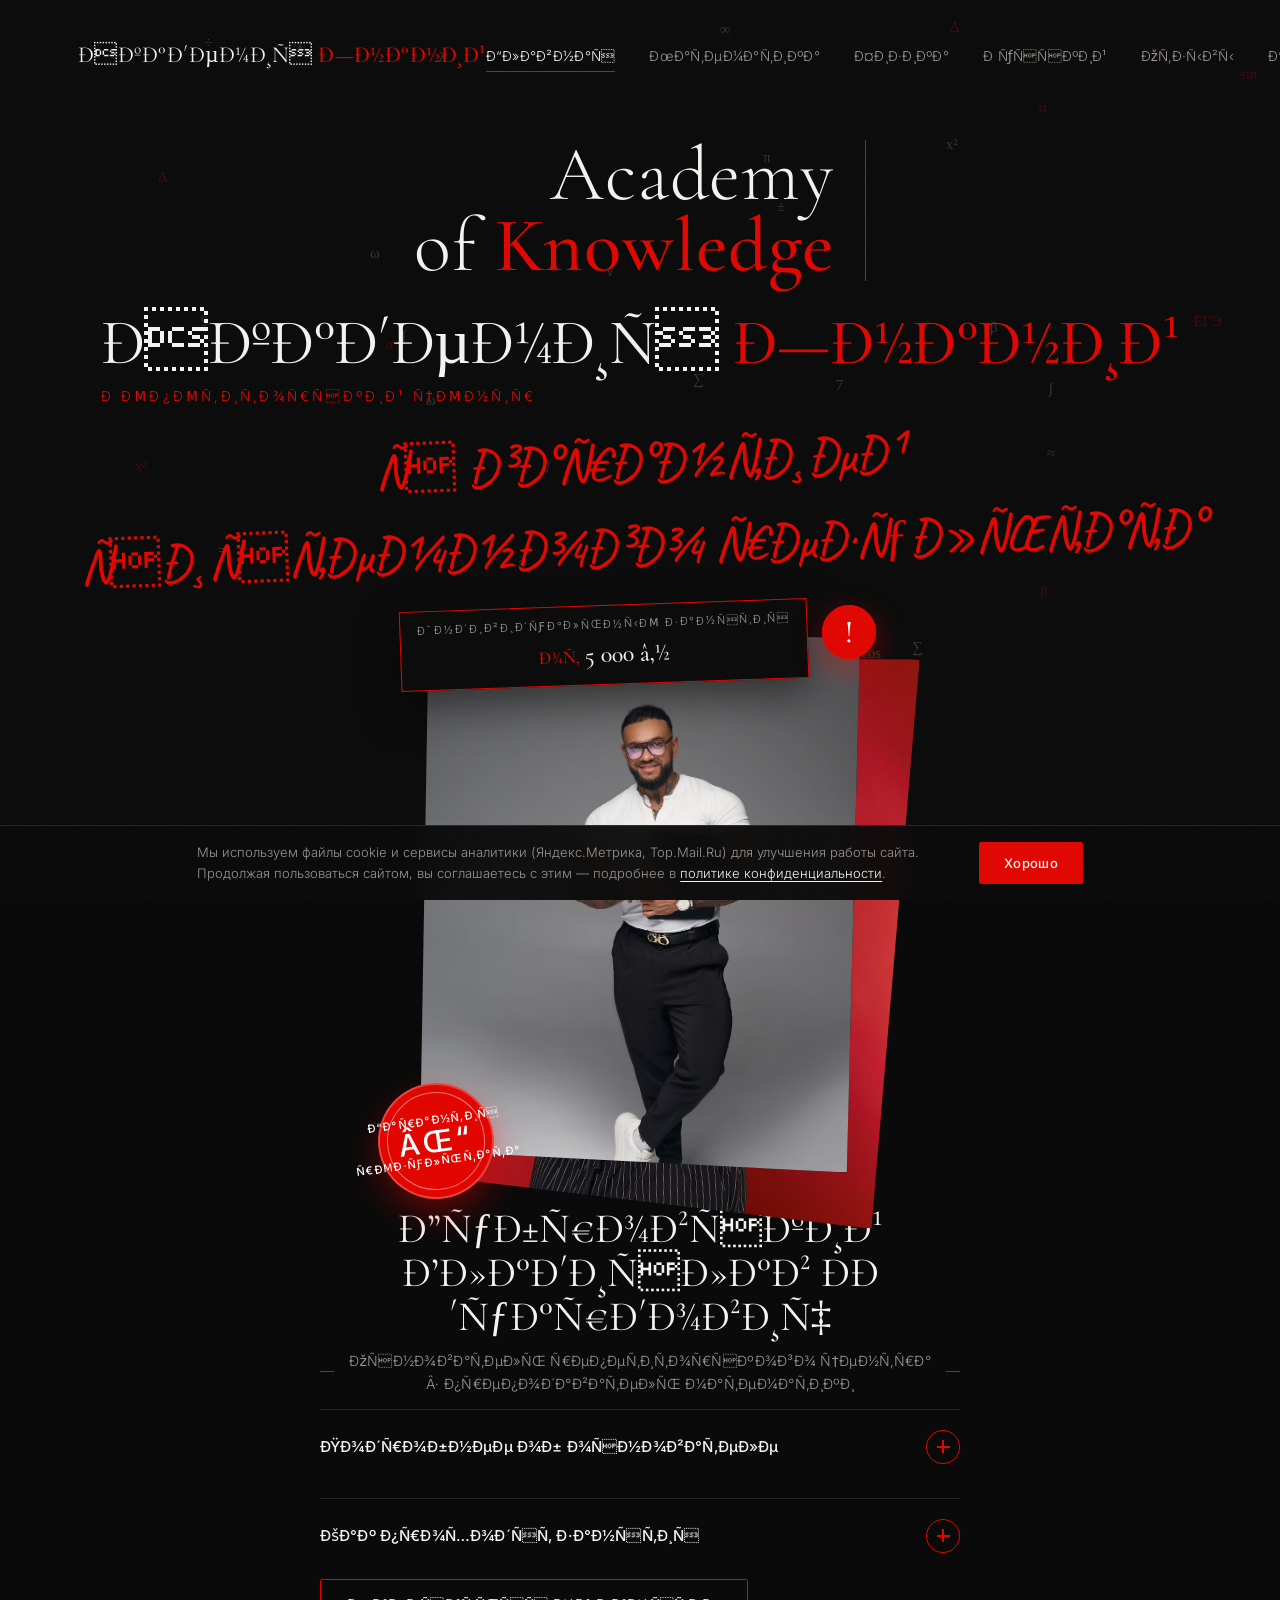
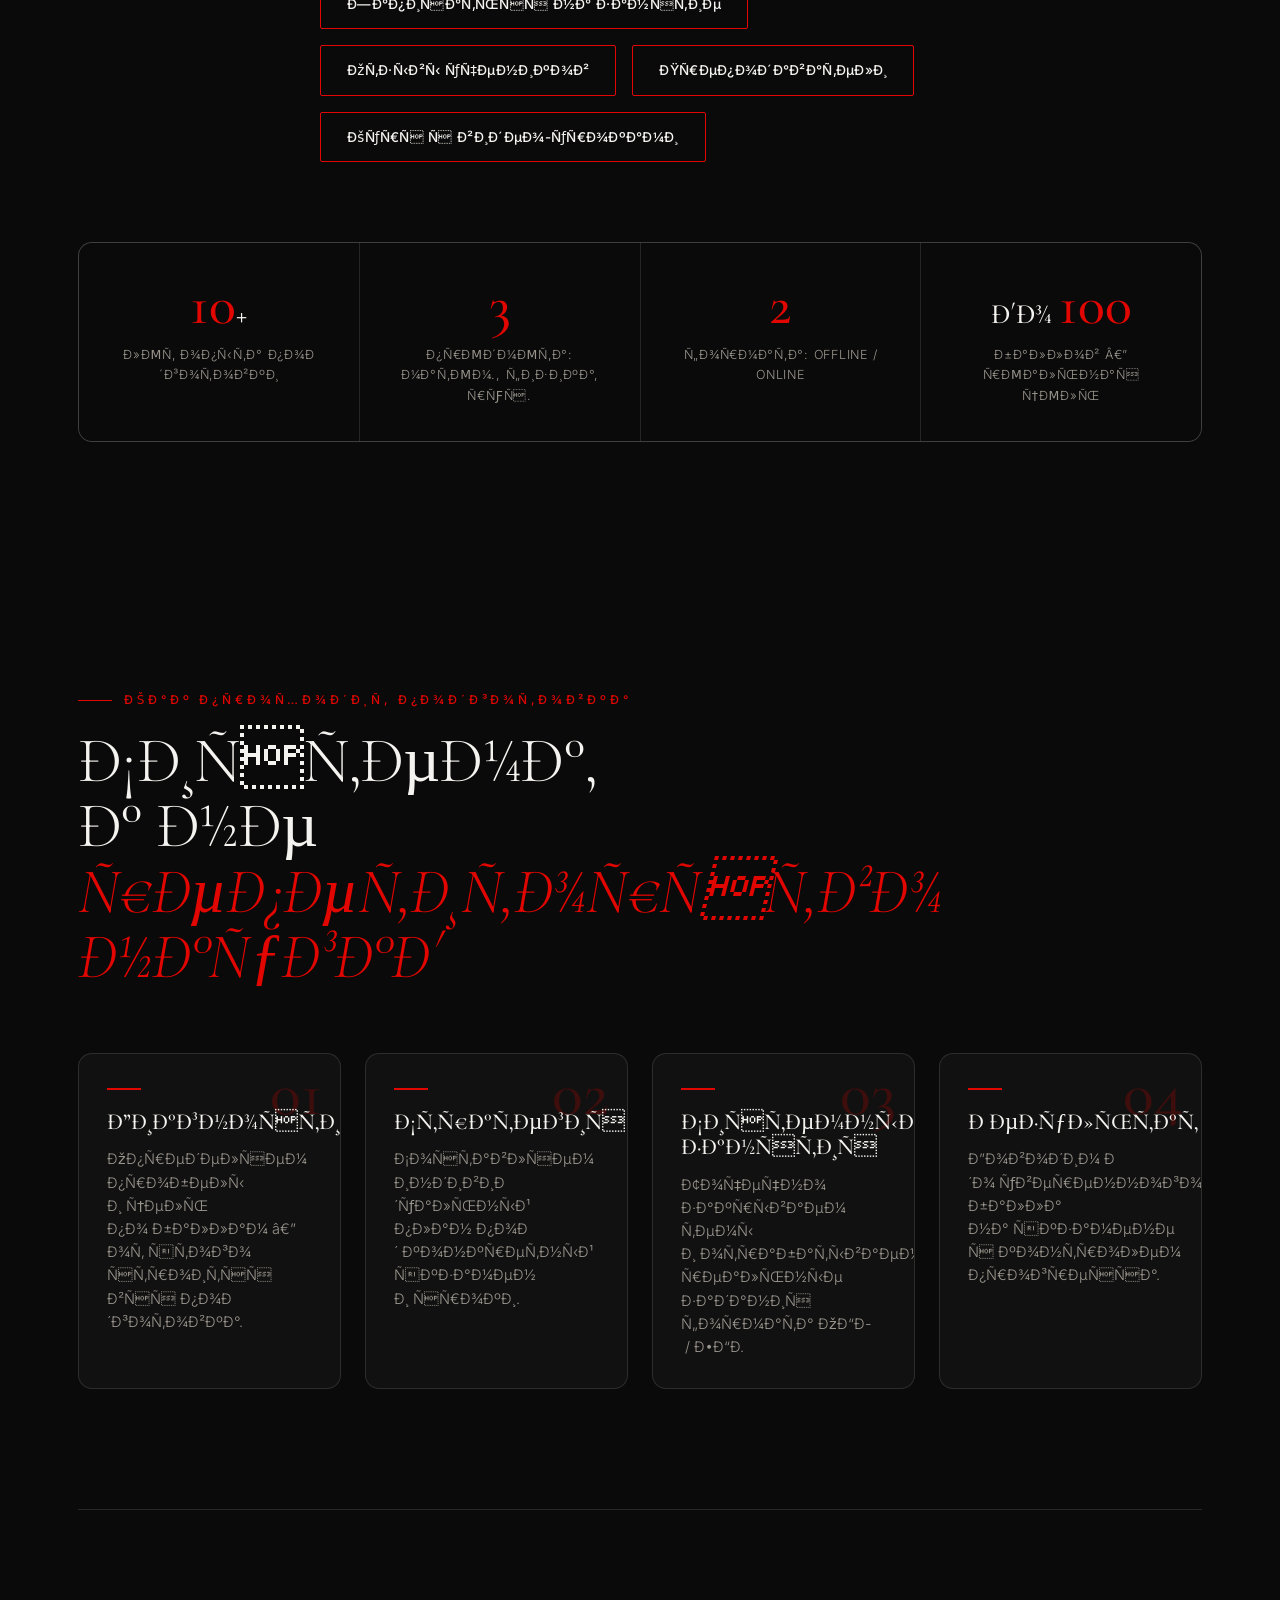
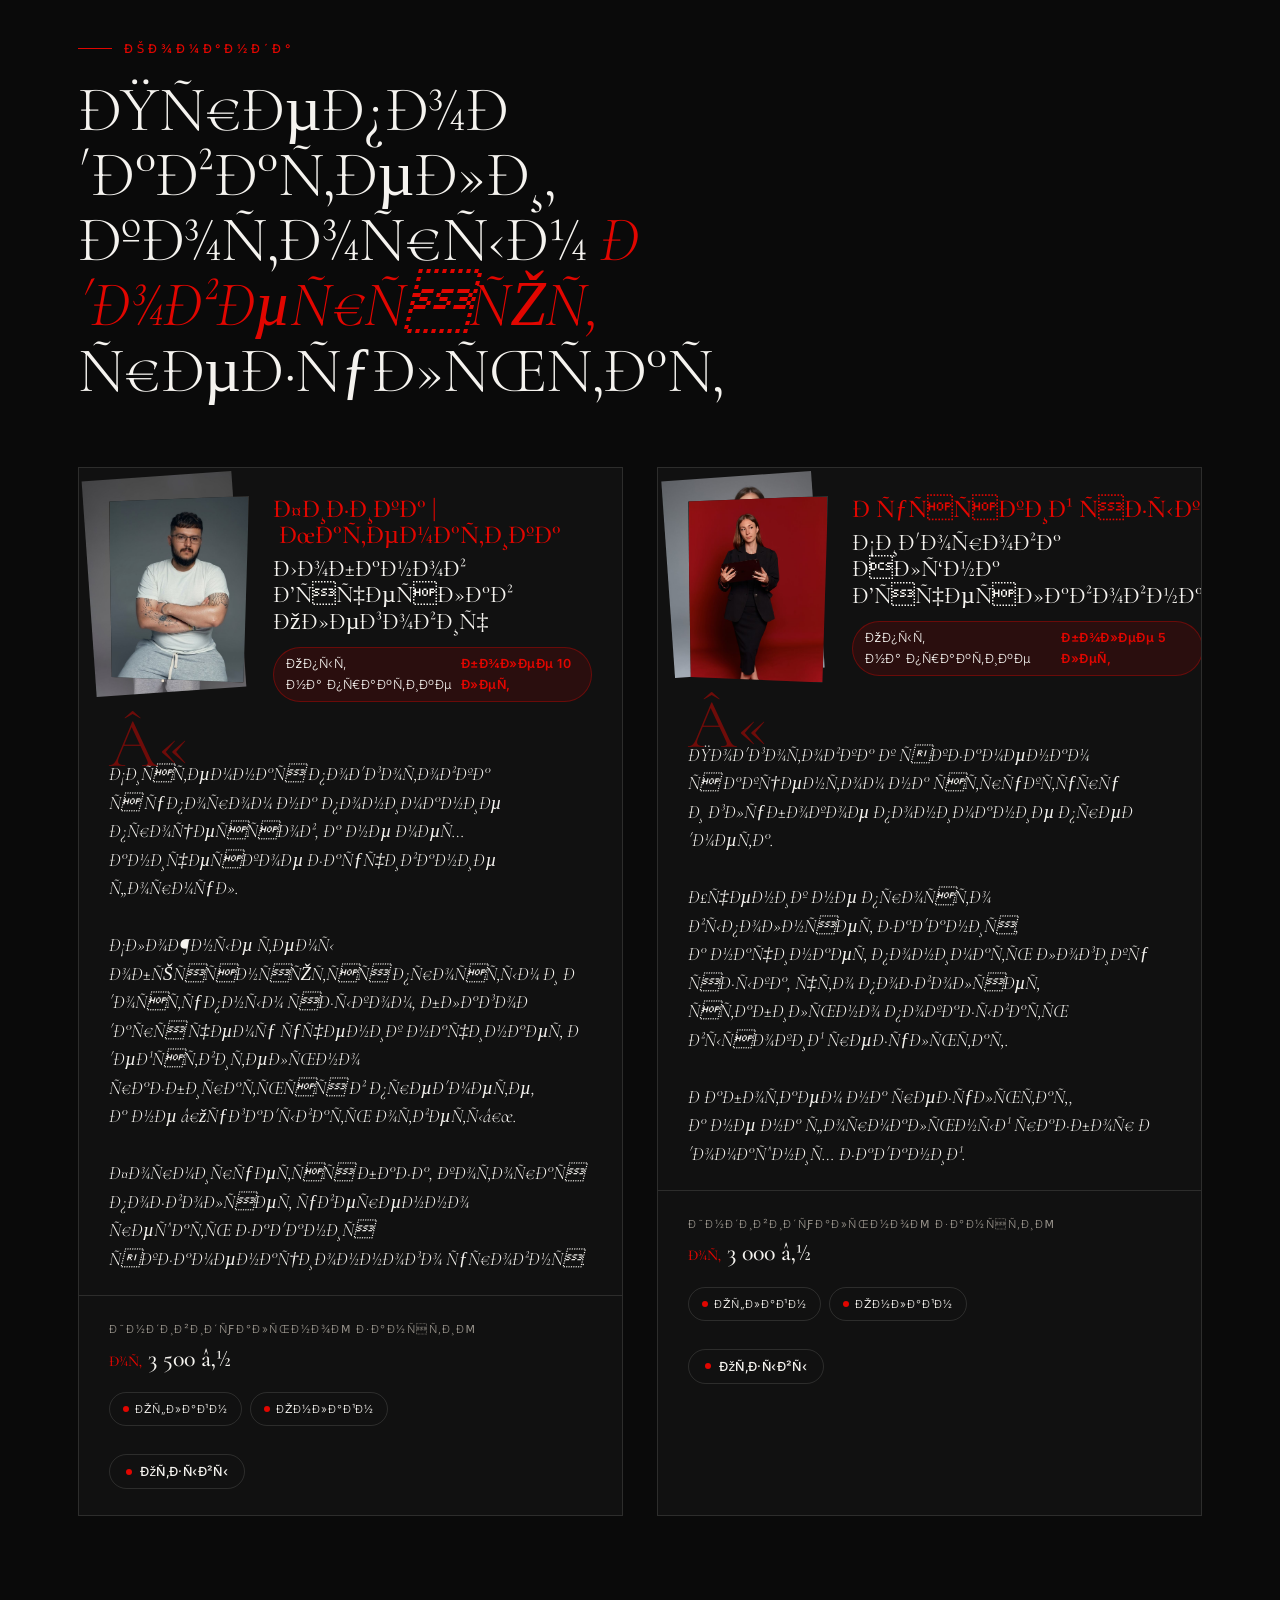
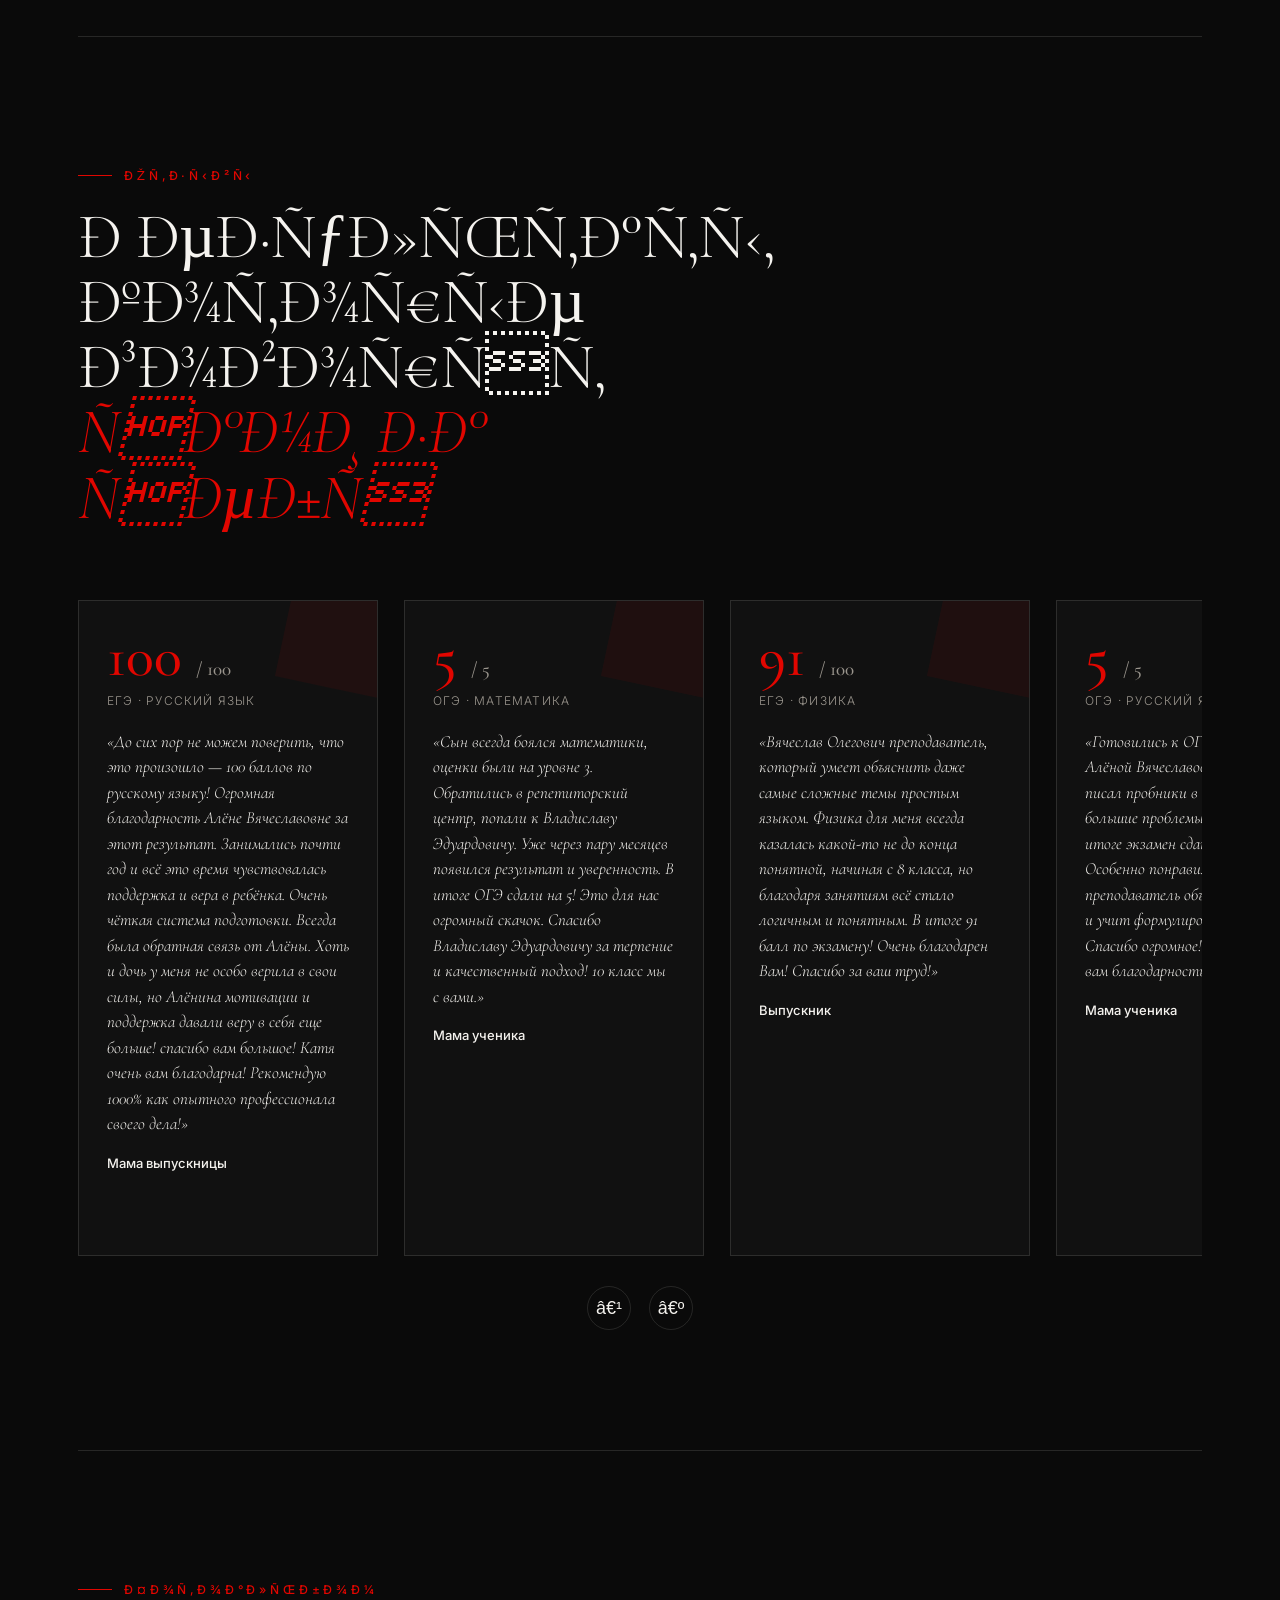
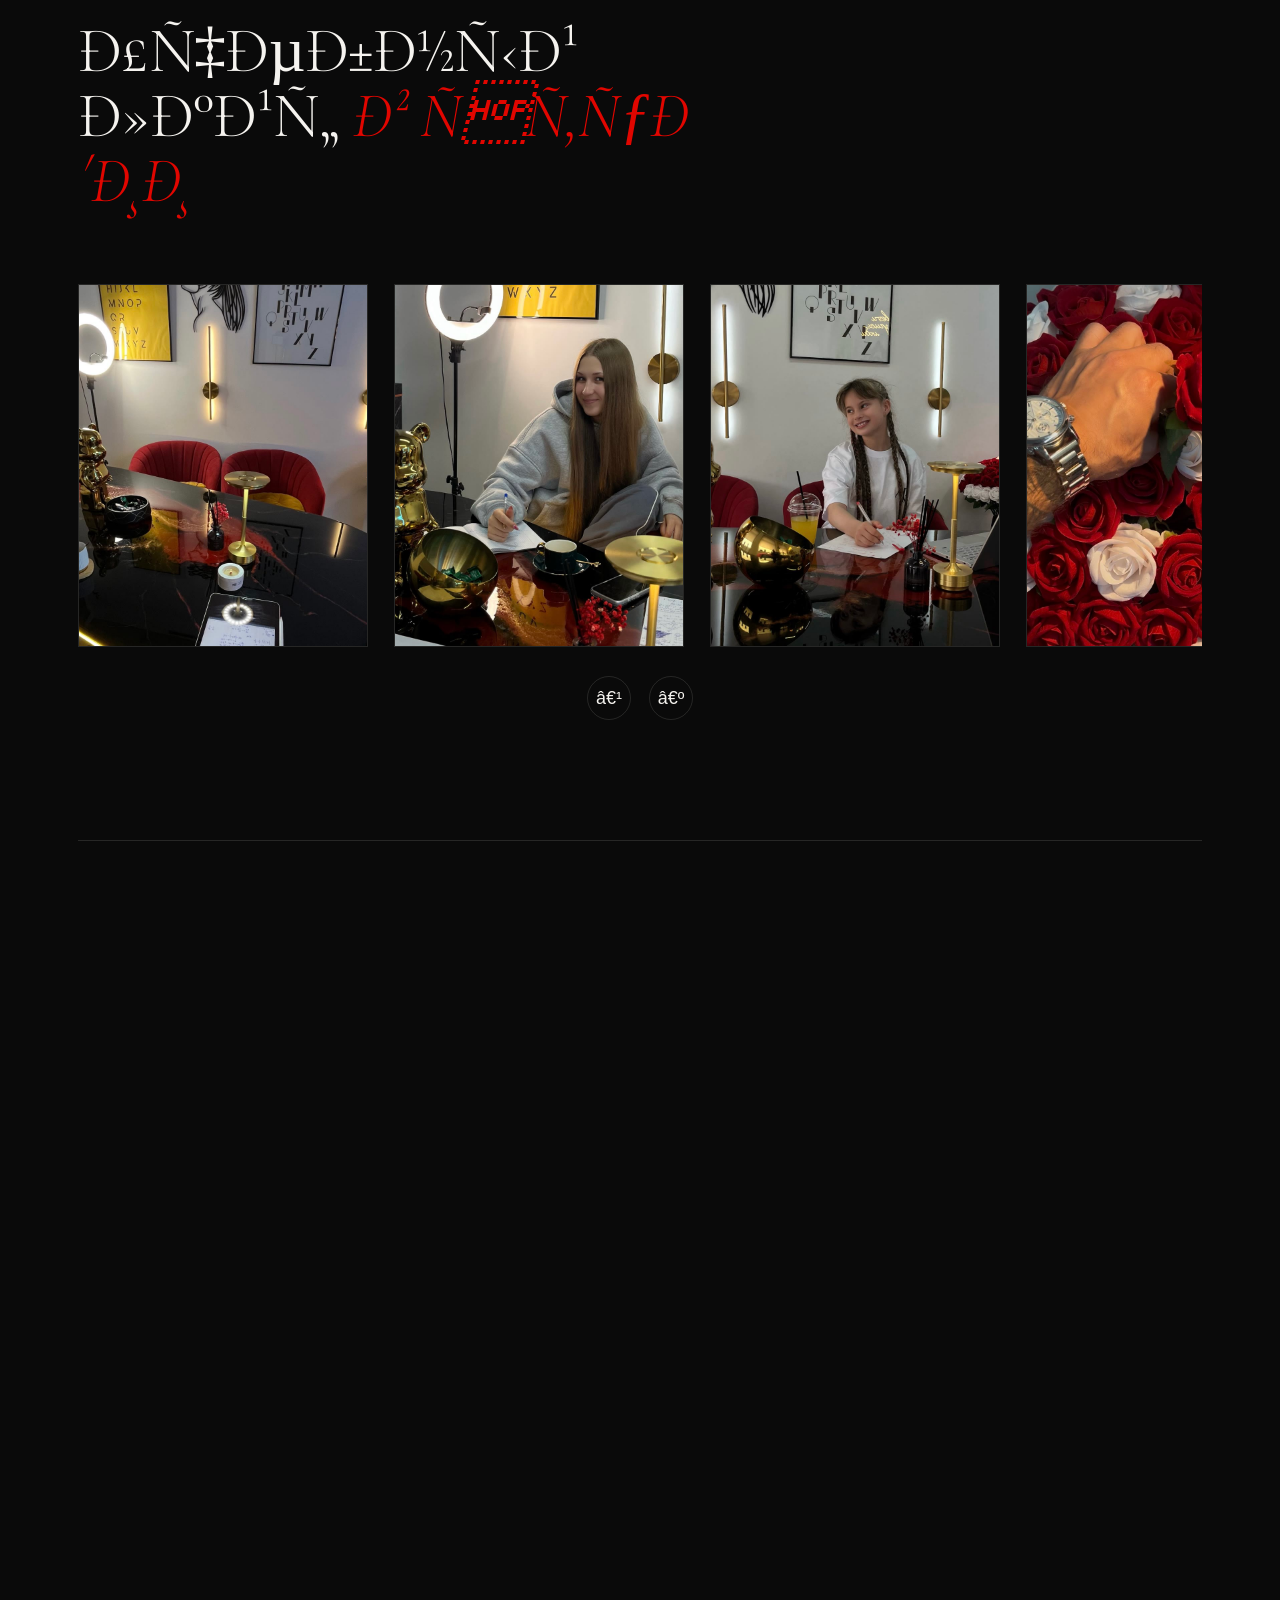
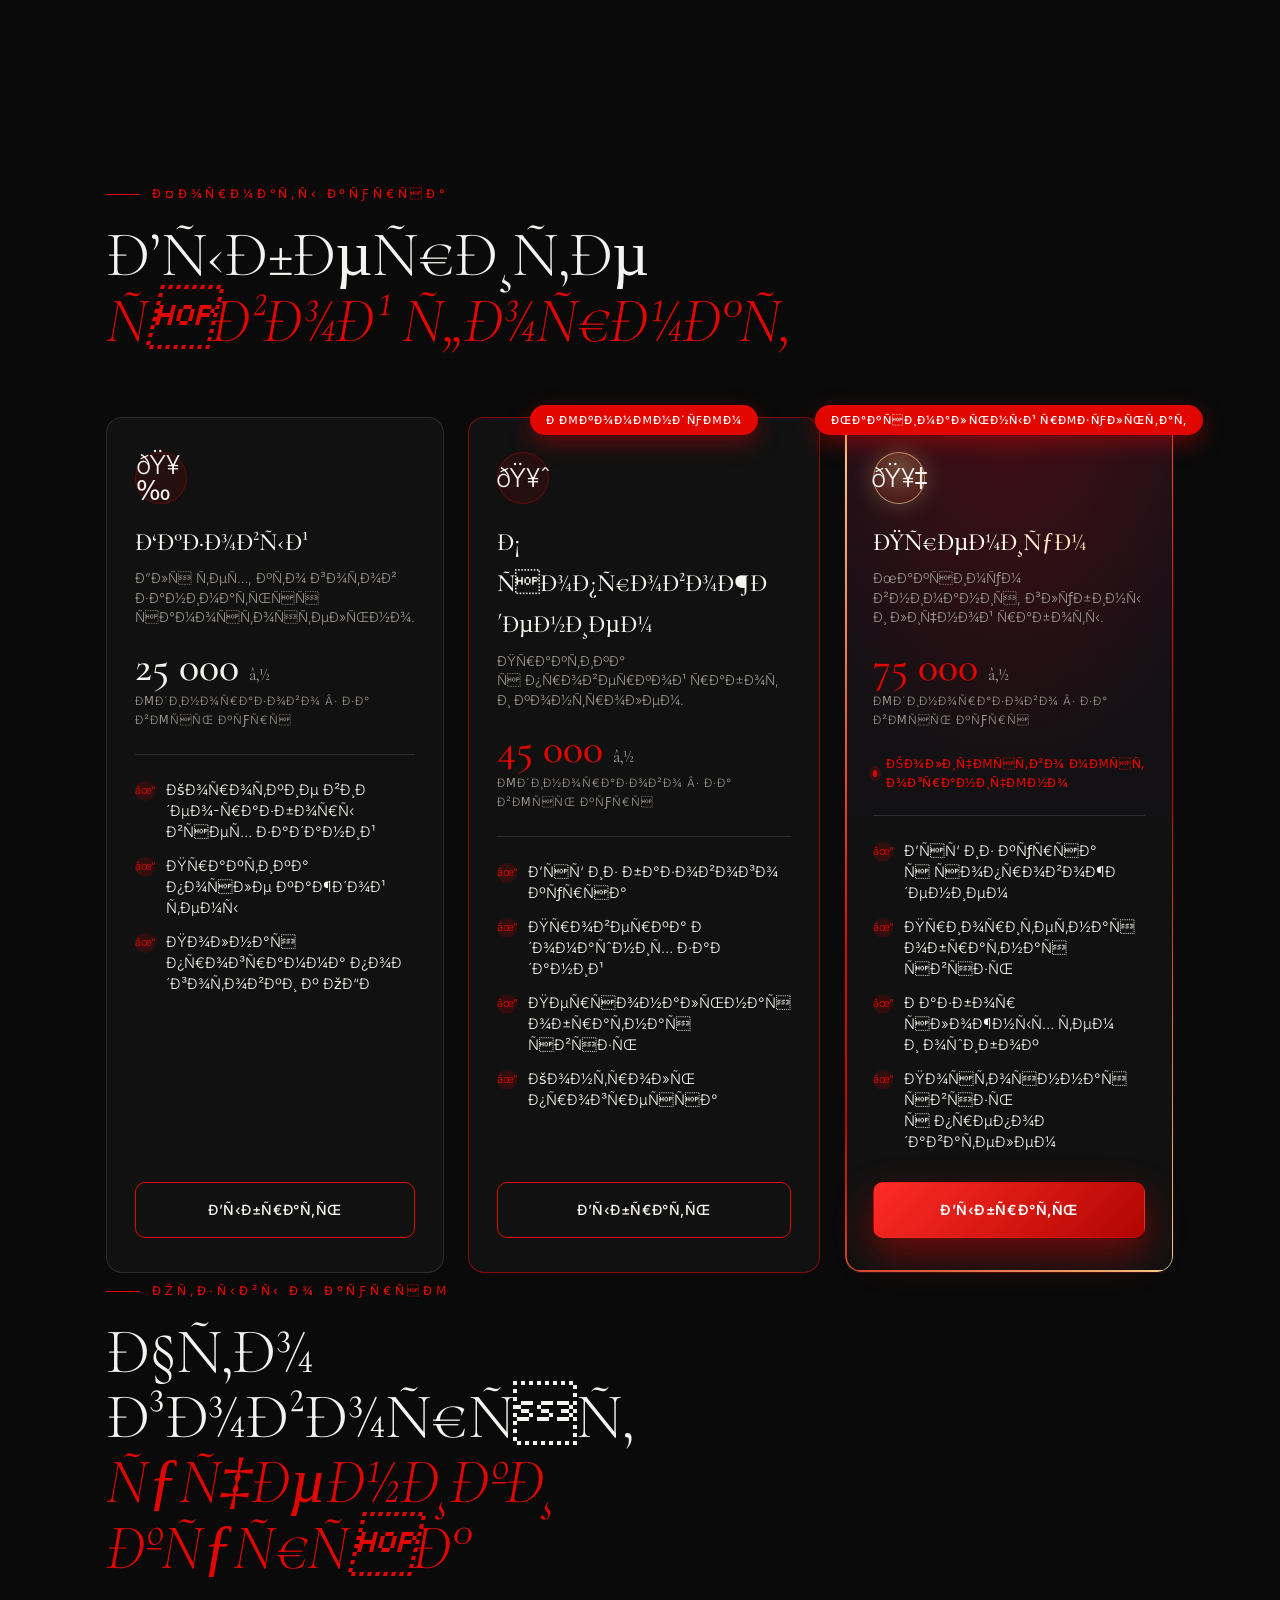
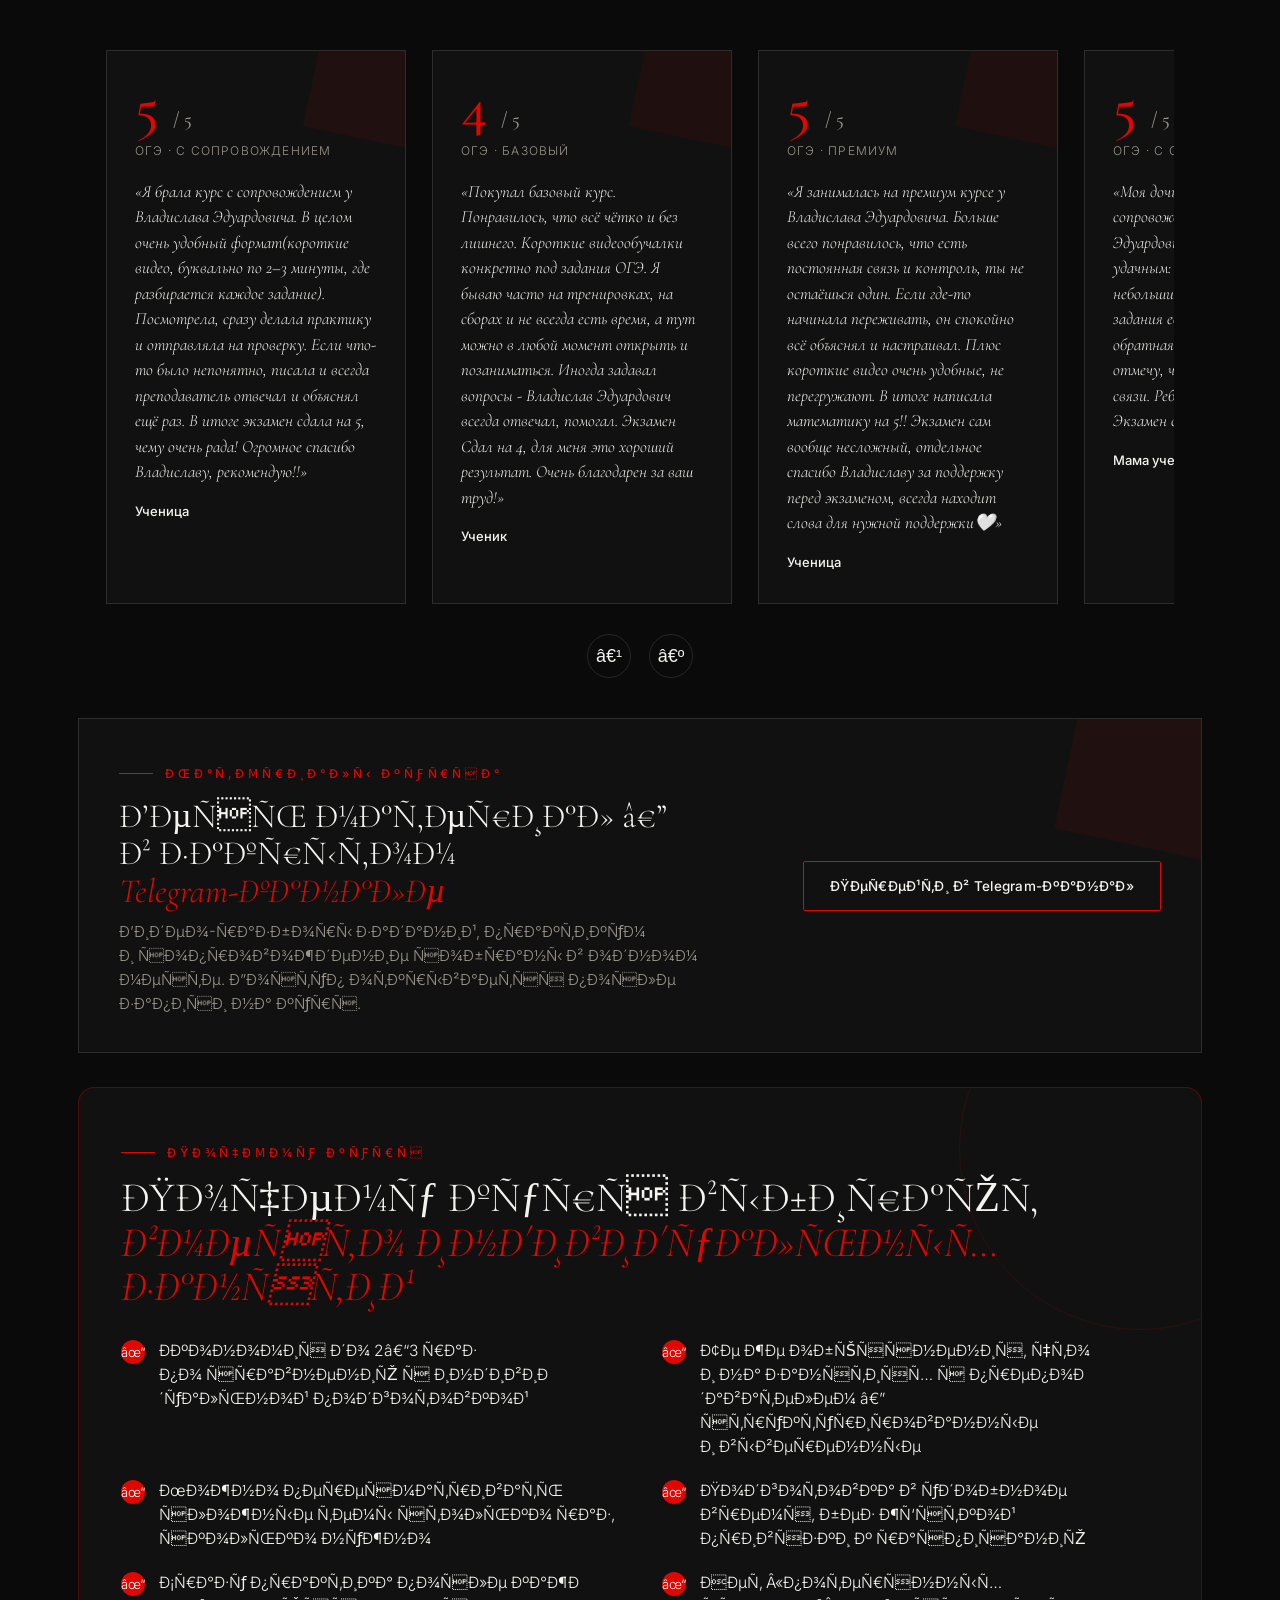
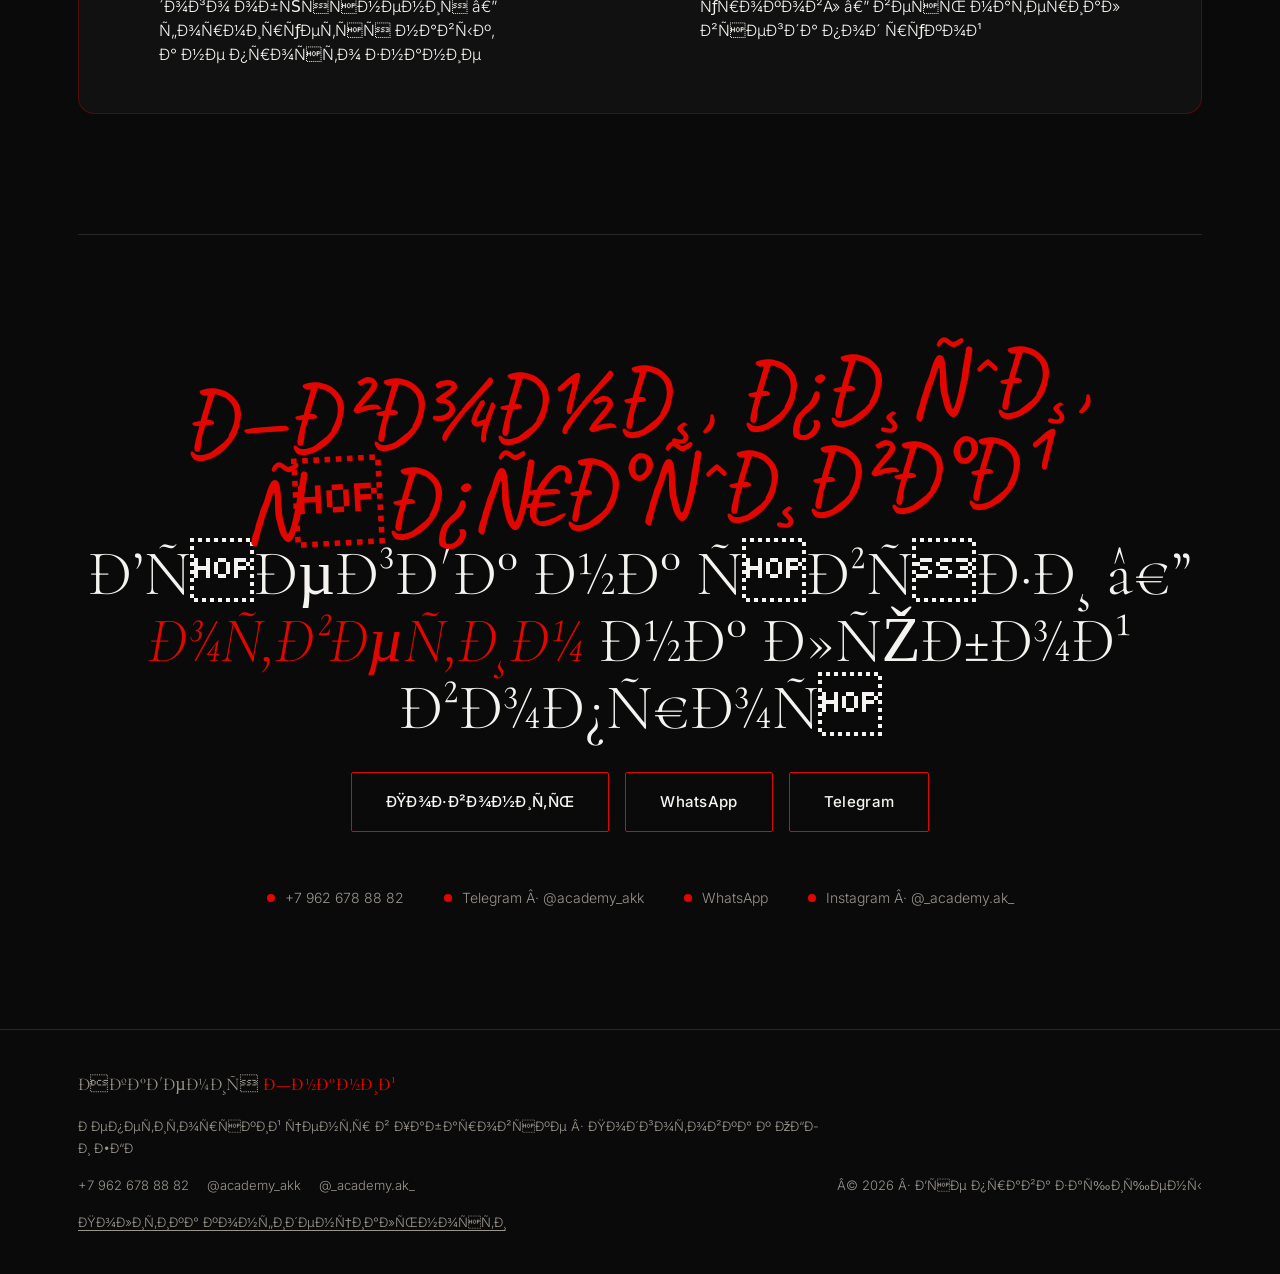
<file: index.html>
<!DOCTYPE html>
<html lang="ru">
<head>
<!-- Yandex.Metrika counter -->
<script type="text/javascript">
    (function(m,e,t,r,i,k,a){
        m[i]=m[i]||function(){(m[i].a=m[i].a||[]).push(arguments)};
        m[i].l=1*new Date();
        for (var j = 0; j < document.scripts.length; j++) {if (document.scripts[j].src === r) { return; }}
        k=e.createElement(t),a=e.getElementsByTagName(t)[0],k.async=1,k.src=r,a.parentNode.insertBefore(k,a)
    })(window, document,'script','https://mc.yandex.ru/metrika/tag.js?id=111243476', 'ym');

    ym(111243476, 'init', {ssr:true, webvisor:true, clickmap:true, ecommerce:"dataLayer", referrer: document.referrer, url: location.href, accurateTrackBounce:true, trackLinks:true});
</script>
<noscript><div><img src="https://mc.yandex.ru/watch/111243476" style="position:absolute; left:-9999px;" alt="" /></div></noscript>
<!-- /Yandex.Metrika counter -->

<!-- Top.Mail.Ru counter -->
<script type="text/javascript">
var _tmr = window._tmr || (window._tmr = []);
_tmr.push({id: "3786898", type: "pageView", start: (new Date()).getTime()});
(function (d, w, id) {
if (d.getElementById(id)) return;
var ts = d.createElement("script"); ts.type = "text/javascript"; ts.async = true; ts.id = id;
ts.src = "https://top-fwz1.mail.ru/js/code.js";
var f = function () {var s = d.getElementsByTagName("script")[0]; s.parentNode.insertBefore(ts, s);};
if (w.opera == "[object Opera]") { d.addEventListener("DOMContentLoaded", f, false); } else { f(); }
})(document, window, "tmr-code");
</script>
<noscript><div><img src="https://top-fwz1.mail.ru/counter?id=3786898;js=na" style="position:absolute;left:-9999px;" alt="Top.Mail.Ru" /></div></noscript>
<!-- /Top.Mail.Ru counter -->
<meta charset="UTF-8">
<meta name="viewport" content="width=device-width, initial-scale=1.0">
<title>Подготовка к ОГЭ и ЕГЭ в Хабаровске — репетиторский центр «Академия Знаний»</title>
<meta name="description" content="Репетиторский центр «Академия Знаний» в Хабаровске: подготовка к ОГЭ и ЕГЭ по математике, физике и русскому языку с гарантией системного результата. Индивидуальные занятия от 3 000 ₽ или курс с видео-уроками. Записывайтесь.">
<meta name="keywords" content="репетитор Хабаровск, подготовка к ОГЭ Хабаровск, подготовка к ЕГЭ Хабаровск, репетитор по математике Хабаровск, репетитор по физике Хабаровск, репетитор по русскому языку Хабаровск, репетиторский центр Хабаровск, подготовка к экзаменам, ОГЭ, ЕГЭ, онлайн репетитор">
<meta name="robots" content="index, follow, max-image-preview:large">
<meta name="theme-color" content="#0a0a0a">
<meta name="geo.region" content="RU-KHA">
<meta name="geo.placename" content="Хабаровск">
<meta name="geo.position" content="48.4802;135.0719">
<meta name="ICBM" content="48.4802, 135.0719">
<link rel="canonical" href="https://www.academyschool.pro/">
<link rel="icon" type="image/svg+xml" href="/favicon.svg">
<link rel="icon" type="image/png" sizes="32x32" href="/favicon-32.png">
<link rel="icon" type="image/png" sizes="192x192" href="/favicon-192.png">
<link rel="apple-touch-icon" href="/apple-touch-icon.png">
<link rel="shortcut icon" href="/favicon.ico">
<meta property="og:type" content="website">
<meta property="og:site_name" content="Академия Знаний">
<meta property="og:title" content="Академия Знаний — подготовка к ОГЭ и ЕГЭ в Хабаровске">
<meta property="og:description" content="Репетиторский центр в Хабаровске с гарантией системного результата. Офлайн и онлайн. Записывайтесь на занятия.">
<meta property="og:url" content="https://www.academyschool.pro/">
<meta property="og:image" content="https://www.academyschool.pro/og-image.png">
<meta property="og:image:width" content="1200">
<meta property="og:image:height" content="630">
<meta property="og:locale" content="ru_RU">
<meta name="twitter:card" content="summary_large_image">
<meta name="twitter:title" content="Академия Знаний — подготовка к ОГЭ и ЕГЭ в Хабаровске">
<meta name="twitter:description" content="Репетиторский центр в Хабаровске с гарантией системного результата. Офлайн и онлайн. Записывайтесь на занятия.">
<meta name="twitter:image" content="https://www.academyschool.pro/og-image.png">
<link rel="preload" href="/fonts/co3bmX5slCNuHLi8bLeY9MK7whWMhyjYrXtKgS4.woff2" as="font" type="font/woff2" crossorigin>
<link rel="preload" href="/fonts/UcC73FwrK3iLTeHuS_nVMrMxCp50SjIa0ZL7SUc.woff2" as="font" type="font/woff2" crossorigin>
<link rel="stylesheet" href="/assets/styles.css">
<script type="application/ld+json">
{
  "@context": "https://schema.org",
  "@type": ["EducationalOrganization", "LocalBusiness"],
  "@id": "https://www.academyschool.pro/#org",
  "name": "Академия Знаний",
  "description": "Репетиторский центр. Подготовка к ОГЭ и ЕГЭ по математике, физике и русскому языку с гарантией системного результата. Офлайн и онлайн.",
  "url": "https://www.academyschool.pro/",
  "image": "https://www.academyschool.pro/og-image.png",
  "logo": "https://www.academyschool.pro/favicon-192.png",
  "priceRange": "от 3 000 ₽ до 75 000 ₽",
  "telephone": "+79626788882",
  "sameAs": [
    "https://www.instagram.com/_academy.ak_",
    "https://t.me/academy_akk"
  ],
  "founder": {
    "@type": "Person",
    "name": "Дубровский Владислав Эдуардович",
    "jobTitle": "Основатель, преподаватель математики"
  },
  "contactPoint": {
    "@type": "ContactPoint",
    "telephone": "+79626788882",
    "contactType": "customer service",
    "availableLanguage": "Russian"
  },
  "address": {
    "@type": "PostalAddress",
    "streetAddress": "ул. Льва Толстого, 12",
    "addressLocality": "Хабаровск",
    "addressRegion": "Хабаровский край",
    "addressCountry": "RU"
  },
  "geo": { "@type": "GeoCoordinates", "latitude": 48.4802, "longitude": 135.0719 },
  "areaServed": [
    { "@type": "City", "name": "Хабаровск" },
    { "@type": "Country", "name": "Россия (онлайн)" }
  ],
  "knowsAbout": ["Подготовка к ОГЭ", "Подготовка к ЕГЭ", "Математика", "Физика", "Русский язык"],
  "hasOfferCatalog": {
    "@type": "OfferCatalog",
    "name": "Услуги подготовки к экзаменам",
    "itemListElement": [
      { "@type": "Offer", "itemOffered": { "@type": "Service", "name": "Индивидуальные занятия по математике (ОГЭ/ЕГЭ)" }, "priceCurrency": "RUB", "price": "5000" },
      { "@type": "Offer", "itemOffered": { "@type": "Service", "name": "Индивидуальные занятия по физике (ОГЭ/ЕГЭ)" }, "priceCurrency": "RUB", "price": "3500" },
      { "@type": "Offer", "itemOffered": { "@type": "Service", "name": "Индивидуальные занятия по русскому языку (ОГЭ/ЕГЭ)" }, "priceCurrency": "RUB", "price": "3000" },
      { "@type": "Offer", "itemOffered": { "@type": "Course", "name": "Видеокурс подготовки к ОГЭ по математике" }, "priceCurrency": "RUB", "price": "25000" }
    ]
  }
}
</script>
<script type="application/ld+json">
{
  "@context": "https://schema.org",
  "@graph": [
    { "@type": "Person", "name": "Дубровский Владислав Эдуардович", "jobTitle": "Основатель, преподаватель математики", "image": "https://www.academyschool.pro/team/founder2.jpg", "worksFor": { "@id": "https://www.academyschool.pro/#org" }, "knowsAbout": ["Подготовка к ОГЭ по математике", "Подготовка к ЕГЭ по математике", "Математика"] },
    { "@type": "Person", "name": "Лобанов Вячеслав Олегович", "jobTitle": "Преподаватель физики и математики", "image": "https://www.academyschool.pro/team/lobanov.jpg", "worksFor": { "@id": "https://www.academyschool.pro/#org" }, "knowsAbout": ["Физика", "Математика", "Подготовка к ОГЭ и ЕГЭ по физике"] },
    { "@type": "Person", "name": "Сидорова Алёна Вячеславовна", "jobTitle": "Преподаватель русского языка", "image": "https://www.academyschool.pro/team/alena.jpg", "worksFor": { "@id": "https://www.academyschool.pro/#org" }, "knowsAbout": ["Русский язык", "Подготовка к ОГЭ и ЕГЭ по русскому языку"] },
    {
      "@type": "Course",
      "name": "Курс подготовки к ОГЭ по математике",
      "description": "Премиальная система подготовки к ОГЭ по математике: короткие видео-разборы заданий, практика, персональная обратная связь и контроль результата. Форматы: базовый, с сопровождением, премиум.",
      "image": "https://www.academyschool.pro/team/course.jpg",
      "provider": { "@id": "https://www.academyschool.pro/#org" },
      "inLanguage": "ru",
      "hasCourseInstance": { "@type": "CourseInstance", "courseMode": ["online", "onsite"], "location": { "@type": "Place", "name": "Хабаровск" } },
      "offers": [
        { "@type": "Offer", "name": "Базовый", "price": "25000", "priceCurrency": "RUB" },
        { "@type": "Offer", "name": "С сопровождением", "price": "45000", "priceCurrency": "RUB" },
        { "@type": "Offer", "name": "Премиум", "price": "75000", "priceCurrency": "RUB" }
      ]
    }
  ]
}
</script>
</head>
<body>
<canvas id="bg-formulas" aria-hidden="true"></canvas>
<div id="progress" class="progress" aria-hidden="true"></div>
<p class="sr-only">Академия Знаний — репетиторский центр в Хабаровске: подготовка к ОГЭ и ЕГЭ по математике, физике и русскому языку. Занятия офлайн в Хабаровске и онлайн с гарантией результата.</p>
<header id="head">
  <div class="wrap nav">
    <a class="brand" href="/">Академия <b>Знаний</b></a>
    <nav class="nav-links" aria-label="Основная навигация">
      <a href="/" class="active">Главная</a>
      <a href="/podgotovka-oge-matematika/">Математика</a>
      <a href="/repetitor-fizika-habarovsk/">Физика</a>
      <a href="/repetitor-russkiy-habarovsk/">Русский</a>
      <a href="/otzyvy/">Отзывы</a>
      <a href="/blog/">Блог</a>
      <a href="/kontakty/">Контакты</a>
    </nav>
    <button class="burger" id="burger" type="button" aria-label="Меню" aria-expanded="false"><span></span><span></span><span></span></button>
    <a href="/kontakty/" class="btn nav-cta">Записаться <span aria-hidden="true">&rarr;</span></a>
  </div>
</header>
<section class="hero" id="top">
  <div class="wrap hero-center">
      <div class="namemark">
        <div class="en">Academy<br>of <b>Knowledge</b></div>
        <div class="vline" aria-hidden="true"></div>
        <div class="ru">
          <h1 class="ru-name">Академия <b>Знаний</b><span class="sr-only">&nbsp;— репетиторский центр в&nbsp;Хабаровске: подготовка к&nbsp;ОГЭ и&nbsp;ЕГЭ по&nbsp;математике, физике и&nbsp;русскому языку. Занятия офлайн в&nbsp;Хабаровске и&nbsp;онлайн с&nbsp;гарантией результата.</span></h1>
          <div class="ru-sub">Репетиторский центр</div>
        </div>
      </div>
      <div class="lead-script">с гарантией системного результата</div>

      <div class="founder-hero">
        <div class="cutout" style="display:block">
          <div class="plate hero-plate" style="background-image:url(/team/founder.jpg)"></div>
          <div class="price-badge"><span>Индивидуальные занятия</span><b><em>от</em>&nbsp;5&nbsp;000&nbsp;₽</b></div>
          <div class="seal" role="img" aria-label="Гарантия системного результата"><span>Гарантия</span><span class="seal-big" aria-hidden="true">✓</span><span>результата</span></div>
          <button class="excl" data-opens="founder-text1" aria-label="Подробнее — текст 1">!</button>
          <figure class="photo hero-photo" data-shots="founder" aria-label="Открыть фото основателя на весь экран">
            <img src="/team/founder2.jpg" width="1000" height="1431" alt="Дубровский Владислав Эдуардович — основатель репетиторского центра «Академия Знаний»" style="object-position:top">
          </figure>
        </div>
      </div>

      <div class="founder-name2">
        <div class="nm">Дубровский Владислав Эдуардович</div>
        <div class="role">Основатель репетиторского центра · преподаватель математики</div>

        <div class="reveal-block" data-reveal>
          <button class="reveal-trigger" aria-expanded="false">Подробнее об&nbsp;основателе <span class="ic" aria-hidden="true"></span></button>
          <div class="reveal-body"><div class="reveal-inner">
            Более 10&nbsp;лет я&nbsp;готовлю учеников к&nbsp;экзаменам и&nbsp;выстраиваю системную подготовку, которая даёт результат даже тем, кто начинал с&nbsp;нуля.<br><br>
            Моя задача&nbsp;— не&nbsp;просто объяснить тему, а&nbsp;довести ученика до&nbsp;уверенного результата на&nbsp;экзамене.<br><br>
            Сегодня вокруг меня сформирована команда преподавателей по&nbsp;ключевым предметам, что позволяет закрывать основные запросы учеников в&nbsp;рамках одной системы подготовки.
          </div></div>
        </div>

        <div class="reveal-block" id="founder-text1" data-reveal>
          <button class="reveal-trigger" aria-expanded="false">Как проходят занятия <span class="ic" aria-hidden="true"></span></button>
          <div class="reveal-body"><div class="reveal-inner">
            Индивидуальная работа с&nbsp;полным погружением в&nbsp;результат ученика.<br><br>
            Мы&nbsp;не&nbsp;просто «проходим темы»&nbsp;— выстраиваем стратегию подготовки под конкретную цель: закрываем пробелы, систематизируем знания и&nbsp;доводим до&nbsp;уверенного результата на&nbsp;экзамене.<br><br>
            Каждое занятие&nbsp;— это точечная работа над слабыми местами и&nbsp;контроль прогресса.<br><br>
            Формат подойдёт тем, кто хочет максимальный результат в&nbsp;кратчайшие сроки и&nbsp;готов работать на&nbsp;высокий балл.
          </div></div>
        </div>

        <div class="hero-cta founder-actions">
          <a href="/kontakty/" class="btn">Записаться на&nbsp;занятие</a>
          <button class="btn" type="button" data-shots="math">Отзывы учеников</button>
          <a href="#teachers" class="btn">Преподаватели</a>
          <a href="#course" class="btn">Курс с&nbsp;видео-уроками</a>
        </div>
      </div>
  </div>
</section><section id="stats" style="padding-top:0">
  <div class="wrap">
    <div class="stats ro">
      <div class="stat"><div class="num" data-count="10"><span class="cv">0</span><em>+</em></div><div class="lab">лет опыта подготовки</div></div>
      <div class="stat"><div class="num" data-count="3"><span class="cv">0</span></div><div class="lab">предмета: матем., физика, рус.</div></div>
      <div class="stat"><div class="num" data-count="2"><span class="cv">0</span></div><div class="lab">формата: offline / online</div></div>
      <div class="stat"><div class="num" data-count="100"><em>до </em><span class="cv">0</span></div><div class="lab">баллов — реальная цель</div></div>
    </div>
  </div>
</section><section id="process">
  <div class="wrap">
    <div class="sec-head ro">
      <div class="eyebrow">Как проходит подготовка</div>
      <h2>Система, а&nbsp;не <em>репетиторство наугад</em></h2>
    </div>
    <div class="steps">
      <div class="step ro">
        <span class="n">01</span>
        <div class="bar"></div>
        <h3>Диагностика</h3>
        <p>Определяем пробелы и&nbsp;цель по&nbsp;баллам&nbsp;— от&nbsp;этого строится вся подготовка.</p>
      </div>
      <div class="step ro d1">
        <span class="n">02</span>
        <div class="bar"></div>
        <h3>Стратегия</h3>
        <p>Составляем индивидуальный план под&nbsp;конкретный экзамен и&nbsp;сроки.</p>
      </div>
      <div class="step ro d2">
        <span class="n">03</span>
        <div class="bar"></div>
        <h3>Системные занятия</h3>
        <p>Точечно закрываем темы и&nbsp;отрабатываем реальные задания формата ОГЭ&nbsp;/&nbsp;ЕГЭ.</p>
      </div>
      <div class="step ro d3">
        <span class="n">04</span>
        <div class="bar"></div>
        <h3>Результат</h3>
        <p>Доводим до&nbsp;уверенного балла на&nbsp;экзамене с&nbsp;контролем прогресса.</p>
      </div>
    </div>
  </div>
</section>
<div class="wrap"><div class="divider"></div></div><section id="teachers">
  <div class="wrap">
    <div class="sec-head ro">
      <div class="eyebrow">Команда</div>
      <h2>Преподаватели, которым <em>доверяют</em> результат</h2>
    </div>
    <div class="teachers">
      <article class="t-card ro">
        <div class="t-card-top">
          <div class="cutout" style="display:block">
            <div class="plate t-plate" style="background-image:url(/team/lobanov-2.jpg)"></div>
            <figure class="photo t-photo" data-shots="lobanov" aria-label="Открыть фото преподавателя на весь экран">
              <img src="/team/lobanov.jpg" width="800" height="1201" alt="Лобанов Вячеслав Олегович — преподаватель физики и математики" loading="lazy">
            </figure>
          </div>
          <div class="t-meta">
            <div class="subj">Физика&nbsp;|&nbsp;Математика</div>
            <h3>Лобанов<br>Вячеслав Олегович</h3>
            <span class="t-exp">Опыт на&nbsp;практике <b>более 10 лет</b></span>
          </div>
        </div>
        <div class="t-quote">
          <span class="mark" aria-hidden="true">«</span>
          <p>Системная подготовка с&nbsp;упором на&nbsp;понимание процессов, а&nbsp;не&nbsp;механическое заучивание формул.<br><br>
          Сложные темы объясняются простым и&nbsp;доступным языком, благодаря чему ученик начинает действительно разбираться в&nbsp;предмете, а&nbsp;не&nbsp;„угадывать ответы“.<br><br>
          Формируется база, которая позволяет уверенно решать задания экзаменационного уровня.</p>
        </div>
        <div class="t-foot">
          <div class="t-price"><span>Индивидуальное занятие</span><b><em>от</em>&nbsp;3&nbsp;500&nbsp;₽</b></div>
          <div class="fmt"><span><i aria-hidden="true"></i>Офлайн</span><span><i aria-hidden="true"></i>Онлайн</span></div>
        </div>
        <div class="t-revrow" style="padding:0 30px 26px"><button class="btn-rev" data-shots="physics" type="button"><i aria-hidden="true"></i>Отзывы</button></div>
      </article>
      <article class="t-card ro d1">
        <div class="t-card-top">
          <div class="cutout" style="display:block">
            <div class="plate t-plate" style="background-image:url(/team/alena-2.jpg)"></div>
            <figure class="photo t-photo" data-shots="alena" aria-label="Открыть фото преподавателя на весь экран">
              <img src="/team/alena.jpg" width="800" height="1200" alt="Сидорова Алёна Вячеславовна — преподаватель русского языка" loading="lazy">
            </figure>
          </div>
          <div class="t-meta">
            <div class="subj">Русский язык</div>
            <h3>Сидорова<br>Алёна Вячеславовна</h3>
            <span class="t-exp">Опыт на&nbsp;практике <b>более 5 лет</b></span>
          </div>
        </div>
        <div class="t-quote">
          <span class="mark" aria-hidden="true">«</span>
          <p>Подготовка к&nbsp;экзаменам с&nbsp;акцентом на&nbsp;структуру и&nbsp;глубокое понимание предмета.<br><br>
          Ученик не&nbsp;просто выполняет задания, а&nbsp;начинает понимать логику языка, что позволяет стабильно показывать высокий результат.<br><br>
          Работаем на&nbsp;результат, а&nbsp;не&nbsp;на&nbsp;формальный разбор домашних заданий.</p>
        </div>
        <div class="t-foot">
          <div class="t-price"><span>Индивидуальное занятие</span><b><em>от</em>&nbsp;3&nbsp;000&nbsp;₽</b></div>
          <div class="fmt"><span><i aria-hidden="true"></i>Офлайн</span><span><i aria-hidden="true"></i>Онлайн</span></div>
        </div>
        <div class="t-revrow" style="padding:0 30px 26px"><button class="btn-rev" data-shots="russian" type="button"><i aria-hidden="true"></i>Отзывы</button></div>
      </article>
    </div>
  </div>
</section>
<div class="wrap"><div class="divider"></div></div><section id="reviews">
  <div class="wrap">
    <div class="sec-head ro">
      <div class="eyebrow">Отзывы</div>
      <h2>Результаты, которые говорят <em>сами за себя</em></h2>
    </div>
    <div class="rev-carousel ro">
      <div class="rev-viewport"><div class="rev-row" id="revRow"></div></div>
      <div class="rev-rowctrl">
        <button class="rev-arrow" id="rowPrev" type="button" aria-label="Предыдущий">‹</button>
        <button class="rev-arrow" id="rowNext" type="button" aria-label="Следующий">›</button>
      </div>
    </div>
  </div>
</section>
<div class="wrap"><div class="divider"></div></div>
<section id="gallery">
  <div class="wrap">
    <div class="sec-head ro">
      <div class="eyebrow">Фотоальбом</div>
      <h2>Учебный лайф <em>в&nbsp;студии</em></h2>
    </div>
    <div class="rev-carousel ro">
      <div class="rev-viewport"><div class="rev-row g-row" id="galleryRow"></div></div>
      <div class="rev-rowctrl">
        <button class="rev-arrow" id="galPrev" type="button" aria-label="Предыдущее фото">‹</button>
        <button class="rev-arrow" id="galNext" type="button" aria-label="Следующее фото">›</button>
      </div>
    </div>
  </div>
</section>
<div class="wrap"><div class="divider"></div></div><section id="course">
  <div class="wrap">
    <div class="course ro">
      <div class="course-grid">
        <div class="cutout" style="display:block">
          <div class="plate course-plate" style="background-image:url(/team/course-2.jpg)"></div>
          <figure class="photo course-photo" data-shots="course" aria-label="Открыть фото на весь экран">
            <img src="/team/course.jpg" width="1000" height="1500" alt="Дубровский Владислав Эдуардович — курс подготовки к ОГЭ по математике" loading="lazy">
          </figure>
        </div>
        <div class="course-copy">
          <div class="eyebrow">Отдельный формат · не&nbsp;занятия 1:1</div>
          <h3>Курс по&nbsp;подготовке к&nbsp;<em>ОГЭ по&nbsp;математике</em></h3>

          <div class="reveal-block" data-reveal style="border-top:1px solid var(--line)">
            <button class="reveal-trigger" aria-expanded="false">Подробнее о&nbsp;курсе <span class="ic" aria-hidden="true"></span></button>
            <div class="reveal-body"><div class="reveal-inner">
              Формат системной подготовки для&nbsp;тех, кто нацелен на&nbsp;результат и&nbsp;готов работать самостоятельно.<br><br>
              Это не&nbsp;просто набор занятий&nbsp;— это выстроенная программа, которая шаг за&nbsp;шагом приводит ученика к&nbsp;уверенному результату на&nbsp;экзамене. Основа курса&nbsp;— понимание, а&nbsp;не&nbsp;заучивание.<br><br>
              Каждое задание разбирается в&nbsp;формате коротких видео: без лишней теории, только чёткое объяснение логики решения и&nbsp;принципа выполнения. Ученик изучает материал в&nbsp;удобное время, отрабатывает задания и&nbsp;закрепляет навык через практикум.
            </div></div>
          </div>

          <div class="reveal-block" data-reveal>
            <button class="reveal-trigger" aria-expanded="false">Как проходит подготовка <span class="ic" aria-hidden="true"></span></button>
            <div class="reveal-body"><div class="reveal-inner">
              — структурированные видеоразборы по&nbsp;каждому типу заданий<br>
              — практические задания в&nbsp;формате ОГЭ<br>
              — регулярная самостоятельная отработка<br>
              — отправка фотоотчётов по&nbsp;выполненной работе<br>
              — фиксация прогресса и&nbsp;контроль результатов<br><br>
              Проверяю выполненные задания, даю обратную связь и&nbsp;при&nbsp;необходимости повторно объясняю материал до&nbsp;полного понимания.<br><br>
              Связь с&nbsp;преподавателем&nbsp;— ежедневно. Любой вопрос разбирается до&nbsp;результата.
            </div></div>
          </div>

          <div class="reveal-block" data-reveal>
            <button class="reveal-trigger" aria-expanded="false">Преимущества формата <span class="ic" aria-hidden="true"></span></button>
            <div class="reveal-body"><div class="reveal-inner">
              — заниматься в&nbsp;удобное время без привязки к&nbsp;расписанию<br>
              — подходит при плотном графике (спорт, поездки, пропуски)<br>
              — сохранение качества подготовки без потери темпа<br>
              — развитие самостоятельности и&nbsp;ответственности за&nbsp;результат<br><br>
              Формат особенно эффективен для&nbsp;учеников с&nbsp;внутренней мотивацией, которые действительно хотят сдать экзамен на&nbsp;высокий балл.
            </div></div>
          </div>

          <div class="reveal-block" data-reveal>
            <button class="reveal-trigger" aria-expanded="false">Результаты <span class="ic" aria-hidden="true"></span></button>
            <div class="reveal-body"><div class="reveal-inner">
              Ученики, проходящие курс, стабильно показывают высокий результат на&nbsp;экзамене&nbsp;— включая оценки 4 и&nbsp;5 даже при&nbsp;изначально слабом уровне.
            </div></div>
          </div>

          <div class="page-cta" style="margin-top:20px">
            <a href="/podgotovka-oge-matematika/" class="btn">Вся программа и&nbsp;частые вопросы</a>
          </div>
        </div>
      </div>
    </div>

<section class="wrap ro" id="tarify">
    <div class="sec-head"><div class="eyebrow">Форматы курса</div><h2>Выберите <em>свой формат</em></h2></div>
    <div class="tiers">
      <div class="tier ro">
        <span class="medal" aria-hidden="true">🥉</span>
        <div class="tname">Базовый</div>
        <div class="tdesc">Для тех, кто готов заниматься самостоятельно.</div>
        <div class="tprice">25&nbsp;000&nbsp;<em>₽</em></div>
        <div class="tnote">единоразово · за весь курс</div>
        <ul><li><span class="ck">✓</span>Короткие видео-разборы всех заданий</li><li><span class="ck">✓</span>Практика после каждой темы</li><li><span class="ck">✓</span>Полная программа подготовки к&nbsp;ОГЭ</li></ul>
        <a href="/kontakty/" class="btn">Выбрать</a>
      </div>
      <div class="tier rec ro">
        <span class="badge">Рекомендуем</span><span class="medal" aria-hidden="true">🥈</span>
        <div class="tname">С сопровождением</div>
        <div class="tdesc">Практика с&nbsp;проверкой работ и&nbsp;контролем.</div>
        <div class="tprice">45&nbsp;000&nbsp;<em>₽</em></div>
        <div class="tnote">единоразово · за весь курс</div>
        <ul><li><span class="ck">✓</span>Всё из&nbsp;базового курса</li><li><span class="ck">✓</span>Проверка домашних заданий</li><li><span class="ck">✓</span>Персональная обратная связь</li><li><span class="ck">✓</span>Контроль прогресса</li></ul>
        <a href="/kontakty/" class="btn">Выбрать</a>
      </div>
      <div class="tier prem ro">
        <span class="badge badge-prem">Максимальный результат</span><span class="medal" aria-hidden="true">🥇</span>
        <div class="tname">Премиум</div>
        <div class="tdesc">Максимум внимания, глубины и&nbsp;личной работы.</div>
        <div class="tprice">75&nbsp;000&nbsp;<em>₽</em></div>
        <div class="tnote">единоразово · за весь курс</div>
        <div class="limit">Количество мест ограничено</div>
        <ul><li><span class="ck">✓</span>Всё из&nbsp;курса с&nbsp;сопровождением</li><li><span class="ck">✓</span>Приоритетная обратная связь</li><li><span class="ck">✓</span>Разбор сложных тем и&nbsp;ошибок</li><li><span class="ck">✓</span>Постоянная связь с&nbsp;преподавателем</li></ul>
        <a href="/kontakty/" class="btn">Выбрать</a>
      </div>
    </div>
</section><section class="wrap ro">
  <div class="sec-head"><div class="eyebrow">Отзывы о курсе</div><h2>Что говорят <em>ученики курса</em></h2></div>
  <div class="rev-carousel"><div class="rev-viewport"><div class="rev-row" id="courseRow"></div></div>
    <div class="rev-rowctrl"><button class="rev-arrow" id="coursePrev" type="button" aria-label="Предыдущий">‹</button><button class="rev-arrow" id="courseNext" type="button" aria-label="Следующий">›</button></div>
  </div>
</section>
    <div class="tg-course ro">
      <div class="tg-course-txt">
        <div class="eyebrow">Материалы курса</div>
        <h3>Весь материал&nbsp;— в&nbsp;закрытом <em>Telegram-канале</em></h3>
        <p>Видео-разборы заданий, практикум и&nbsp;сопровождение собраны в&nbsp;одном месте. Доступ открывается после записи на&nbsp;курс.</p>
      </div>
      <a href="https://t.me/+QlPl8_TxE2thZWIy" target="_blank" rel="noopener" class="btn tg-btn">Перейти в&nbsp;Telegram-канал</a>
    </div>

    <div class="why-course ro">
      <div class="eyebrow">Почему курс</div>
      <h3>Почему курс выбирают <em>вместо индивидуальных занятий</em></h3>
      <div class="why-grid">
        <div class="why-item"><span class="ck" aria-hidden="true">✓</span><span>Экономия до&nbsp;2–3&nbsp;раз по&nbsp;сравнению с&nbsp;индивидуальной подготовкой</span></div>
        <div class="why-item"><span class="ck" aria-hidden="true">✓</span><span>Те&nbsp;же объяснения, что и&nbsp;на&nbsp;занятиях с&nbsp;преподавателем&nbsp;— структурированные и&nbsp;выверенные</span></div>
        <div class="why-item"><span class="ck" aria-hidden="true">✓</span><span>Можно пересматривать сложные темы столько раз, сколько нужно</span></div>
        <div class="why-item"><span class="ck" aria-hidden="true">✓</span><span>Подготовка в&nbsp;удобное время, без жёсткой привязки к&nbsp;расписанию</span></div>
        <div class="why-item"><span class="ck" aria-hidden="true">✓</span><span>Сразу практика после каждого объяснения&nbsp;— формируется навык, а&nbsp;не&nbsp;просто знание</span></div>
        <div class="why-item"><span class="ck" aria-hidden="true">✓</span><span>Нет «потерянных уроков»&nbsp;— весь материал всегда под&nbsp;рукой</span></div>
      </div>
    </div>
  </div>
</section>
<div class="wrap"><div class="divider"></div></div><section id="contact" class="contact">
  <div class="wrap">
    <div class="ro">
      <div class="script">Звони, пиши, спрашивай</div>
      <h2>Всегда на&nbsp;связи&nbsp;— <em>ответим</em> на&nbsp;любой вопрос</h2>
      <div class="contact-actions">
        <a href="tel:+79626788882" class="btn">Позвонить</a>
        <a href="https://wa.me/79626788882" target="_blank" rel="noopener" class="btn">WhatsApp</a>
        <a href="https://t.me/academy_akk" target="_blank" rel="noopener" class="btn">Telegram</a>
      </div>
      <div class="channels">
        <a href="tel:+79626788882"><span class="d" aria-hidden="true"></span>+7&nbsp;962&nbsp;678&nbsp;88&nbsp;82</a>
        <a href="https://t.me/academy_akk" target="_blank" rel="noopener"><span class="d" aria-hidden="true"></span>Telegram&nbsp;· @academy_akk</a>
        <a href="https://wa.me/79626788882" target="_blank" rel="noopener"><span class="d" aria-hidden="true"></span>WhatsApp</a>
        <a href="https://www.instagram.com/_academy.ak_" target="_blank" rel="noopener"><span class="d" aria-hidden="true"></span>Instagram&nbsp;· @_academy.ak_</a>
      </div>
    </div>
  </div>
</section><div class="rev-modal" id="revModal" role="dialog" aria-modal="true" aria-label="Отзывы">
  <div class="rev-stage">
    <div class="rev-head"><div class="rt">Отзывы <em>учеников</em></div><button class="rev-close" id="revClose" type="button" aria-label="Закрыть">✕</button></div>
    <div class="rev-track" id="revTrack"></div>
    <div class="rev-ctrl"><button class="rev-arrow" id="revPrev" type="button" aria-label="Назад">‹</button><div class="rev-dots" id="revDots"></div><button class="rev-arrow" id="revNext" type="button" aria-label="Вперёд">›</button></div>
  </div>
</div>
<footer>
  <div class="wrap foot-row">
    <span class="brand">Академия <b>Знаний</b></span>
    <span>Репетиторский центр в&nbsp;Хабаровске · Подготовка к&nbsp;ОГЭ и&nbsp;ЕГЭ</span>
    <span class="foot-contacts">
      <a href="tel:+79626788882">+7&nbsp;962&nbsp;678&nbsp;88&nbsp;82</a>
      <a href="https://t.me/academy_akk" target="_blank" rel="noopener">@academy_akk</a>
      <a href="https://www.instagram.com/_academy.ak_" target="_blank" rel="noopener">@_academy.ak_</a>
    </span>
    <span>© 2026 · Все права защищены</span>
    <span class="foot-legal"><a href="/politika-konfidencialnosti/">Политика конфиденциальности</a></span>
  </div>
</footer>
<div class="mcta" aria-label="Быстрые действия">
  <a href="tel:+79626788882" class="btn">Позвонить</a>
  <a href="/kontakty/" class="btn">Записаться</a>
</div>
<script>window.__BASE__="";</script>
<script src="/assets/app.js" defer></script>
<script src="/assets/reviews.js" defer></script>
</body>
</html>
</file>
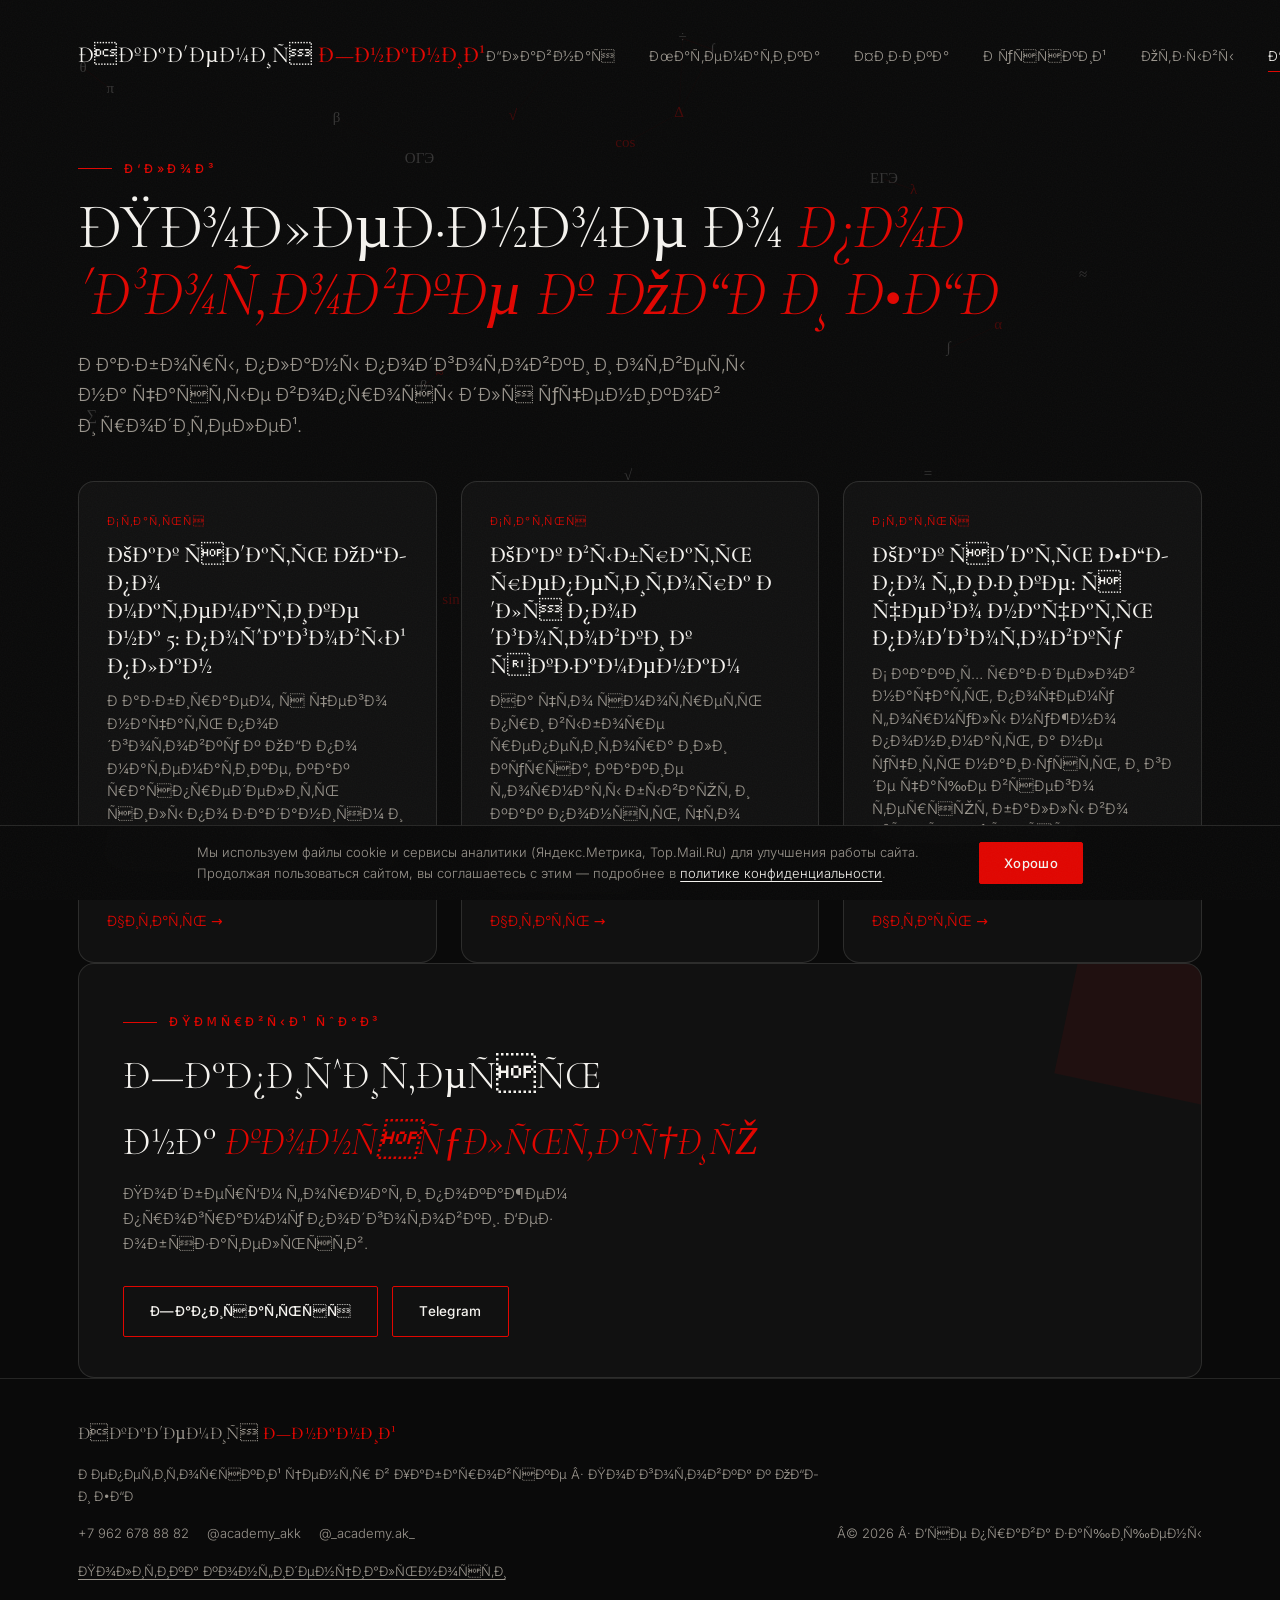
<file: blog/index.html>
<!DOCTYPE html>
<html lang="ru">
<head>
<!-- Yandex.Metrika counter -->
<script type="text/javascript">
    (function(m,e,t,r,i,k,a){
        m[i]=m[i]||function(){(m[i].a=m[i].a||[]).push(arguments)};
        m[i].l=1*new Date();
        for (var j = 0; j < document.scripts.length; j++) {if (document.scripts[j].src === r) { return; }}
        k=e.createElement(t),a=e.getElementsByTagName(t)[0],k.async=1,k.src=r,a.parentNode.insertBefore(k,a)
    })(window, document,'script','https://mc.yandex.ru/metrika/tag.js?id=111243476', 'ym');

    ym(111243476, 'init', {ssr:true, webvisor:true, clickmap:true, ecommerce:"dataLayer", referrer: document.referrer, url: location.href, accurateTrackBounce:true, trackLinks:true});
</script>
<noscript><div><img src="https://mc.yandex.ru/watch/111243476" style="position:absolute; left:-9999px;" alt="" /></div></noscript>
<!-- /Yandex.Metrika counter -->

<!-- Top.Mail.Ru counter -->
<script type="text/javascript">
var _tmr = window._tmr || (window._tmr = []);
_tmr.push({id: "3786898", type: "pageView", start: (new Date()).getTime()});
(function (d, w, id) {
if (d.getElementById(id)) return;
var ts = d.createElement("script"); ts.type = "text/javascript"; ts.async = true; ts.id = id;
ts.src = "https://top-fwz1.mail.ru/js/code.js";
var f = function () {var s = d.getElementsByTagName("script")[0]; s.parentNode.insertBefore(ts, s);};
if (w.opera == "[object Opera]") { d.addEventListener("DOMContentLoaded", f, false); } else { f(); }
})(document, window, "tmr-code");
</script>
<noscript><div><img src="https://top-fwz1.mail.ru/counter?id=3786898;js=na" style="position:absolute;left:-9999px;" alt="Top.Mail.Ru" /></div></noscript>
<!-- /Top.Mail.Ru counter -->
<meta charset="UTF-8">
<meta name="viewport" content="width=device-width, initial-scale=1.0">
<title>Блог о подготовке к ОГЭ и ЕГЭ — Академия Знаний, Хабаровск</title>
<meta name="description" content="Блог репетиторского центра «Академия Знаний»: как готовиться к ОГЭ и ЕГЭ по математике, физике и русскому, как выбрать репетитора и не терять баллы. Хабаровск.">
<meta name="keywords" content="как сдать огэ по математике, подготовка к огэ егэ, как выбрать репетитора, блог репетитор хабаровск">
<meta name="robots" content="index, follow, max-image-preview:large">
<meta name="theme-color" content="#0a0a0a">
<meta name="geo.region" content="RU-KHA">
<meta name="geo.placename" content="Хабаровск">
<meta name="geo.position" content="48.4802;135.0719">
<meta name="ICBM" content="48.4802, 135.0719">
<link rel="canonical" href="https://www.academyschool.pro/blog/">
<link rel="icon" type="image/svg+xml" href="/favicon.svg">
<link rel="icon" type="image/png" sizes="32x32" href="/favicon-32.png">
<link rel="icon" type="image/png" sizes="192x192" href="/favicon-192.png">
<link rel="apple-touch-icon" href="/apple-touch-icon.png">
<link rel="shortcut icon" href="/favicon.ico">
<meta property="og:type" content="website">
<meta property="og:site_name" content="Академия Знаний">
<meta property="og:title" content="Блог о подготовке к ОГЭ и ЕГЭ — Академия Знаний, Хабаровск">
<meta property="og:description" content="Блог репетиторского центра «Академия Знаний»: как готовиться к ОГЭ и ЕГЭ по математике, физике и русскому, как выбрать репетитора и не терять баллы. Хабаровск.">
<meta property="og:url" content="https://www.academyschool.pro/blog/">
<meta property="og:image" content="https://www.academyschool.pro/og-image.png">
<meta property="og:image:width" content="1200">
<meta property="og:image:height" content="630">
<meta property="og:locale" content="ru_RU">
<meta name="twitter:card" content="summary_large_image">
<meta name="twitter:title" content="Блог о подготовке к ОГЭ и ЕГЭ — Академия Знаний, Хабаровск">
<meta name="twitter:description" content="Блог репетиторского центра «Академия Знаний»: как готовиться к ОГЭ и ЕГЭ по математике, физике и русскому, как выбрать репетитора и не терять баллы. Хабаровск.">
<meta name="twitter:image" content="https://www.academyschool.pro/og-image.png">
<link rel="preload" href="/fonts/co3bmX5slCNuHLi8bLeY9MK7whWMhyjYrXtKgS4.woff2" as="font" type="font/woff2" crossorigin>
<link rel="preload" href="/fonts/UcC73FwrK3iLTeHuS_nVMrMxCp50SjIa0ZL7SUc.woff2" as="font" type="font/woff2" crossorigin>
<link rel="stylesheet" href="/assets/styles.css">
</head>
<body>
<canvas id="bg-formulas" aria-hidden="true"></canvas>
<div id="progress" class="progress" aria-hidden="true"></div>
<p class="sr-only">Блог о подготовке к ОГЭ и ЕГЭ — планы, разборы, советы. Академия Знаний, Хабаровск.</p>
<header id="head">
  <div class="wrap nav">
    <a class="brand" href="/">Академия <b>Знаний</b></a>
    <nav class="nav-links" aria-label="Основная навигация">
      <a href="/">Главная</a>
      <a href="/podgotovka-oge-matematika/">Математика</a>
      <a href="/repetitor-fizika-habarovsk/">Физика</a>
      <a href="/repetitor-russkiy-habarovsk/">Русский</a>
      <a href="/otzyvy/">Отзывы</a>
      <a href="/blog/" class="active">Блог</a>
      <a href="/kontakty/">Контакты</a>
    </nav>
    <button class="burger" id="burger" type="button" aria-label="Меню" aria-expanded="false"><span></span><span></span><span></span></button>
    <a href="/kontakty/" class="btn nav-cta">Записаться <span aria-hidden="true">&rarr;</span></a>
  </div>
</header>
<section class="page-hero"><div class="wrap ro">
    <div class="eyebrow">Блог</div>
    <h1 class="page-h1">Полезное о&nbsp;<em>подготовке к&nbsp;ОГЭ и&nbsp;ЕГЭ</em></h1>
    <p class="page-lead">Разборы, планы подготовки и&nbsp;ответы на&nbsp;частые вопросы для&nbsp;учеников и&nbsp;родителей.</p>
</div></section>
<section class="wrap ro"><div class="blog-grid">
      <a class="blog-card" href="/blog/kak-sdat-oge-matematika-na-5/">
        <div class="bc-tag">Статья</div><h3>Как сдать ОГЭ по математике на 5: пошаговый план</h3><p>Разбираем, с чего начать подготовку к ОГЭ по математике, как распределить силы по заданиям и на чём теряют баллы чаще всего.</p><span class="bc-more">Читать &rarr;</span>
      </a>
      <a class="blog-card" href="/blog/kak-vybrat-repetitora/">
        <div class="bc-tag">Статья</div><h3>Как выбрать репетитора для подготовки к экзаменам</h3><p>На что смотреть при выборе репетитора или курса, какие форматы бывают и как понять, что подготовка действительно работает.</p><span class="bc-more">Читать &rarr;</span>
      </a>
      <a class="blog-card" href="/blog/kak-sdat-ege-po-fizike/">
        <div class="bc-tag">Статья</div><h3>Как сдать ЕГЭ по физике: с чего начать подготовку</h3><p>С каких разделов начать, почему формулы нужно понимать, а не учить наизусть, и где чаще всего теряют баллы во второй части.</p><span class="bc-more">Читать &rarr;</span>
      </a>
</div></section><section class="wrap ro"><div class="cta-band">
    <div><div class="eyebrow">Первый шаг</div><h2>Запишитесь на&nbsp;<em>консультацию</em></h2><p>Подберём формат и&nbsp;покажем программу подготовки. Без обязательств.</p></div>
    <div class="cta-band-btns"><a href="/kontakty/" class="btn">Записаться</a><a href="https://t.me/academy_akk" target="_blank" rel="noopener" class="btn">Telegram</a></div>
  </div></section>
<footer>
  <div class="wrap foot-row">
    <span class="brand">Академия <b>Знаний</b></span>
    <span>Репетиторский центр в&nbsp;Хабаровске · Подготовка к&nbsp;ОГЭ и&nbsp;ЕГЭ</span>
    <span class="foot-contacts">
      <a href="tel:+79626788882">+7&nbsp;962&nbsp;678&nbsp;88&nbsp;82</a>
      <a href="https://t.me/academy_akk" target="_blank" rel="noopener">@academy_akk</a>
      <a href="https://www.instagram.com/_academy.ak_" target="_blank" rel="noopener">@_academy.ak_</a>
    </span>
    <span>© 2026 · Все права защищены</span>
    <span class="foot-legal"><a href="/politika-konfidencialnosti/">Политика конфиденциальности</a></span>
  </div>
</footer>
<div class="mcta" aria-label="Быстрые действия">
  <a href="tel:+79626788882" class="btn">Позвонить</a>
  <a href="/kontakty/" class="btn">Записаться</a>
</div>
<script>window.__BASE__="";</script>
<script src="/assets/app.js" defer></script>
</body>
</html>
</file>
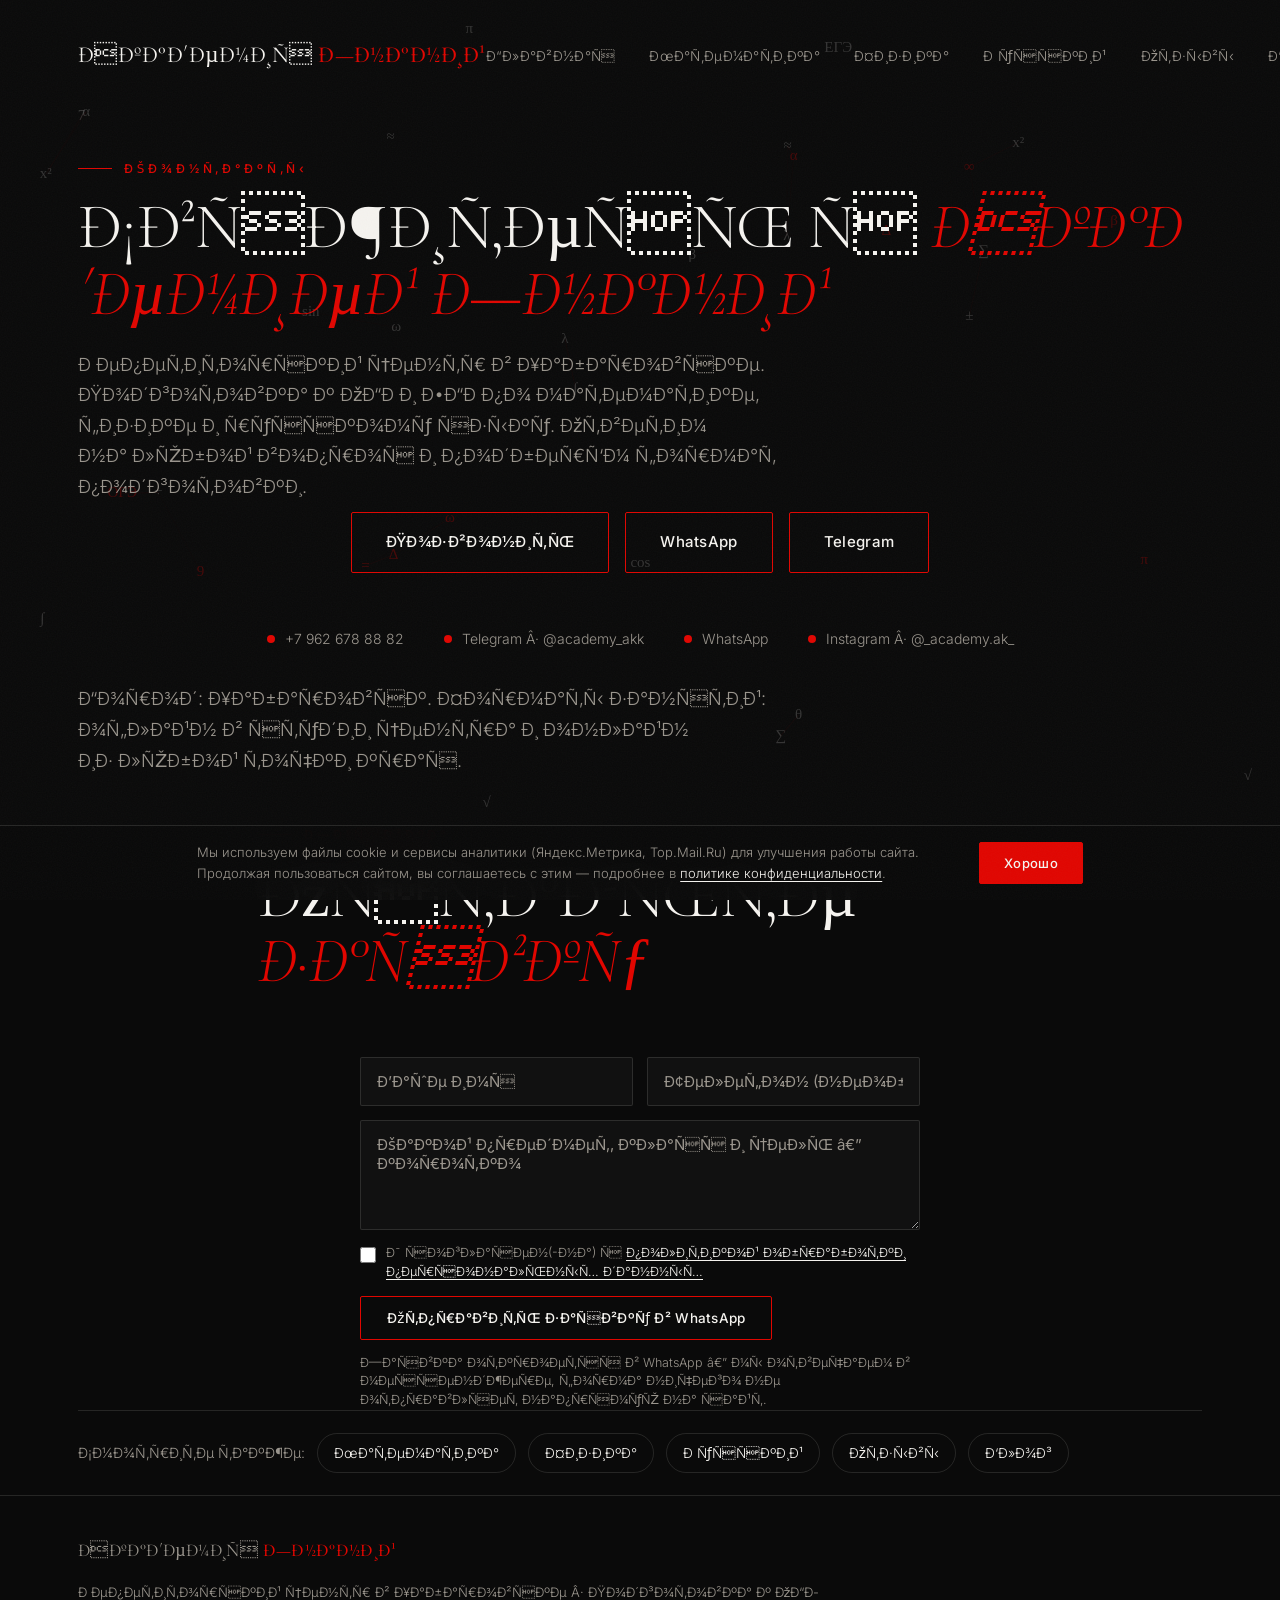
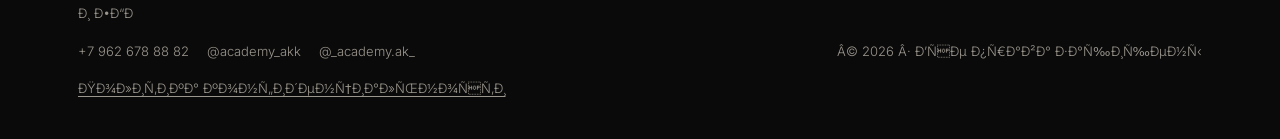
<file: kontakty/index.html>
<!DOCTYPE html>
<html lang="ru">
<head>
<!-- Yandex.Metrika counter -->
<script type="text/javascript">
    (function(m,e,t,r,i,k,a){
        m[i]=m[i]||function(){(m[i].a=m[i].a||[]).push(arguments)};
        m[i].l=1*new Date();
        for (var j = 0; j < document.scripts.length; j++) {if (document.scripts[j].src === r) { return; }}
        k=e.createElement(t),a=e.getElementsByTagName(t)[0],k.async=1,k.src=r,a.parentNode.insertBefore(k,a)
    })(window, document,'script','https://mc.yandex.ru/metrika/tag.js?id=111243476', 'ym');

    ym(111243476, 'init', {ssr:true, webvisor:true, clickmap:true, ecommerce:"dataLayer", referrer: document.referrer, url: location.href, accurateTrackBounce:true, trackLinks:true});
</script>
<noscript><div><img src="https://mc.yandex.ru/watch/111243476" style="position:absolute; left:-9999px;" alt="" /></div></noscript>
<!-- /Yandex.Metrika counter -->

<!-- Top.Mail.Ru counter -->
<script type="text/javascript">
var _tmr = window._tmr || (window._tmr = []);
_tmr.push({id: "3786898", type: "pageView", start: (new Date()).getTime()});
(function (d, w, id) {
if (d.getElementById(id)) return;
var ts = d.createElement("script"); ts.type = "text/javascript"; ts.async = true; ts.id = id;
ts.src = "https://top-fwz1.mail.ru/js/code.js";
var f = function () {var s = d.getElementsByTagName("script")[0]; s.parentNode.insertBefore(ts, s);};
if (w.opera == "[object Opera]") { d.addEventListener("DOMContentLoaded", f, false); } else { f(); }
})(document, window, "tmr-code");
</script>
<noscript><div><img src="https://top-fwz1.mail.ru/counter?id=3786898;js=na" style="position:absolute;left:-9999px;" alt="Top.Mail.Ru" /></div></noscript>
<!-- /Top.Mail.Ru counter -->
<meta charset="UTF-8">
<meta name="viewport" content="width=device-width, initial-scale=1.0">
<title>Контакты — Академия Знаний, репетиторский центр в Хабаровске</title>
<meta name="description" content="Контакты репетиторского центра «Академия Знаний» в Хабаровске: телефон +7 962 678 88 82, Telegram, WhatsApp, Instagram. Подготовка к ОГЭ и ЕГЭ, онлайн и офлайн.">
<meta name="keywords" content="академия знаний хабаровск контакты, репетиторский центр хабаровск телефон, записаться репетитор хабаровск">
<meta name="robots" content="index, follow, max-image-preview:large">
<meta name="theme-color" content="#0a0a0a">
<meta name="geo.region" content="RU-KHA">
<meta name="geo.placename" content="Хабаровск">
<meta name="geo.position" content="48.4802;135.0719">
<meta name="ICBM" content="48.4802, 135.0719">
<link rel="canonical" href="https://www.academyschool.pro/kontakty/">
<link rel="icon" type="image/svg+xml" href="/favicon.svg">
<link rel="icon" type="image/png" sizes="32x32" href="/favicon-32.png">
<link rel="icon" type="image/png" sizes="192x192" href="/favicon-192.png">
<link rel="apple-touch-icon" href="/apple-touch-icon.png">
<link rel="shortcut icon" href="/favicon.ico">
<meta property="og:type" content="website">
<meta property="og:site_name" content="Академия Знаний">
<meta property="og:title" content="Контакты — Академия Знаний, репетиторский центр в Хабаровске">
<meta property="og:description" content="Контакты репетиторского центра «Академия Знаний» в Хабаровске: телефон +7 962 678 88 82, Telegram, WhatsApp, Instagram. Подготовка к ОГЭ и ЕГЭ, онлайн и офлайн.">
<meta property="og:url" content="https://www.academyschool.pro/kontakty/">
<meta property="og:image" content="https://www.academyschool.pro/og-image.png">
<meta property="og:image:width" content="1200">
<meta property="og:image:height" content="630">
<meta property="og:locale" content="ru_RU">
<meta name="twitter:card" content="summary_large_image">
<meta name="twitter:title" content="Контакты — Академия Знаний, репетиторский центр в Хабаровске">
<meta name="twitter:description" content="Контакты репетиторского центра «Академия Знаний» в Хабаровске: телефон +7 962 678 88 82, Telegram, WhatsApp, Instagram. Подготовка к ОГЭ и ЕГЭ, онлайн и офлайн.">
<meta name="twitter:image" content="https://www.academyschool.pro/og-image.png">
<link rel="preload" href="/fonts/co3bmX5slCNuHLi8bLeY9MK7whWMhyjYrXtKgS4.woff2" as="font" type="font/woff2" crossorigin>
<link rel="preload" href="/fonts/UcC73FwrK3iLTeHuS_nVMrMxCp50SjIa0ZL7SUc.woff2" as="font" type="font/woff2" crossorigin>
<link rel="stylesheet" href="/assets/styles.css">
</head>
<body>
<canvas id="bg-formulas" aria-hidden="true"></canvas>
<div id="progress" class="progress" aria-hidden="true"></div>
<p class="sr-only">Контакты Академии Знаний в Хабаровске — телефон, Telegram, WhatsApp, Instagram.</p>
<header id="head">
  <div class="wrap nav">
    <a class="brand" href="/">Академия <b>Знаний</b></a>
    <nav class="nav-links" aria-label="Основная навигация">
      <a href="/">Главная</a>
      <a href="/podgotovka-oge-matematika/">Математика</a>
      <a href="/repetitor-fizika-habarovsk/">Физика</a>
      <a href="/repetitor-russkiy-habarovsk/">Русский</a>
      <a href="/otzyvy/">Отзывы</a>
      <a href="/blog/">Блог</a>
      <a href="/kontakty/" class="active">Контакты</a>
    </nav>
    <button class="burger" id="burger" type="button" aria-label="Меню" aria-expanded="false"><span></span><span></span><span></span></button>
    <a href="/kontakty/" class="btn nav-cta">Записаться <span aria-hidden="true">&rarr;</span></a>
  </div>
</header>
<section class="page-hero"><div class="wrap ro">
    <div class="eyebrow">Контакты</div>
    <h1 class="page-h1">Свяжитесь с&nbsp;<em>Академией Знаний</em></h1>
    <p class="page-lead">Репетиторский центр в&nbsp;Хабаровске. Подготовка к&nbsp;ОГЭ и&nbsp;ЕГЭ по&nbsp;математике, физике и&nbsp;русскому языку. Ответим на&nbsp;любой вопрос и&nbsp;подберём формат подготовки.</p>
    <div class="contact-actions">
      <a href="tel:+79626788882" class="btn">Позвонить</a>
      <a href="https://wa.me/79626788882" target="_blank" rel="noopener" class="btn">WhatsApp</a>
      <a href="https://t.me/academy_akk" target="_blank" rel="noopener" class="btn">Telegram</a>
    </div>
    <div class="channels">
      <a href="tel:+79626788882"><span class="d" aria-hidden="true"></span>+7&nbsp;962&nbsp;678&nbsp;88&nbsp;82</a>
      <a href="https://t.me/academy_akk" target="_blank" rel="noopener"><span class="d" aria-hidden="true"></span>Telegram&nbsp;· @academy_akk</a>
      <a href="https://wa.me/79626788882" target="_blank" rel="noopener"><span class="d" aria-hidden="true"></span>WhatsApp</a>
      <a href="https://www.instagram.com/_academy.ak_" target="_blank" rel="noopener"><span class="d" aria-hidden="true"></span>Instagram&nbsp;· @_academy.ak_</a>
    </div>
    <p class="page-lead" style="margin-top:34px">Город: Хабаровск. Форматы занятий: офлайн в&nbsp;студии центра и&nbsp;онлайн из&nbsp;любой точки края.</p>
</div></section><section class="wrap ro narrow" id="zayavka">
  <div class="sec-head"><div class="eyebrow">Заявка</div><h2>Оставьте <em>заявку</em></h2></div>
  <form class="lead-form" id="leadForm">
    <div class="lf-row">
      <input type="text" name="name" placeholder="Ваше имя" autocomplete="name" required>
      <input type="tel" name="phone" placeholder="Телефон (необязательно)" autocomplete="tel">
    </div>
    <textarea name="msg" placeholder="Какой предмет, класс и цель — коротко" required></textarea>
    <label class="lf-consent">
      <input type="checkbox" name="consent" required>
      <span>Я согласен(-на) с <a href="/politika-konfidencialnosti/" target="_blank" rel="noopener">политикой обработки персональных данных</a></span>
    </label>
    <button type="submit" class="btn">Отправить заявку в WhatsApp</button>
    <p class="lf-note">Заявка откроется в WhatsApp — мы отвечаем в мессенджере, форма ничего не отправляет напрямую на сайт.</p>
  </form>
</section><section class="wrap ro"><div class="crosslinks"><span>Смотрите также:</span> <a href="/podgotovka-oge-matematika/" class="chip">Математика</a> <a href="/repetitor-fizika-habarovsk/" class="chip">Физика</a> <a href="/repetitor-russkiy-habarovsk/" class="chip">Русский</a> <a href="/otzyvy/" class="chip">Отзывы</a> <a href="/blog/" class="chip">Блог</a></div></section>
<footer>
  <div class="wrap foot-row">
    <span class="brand">Академия <b>Знаний</b></span>
    <span>Репетиторский центр в&nbsp;Хабаровске · Подготовка к&nbsp;ОГЭ и&nbsp;ЕГЭ</span>
    <span class="foot-contacts">
      <a href="tel:+79626788882">+7&nbsp;962&nbsp;678&nbsp;88&nbsp;82</a>
      <a href="https://t.me/academy_akk" target="_blank" rel="noopener">@academy_akk</a>
      <a href="https://www.instagram.com/_academy.ak_" target="_blank" rel="noopener">@_academy.ak_</a>
    </span>
    <span>© 2026 · Все права защищены</span>
    <span class="foot-legal"><a href="/politika-konfidencialnosti/">Политика конфиденциальности</a></span>
  </div>
</footer>
<div class="mcta" aria-label="Быстрые действия">
  <a href="tel:+79626788882" class="btn">Позвонить</a>
  <a href="/kontakty/" class="btn">Записаться</a>
</div>
<script>window.__BASE__="";</script>
<script src="/assets/app.js" defer></script>
</body>
</html>
</file>
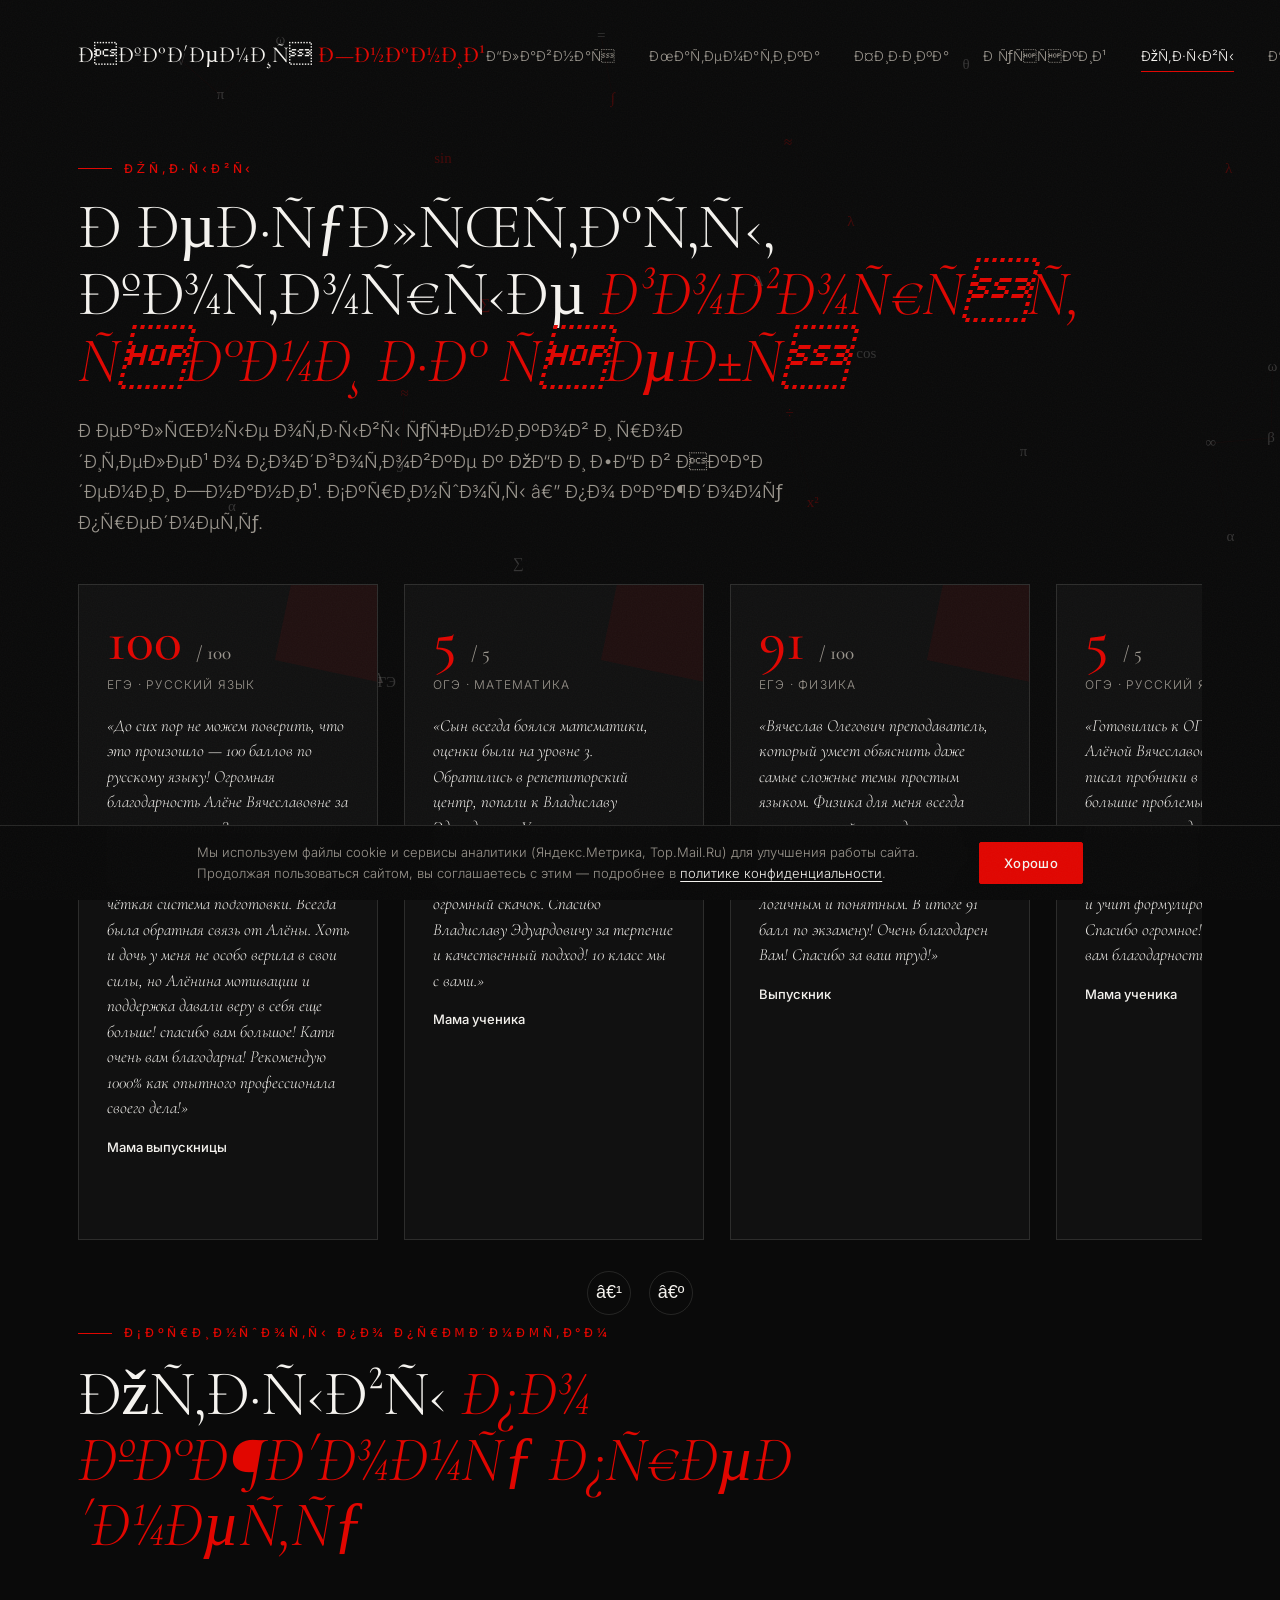
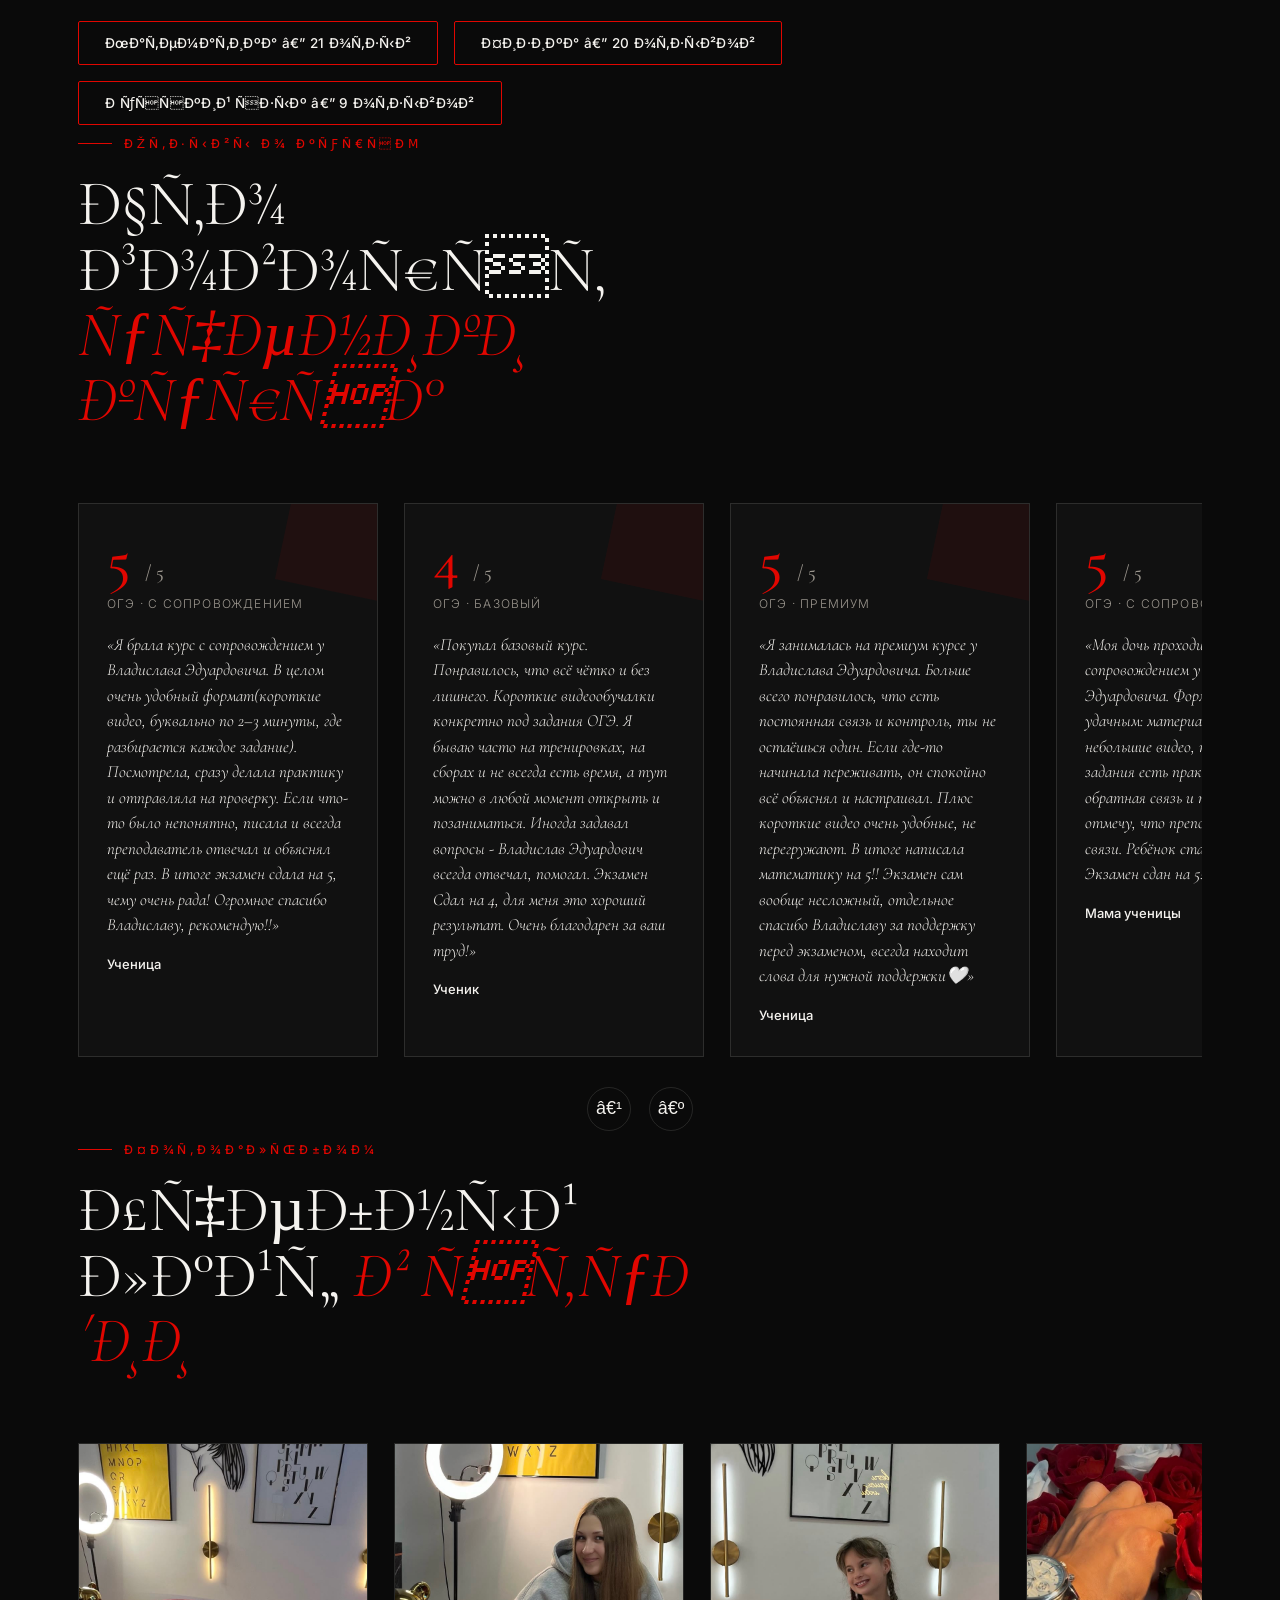
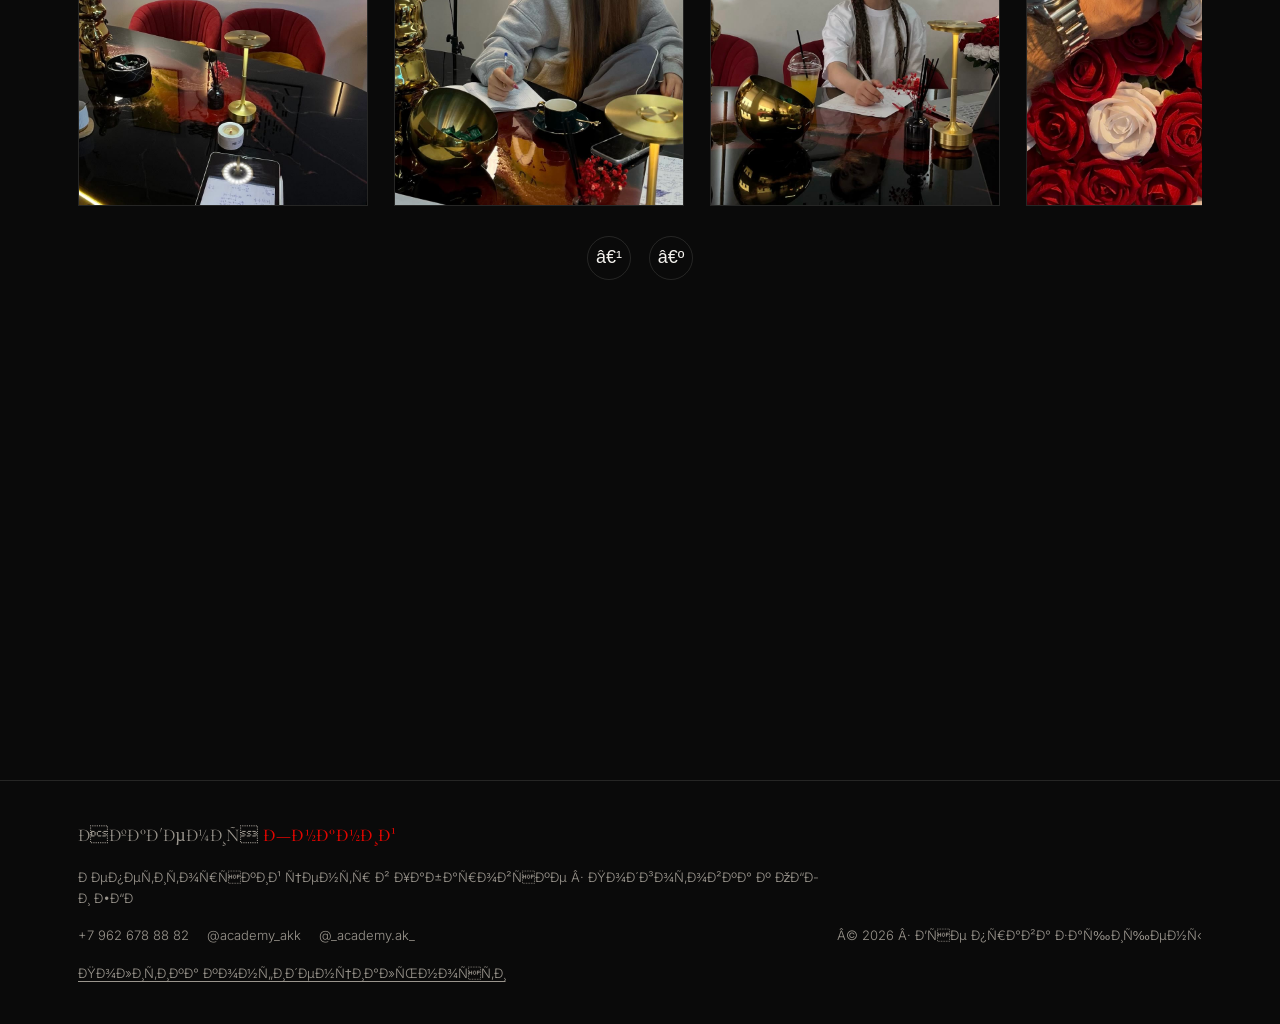
<file: otzyvy/index.html>
<!DOCTYPE html>
<html lang="ru">
<head>
<!-- Yandex.Metrika counter -->
<script type="text/javascript">
    (function(m,e,t,r,i,k,a){
        m[i]=m[i]||function(){(m[i].a=m[i].a||[]).push(arguments)};
        m[i].l=1*new Date();
        for (var j = 0; j < document.scripts.length; j++) {if (document.scripts[j].src === r) { return; }}
        k=e.createElement(t),a=e.getElementsByTagName(t)[0],k.async=1,k.src=r,a.parentNode.insertBefore(k,a)
    })(window, document,'script','https://mc.yandex.ru/metrika/tag.js?id=111243476', 'ym');

    ym(111243476, 'init', {ssr:true, webvisor:true, clickmap:true, ecommerce:"dataLayer", referrer: document.referrer, url: location.href, accurateTrackBounce:true, trackLinks:true});
</script>
<noscript><div><img src="https://mc.yandex.ru/watch/111243476" style="position:absolute; left:-9999px;" alt="" /></div></noscript>
<!-- /Yandex.Metrika counter -->

<!-- Top.Mail.Ru counter -->
<script type="text/javascript">
var _tmr = window._tmr || (window._tmr = []);
_tmr.push({id: "3786898", type: "pageView", start: (new Date()).getTime()});
(function (d, w, id) {
if (d.getElementById(id)) return;
var ts = d.createElement("script"); ts.type = "text/javascript"; ts.async = true; ts.id = id;
ts.src = "https://top-fwz1.mail.ru/js/code.js";
var f = function () {var s = d.getElementsByTagName("script")[0]; s.parentNode.insertBefore(ts, s);};
if (w.opera == "[object Opera]") { d.addEventListener("DOMContentLoaded", f, false); } else { f(); }
})(document, window, "tmr-code");
</script>
<noscript><div><img src="https://top-fwz1.mail.ru/counter?id=3786898;js=na" style="position:absolute;left:-9999px;" alt="Top.Mail.Ru" /></div></noscript>
<!-- /Top.Mail.Ru counter -->
<meta charset="UTF-8">
<meta name="viewport" content="width=device-width, initial-scale=1.0">
<title>Отзывы об Академии Знаний — репетиторский центр в Хабаровске</title>
<meta name="description" content="Реальные отзывы учеников и родителей о подготовке к ОГЭ и ЕГЭ в репетиторском центре «Академия Знаний» в Хабаровске: математика, физика, русский язык. Скриншоты и результаты.">
<meta name="keywords" content="отзывы академия знаний хабаровск, отзывы репетитор хабаровск, отзывы подготовка огэ егэ">
<meta name="robots" content="index, follow, max-image-preview:large">
<meta name="theme-color" content="#0a0a0a">
<meta name="geo.region" content="RU-KHA">
<meta name="geo.placename" content="Хабаровск">
<meta name="geo.position" content="48.4802;135.0719">
<meta name="ICBM" content="48.4802, 135.0719">
<link rel="canonical" href="https://www.academyschool.pro/otzyvy/">
<link rel="icon" type="image/svg+xml" href="/favicon.svg">
<link rel="icon" type="image/png" sizes="32x32" href="/favicon-32.png">
<link rel="icon" type="image/png" sizes="192x192" href="/favicon-192.png">
<link rel="apple-touch-icon" href="/apple-touch-icon.png">
<link rel="shortcut icon" href="/favicon.ico">
<meta property="og:type" content="website">
<meta property="og:site_name" content="Академия Знаний">
<meta property="og:title" content="Отзывы об Академии Знаний — репетиторский центр в Хабаровске">
<meta property="og:description" content="Реальные отзывы учеников и родителей о подготовке к ОГЭ и ЕГЭ в репетиторском центре «Академия Знаний» в Хабаровске: математика, физика, русский язык. Скриншоты и результаты.">
<meta property="og:url" content="https://www.academyschool.pro/otzyvy/">
<meta property="og:image" content="https://www.academyschool.pro/og-image.png">
<meta property="og:image:width" content="1200">
<meta property="og:image:height" content="630">
<meta property="og:locale" content="ru_RU">
<meta name="twitter:card" content="summary_large_image">
<meta name="twitter:title" content="Отзывы об Академии Знаний — репетиторский центр в Хабаровске">
<meta name="twitter:description" content="Реальные отзывы учеников и родителей о подготовке к ОГЭ и ЕГЭ в репетиторском центре «Академия Знаний» в Хабаровске: математика, физика, русский язык. Скриншоты и результаты.">
<meta name="twitter:image" content="https://www.academyschool.pro/og-image.png">
<link rel="preload" href="/fonts/co3bmX5slCNuHLi8bLeY9MK7whWMhyjYrXtKgS4.woff2" as="font" type="font/woff2" crossorigin>
<link rel="preload" href="/fonts/UcC73FwrK3iLTeHuS_nVMrMxCp50SjIa0ZL7SUc.woff2" as="font" type="font/woff2" crossorigin>
<link rel="stylesheet" href="/assets/styles.css">
</head>
<body>
<canvas id="bg-formulas" aria-hidden="true"></canvas>
<div id="progress" class="progress" aria-hidden="true"></div>
<p class="sr-only">Отзывы об Академии Знаний в Хабаровске — реальные результаты по математике, физике, русскому.</p>
<header id="head">
  <div class="wrap nav">
    <a class="brand" href="/">Академия <b>Знаний</b></a>
    <nav class="nav-links" aria-label="Основная навигация">
      <a href="/">Главная</a>
      <a href="/podgotovka-oge-matematika/">Математика</a>
      <a href="/repetitor-fizika-habarovsk/">Физика</a>
      <a href="/repetitor-russkiy-habarovsk/">Русский</a>
      <a href="/otzyvy/" class="active">Отзывы</a>
      <a href="/blog/">Блог</a>
      <a href="/kontakty/">Контакты</a>
    </nav>
    <button class="burger" id="burger" type="button" aria-label="Меню" aria-expanded="false"><span></span><span></span><span></span></button>
    <a href="/kontakty/" class="btn nav-cta">Записаться <span aria-hidden="true">&rarr;</span></a>
  </div>
</header>
<section class="page-hero"><div class="wrap ro">
    <div class="eyebrow">Отзывы</div>
    <h1 class="page-h1">Результаты, которые <em>говорят сами за&nbsp;себя</em></h1>
    <p class="page-lead">Реальные отзывы учеников и&nbsp;родителей о&nbsp;подготовке к&nbsp;ОГЭ и&nbsp;ЕГЭ в&nbsp;Академии Знаний. Скриншоты — по&nbsp;каждому предмету.</p>
</div></section>
<section class="wrap ro">
  <div class="rev-carousel"><div class="rev-viewport"><div class="rev-row" id="revRow"></div></div>
    <div class="rev-rowctrl"><button class="rev-arrow" id="rowPrev" type="button" aria-label="Предыдущий">‹</button><button class="rev-arrow" id="rowNext" type="button" aria-label="Следующий">›</button></div>
  </div>
</section>
<section class="wrap ro">
  <div class="sec-head"><div class="eyebrow">Скриншоты по предметам</div><h2>Отзывы <em>по каждому предмету</em></h2></div>
  <div class="shots-grid">
    <button class="btn" data-shots="math" type="button">Математика — 21 отзыв</button>
    <button class="btn" data-shots="physics" type="button">Физика — 20 отзывов</button>
    <button class="btn" data-shots="russian" type="button">Русский язык — 9 отзывов</button>
  </div>
</section>
<section class="wrap ro">
  <div class="sec-head"><div class="eyebrow">Отзывы о курсе</div><h2>Что говорят <em>ученики курса</em></h2></div>
  <div class="rev-carousel"><div class="rev-viewport"><div class="rev-row" id="courseRow"></div></div>
    <div class="rev-rowctrl"><button class="rev-arrow" id="coursePrev" type="button" aria-label="Предыдущий">‹</button><button class="rev-arrow" id="courseNext" type="button" aria-label="Следующий">›</button></div>
  </div>
</section>
<section class="wrap ro">
  <div class="sec-head"><div class="eyebrow">Фотоальбом</div><h2>Учебный лайф <em>в&nbsp;студии</em></h2></div>
  <div class="rev-carousel"><div class="rev-viewport"><div class="rev-row g-row" id="galleryRow"></div></div>
    <div class="rev-rowctrl"><button class="rev-arrow" id="galPrev" type="button" aria-label="Предыдущее фото">‹</button><button class="rev-arrow" id="galNext" type="button" aria-label="Следующее фото">›</button></div>
  </div>
</section><section class="wrap ro"><div class="cta-band">
    <div><div class="eyebrow">Первый шаг</div><h2>Запишитесь на&nbsp;<em>консультацию</em></h2><p>Подберём формат и&nbsp;покажем программу подготовки. Без обязательств.</p></div>
    <div class="cta-band-btns"><a href="/kontakty/" class="btn">Записаться</a><a href="https://t.me/academy_akk" target="_blank" rel="noopener" class="btn">Telegram</a></div>
  </div></section><section class="wrap ro"><div class="crosslinks"><span>Смотрите также:</span> <a href="/podgotovka-oge-matematika/" class="chip">Математика</a> <a href="/repetitor-fizika-habarovsk/" class="chip">Физика</a> <a href="/repetitor-russkiy-habarovsk/" class="chip">Русский</a> <a href="/blog/" class="chip">Блог</a></div></section><div class="rev-modal" id="revModal" role="dialog" aria-modal="true" aria-label="Отзывы">
  <div class="rev-stage">
    <div class="rev-head"><div class="rt">Отзывы <em>учеников</em></div><button class="rev-close" id="revClose" type="button" aria-label="Закрыть">✕</button></div>
    <div class="rev-track" id="revTrack"></div>
    <div class="rev-ctrl"><button class="rev-arrow" id="revPrev" type="button" aria-label="Назад">‹</button><div class="rev-dots" id="revDots"></div><button class="rev-arrow" id="revNext" type="button" aria-label="Вперёд">›</button></div>
  </div>
</div>
<footer>
  <div class="wrap foot-row">
    <span class="brand">Академия <b>Знаний</b></span>
    <span>Репетиторский центр в&nbsp;Хабаровске · Подготовка к&nbsp;ОГЭ и&nbsp;ЕГЭ</span>
    <span class="foot-contacts">
      <a href="tel:+79626788882">+7&nbsp;962&nbsp;678&nbsp;88&nbsp;82</a>
      <a href="https://t.me/academy_akk" target="_blank" rel="noopener">@academy_akk</a>
      <a href="https://www.instagram.com/_academy.ak_" target="_blank" rel="noopener">@_academy.ak_</a>
    </span>
    <span>© 2026 · Все права защищены</span>
    <span class="foot-legal"><a href="/politika-konfidencialnosti/">Политика конфиденциальности</a></span>
  </div>
</footer>
<div class="mcta" aria-label="Быстрые действия">
  <a href="tel:+79626788882" class="btn">Позвонить</a>
  <a href="/kontakty/" class="btn">Записаться</a>
</div>
<script>window.__BASE__="";</script>
<script src="/assets/app.js" defer></script>
<script src="/assets/reviews.js" defer></script>
</body>
</html>
</file>
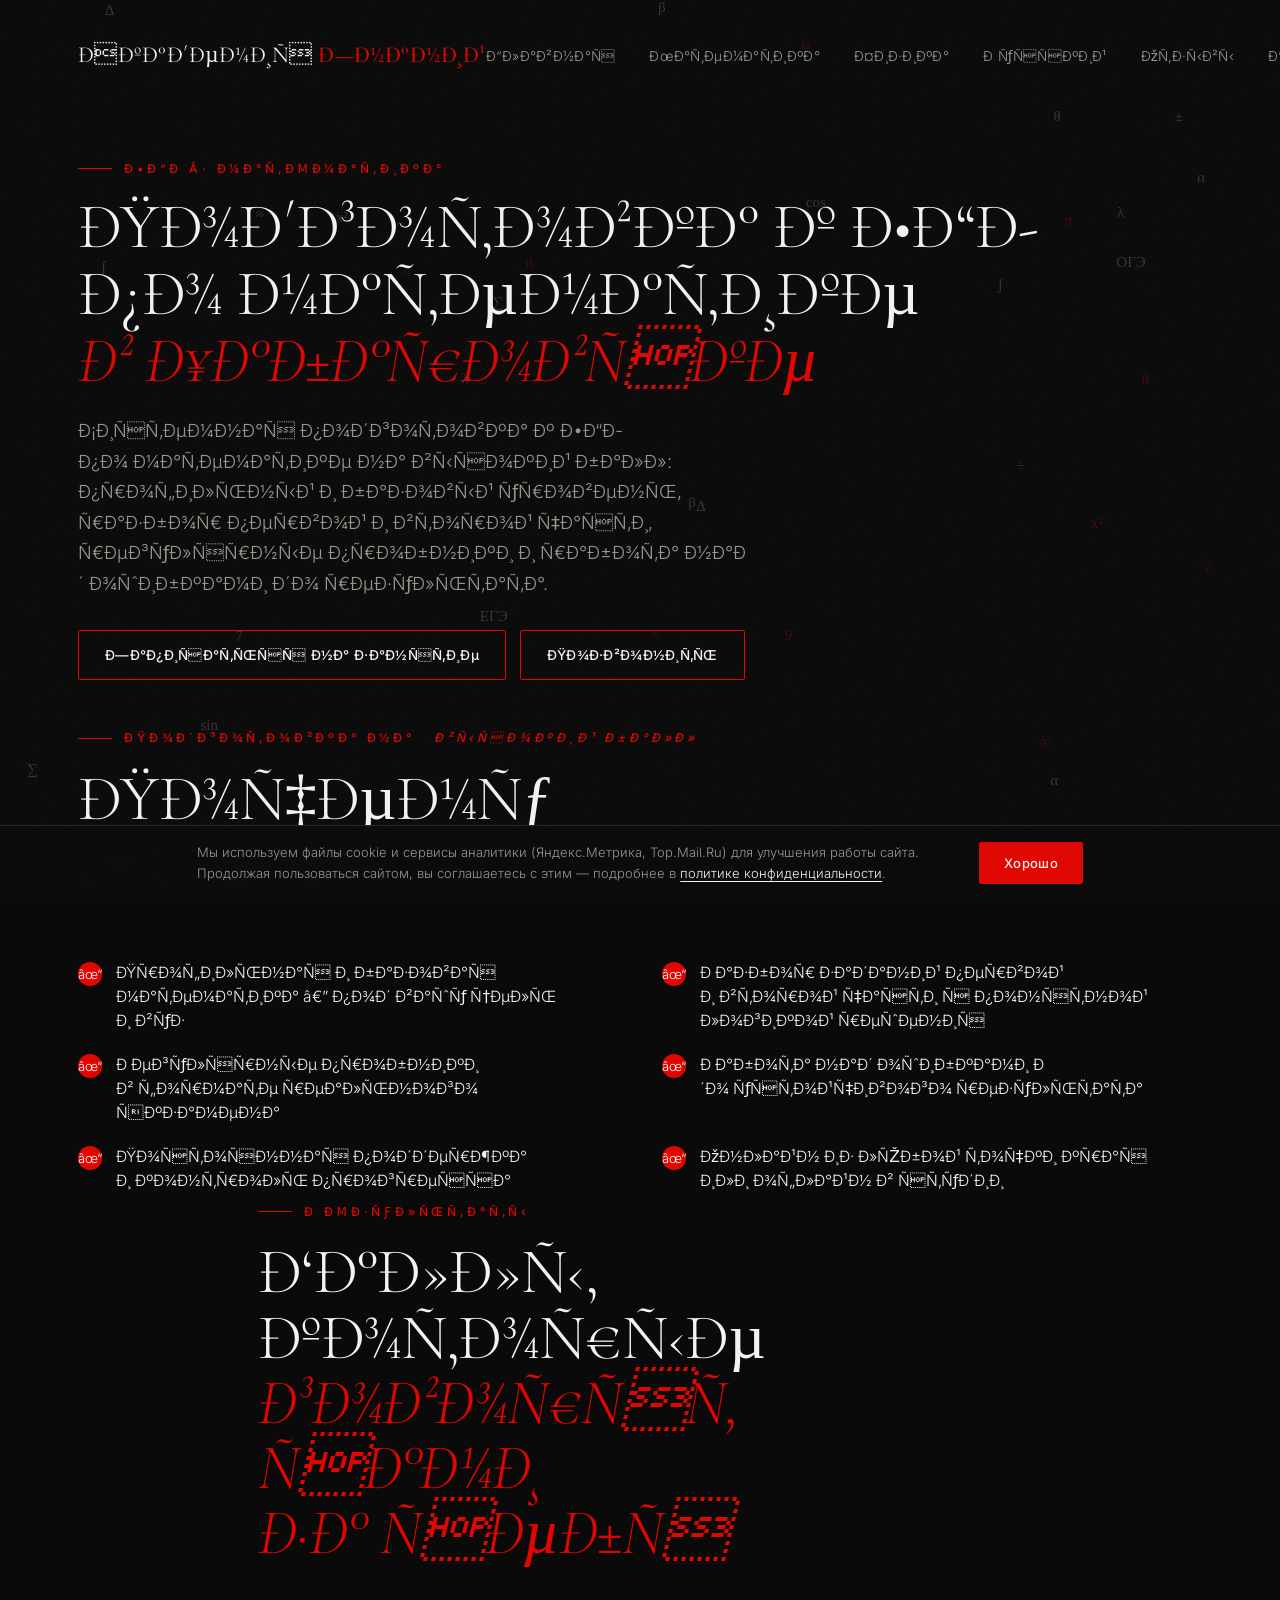
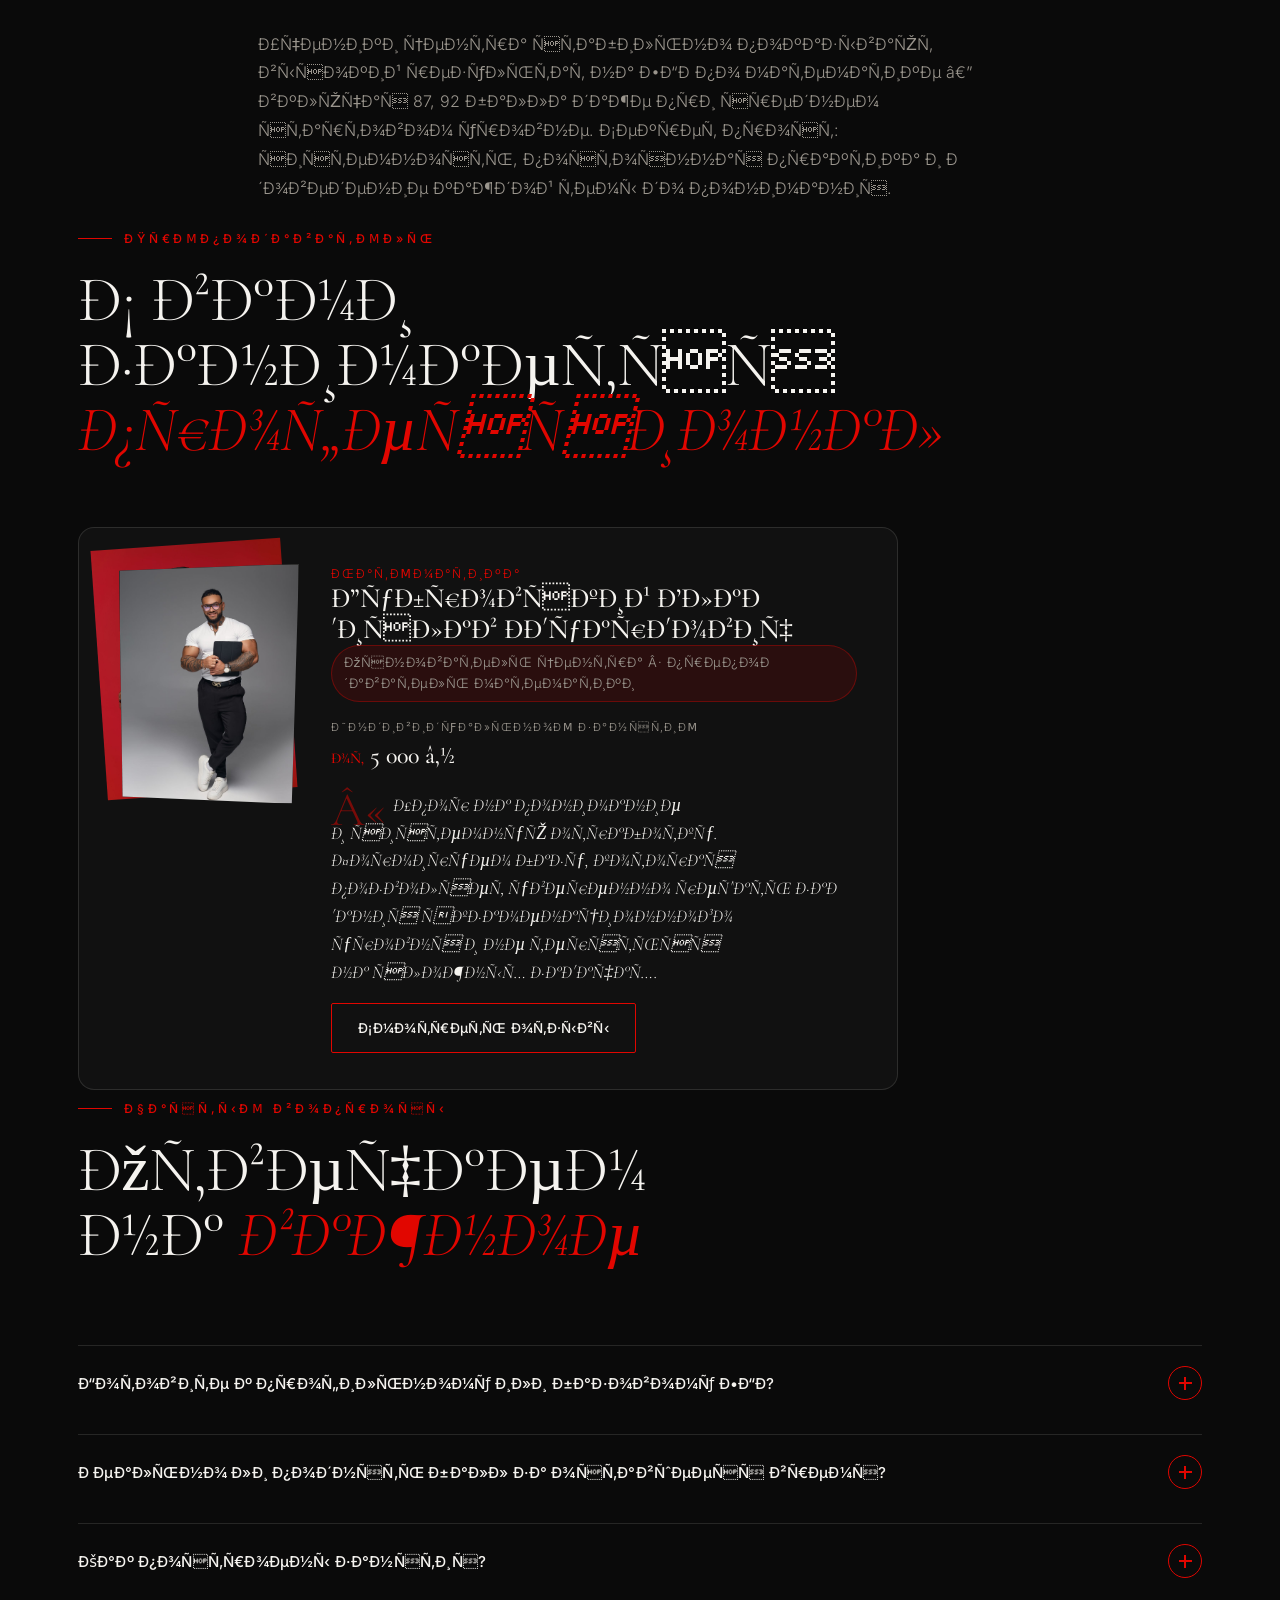
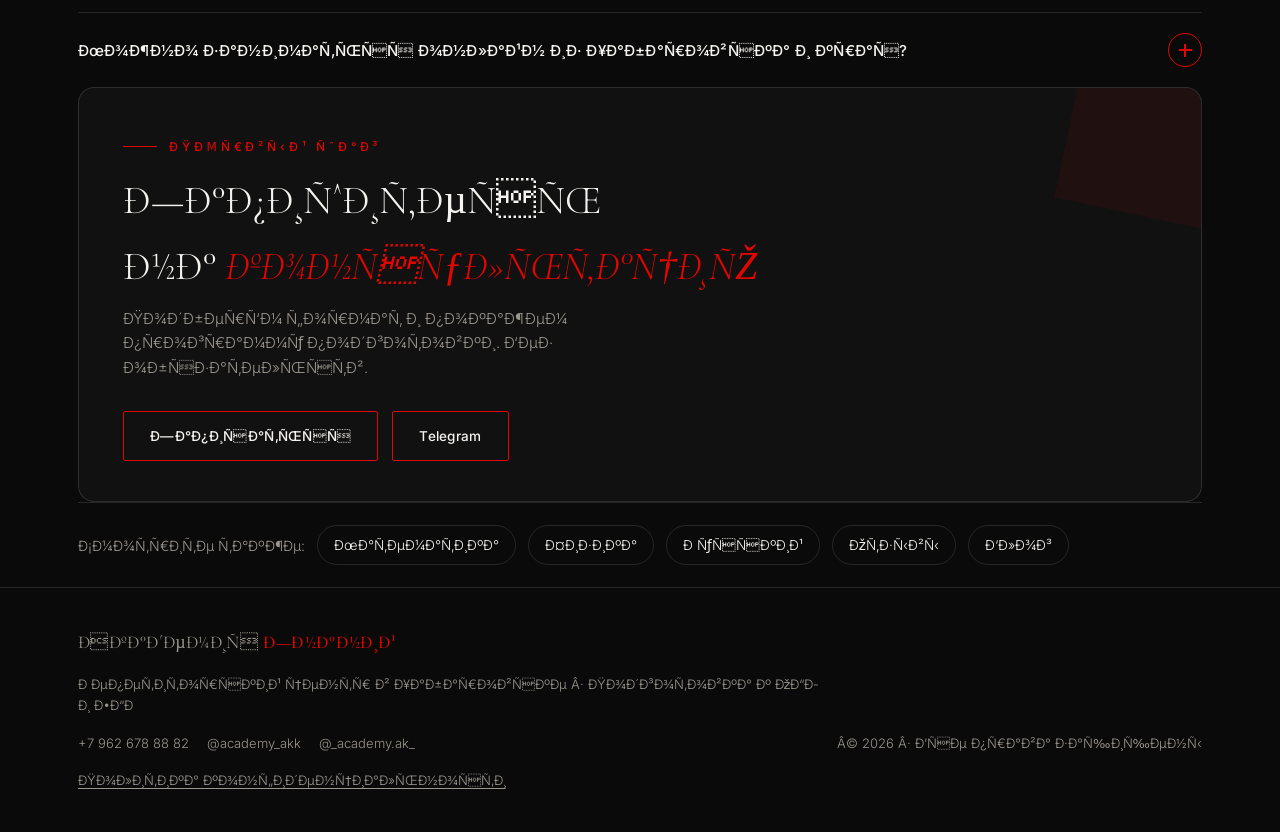
<file: podgotovka-ege-matematika/index.html>
<!DOCTYPE html>
<html lang="ru">
<head>
<!-- Yandex.Metrika counter -->
<script type="text/javascript">
    (function(m,e,t,r,i,k,a){
        m[i]=m[i]||function(){(m[i].a=m[i].a||[]).push(arguments)};
        m[i].l=1*new Date();
        for (var j = 0; j < document.scripts.length; j++) {if (document.scripts[j].src === r) { return; }}
        k=e.createElement(t),a=e.getElementsByTagName(t)[0],k.async=1,k.src=r,a.parentNode.insertBefore(k,a)
    })(window, document,'script','https://mc.yandex.ru/metrika/tag.js?id=111243476', 'ym');

    ym(111243476, 'init', {ssr:true, webvisor:true, clickmap:true, ecommerce:"dataLayer", referrer: document.referrer, url: location.href, accurateTrackBounce:true, trackLinks:true});
</script>
<noscript><div><img src="https://mc.yandex.ru/watch/111243476" style="position:absolute; left:-9999px;" alt="" /></div></noscript>
<!-- /Yandex.Metrika counter -->

<!-- Top.Mail.Ru counter -->
<script type="text/javascript">
var _tmr = window._tmr || (window._tmr = []);
_tmr.push({id: "3786898", type: "pageView", start: (new Date()).getTime()});
(function (d, w, id) {
if (d.getElementById(id)) return;
var ts = d.createElement("script"); ts.type = "text/javascript"; ts.async = true; ts.id = id;
ts.src = "https://top-fwz1.mail.ru/js/code.js";
var f = function () {var s = d.getElementsByTagName("script")[0]; s.parentNode.insertBefore(ts, s);};
if (w.opera == "[object Opera]") { d.addEventListener("DOMContentLoaded", f, false); } else { f(); }
})(document, window, "tmr-code");
</script>
<noscript><div><img src="https://top-fwz1.mail.ru/counter?id=3786898;js=na" style="position:absolute;left:-9999px;" alt="Top.Mail.Ru" /></div></noscript>
<!-- /Top.Mail.Ru counter -->
<meta charset="UTF-8">
<meta name="viewport" content="width=device-width, initial-scale=1.0">
<title>Подготовка к ЕГЭ по математике в Хабаровске — репетитор | Академия Знаний</title>
<meta name="description" content="Подготовка к ЕГЭ по математике в Хабаровске: профильный и базовый уровень, разбор первой и второй части, пробники и работа над ошибками. Онлайн и офлайн, высокий балл. Записывайтесь.">
<meta name="keywords" content="подготовка к егэ по математике хабаровск, егэ математика хабаровск, репетитор егэ математика, профильная математика егэ, репетитор по математике хабаровск">
<meta name="robots" content="index, follow, max-image-preview:large">
<meta name="theme-color" content="#0a0a0a">
<meta name="geo.region" content="RU-KHA">
<meta name="geo.placename" content="Хабаровск">
<meta name="geo.position" content="48.4802;135.0719">
<meta name="ICBM" content="48.4802, 135.0719">
<link rel="canonical" href="https://www.academyschool.pro/podgotovka-ege-matematika/">
<link rel="icon" type="image/svg+xml" href="/favicon.svg">
<link rel="icon" type="image/png" sizes="32x32" href="/favicon-32.png">
<link rel="icon" type="image/png" sizes="192x192" href="/favicon-192.png">
<link rel="apple-touch-icon" href="/apple-touch-icon.png">
<link rel="shortcut icon" href="/favicon.ico">
<meta property="og:type" content="website">
<meta property="og:site_name" content="Академия Знаний">
<meta property="og:title" content="Подготовка к ЕГЭ по математике в Хабаровске — репетитор | Академия Знаний">
<meta property="og:description" content="Подготовка к ЕГЭ по математике в Хабаровске: профильный и базовый уровень, разбор первой и второй части, пробники и работа над ошибками. Онлайн и офлайн, высокий балл. Записывайтесь.">
<meta property="og:url" content="https://www.academyschool.pro/podgotovka-ege-matematika/">
<meta property="og:image" content="https://www.academyschool.pro/og-image.png">
<meta property="og:image:width" content="1200">
<meta property="og:image:height" content="630">
<meta property="og:locale" content="ru_RU">
<meta name="twitter:card" content="summary_large_image">
<meta name="twitter:title" content="Подготовка к ЕГЭ по математике в Хабаровске — репетитор | Академия Знаний">
<meta name="twitter:description" content="Подготовка к ЕГЭ по математике в Хабаровске: профильный и базовый уровень, разбор первой и второй части, пробники и работа над ошибками. Онлайн и офлайн, высокий балл. Записывайтесь.">
<meta name="twitter:image" content="https://www.academyschool.pro/og-image.png">
<link rel="preload" href="/fonts/co3bmX5slCNuHLi8bLeY9MK7whWMhyjYrXtKgS4.woff2" as="font" type="font/woff2" crossorigin>
<link rel="preload" href="/fonts/UcC73FwrK3iLTeHuS_nVMrMxCp50SjIa0ZL7SUc.woff2" as="font" type="font/woff2" crossorigin>
<link rel="stylesheet" href="/assets/styles.css">
<script type="application/ld+json">
{
 "@context": "https://schema.org",
 "@type": "FAQPage",
 "mainEntity": [
  {
   "@type": "Question",
   "name": "Готовите к профильному или базовому ЕГЭ?",
   "acceptedAnswer": {
    "@type": "Answer",
    "text": "Работаем с обоими вариантами. На старте определяем цель — нужный балл и вуз — и под неё выстраиваем программу по профильной или базовой математике."
   }
  },
  {
   "@type": "Question",
   "name": "Реально ли поднять балл за оставшееся время?",
   "acceptedAnswer": {
    "@type": "Answer",
    "text": "Да. Даже при среднем стартовом уровне системная работа и постоянная практика дают ощутимый прирост. Ученики центра сдавали ЕГЭ по математике на 87–92 балла."
   }
  },
  {
   "@type": "Question",
   "name": "Как построены занятия?",
   "acceptedAnswer": {
    "@type": "Answer",
    "text": "Разбор заданий первой и второй части, отработка типовых и сложных задач, регулярные пробники и работа над ошибками до устойчивого результата."
   }
  },
  {
   "@type": "Question",
   "name": "Можно заниматься онлайн из Хабаровска и края?",
   "acceptedAnswer": {
    "@type": "Answer",
    "text": "Да, онлайн-формат доступен из любой точки. Есть и офлайн-занятия в студии центра в Хабаровске."
   }
  }
 ]
}
</script>
</head>
<body>
<canvas id="bg-formulas" aria-hidden="true"></canvas>
<div id="progress" class="progress" aria-hidden="true"></div>
<p class="sr-only">Подготовка к ЕГЭ по математике в Хабаровске — профиль и база, разбор второй части, пробники. Онлайн и офлайн.</p>
<header id="head">
  <div class="wrap nav">
    <a class="brand" href="/">Академия <b>Знаний</b></a>
    <nav class="nav-links" aria-label="Основная навигация">
      <a href="/">Главная</a>
      <a href="/podgotovka-oge-matematika/">Математика</a>
      <a href="/repetitor-fizika-habarovsk/">Физика</a>
      <a href="/repetitor-russkiy-habarovsk/">Русский</a>
      <a href="/otzyvy/">Отзывы</a>
      <a href="/blog/">Блог</a>
      <a href="/kontakty/">Контакты</a>
    </nav>
    <button class="burger" id="burger" type="button" aria-label="Меню" aria-expanded="false"><span></span><span></span><span></span></button>
    <a href="/kontakty/" class="btn nav-cta">Записаться <span aria-hidden="true">&rarr;</span></a>
  </div>
</header>
<section class="page-hero">
  <div class="wrap ro">
    <div class="eyebrow">ЕГЭ · математика</div>
    <h1 class="page-h1">Подготовка к&nbsp;ЕГЭ по&nbsp;математике <em>в&nbsp;Хабаровске</em></h1>
    <p class="page-lead">Системная подготовка к&nbsp;ЕГЭ по&nbsp;математике на&nbsp;высокий балл: профильный и&nbsp;базовый уровень, разбор первой и&nbsp;второй части, регулярные пробники и&nbsp;работа над&nbsp;ошибками до&nbsp;результата.</p>
    <div class="page-cta"><a href="/kontakty/" class="btn">Записаться на занятие</a><a href="tel:+79626788882" class="btn">Позвонить</a></div>
  </div>
</section><section class="wrap ro">
    <div class="sec-head"><div class="eyebrow">Подготовка на&nbsp;<em>высокий балл</em></div><h2>Почему к&nbsp;нам</h2></div>
    <div class="why-grid">
      <div class="why-item"><span class="ck" aria-hidden="true">✓</span><span>Профильная и&nbsp;базовая математика — под&nbsp;вашу цель и&nbsp;вуз</span></div>
      <div class="why-item"><span class="ck" aria-hidden="true">✓</span><span>Разбор заданий первой и&nbsp;второй части с&nbsp;понятной логикой решения</span></div>
      <div class="why-item"><span class="ck" aria-hidden="true">✓</span><span>Регулярные пробники в&nbsp;формате реального экзамена</span></div>
      <div class="why-item"><span class="ck" aria-hidden="true">✓</span><span>Работа над&nbsp;ошибками до&nbsp;устойчивого результата</span></div>
      <div class="why-item"><span class="ck" aria-hidden="true">✓</span><span>Постоянная поддержка и&nbsp;контроль прогресса</span></div>
      <div class="why-item"><span class="ck" aria-hidden="true">✓</span><span>Онлайн из&nbsp;любой точки края или&nbsp;офлайн в&nbsp;студии</span></div>
    </div>
</section><section class="wrap ro narrow">
    <div class="sec-head"><div class="eyebrow">Результаты</div><h2>Баллы, которые <em>говорят сами за&nbsp;себя</em></h2></div>
    <div class="prose">
      <p>Ученики центра стабильно показывают высокий результат на&nbsp;ЕГЭ по&nbsp;математике — включая 87, 92&nbsp;балла даже при&nbsp;среднем стартовом уровне. Секрет прост: системность, постоянная практика и&nbsp;доведение каждой темы до&nbsp;понимания.</p>
    </div>
</section><section class="wrap ro">
    <div class="sec-head"><div class="eyebrow">Преподаватель</div><h2>С вами занимается <em>профессионал</em></h2></div>
    <div class="teacher-solo">
      <div class="cutout" style="display:block">
        <div class="plate t-plate" style="background-image:url(/team/founder.jpg)"></div>
        <figure class="photo t-photo" data-shots="founder" aria-label="Открыть фото преподавателя на весь экран">
          <img src="/team/founder2.jpg" width="1000" height="1431" alt="Дубровский Владислав Эдуардович — Математика" loading="lazy">
        </figure>
      </div>
      <div class="ts-body">
        <div class="ts-meta"><div class="subj">Математика</div><h3>Дубровский Владислав Эдуардович</h3><span class="t-exp">Основатель центра · преподаватель математики</span></div>
        <div class="t-price"><span>Индивидуальное занятие</span><b><em>от</em>&nbsp;5&nbsp;000&nbsp;₽</b></div>
        <div class="ts-quote"><span class="mark" aria-hidden="true">«</span><p>Упор на&nbsp;понимание и&nbsp;системную отработку. Формируем базу, которая позволяет уверенно решать задания экзаменационного уровня и&nbsp;не&nbsp;теряться на&nbsp;сложных задачах.</p></div>
        <a href="/otzyvy/" class="btn">Смотреть отзывы</a>
      </div>
    </div>
</section><section class="wrap ro">
    <div class="sec-head"><div class="eyebrow">Частые вопросы</div><h2>Отвечаем на&nbsp;<em>важное</em></h2></div>
    <div class="faq">
      <div class="reveal-block" data-reveal>
        <button class="reveal-trigger" aria-expanded="false">Готовите к профильному или базовому ЕГЭ? <span class="ic" aria-hidden="true"></span></button>
        <div class="reveal-body"><div class="reveal-inner">Работаем с обоими вариантами. На старте определяем цель — нужный балл и вуз — и под неё выстраиваем программу по профильной или базовой математике.</div></div>
      </div>
      <div class="reveal-block" data-reveal>
        <button class="reveal-trigger" aria-expanded="false">Реально ли поднять балл за оставшееся время? <span class="ic" aria-hidden="true"></span></button>
        <div class="reveal-body"><div class="reveal-inner">Да. Даже при среднем стартовом уровне системная работа и постоянная практика дают ощутимый прирост. Ученики центра сдавали ЕГЭ по математике на 87–92 балла.</div></div>
      </div>
      <div class="reveal-block" data-reveal>
        <button class="reveal-trigger" aria-expanded="false">Как построены занятия? <span class="ic" aria-hidden="true"></span></button>
        <div class="reveal-body"><div class="reveal-inner">Разбор заданий первой и второй части, отработка типовых и сложных задач, регулярные пробники и работа над ошибками до устойчивого результата.</div></div>
      </div>
      <div class="reveal-block" data-reveal>
        <button class="reveal-trigger" aria-expanded="false">Можно заниматься онлайн из Хабаровска и края? <span class="ic" aria-hidden="true"></span></button>
        <div class="reveal-body"><div class="reveal-inner">Да, онлайн-формат доступен из любой точки. Есть и офлайн-занятия в студии центра в Хабаровске.</div></div>
      </div>
    </div>
</section><section class="wrap ro"><div class="cta-band">
    <div><div class="eyebrow">Первый шаг</div><h2>Запишитесь на&nbsp;<em>консультацию</em></h2><p>Подберём формат и&nbsp;покажем программу подготовки. Без обязательств.</p></div>
    <div class="cta-band-btns"><a href="/kontakty/" class="btn">Записаться</a><a href="https://t.me/academy_akk" target="_blank" rel="noopener" class="btn">Telegram</a></div>
  </div></section><section class="wrap ro"><div class="crosslinks"><span>Смотрите также:</span> <a href="/podgotovka-oge-matematika/" class="chip">Математика</a> <a href="/repetitor-fizika-habarovsk/" class="chip">Физика</a> <a href="/repetitor-russkiy-habarovsk/" class="chip">Русский</a> <a href="/otzyvy/" class="chip">Отзывы</a> <a href="/blog/" class="chip">Блог</a></div></section><div class="rev-modal" id="revModal" role="dialog" aria-modal="true" aria-label="Отзывы">
  <div class="rev-stage">
    <div class="rev-head"><div class="rt">Отзывы <em>учеников</em></div><button class="rev-close" id="revClose" type="button" aria-label="Закрыть">✕</button></div>
    <div class="rev-track" id="revTrack"></div>
    <div class="rev-ctrl"><button class="rev-arrow" id="revPrev" type="button" aria-label="Назад">‹</button><div class="rev-dots" id="revDots"></div><button class="rev-arrow" id="revNext" type="button" aria-label="Вперёд">›</button></div>
  </div>
</div>
<footer>
  <div class="wrap foot-row">
    <span class="brand">Академия <b>Знаний</b></span>
    <span>Репетиторский центр в&nbsp;Хабаровске · Подготовка к&nbsp;ОГЭ и&nbsp;ЕГЭ</span>
    <span class="foot-contacts">
      <a href="tel:+79626788882">+7&nbsp;962&nbsp;678&nbsp;88&nbsp;82</a>
      <a href="https://t.me/academy_akk" target="_blank" rel="noopener">@academy_akk</a>
      <a href="https://www.instagram.com/_academy.ak_" target="_blank" rel="noopener">@_academy.ak_</a>
    </span>
    <span>© 2026 · Все права защищены</span>
    <span class="foot-legal"><a href="/politika-konfidencialnosti/">Политика конфиденциальности</a></span>
  </div>
</footer>
<div class="mcta" aria-label="Быстрые действия">
  <a href="tel:+79626788882" class="btn">Позвонить</a>
  <a href="/kontakty/" class="btn">Записаться</a>
</div>
<script>window.__BASE__="";</script>
<script src="/assets/app.js" defer></script>
<script src="/assets/reviews.js" defer></script>
</body>
</html>
</file>
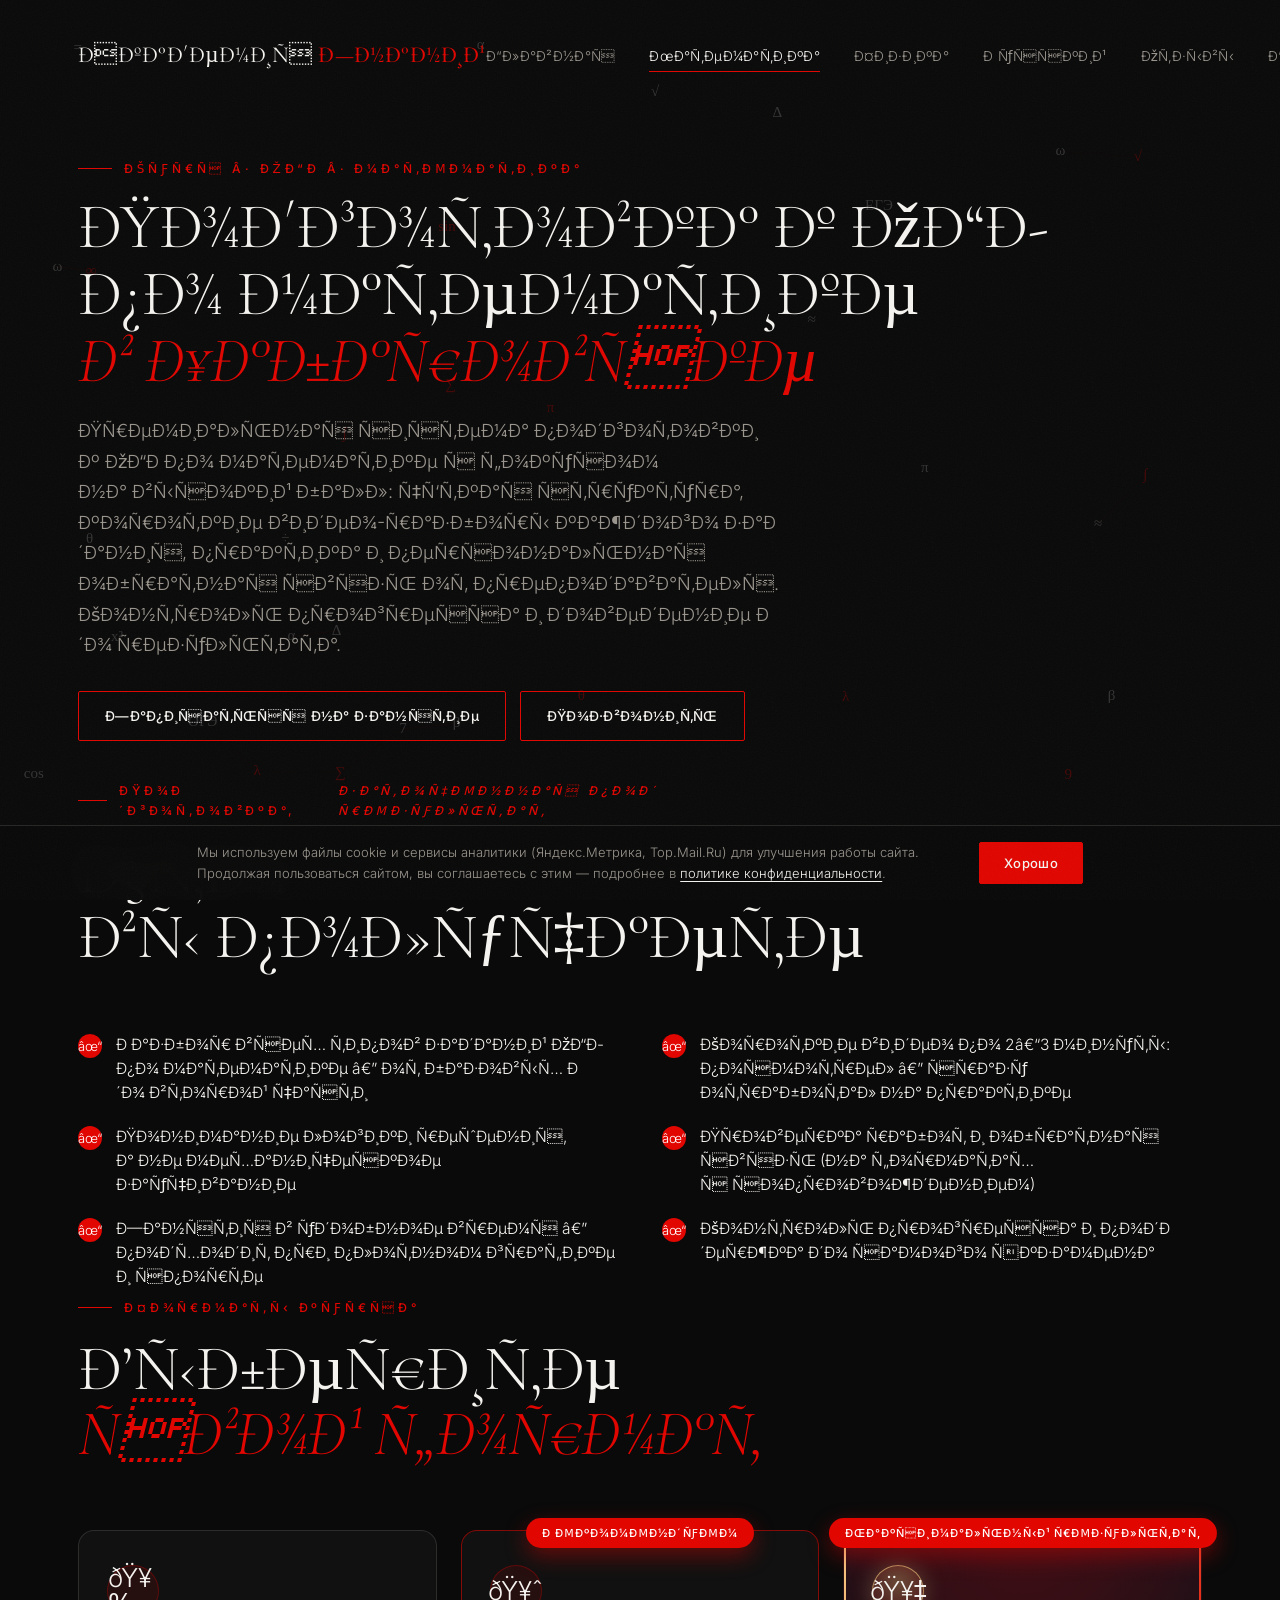
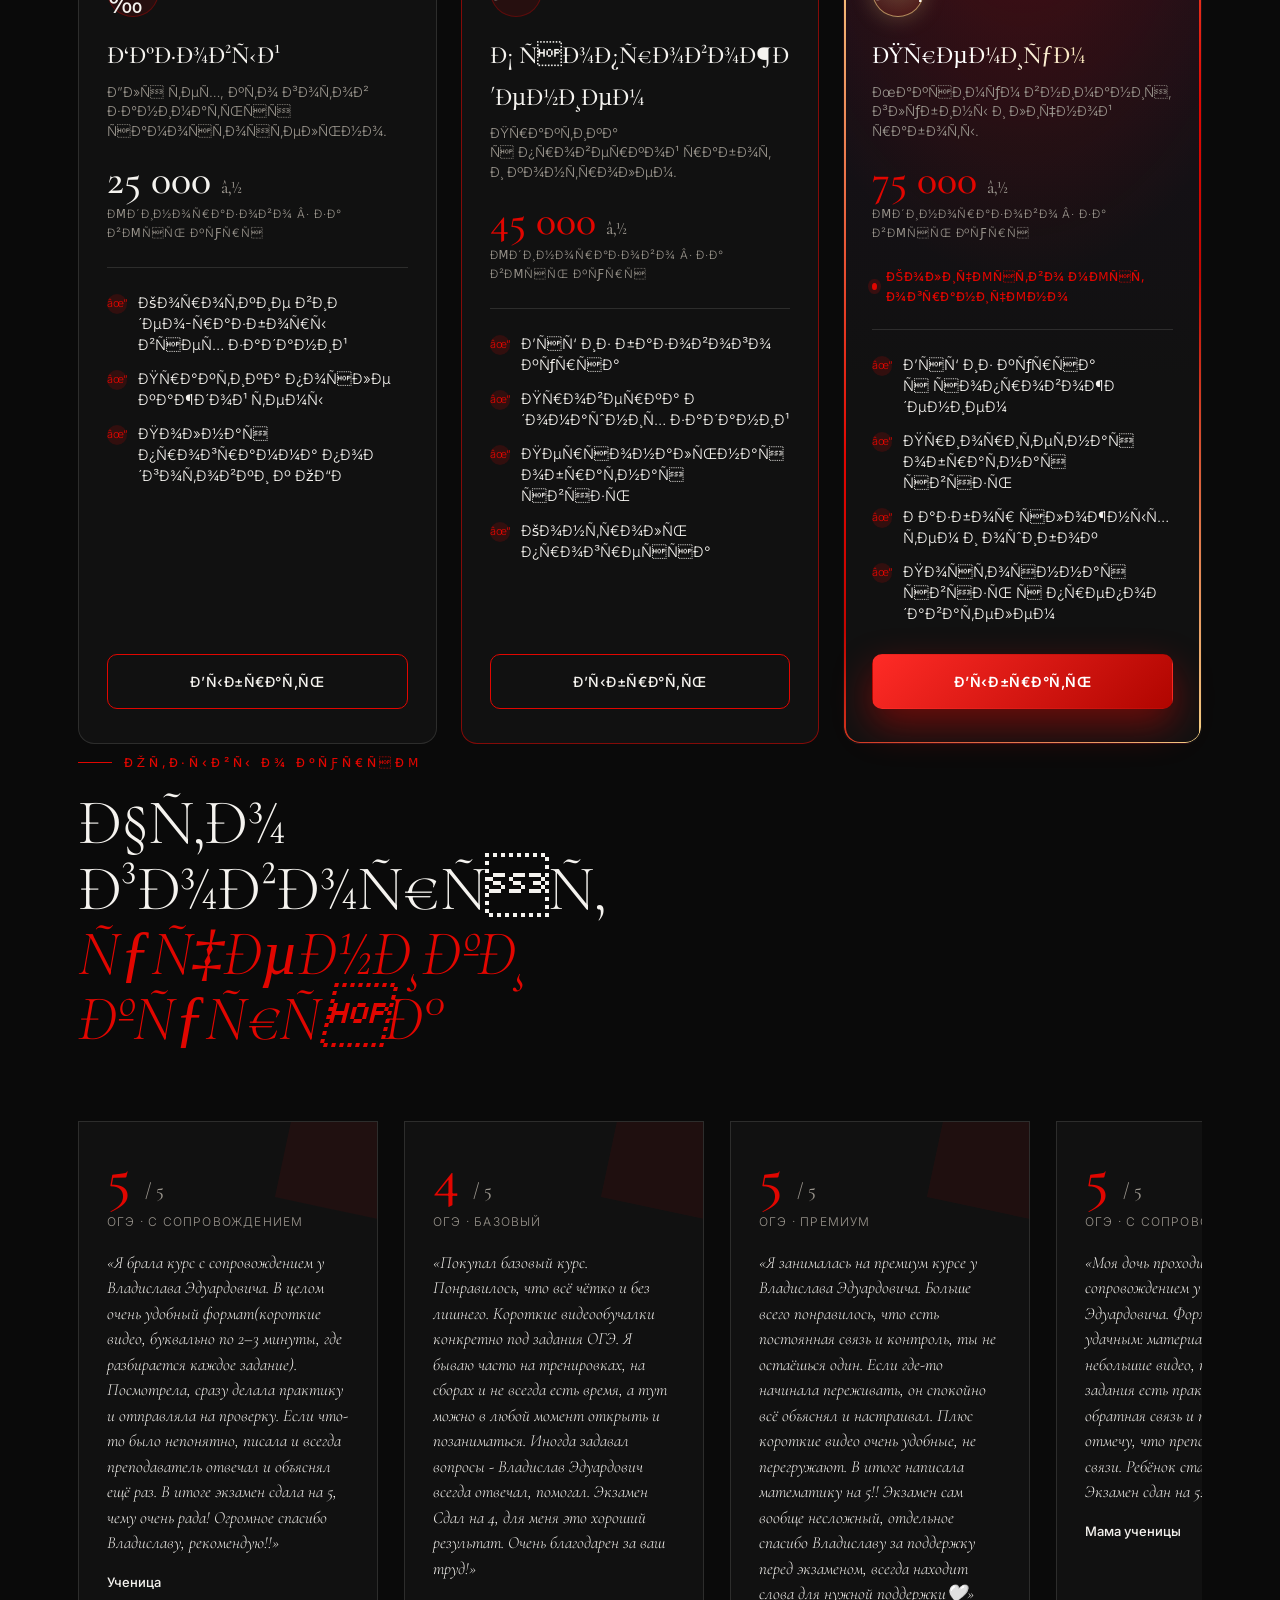
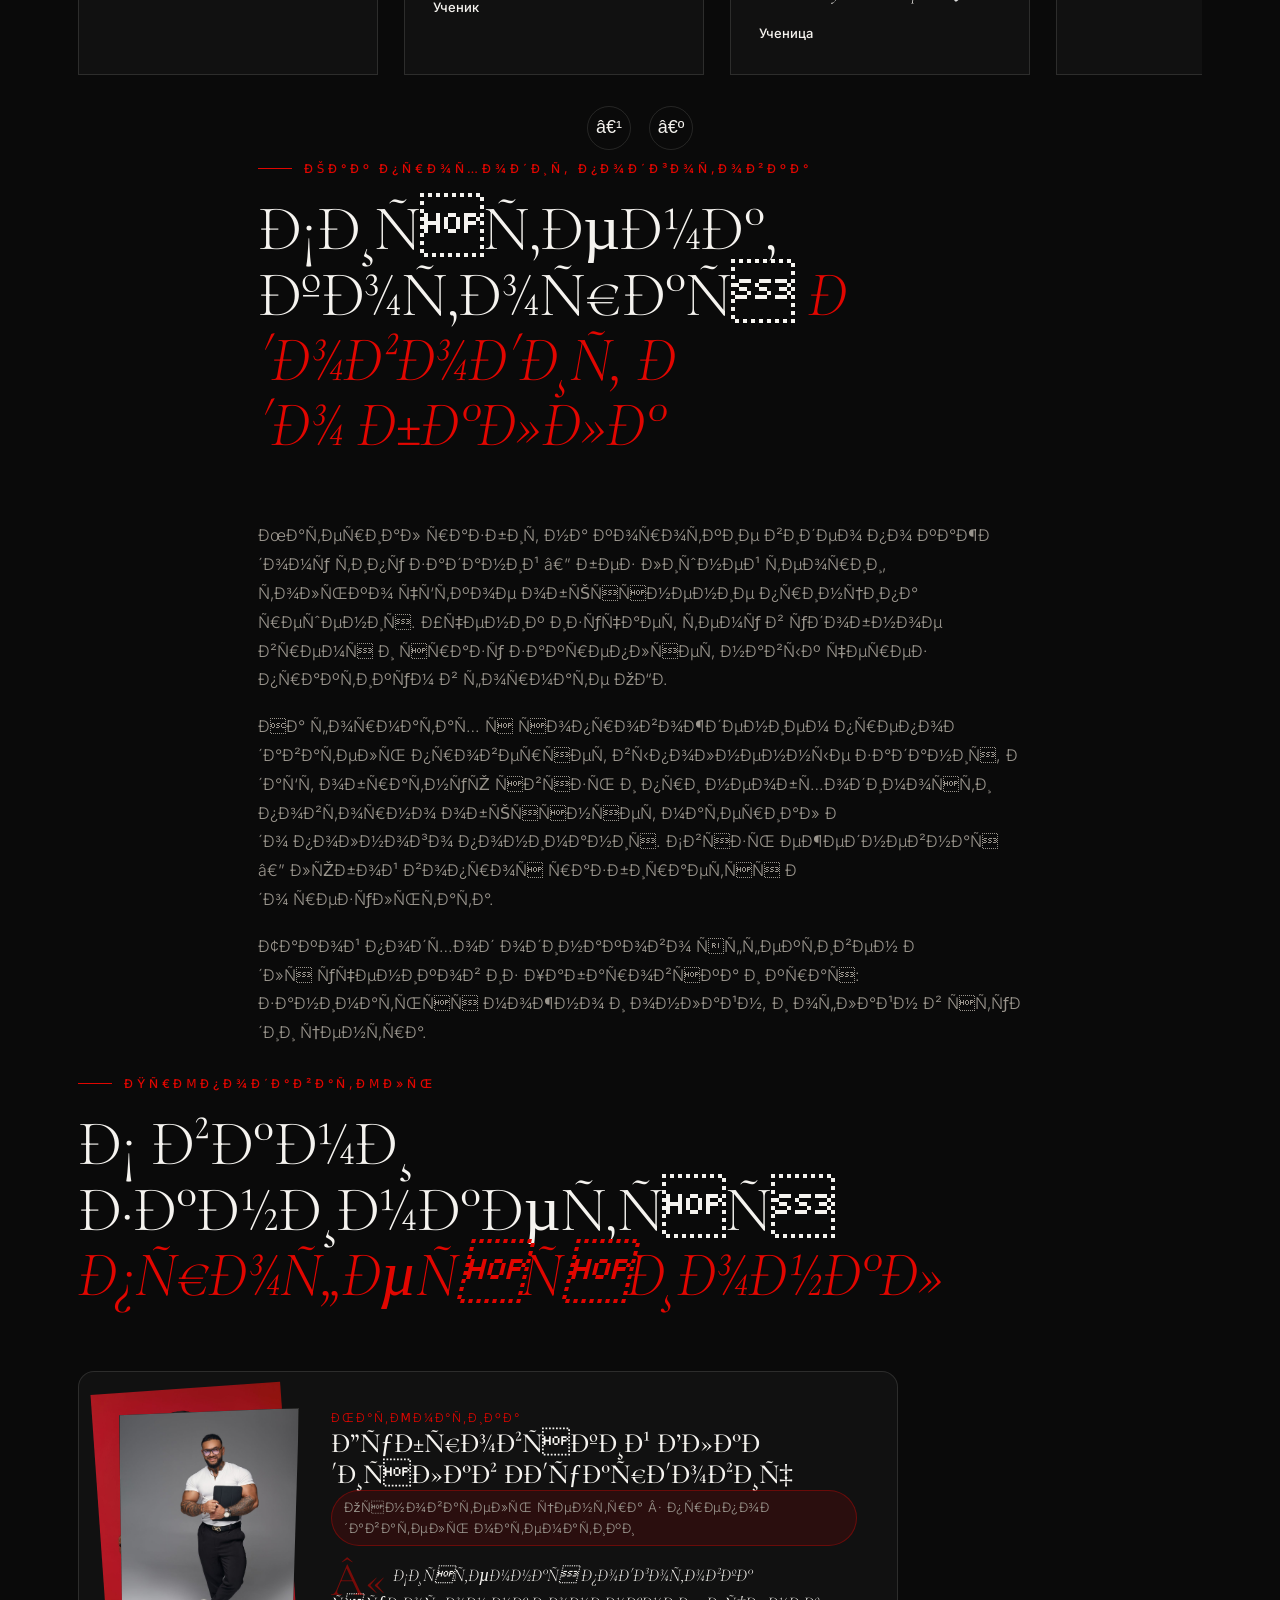
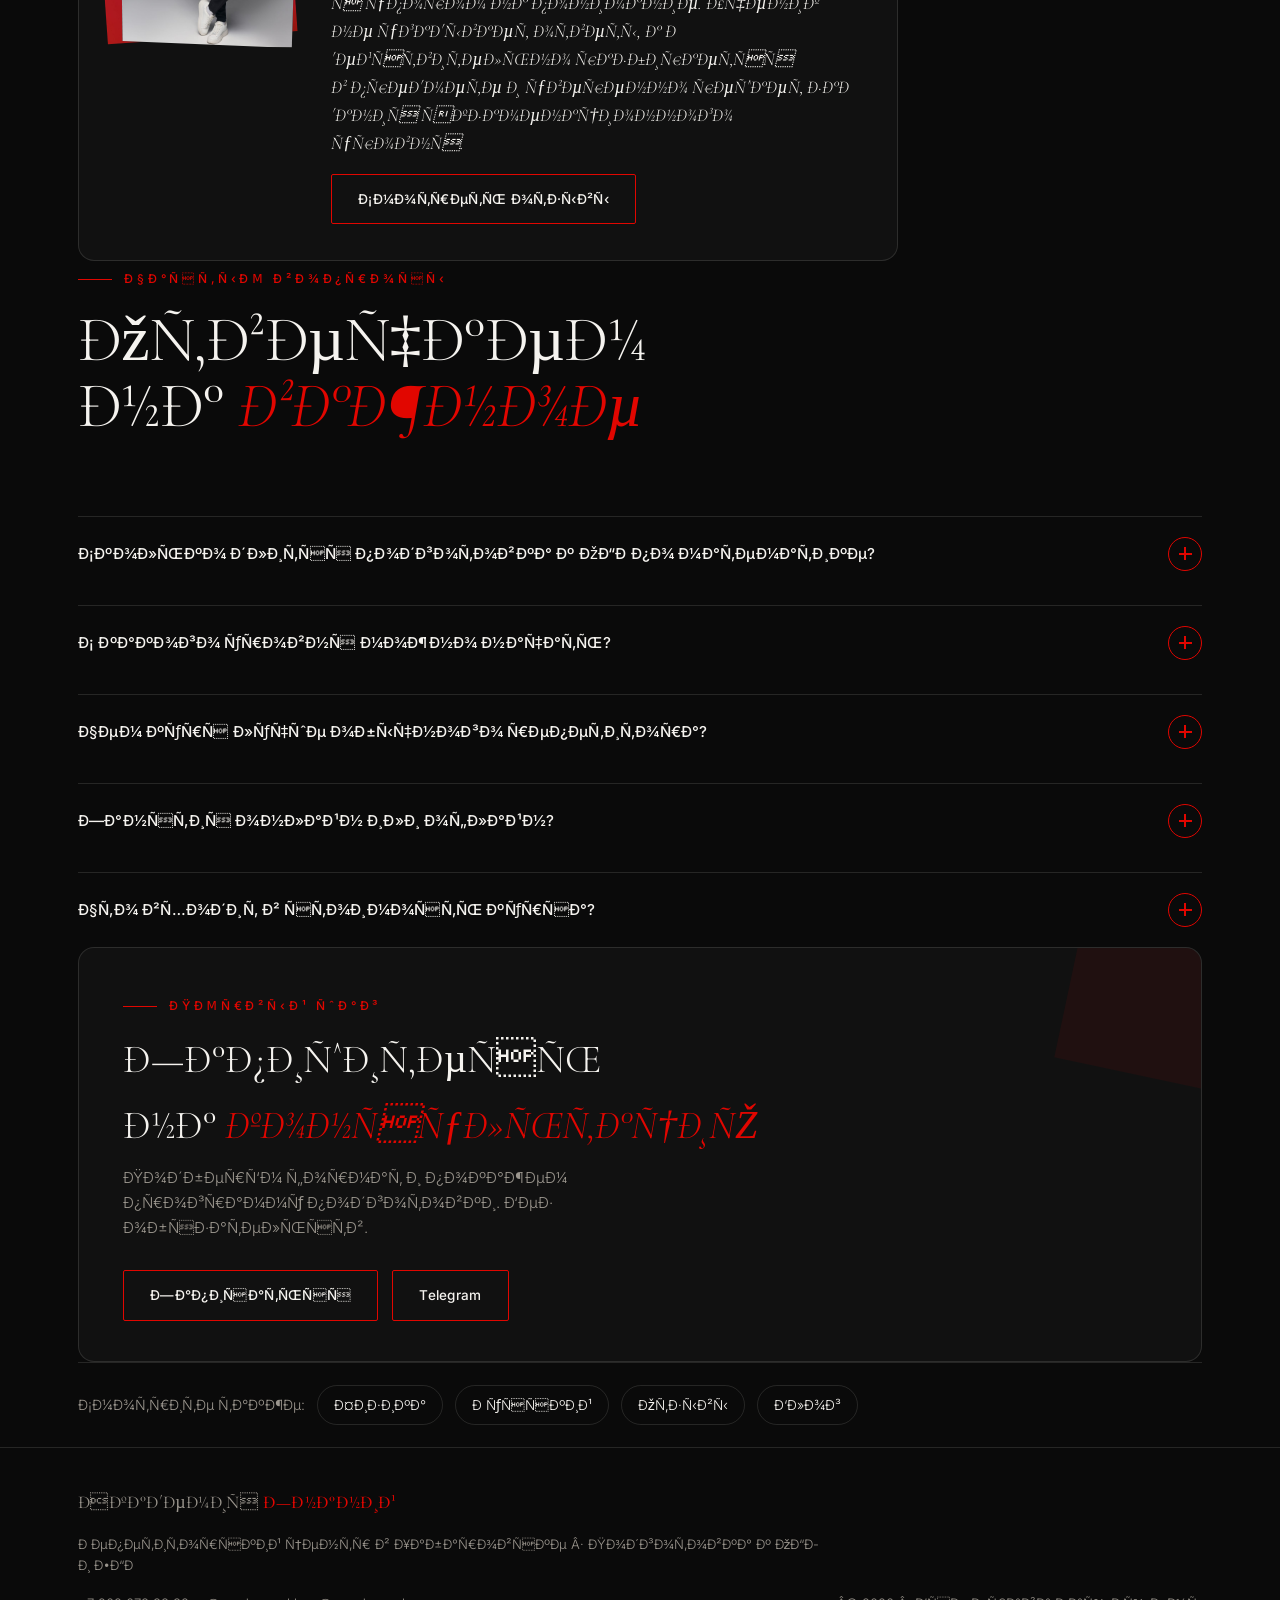
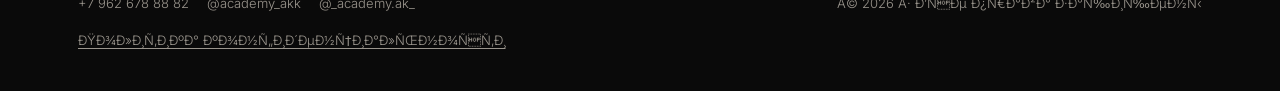
<file: podgotovka-oge-matematika/index.html>
<!DOCTYPE html>
<html lang="ru">
<head>
<!-- Yandex.Metrika counter -->
<script type="text/javascript">
    (function(m,e,t,r,i,k,a){
        m[i]=m[i]||function(){(m[i].a=m[i].a||[]).push(arguments)};
        m[i].l=1*new Date();
        for (var j = 0; j < document.scripts.length; j++) {if (document.scripts[j].src === r) { return; }}
        k=e.createElement(t),a=e.getElementsByTagName(t)[0],k.async=1,k.src=r,a.parentNode.insertBefore(k,a)
    })(window, document,'script','https://mc.yandex.ru/metrika/tag.js?id=111243476', 'ym');

    ym(111243476, 'init', {ssr:true, webvisor:true, clickmap:true, ecommerce:"dataLayer", referrer: document.referrer, url: location.href, accurateTrackBounce:true, trackLinks:true});
</script>
<noscript><div><img src="https://mc.yandex.ru/watch/111243476" style="position:absolute; left:-9999px;" alt="" /></div></noscript>
<!-- /Yandex.Metrika counter -->

<!-- Top.Mail.Ru counter -->
<script type="text/javascript">
var _tmr = window._tmr || (window._tmr = []);
_tmr.push({id: "3786898", type: "pageView", start: (new Date()).getTime()});
(function (d, w, id) {
if (d.getElementById(id)) return;
var ts = d.createElement("script"); ts.type = "text/javascript"; ts.async = true; ts.id = id;
ts.src = "https://top-fwz1.mail.ru/js/code.js";
var f = function () {var s = d.getElementsByTagName("script")[0]; s.parentNode.insertBefore(ts, s);};
if (w.opera == "[object Opera]") { d.addEventListener("DOMContentLoaded", f, false); } else { f(); }
})(document, window, "tmr-code");
</script>
<noscript><div><img src="https://top-fwz1.mail.ru/counter?id=3786898;js=na" style="position:absolute;left:-9999px;" alt="Top.Mail.Ru" /></div></noscript>
<!-- /Top.Mail.Ru counter -->
<meta charset="UTF-8">
<meta name="viewport" content="width=device-width, initial-scale=1.0">
<title>Подготовка к ОГЭ по математике в Хабаровске — курс и репетитор | Академия Знаний</title>
<meta name="description" content="Подготовка к ОГЭ по математике в Хабаровске: премиальный курс с короткими видео-разборами заданий, практикой и персональной обратной связью. Форматы от 25 000 ₽, онлайн и офлайн. Гарантия системного результата.">
<meta name="keywords" content="подготовка к огэ по математике хабаровск, огэ математика хабаровск, курс огэ математика, репетитор математика огэ хабаровск, подготовка к огэ математика">
<meta name="robots" content="index, follow, max-image-preview:large">
<meta name="theme-color" content="#0a0a0a">
<meta name="geo.region" content="RU-KHA">
<meta name="geo.placename" content="Хабаровск">
<meta name="geo.position" content="48.4802;135.0719">
<meta name="ICBM" content="48.4802, 135.0719">
<link rel="canonical" href="https://www.academyschool.pro/podgotovka-oge-matematika/">
<link rel="icon" type="image/svg+xml" href="/favicon.svg">
<link rel="icon" type="image/png" sizes="32x32" href="/favicon-32.png">
<link rel="icon" type="image/png" sizes="192x192" href="/favicon-192.png">
<link rel="apple-touch-icon" href="/apple-touch-icon.png">
<link rel="shortcut icon" href="/favicon.ico">
<meta property="og:type" content="website">
<meta property="og:site_name" content="Академия Знаний">
<meta property="og:title" content="Подготовка к ОГЭ по математике в Хабаровске — курс и репетитор | Академия Знаний">
<meta property="og:description" content="Подготовка к ОГЭ по математике в Хабаровске: премиальный курс с короткими видео-разборами заданий, практикой и персональной обратной связью. Форматы от 25 000 ₽, онлайн и офлайн. Гарантия системного результата.">
<meta property="og:url" content="https://www.academyschool.pro/podgotovka-oge-matematika/">
<meta property="og:image" content="https://www.academyschool.pro/og-image.png">
<meta property="og:image:width" content="1200">
<meta property="og:image:height" content="630">
<meta property="og:locale" content="ru_RU">
<meta name="twitter:card" content="summary_large_image">
<meta name="twitter:title" content="Подготовка к ОГЭ по математике в Хабаровске — курс и репетитор | Академия Знаний">
<meta name="twitter:description" content="Подготовка к ОГЭ по математике в Хабаровске: премиальный курс с короткими видео-разборами заданий, практикой и персональной обратной связью. Форматы от 25 000 ₽, онлайн и офлайн. Гарантия системного результата.">
<meta name="twitter:image" content="https://www.academyschool.pro/og-image.png">
<link rel="preload" href="/fonts/co3bmX5slCNuHLi8bLeY9MK7whWMhyjYrXtKgS4.woff2" as="font" type="font/woff2" crossorigin>
<link rel="preload" href="/fonts/UcC73FwrK3iLTeHuS_nVMrMxCp50SjIa0ZL7SUc.woff2" as="font" type="font/woff2" crossorigin>
<link rel="stylesheet" href="/assets/styles.css">
<script type="application/ld+json">
{"@context":"https://schema.org","@type":"Course","name":"Курс подготовки к ОГЭ по математике в Хабаровске","description":"Премиальная система подготовки к ОГЭ по математике: короткие видео-разборы заданий, практика, персональная обратная связь и контроль результата.","image":"https://www.academyschool.pro/team/course.jpg","provider":{"@type":"EducationalOrganization","name":"Академия Знаний","url":"https://www.academyschool.pro/"},"inLanguage":"ru","hasCourseInstance":{"@type":"CourseInstance","courseMode":["online","onsite"],"location":{"@type":"Place","name":"Хабаровск"}},"offers":[{"@type":"Offer","name":"Базовый","price":"25000","priceCurrency":"RUB"},{"@type":"Offer","name":"С сопровождением","price":"45000","priceCurrency":"RUB"},{"@type":"Offer","name":"Премиум","price":"75000","priceCurrency":"RUB"}]}
</script>
<script type="application/ld+json">
{
 "@context": "https://schema.org",
 "@type": "FAQPage",
 "mainEntity": [
  {
   "@type": "Question",
   "name": "Сколько длится подготовка к ОГЭ по математике?",
   "acceptedAnswer": {
    "@type": "Answer",
    "text": "Оптимально начинать за учебный год до экзамена. Но программа гибкая: если времени меньше, мы расставляем приоритеты по заданиям, которые дают максимум баллов при вашем текущем уровне."
   }
  },
  {
   "@type": "Question",
   "name": "С какого уровня можно начать?",
   "acceptedAnswer": {
    "@type": "Answer",
    "text": "С любого. Многие ученики приходят с оценкой 3 и страхом перед математикой. Программа выстроена от базовых заданий к сложным, поэтому подтягиваем даже с нуля до уверенного результата."
   }
  },
  {
   "@type": "Question",
   "name": "Чем курс лучше обычного репетитора?",
   "acceptedAnswer": {
    "@type": "Answer",
    "text": "Та же система объяснений, что и на индивидуальных занятиях, но в удобное время и заметно дешевле. Короткие видео можно пересматривать сколько нужно, а на форматах с сопровождением есть проверка работ и обратная связь."
   }
  },
  {
   "@type": "Question",
   "name": "Занятия онлайн или офлайн?",
   "acceptedAnswer": {
    "@type": "Answer",
    "text": "Доступны оба формата. Онлайн — из любой точки Хабаровска и края в удобное время; офлайн — занятия в студии центра."
   }
  },
  {
   "@type": "Question",
   "name": "Что входит в стоимость курса?",
   "acceptedAnswer": {
    "@type": "Answer",
    "text": "Полная программа подготовки к ОГЭ по математике: видео-разборы всех типов заданий, практикум, а на форматах с сопровождением — проверка домашних заданий и персональная обратная связь до результата."
   }
  }
 ]
}
</script>
</head>
<body>
<canvas id="bg-formulas" aria-hidden="true"></canvas>
<div id="progress" class="progress" aria-hidden="true"></div>
<p class="sr-only">Подготовка к ОГЭ по математике в Хабаровске — курс с видео-разборами, практикой и обратной связью. Форматы от 25 000 ₽, онлайн и офлайн.</p>
<header id="head">
  <div class="wrap nav">
    <a class="brand" href="/">Академия <b>Знаний</b></a>
    <nav class="nav-links" aria-label="Основная навигация">
      <a href="/">Главная</a>
      <a href="/podgotovka-oge-matematika/" class="active">Математика</a>
      <a href="/repetitor-fizika-habarovsk/">Физика</a>
      <a href="/repetitor-russkiy-habarovsk/">Русский</a>
      <a href="/otzyvy/">Отзывы</a>
      <a href="/blog/">Блог</a>
      <a href="/kontakty/">Контакты</a>
    </nav>
    <button class="burger" id="burger" type="button" aria-label="Меню" aria-expanded="false"><span></span><span></span><span></span></button>
    <a href="/kontakty/" class="btn nav-cta">Записаться <span aria-hidden="true">&rarr;</span></a>
  </div>
</header>
<section class="page-hero">
  <div class="wrap ro">
    <div class="eyebrow">Курс · ОГЭ · математика</div>
    <h1 class="page-h1">Подготовка к&nbsp;ОГЭ по&nbsp;математике <em>в&nbsp;Хабаровске</em></h1>
    <p class="page-lead">Премиальная система подготовки к&nbsp;ОГЭ по&nbsp;математике с&nbsp;фокусом на&nbsp;высокий балл: чёткая структура, короткие видео-разборы каждого задания, практика и&nbsp;персональная обратная связь от&nbsp;преподавателя. Контроль прогресса и&nbsp;доведение до&nbsp;результата.</p>
    <div class="page-cta"><a href="/kontakty/" class="btn">Записаться на занятие</a><a href="tel:+79626788882" class="btn">Позвонить</a></div>
  </div>
</section><section class="wrap ro">
    <div class="sec-head"><div class="eyebrow">Подготовка, <em>заточенная под результат</em></div><h2>Что вы&nbsp;получаете</h2></div>
    <div class="why-grid">
      <div class="why-item"><span class="ck" aria-hidden="true">✓</span><span>Разбор всех типов заданий ОГЭ по&nbsp;математике — от&nbsp;базовых до&nbsp;второй части</span></div>
      <div class="why-item"><span class="ck" aria-hidden="true">✓</span><span>Короткие видео по&nbsp;2–3 минуты: посмотрел — сразу отработал на&nbsp;практике</span></div>
      <div class="why-item"><span class="ck" aria-hidden="true">✓</span><span>Понимание логики решения, а&nbsp;не&nbsp;механическое заучивание</span></div>
      <div class="why-item"><span class="ck" aria-hidden="true">✓</span><span>Проверка работ и&nbsp;обратная связь (на&nbsp;форматах с&nbsp;сопровождением)</span></div>
      <div class="why-item"><span class="ck" aria-hidden="true">✓</span><span>Занятия в&nbsp;удобное время — подходит при&nbsp;плотном графике и&nbsp;спорте</span></div>
      <div class="why-item"><span class="ck" aria-hidden="true">✓</span><span>Контроль прогресса и&nbsp;поддержка до&nbsp;самого экзамена</span></div>
    </div>
</section><section class="wrap ro" id="tarify">
    <div class="sec-head"><div class="eyebrow">Форматы курса</div><h2>Выберите <em>свой формат</em></h2></div>
    <div class="tiers">
      <div class="tier ro">
        <span class="medal" aria-hidden="true">🥉</span>
        <div class="tname">Базовый</div>
        <div class="tdesc">Для тех, кто готов заниматься самостоятельно.</div>
        <div class="tprice">25&nbsp;000&nbsp;<em>₽</em></div>
        <div class="tnote">единоразово · за весь курс</div>
        <ul><li><span class="ck">✓</span>Короткие видео-разборы всех заданий</li><li><span class="ck">✓</span>Практика после каждой темы</li><li><span class="ck">✓</span>Полная программа подготовки к&nbsp;ОГЭ</li></ul>
        <a href="/kontakty/" class="btn">Выбрать</a>
      </div>
      <div class="tier rec ro">
        <span class="badge">Рекомендуем</span><span class="medal" aria-hidden="true">🥈</span>
        <div class="tname">С сопровождением</div>
        <div class="tdesc">Практика с&nbsp;проверкой работ и&nbsp;контролем.</div>
        <div class="tprice">45&nbsp;000&nbsp;<em>₽</em></div>
        <div class="tnote">единоразово · за весь курс</div>
        <ul><li><span class="ck">✓</span>Всё из&nbsp;базового курса</li><li><span class="ck">✓</span>Проверка домашних заданий</li><li><span class="ck">✓</span>Персональная обратная связь</li><li><span class="ck">✓</span>Контроль прогресса</li></ul>
        <a href="/kontakty/" class="btn">Выбрать</a>
      </div>
      <div class="tier prem ro">
        <span class="badge badge-prem">Максимальный результат</span><span class="medal" aria-hidden="true">🥇</span>
        <div class="tname">Премиум</div>
        <div class="tdesc">Максимум внимания, глубины и&nbsp;личной работы.</div>
        <div class="tprice">75&nbsp;000&nbsp;<em>₽</em></div>
        <div class="tnote">единоразово · за весь курс</div>
        <div class="limit">Количество мест ограничено</div>
        <ul><li><span class="ck">✓</span>Всё из&nbsp;курса с&nbsp;сопровождением</li><li><span class="ck">✓</span>Приоритетная обратная связь</li><li><span class="ck">✓</span>Разбор сложных тем и&nbsp;ошибок</li><li><span class="ck">✓</span>Постоянная связь с&nbsp;преподавателем</li></ul>
        <a href="/kontakty/" class="btn">Выбрать</a>
      </div>
    </div>
</section><section class="wrap ro">
  <div class="sec-head"><div class="eyebrow">Отзывы о курсе</div><h2>Что говорят <em>ученики курса</em></h2></div>
  <div class="rev-carousel"><div class="rev-viewport"><div class="rev-row" id="courseRow"></div></div>
    <div class="rev-rowctrl"><button class="rev-arrow" id="coursePrev" type="button" aria-label="Предыдущий">‹</button><button class="rev-arrow" id="courseNext" type="button" aria-label="Следующий">›</button></div>
  </div>
</section><section class="wrap ro narrow">
    <div class="sec-head"><div class="eyebrow">Как проходит подготовка</div><h2>Система, которая <em>доводит до&nbsp;балла</em></h2></div>
    <div class="prose">
      <p>Материал разбит на&nbsp;короткие видео по&nbsp;каждому типу заданий — без лишней теории, только чёткое объяснение принципа решения. Ученик изучает тему в&nbsp;удобное время и&nbsp;сразу закрепляет навык через практикум в&nbsp;формате ОГЭ.</p>
      <p>На&nbsp;форматах с&nbsp;сопровождением преподаватель проверяет выполненные задания, даёт обратную связь и&nbsp;при&nbsp;необходимости повторно объясняет материал до&nbsp;полного понимания. Связь ежедневная — любой вопрос разбирается до&nbsp;результата.</p>
      <p>Такой подход одинаково эффективен для&nbsp;учеников из&nbsp;Хабаровска и&nbsp;края: заниматься можно и&nbsp;онлайн, и&nbsp;офлайн в&nbsp;студии центра.</p>
    </div>
</section><section class="wrap ro">
    <div class="sec-head"><div class="eyebrow">Преподаватель</div><h2>С вами занимается <em>профессионал</em></h2></div>
    <div class="teacher-solo">
      <div class="cutout" style="display:block">
        <div class="plate t-plate" style="background-image:url(/team/founder.jpg)"></div>
        <figure class="photo t-photo" data-shots="founder" aria-label="Открыть фото преподавателя на весь экран">
          <img src="/team/founder2.jpg" width="1000" height="1431" alt="Дубровский Владислав Эдуардович — Математика" loading="lazy">
        </figure>
      </div>
      <div class="ts-body">
        <div class="ts-meta"><div class="subj">Математика</div><h3>Дубровский Владислав Эдуардович</h3><span class="t-exp">Основатель центра · преподаватель математики</span></div>
        <div class="ts-quote"><span class="mark" aria-hidden="true">«</span><p>Системная подготовка с&nbsp;упором на&nbsp;понимание. Ученик не&nbsp;угадывает ответы, а&nbsp;действительно разбирается в&nbsp;предмете и&nbsp;уверенно решает задания экзаменационного уровня.</p></div>
        <a href="/otzyvy/" class="btn">Смотреть отзывы</a>
      </div>
    </div>
</section><section class="wrap ro">
    <div class="sec-head"><div class="eyebrow">Частые вопросы</div><h2>Отвечаем на&nbsp;<em>важное</em></h2></div>
    <div class="faq">
      <div class="reveal-block" data-reveal>
        <button class="reveal-trigger" aria-expanded="false">Сколько длится подготовка к ОГЭ по математике? <span class="ic" aria-hidden="true"></span></button>
        <div class="reveal-body"><div class="reveal-inner">Оптимально начинать за учебный год до экзамена. Но программа гибкая: если времени меньше, мы расставляем приоритеты по заданиям, которые дают максимум баллов при вашем текущем уровне.</div></div>
      </div>
      <div class="reveal-block" data-reveal>
        <button class="reveal-trigger" aria-expanded="false">С какого уровня можно начать? <span class="ic" aria-hidden="true"></span></button>
        <div class="reveal-body"><div class="reveal-inner">С любого. Многие ученики приходят с оценкой 3 и страхом перед математикой. Программа выстроена от базовых заданий к сложным, поэтому подтягиваем даже с нуля до уверенного результата.</div></div>
      </div>
      <div class="reveal-block" data-reveal>
        <button class="reveal-trigger" aria-expanded="false">Чем курс лучше обычного репетитора? <span class="ic" aria-hidden="true"></span></button>
        <div class="reveal-body"><div class="reveal-inner">Та же система объяснений, что и на индивидуальных занятиях, но в удобное время и заметно дешевле. Короткие видео можно пересматривать сколько нужно, а на форматах с сопровождением есть проверка работ и обратная связь.</div></div>
      </div>
      <div class="reveal-block" data-reveal>
        <button class="reveal-trigger" aria-expanded="false">Занятия онлайн или офлайн? <span class="ic" aria-hidden="true"></span></button>
        <div class="reveal-body"><div class="reveal-inner">Доступны оба формата. Онлайн — из любой точки Хабаровска и края в удобное время; офлайн — занятия в студии центра.</div></div>
      </div>
      <div class="reveal-block" data-reveal>
        <button class="reveal-trigger" aria-expanded="false">Что входит в стоимость курса? <span class="ic" aria-hidden="true"></span></button>
        <div class="reveal-body"><div class="reveal-inner">Полная программа подготовки к ОГЭ по математике: видео-разборы всех типов заданий, практикум, а на форматах с сопровождением — проверка домашних заданий и персональная обратная связь до результата.</div></div>
      </div>
    </div>
</section><section class="wrap ro"><div class="cta-band">
    <div><div class="eyebrow">Первый шаг</div><h2>Запишитесь на&nbsp;<em>консультацию</em></h2><p>Подберём формат и&nbsp;покажем программу подготовки. Без обязательств.</p></div>
    <div class="cta-band-btns"><a href="/kontakty/" class="btn">Записаться</a><a href="https://t.me/academy_akk" target="_blank" rel="noopener" class="btn">Telegram</a></div>
  </div></section><section class="wrap ro"><div class="crosslinks"><span>Смотрите также:</span> <a href="/repetitor-fizika-habarovsk/" class="chip">Физика</a> <a href="/repetitor-russkiy-habarovsk/" class="chip">Русский</a> <a href="/otzyvy/" class="chip">Отзывы</a> <a href="/blog/" class="chip">Блог</a></div></section><div class="rev-modal" id="revModal" role="dialog" aria-modal="true" aria-label="Отзывы">
  <div class="rev-stage">
    <div class="rev-head"><div class="rt">Отзывы <em>учеников</em></div><button class="rev-close" id="revClose" type="button" aria-label="Закрыть">✕</button></div>
    <div class="rev-track" id="revTrack"></div>
    <div class="rev-ctrl"><button class="rev-arrow" id="revPrev" type="button" aria-label="Назад">‹</button><div class="rev-dots" id="revDots"></div><button class="rev-arrow" id="revNext" type="button" aria-label="Вперёд">›</button></div>
  </div>
</div>
<footer>
  <div class="wrap foot-row">
    <span class="brand">Академия <b>Знаний</b></span>
    <span>Репетиторский центр в&nbsp;Хабаровске · Подготовка к&nbsp;ОГЭ и&nbsp;ЕГЭ</span>
    <span class="foot-contacts">
      <a href="tel:+79626788882">+7&nbsp;962&nbsp;678&nbsp;88&nbsp;82</a>
      <a href="https://t.me/academy_akk" target="_blank" rel="noopener">@academy_akk</a>
      <a href="https://www.instagram.com/_academy.ak_" target="_blank" rel="noopener">@_academy.ak_</a>
    </span>
    <span>© 2026 · Все права защищены</span>
    <span class="foot-legal"><a href="/politika-konfidencialnosti/">Политика конфиденциальности</a></span>
  </div>
</footer>
<div class="mcta" aria-label="Быстрые действия">
  <a href="tel:+79626788882" class="btn">Позвонить</a>
  <a href="/kontakty/" class="btn">Записаться</a>
</div>
<script>window.__BASE__="";</script>
<script src="/assets/app.js" defer></script>
<script src="/assets/reviews.js" defer></script>
</body>
</html>
</file>
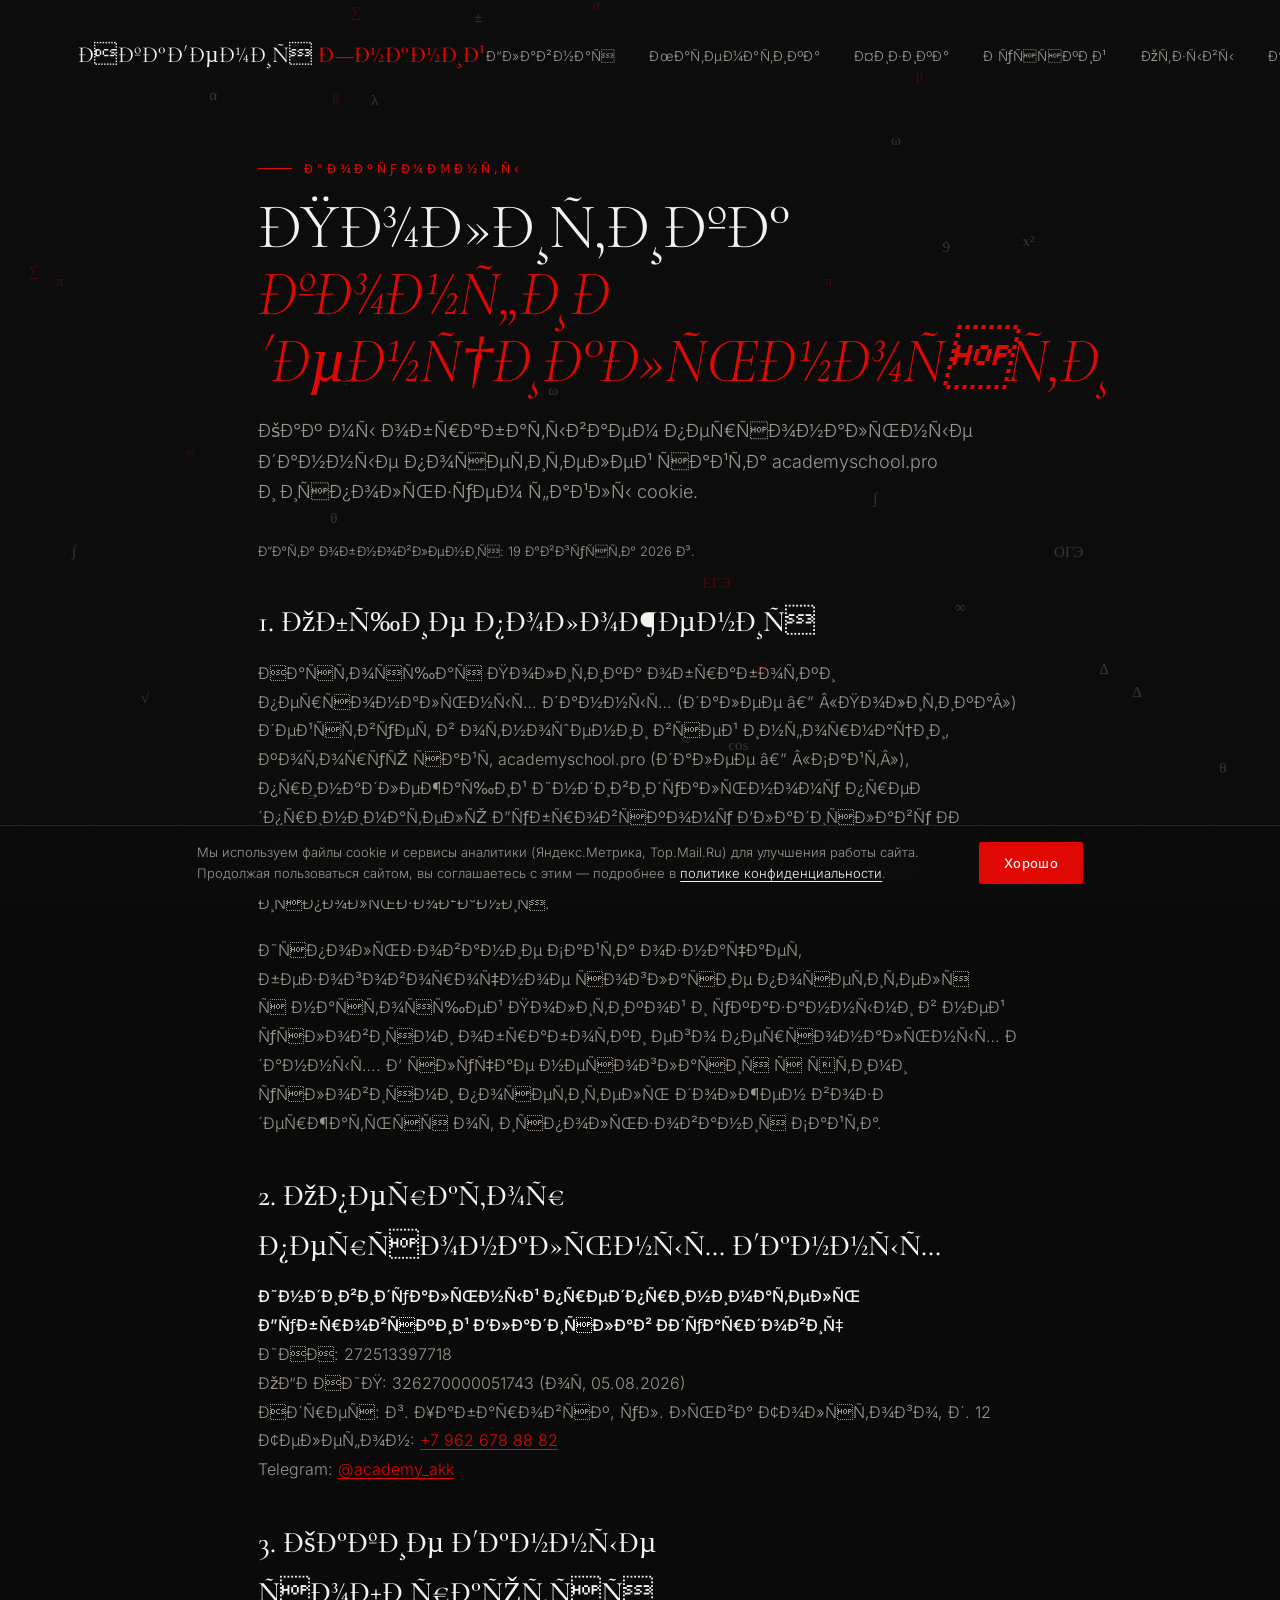
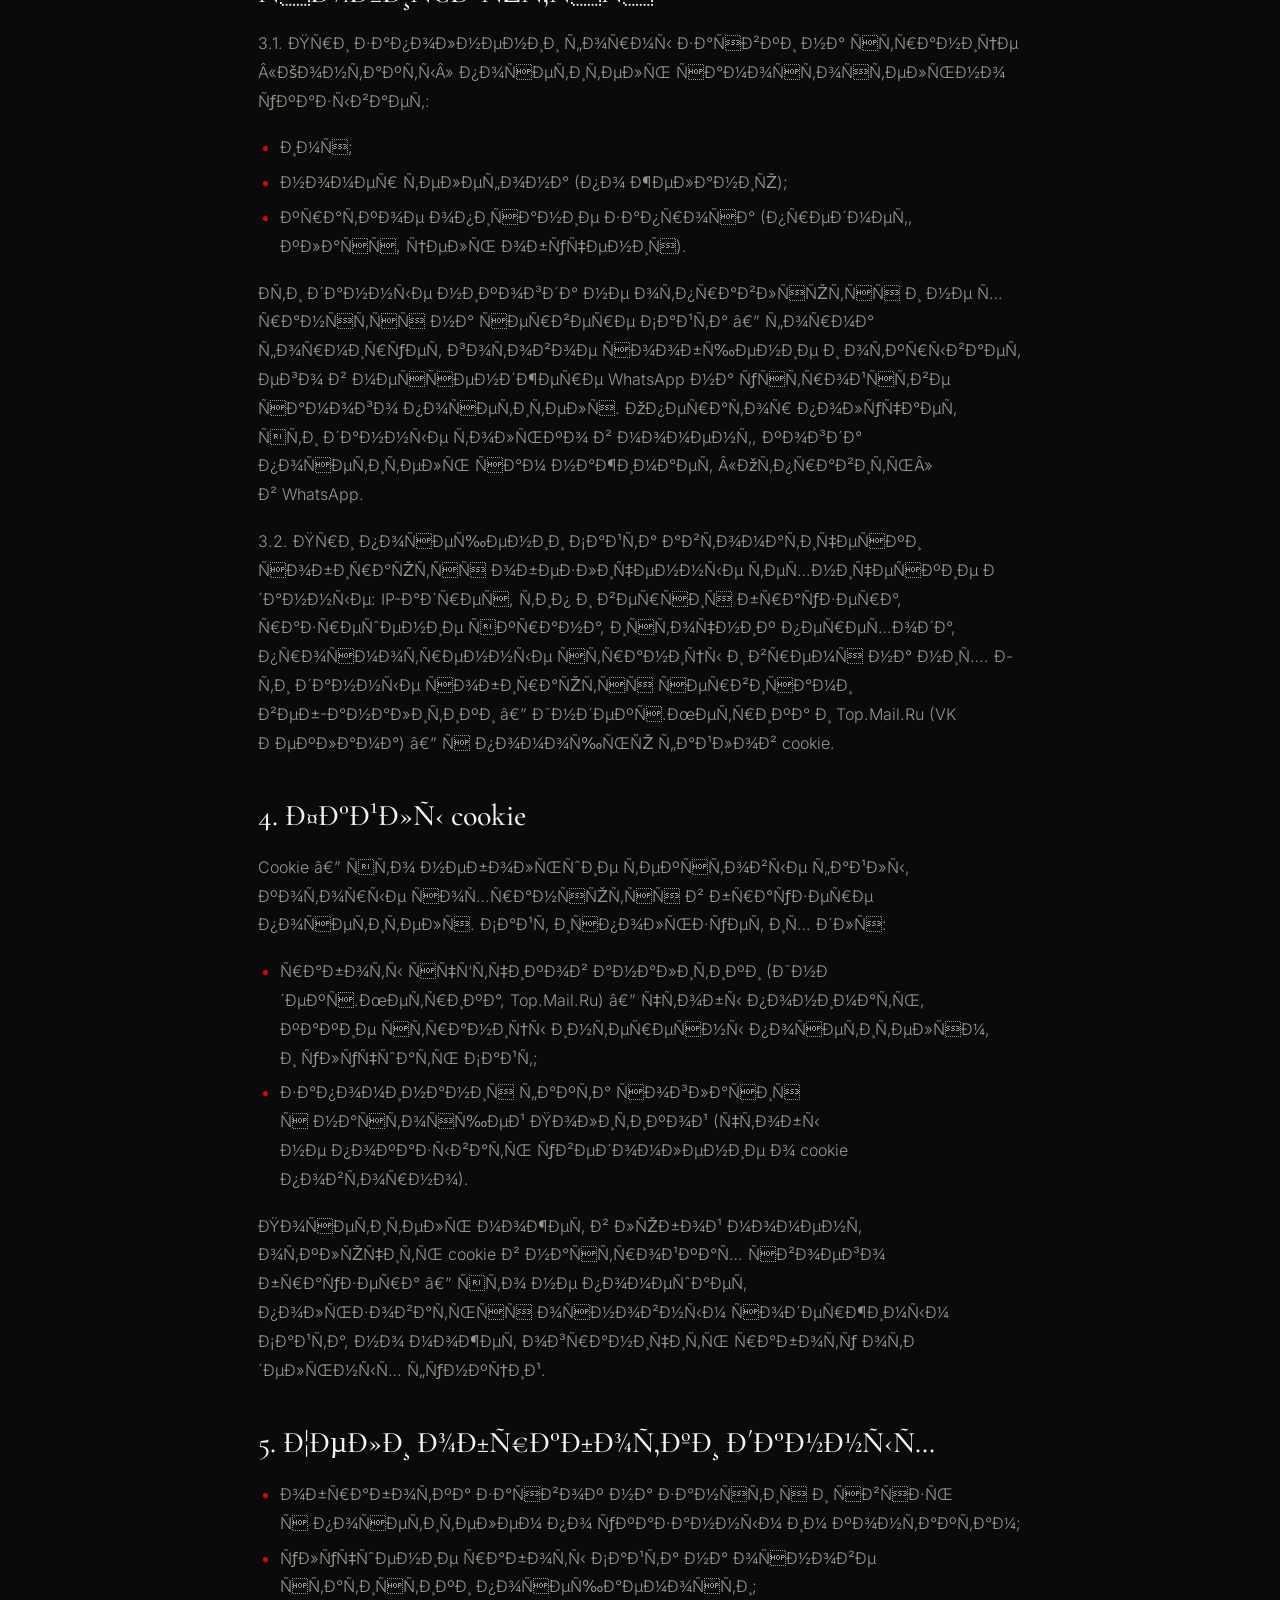
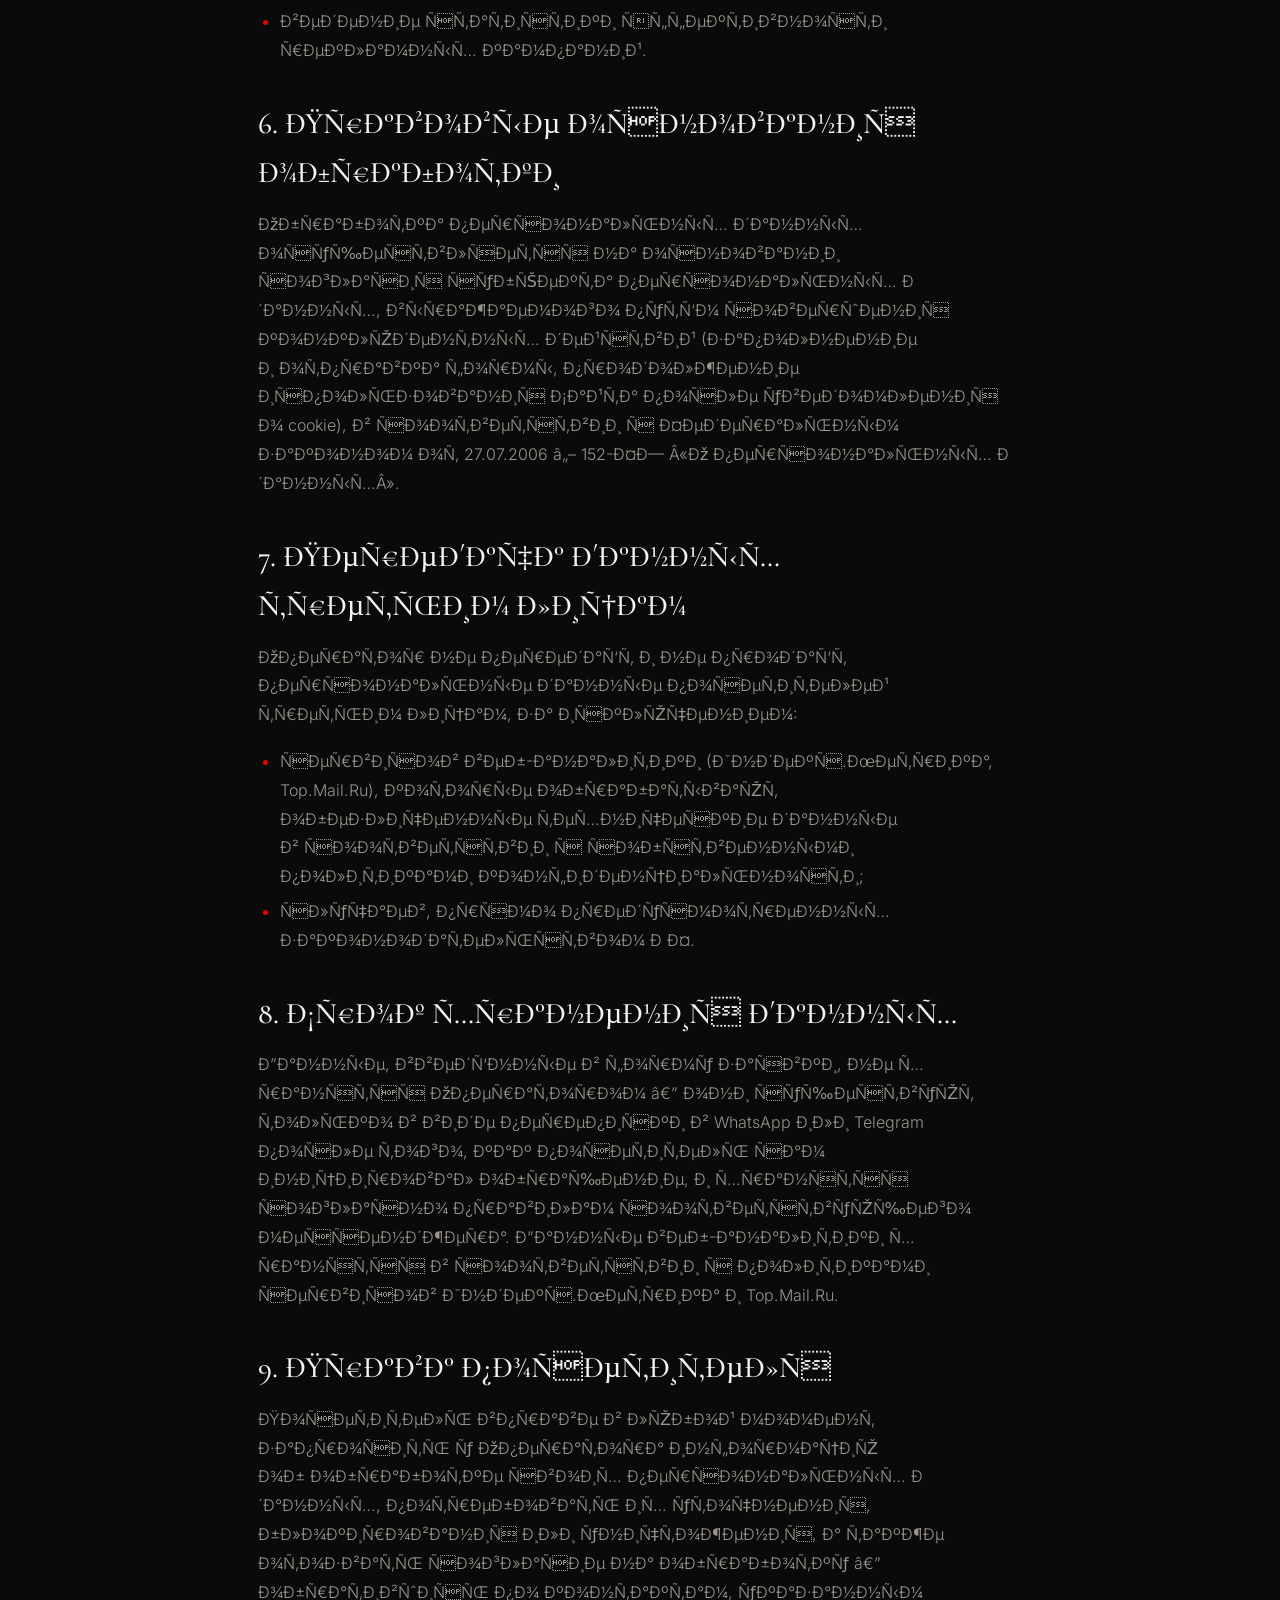
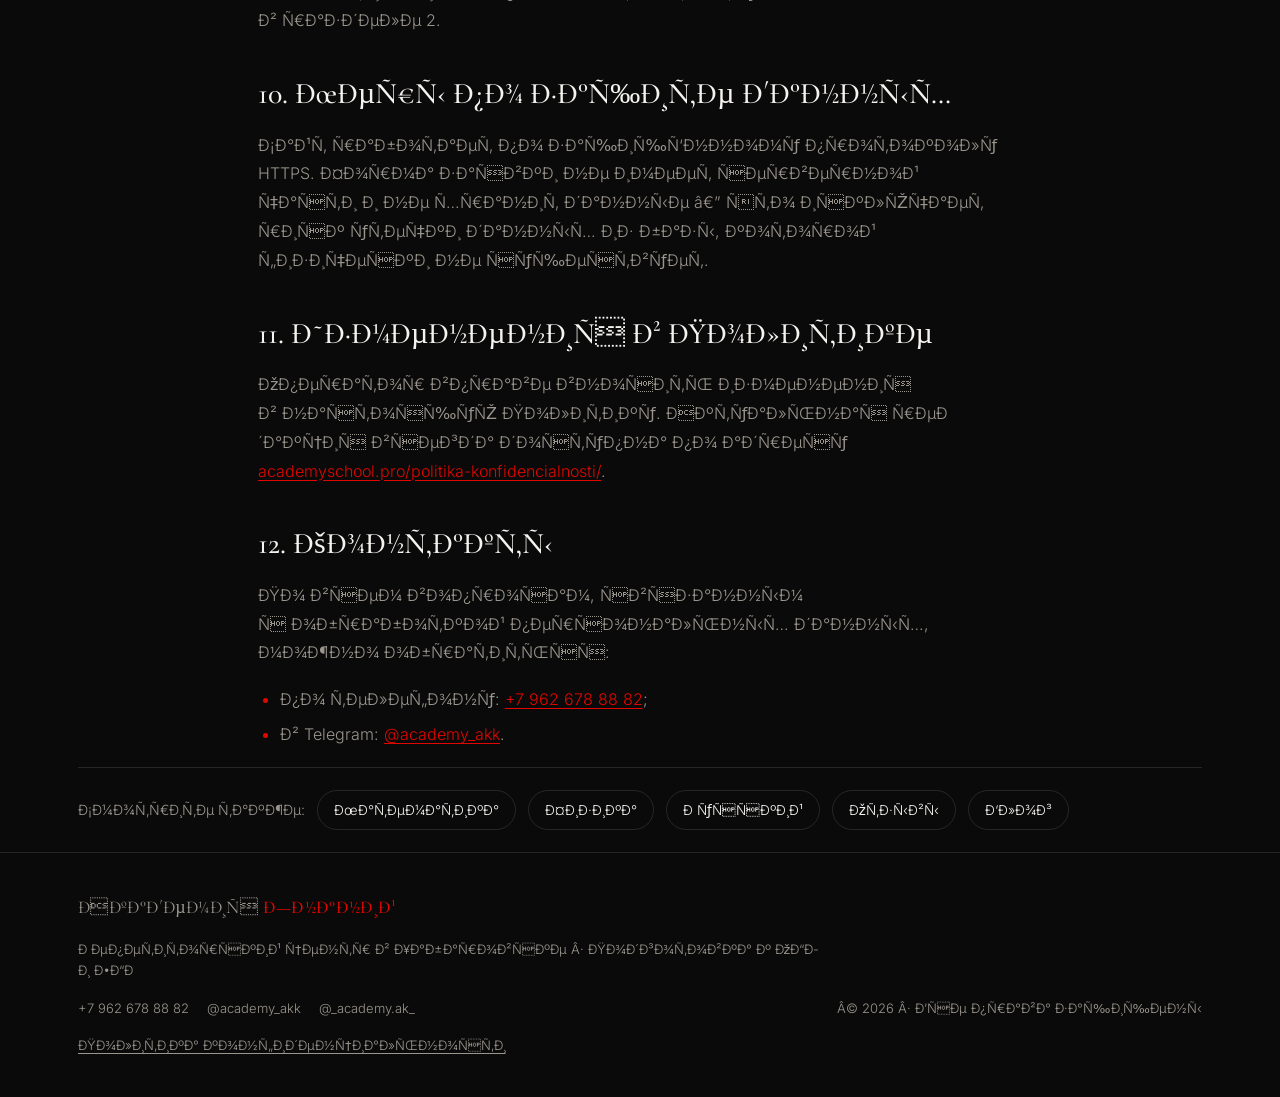
<file: politika-konfidencialnosti/index.html>
<!DOCTYPE html>
<html lang="ru">
<head>
<!-- Yandex.Metrika counter -->
<script type="text/javascript">
    (function(m,e,t,r,i,k,a){
        m[i]=m[i]||function(){(m[i].a=m[i].a||[]).push(arguments)};
        m[i].l=1*new Date();
        for (var j = 0; j < document.scripts.length; j++) {if (document.scripts[j].src === r) { return; }}
        k=e.createElement(t),a=e.getElementsByTagName(t)[0],k.async=1,k.src=r,a.parentNode.insertBefore(k,a)
    })(window, document,'script','https://mc.yandex.ru/metrika/tag.js?id=111243476', 'ym');

    ym(111243476, 'init', {ssr:true, webvisor:true, clickmap:true, ecommerce:"dataLayer", referrer: document.referrer, url: location.href, accurateTrackBounce:true, trackLinks:true});
</script>
<noscript><div><img src="https://mc.yandex.ru/watch/111243476" style="position:absolute; left:-9999px;" alt="" /></div></noscript>
<!-- /Yandex.Metrika counter -->

<!-- Top.Mail.Ru counter -->
<script type="text/javascript">
var _tmr = window._tmr || (window._tmr = []);
_tmr.push({id: "3786898", type: "pageView", start: (new Date()).getTime()});
(function (d, w, id) {
if (d.getElementById(id)) return;
var ts = d.createElement("script"); ts.type = "text/javascript"; ts.async = true; ts.id = id;
ts.src = "https://top-fwz1.mail.ru/js/code.js";
var f = function () {var s = d.getElementsByTagName("script")[0]; s.parentNode.insertBefore(ts, s);};
if (w.opera == "[object Opera]") { d.addEventListener("DOMContentLoaded", f, false); } else { f(); }
})(document, window, "tmr-code");
</script>
<noscript><div><img src="https://top-fwz1.mail.ru/counter?id=3786898;js=na" style="position:absolute;left:-9999px;" alt="Top.Mail.Ru" /></div></noscript>
<!-- /Top.Mail.Ru counter -->
<meta charset="UTF-8">
<meta name="viewport" content="width=device-width, initial-scale=1.0">
<title>Политика конфиденциальности — Академия Знаний, Хабаровск</title>
<meta name="description" content="Политика обработки персональных данных сайта academyschool.pro: какие данные собираются, как используются файлы cookie (Яндекс.Метрика, Top.Mail.Ru) и как связаться по вопросам персональных данных.">
<meta name="keywords" content="политика конфиденциальности академия знаний, обработка персональных данных, cookie сайт">
<meta name="robots" content="index, follow, max-image-preview:large">
<meta name="theme-color" content="#0a0a0a">
<meta name="geo.region" content="RU-KHA">
<meta name="geo.placename" content="Хабаровск">
<meta name="geo.position" content="48.4802;135.0719">
<meta name="ICBM" content="48.4802, 135.0719">
<link rel="canonical" href="https://www.academyschool.pro/politika-konfidencialnosti/">
<link rel="icon" type="image/svg+xml" href="/favicon.svg">
<link rel="icon" type="image/png" sizes="32x32" href="/favicon-32.png">
<link rel="icon" type="image/png" sizes="192x192" href="/favicon-192.png">
<link rel="apple-touch-icon" href="/apple-touch-icon.png">
<link rel="shortcut icon" href="/favicon.ico">
<meta property="og:type" content="website">
<meta property="og:site_name" content="Академия Знаний">
<meta property="og:title" content="Политика конфиденциальности — Академия Знаний, Хабаровск">
<meta property="og:description" content="Политика обработки персональных данных сайта academyschool.pro: какие данные собираются, как используются файлы cookie (Яндекс.Метрика, Top.Mail.Ru) и как связаться по вопросам персональных данных.">
<meta property="og:url" content="https://www.academyschool.pro/politika-konfidencialnosti/">
<meta property="og:image" content="https://www.academyschool.pro/og-image.png">
<meta property="og:image:width" content="1200">
<meta property="og:image:height" content="630">
<meta property="og:locale" content="ru_RU">
<meta name="twitter:card" content="summary_large_image">
<meta name="twitter:title" content="Политика конфиденциальности — Академия Знаний, Хабаровск">
<meta name="twitter:description" content="Политика обработки персональных данных сайта academyschool.pro: какие данные собираются, как используются файлы cookie (Яндекс.Метрика, Top.Mail.Ru) и как связаться по вопросам персональных данных.">
<meta name="twitter:image" content="https://www.academyschool.pro/og-image.png">
<link rel="preload" href="/fonts/co3bmX5slCNuHLi8bLeY9MK7whWMhyjYrXtKgS4.woff2" as="font" type="font/woff2" crossorigin>
<link rel="preload" href="/fonts/UcC73FwrK3iLTeHuS_nVMrMxCp50SjIa0ZL7SUc.woff2" as="font" type="font/woff2" crossorigin>
<link rel="stylesheet" href="/assets/styles.css">
</head>
<body>
<canvas id="bg-formulas" aria-hidden="true"></canvas>
<div id="progress" class="progress" aria-hidden="true"></div>
<p class="sr-only">Политика обработки персональных данных и файлов cookie на сайте Академии Знаний, Хабаровск.</p>
<header id="head">
  <div class="wrap nav">
    <a class="brand" href="/">Академия <b>Знаний</b></a>
    <nav class="nav-links" aria-label="Основная навигация">
      <a href="/">Главная</a>
      <a href="/podgotovka-oge-matematika/">Математика</a>
      <a href="/repetitor-fizika-habarovsk/">Физика</a>
      <a href="/repetitor-russkiy-habarovsk/">Русский</a>
      <a href="/otzyvy/">Отзывы</a>
      <a href="/blog/">Блог</a>
      <a href="/kontakty/">Контакты</a>
    </nav>
    <button class="burger" id="burger" type="button" aria-label="Меню" aria-expanded="false"><span></span><span></span><span></span></button>
    <a href="/kontakty/" class="btn nav-cta">Записаться <span aria-hidden="true">&rarr;</span></a>
  </div>
</header>
<section class="page-hero"><div class="wrap ro narrow">
    <div class="eyebrow">Документы</div>
    <h1 class="page-h1">Политика <em>конфиденциальности</em></h1>
    <p class="page-lead">Как мы обрабатываем персональные данные посетителей сайта academyschool.pro и&nbsp;используем файлы cookie.</p>
</div></section>
<article class="wrap ro narrow"><div class="prose">
<p class="prose-meta">Дата обновления: 19&nbsp;августа 2026&nbsp;г.</p>

<h3>1. Общие положения</h3>
<p>Настоящая Политика обработки персональных данных (далее&nbsp;— «Политика») действует в&nbsp;отношении всей информации, которую сайт academyschool.pro (далее&nbsp;— «Сайт»), принадлежащий Индивидуальному предпринимателю Дубровскому Владиславу Эдуардовичу (далее&nbsp;— «Оператор»), может получить о&nbsp;посетителе Сайта во&nbsp;время его использования.</p>
<p>Использование Сайта означает безоговорочное согласие посетителя с&nbsp;настоящей Политикой и&nbsp;указанными в&nbsp;ней условиями обработки его персональных данных. В&nbsp;случае несогласия с&nbsp;этими условиями посетитель должен воздержаться от&nbsp;использования Сайта.</p>

<h3>2. Оператор персональных данных</h3>
<p><strong>Индивидуальный предприниматель Дубровский Владислав Эдуардович</strong><br>
ИНН: 272513397718<br>
ОГРНИП: 326270000051743 (от&nbsp;05.08.2026)<br>
Адрес: г.&nbsp;Хабаровск, ул.&nbsp;Льва Толстого, д.&nbsp;12<br>
Телефон: <a href="tel:+79626788882">+7&nbsp;962&nbsp;678&nbsp;88&nbsp;82</a><br>
Telegram: <a href="https://t.me/academy_akk" target="_blank" rel="noopener">@academy_akk</a></p>

<h3>3. Какие данные собираются</h3>
<p>3.1. При&nbsp;заполнении формы заявки на&nbsp;странице «Контакты» посетитель самостоятельно указывает:</p>
<ul>
  <li>имя;</li>
  <li>номер телефона (по&nbsp;желанию);</li>
  <li>краткое описание запроса (предмет, класс, цель обучения).</li>
</ul>
<p>Эти данные никогда не&nbsp;отправляются и&nbsp;не&nbsp;хранятся на&nbsp;сервере Сайта&nbsp;— форма формирует готовое сообщение и&nbsp;открывает его в&nbsp;мессенджере WhatsApp на&nbsp;устройстве самого посетителя. Оператор получает эти данные только в&nbsp;момент, когда посетитель сам нажимает «Отправить» в&nbsp;WhatsApp.</p>
<p>3.2. При&nbsp;посещении Сайта автоматически собираются обезличенные технические данные: IP-адрес, тип и&nbsp;версия браузера, разрешение экрана, источник перехода, просмотренные страницы и&nbsp;время на&nbsp;них. Эти данные собираются сервисами веб-аналитики&nbsp;— Яндекс.Метрика и&nbsp;Top.Mail.Ru (VK Реклама)&nbsp;— с&nbsp;помощью файлов cookie.</p>

<h3>4. Файлы cookie</h3>
<p>Cookie&nbsp;— это небольшие текстовые файлы, которые сохраняются в&nbsp;браузере посетителя. Сайт использует их&nbsp;для:</p>
<ul>
  <li>работы счётчиков аналитики (Яндекс.Метрика, Top.Mail.Ru)&nbsp;— чтобы понимать, какие страницы интересны посетителям, и&nbsp;улучшать Сайт;</li>
  <li>запоминания факта согласия с&nbsp;настоящей Политикой (чтобы не&nbsp;показывать уведомление о&nbsp;cookie повторно).</li>
</ul>
<p>Посетитель может в&nbsp;любой момент отключить cookie в&nbsp;настройках своего браузера&nbsp;— это не&nbsp;помешает пользоваться основным содержимым Сайта, но&nbsp;может ограничить работу отдельных функций.</p>

<h3>5. Цели обработки данных</h3>
<ul>
  <li>обработка заявок на&nbsp;занятия и&nbsp;связь с&nbsp;посетителем по&nbsp;указанным им&nbsp;контактам;</li>
  <li>улучшение работы Сайта на&nbsp;основе статистики посещаемости;</li>
  <li>ведение статистики эффективности рекламных кампаний.</li>
</ul>

<h3>6. Правовые основания обработки</h3>
<p>Обработка персональных данных осуществляется на&nbsp;основании согласия субъекта персональных данных, выражаемого путём совершения конклюдентных действий (заполнение и&nbsp;отправка формы, продолжение использования Сайта после уведомления о&nbsp;cookie), в&nbsp;соответствии с&nbsp;Федеральным законом от&nbsp;27.07.2006 №&nbsp;152-ФЗ «О&nbsp;персональных данных».</p>

<h3>7. Передача данных третьим лицам</h3>
<p>Оператор не&nbsp;передаёт и&nbsp;не&nbsp;продаёт персональные данные посетителей третьим лицам, за&nbsp;исключением:</p>
<ul>
  <li>сервисов веб-аналитики (Яндекс.Метрика, Top.Mail.Ru), которые обрабатывают обезличенные технические данные в&nbsp;соответствии с&nbsp;собственными политиками конфиденциальности;</li>
  <li>случаев, прямо предусмотренных законодательством РФ.</li>
</ul>

<h3>8. Срок хранения данных</h3>
<p>Данные, введённые в&nbsp;форму заявки, не&nbsp;хранятся Оператором&nbsp;— они существуют только в&nbsp;виде переписки в&nbsp;WhatsApp или Telegram после того, как посетитель сам инициировал обращение, и&nbsp;хранятся согласно правилам соответствующего мессенджера. Данные веб-аналитики хранятся в&nbsp;соответствии с&nbsp;политиками сервисов Яндекс.Метрика и&nbsp;Top.Mail.Ru.</p>

<h3>9. Права посетителя</h3>
<p>Посетитель вправе в&nbsp;любой момент запросить у&nbsp;Оператора информацию об&nbsp;обработке своих персональных данных, потребовать их&nbsp;уточнения, блокирования или уничтожения, а&nbsp;также отозвать согласие на&nbsp;обработку&nbsp;— обратившись по&nbsp;контактам, указанным в&nbsp;разделе&nbsp;2.</p>

<h3>10. Меры по защите данных</h3>
<p>Сайт работает по&nbsp;защищённому протоколу HTTPS. Форма заявки не&nbsp;имеет серверной части и&nbsp;не&nbsp;хранит данные&nbsp;— это исключает риск утечки данных из&nbsp;базы, которой физически не&nbsp;существует.</p>

<h3>11. Изменения в Политике</h3>
<p>Оператор вправе вносить изменения в&nbsp;настоящую Политику. Актуальная редакция всегда доступна по&nbsp;адресу <a href="/politika-konfidencialnosti/">academyschool.pro/politika-konfidencialnosti/</a>.</p>

<h3>12. Контакты</h3>
<p>По&nbsp;всем вопросам, связанным с&nbsp;обработкой персональных данных, можно обратиться:</p>
<ul>
  <li>по&nbsp;телефону: <a href="tel:+79626788882">+7&nbsp;962&nbsp;678&nbsp;88&nbsp;82</a>;</li>
  <li>в&nbsp;Telegram: <a href="https://t.me/academy_akk" target="_blank" rel="noopener">@academy_akk</a>.</li>
</ul>
</div></article><section class="wrap ro"><div class="crosslinks"><span>Смотрите также:</span> <a href="/podgotovka-oge-matematika/" class="chip">Математика</a> <a href="/repetitor-fizika-habarovsk/" class="chip">Физика</a> <a href="/repetitor-russkiy-habarovsk/" class="chip">Русский</a> <a href="/otzyvy/" class="chip">Отзывы</a> <a href="/blog/" class="chip">Блог</a></div></section>
<footer>
  <div class="wrap foot-row">
    <span class="brand">Академия <b>Знаний</b></span>
    <span>Репетиторский центр в&nbsp;Хабаровске · Подготовка к&nbsp;ОГЭ и&nbsp;ЕГЭ</span>
    <span class="foot-contacts">
      <a href="tel:+79626788882">+7&nbsp;962&nbsp;678&nbsp;88&nbsp;82</a>
      <a href="https://t.me/academy_akk" target="_blank" rel="noopener">@academy_akk</a>
      <a href="https://www.instagram.com/_academy.ak_" target="_blank" rel="noopener">@_academy.ak_</a>
    </span>
    <span>© 2026 · Все права защищены</span>
    <span class="foot-legal"><a href="/politika-konfidencialnosti/">Политика конфиденциальности</a></span>
  </div>
</footer>
<div class="mcta" aria-label="Быстрые действия">
  <a href="tel:+79626788882" class="btn">Позвонить</a>
  <a href="/kontakty/" class="btn">Записаться</a>
</div>
<script>window.__BASE__="";</script>
<script src="/assets/app.js" defer></script>
</body>
</html>
</file>
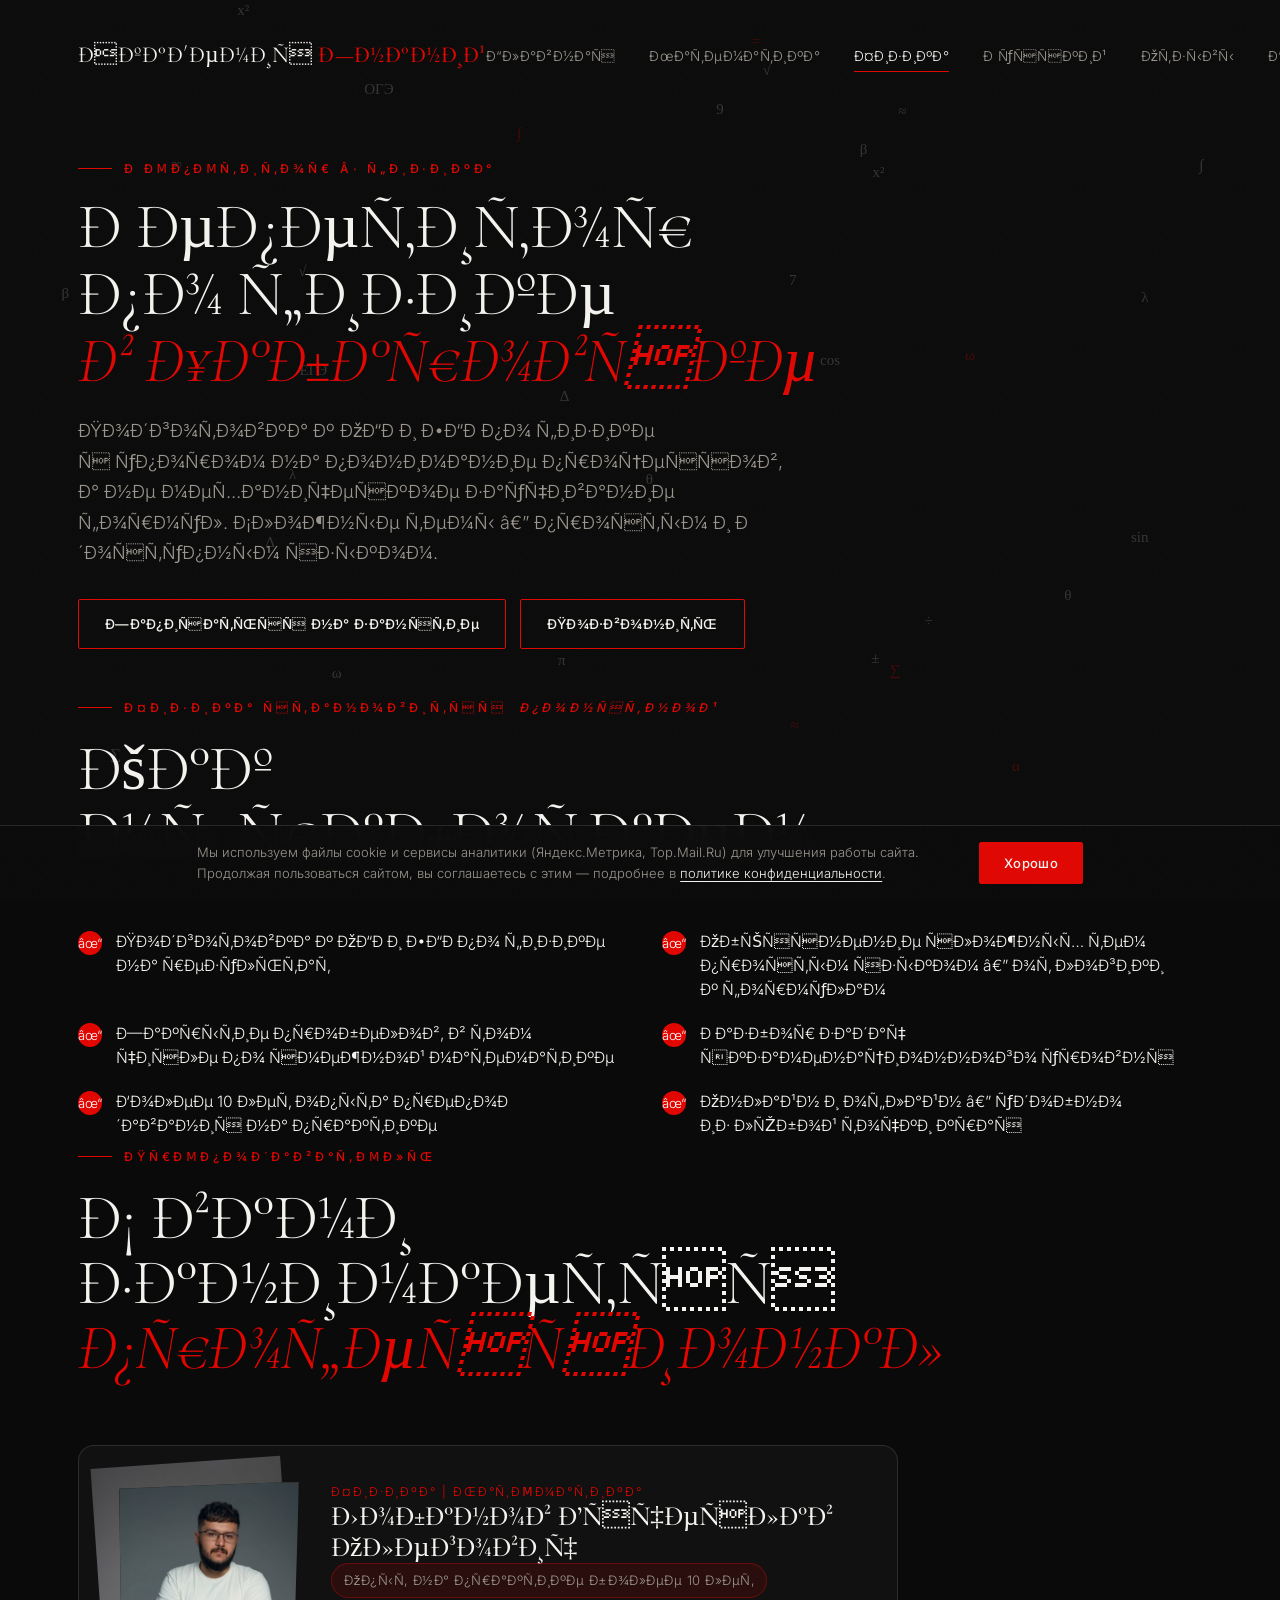
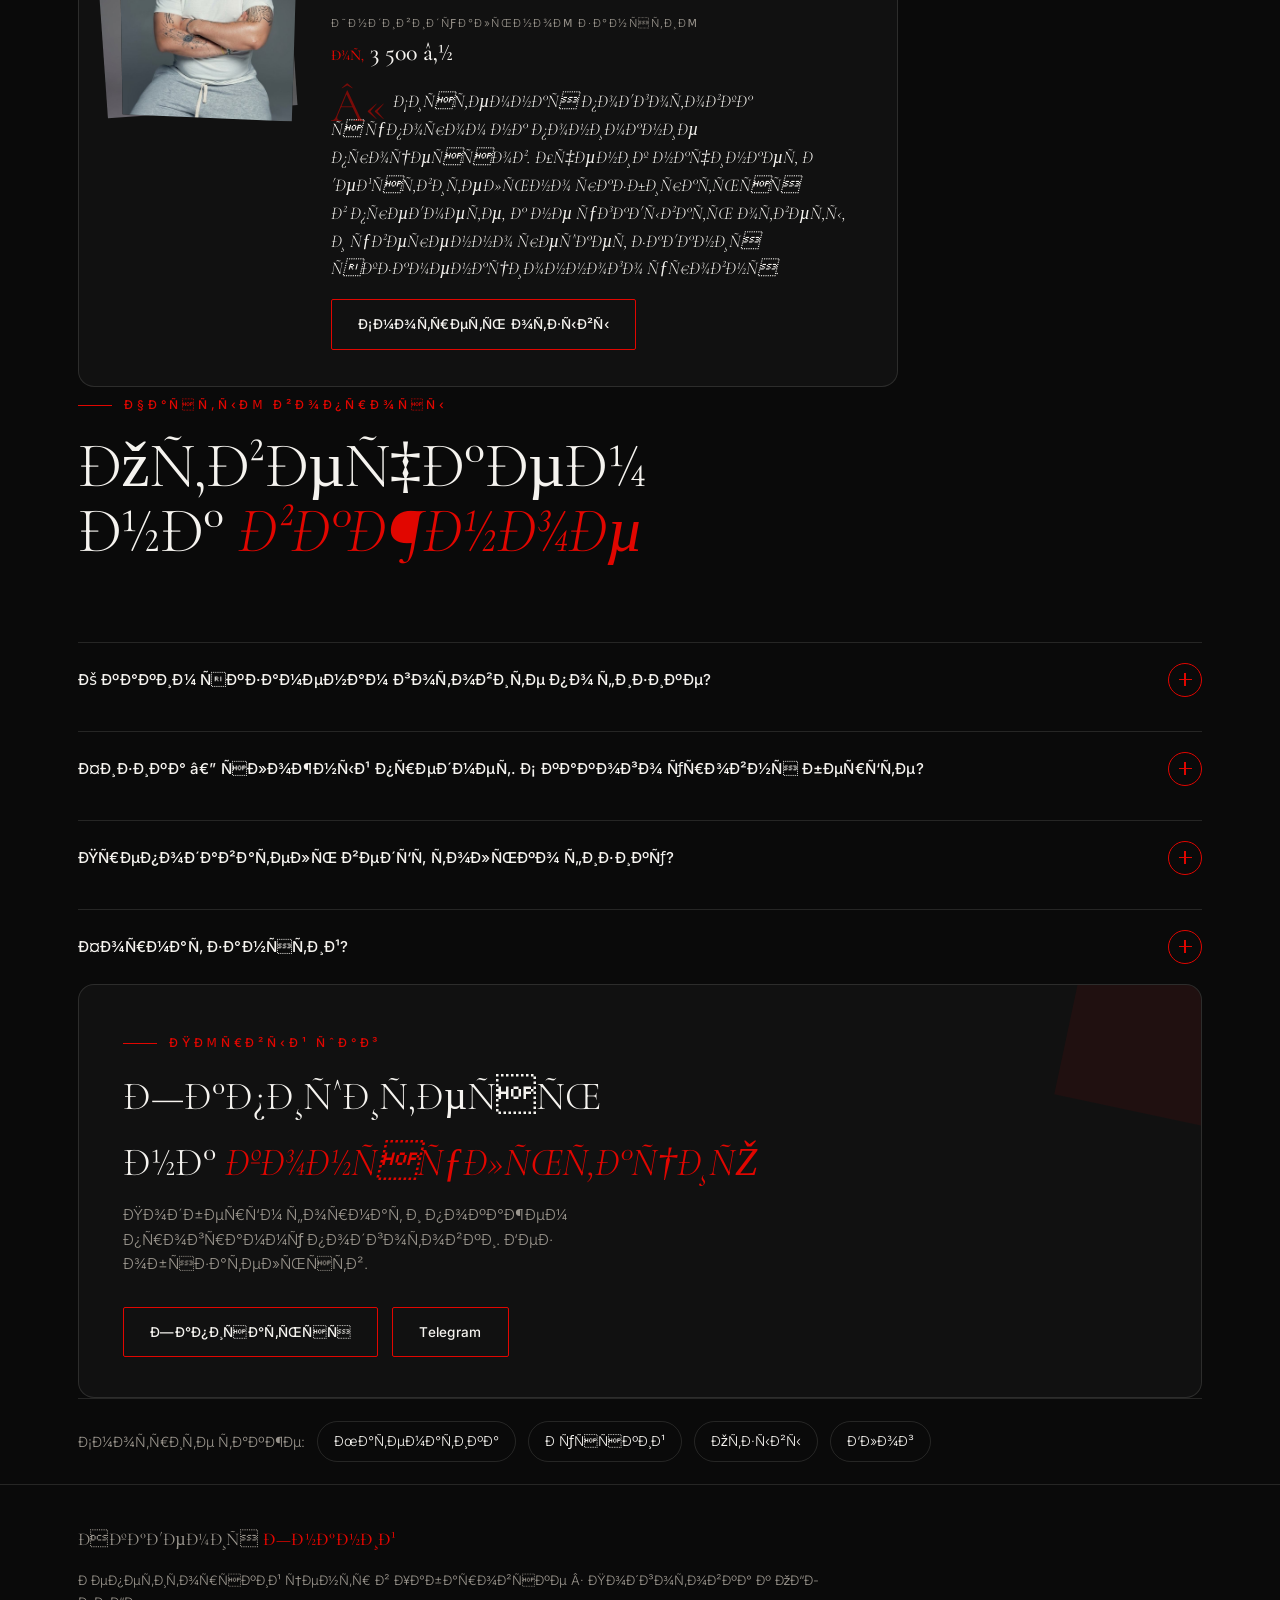
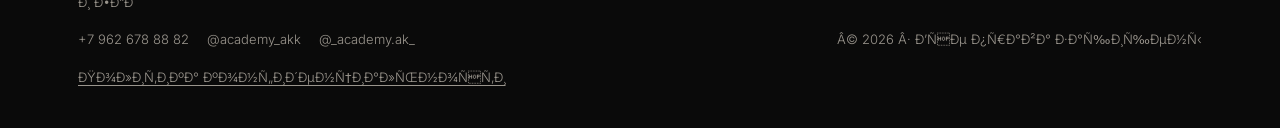
<file: repetitor-fizika-habarovsk/index.html>
<!DOCTYPE html>
<html lang="ru">
<head>
<!-- Yandex.Metrika counter -->
<script type="text/javascript">
    (function(m,e,t,r,i,k,a){
        m[i]=m[i]||function(){(m[i].a=m[i].a||[]).push(arguments)};
        m[i].l=1*new Date();
        for (var j = 0; j < document.scripts.length; j++) {if (document.scripts[j].src === r) { return; }}
        k=e.createElement(t),a=e.getElementsByTagName(t)[0],k.async=1,k.src=r,a.parentNode.insertBefore(k,a)
    })(window, document,'script','https://mc.yandex.ru/metrika/tag.js?id=111243476', 'ym');

    ym(111243476, 'init', {ssr:true, webvisor:true, clickmap:true, ecommerce:"dataLayer", referrer: document.referrer, url: location.href, accurateTrackBounce:true, trackLinks:true});
</script>
<noscript><div><img src="https://mc.yandex.ru/watch/111243476" style="position:absolute; left:-9999px;" alt="" /></div></noscript>
<!-- /Yandex.Metrika counter -->

<!-- Top.Mail.Ru counter -->
<script type="text/javascript">
var _tmr = window._tmr || (window._tmr = []);
_tmr.push({id: "3786898", type: "pageView", start: (new Date()).getTime()});
(function (d, w, id) {
if (d.getElementById(id)) return;
var ts = d.createElement("script"); ts.type = "text/javascript"; ts.async = true; ts.id = id;
ts.src = "https://top-fwz1.mail.ru/js/code.js";
var f = function () {var s = d.getElementsByTagName("script")[0]; s.parentNode.insertBefore(ts, s);};
if (w.opera == "[object Opera]") { d.addEventListener("DOMContentLoaded", f, false); } else { f(); }
})(document, window, "tmr-code");
</script>
<noscript><div><img src="https://top-fwz1.mail.ru/counter?id=3786898;js=na" style="position:absolute;left:-9999px;" alt="Top.Mail.Ru" /></div></noscript>
<!-- /Top.Mail.Ru counter -->
<meta charset="UTF-8">
<meta name="viewport" content="width=device-width, initial-scale=1.0">
<title>Репетитор по физике в Хабаровске — подготовка к ОГЭ и ЕГЭ | Академия Знаний</title>
<meta name="description" content="Репетитор по физике в Хабаровске: подготовка к ОГЭ и ЕГЭ с упором на понимание, а не зубрёжку. Опыт более 10 лет, онлайн и офлайн. Сложные темы простым языком. Записывайтесь.">
<meta name="keywords" content="репетитор по физике хабаровск, физика огэ хабаровск, физика егэ хабаровск, подготовка к егэ по физике, репетитор физика">
<meta name="robots" content="index, follow, max-image-preview:large">
<meta name="theme-color" content="#0a0a0a">
<meta name="geo.region" content="RU-KHA">
<meta name="geo.placename" content="Хабаровск">
<meta name="geo.position" content="48.4802;135.0719">
<meta name="ICBM" content="48.4802, 135.0719">
<link rel="canonical" href="https://www.academyschool.pro/repetitor-fizika-habarovsk/">
<link rel="icon" type="image/svg+xml" href="/favicon.svg">
<link rel="icon" type="image/png" sizes="32x32" href="/favicon-32.png">
<link rel="icon" type="image/png" sizes="192x192" href="/favicon-192.png">
<link rel="apple-touch-icon" href="/apple-touch-icon.png">
<link rel="shortcut icon" href="/favicon.ico">
<meta property="og:type" content="website">
<meta property="og:site_name" content="Академия Знаний">
<meta property="og:title" content="Репетитор по физике в Хабаровске — подготовка к ОГЭ и ЕГЭ | Академия Знаний">
<meta property="og:description" content="Репетитор по физике в Хабаровске: подготовка к ОГЭ и ЕГЭ с упором на понимание, а не зубрёжку. Опыт более 10 лет, онлайн и офлайн. Сложные темы простым языком. Записывайтесь.">
<meta property="og:url" content="https://www.academyschool.pro/repetitor-fizika-habarovsk/">
<meta property="og:image" content="https://www.academyschool.pro/og-image.png">
<meta property="og:image:width" content="1200">
<meta property="og:image:height" content="630">
<meta property="og:locale" content="ru_RU">
<meta name="twitter:card" content="summary_large_image">
<meta name="twitter:title" content="Репетитор по физике в Хабаровске — подготовка к ОГЭ и ЕГЭ | Академия Знаний">
<meta name="twitter:description" content="Репетитор по физике в Хабаровске: подготовка к ОГЭ и ЕГЭ с упором на понимание, а не зубрёжку. Опыт более 10 лет, онлайн и офлайн. Сложные темы простым языком. Записывайтесь.">
<meta name="twitter:image" content="https://www.academyschool.pro/og-image.png">
<link rel="preload" href="/fonts/co3bmX5slCNuHLi8bLeY9MK7whWMhyjYrXtKgS4.woff2" as="font" type="font/woff2" crossorigin>
<link rel="preload" href="/fonts/UcC73FwrK3iLTeHuS_nVMrMxCp50SjIa0ZL7SUc.woff2" as="font" type="font/woff2" crossorigin>
<link rel="stylesheet" href="/assets/styles.css">
<script type="application/ld+json">
{
 "@context": "https://schema.org",
 "@type": "FAQPage",
 "mainEntity": [
  {
   "@type": "Question",
   "name": "К каким экзаменам готовите по физике?",
   "acceptedAnswer": {
    "@type": "Answer",
    "text": "К ОГЭ и ЕГЭ по физике. Программа выстраивается под цель ученика — сдать на нужный балл или уверенную оценку."
   }
  },
  {
   "@type": "Question",
   "name": "Физика — сложный предмет. С какого уровня берёте?",
   "acceptedAnswer": {
    "@type": "Answer",
    "text": "С любого. Задача преподавателя — объяснить даже самые сложные темы простым языком, чтобы ученик начал понимать логику, а не заучивать формулы."
   }
  },
  {
   "@type": "Question",
   "name": "Преподаватель ведёт только физику?",
   "acceptedAnswer": {
    "@type": "Answer",
    "text": "Вячеслав Олегович преподаёт физику и математику, поэтому при необходимости помогает закрыть смежные пробелы по математике, без которых физика даётся тяжело."
   }
  },
  {
   "@type": "Question",
   "name": "Формат занятий?",
   "acceptedAnswer": {
    "@type": "Answer",
    "text": "Онлайн из любой точки Хабаровска и края или офлайн в студии центра. Системная подготовка с упором на понимание процессов."
   }
  }
 ]
}
</script>
</head>
<body>
<canvas id="bg-formulas" aria-hidden="true"></canvas>
<div id="progress" class="progress" aria-hidden="true"></div>
<p class="sr-only">Репетитор по физике в Хабаровске — ОГЭ и ЕГЭ, понимание вместо зубрёжки, опыт 10+ лет. Онлайн и офлайн.</p>
<header id="head">
  <div class="wrap nav">
    <a class="brand" href="/">Академия <b>Знаний</b></a>
    <nav class="nav-links" aria-label="Основная навигация">
      <a href="/">Главная</a>
      <a href="/podgotovka-oge-matematika/">Математика</a>
      <a href="/repetitor-fizika-habarovsk/" class="active">Физика</a>
      <a href="/repetitor-russkiy-habarovsk/">Русский</a>
      <a href="/otzyvy/">Отзывы</a>
      <a href="/blog/">Блог</a>
      <a href="/kontakty/">Контакты</a>
    </nav>
    <button class="burger" id="burger" type="button" aria-label="Меню" aria-expanded="false"><span></span><span></span><span></span></button>
    <a href="/kontakty/" class="btn nav-cta">Записаться <span aria-hidden="true">&rarr;</span></a>
  </div>
</header>
<section class="page-hero">
  <div class="wrap ro">
    <div class="eyebrow">Репетитор · физика</div>
    <h1 class="page-h1">Репетитор по&nbsp;физике <em>в&nbsp;Хабаровске</em></h1>
    <p class="page-lead">Подготовка к&nbsp;ОГЭ и&nbsp;ЕГЭ по&nbsp;физике с&nbsp;упором на&nbsp;понимание процессов, а&nbsp;не&nbsp;механическое заучивание формул. Сложные темы — простым и&nbsp;доступным языком.</p>
    <div class="page-cta"><a href="/kontakty/" class="btn">Записаться на занятие</a><a href="tel:+79626788882" class="btn">Позвонить</a></div>
  </div>
</section><section class="wrap ro">
    <div class="sec-head"><div class="eyebrow">Физика становится <em>понятной</em></div><h2>Как мы&nbsp;работаем</h2></div>
    <div class="why-grid">
      <div class="why-item"><span class="ck" aria-hidden="true">✓</span><span>Подготовка к&nbsp;ОГЭ и&nbsp;ЕГЭ по&nbsp;физике на&nbsp;результат</span></div>
      <div class="why-item"><span class="ck" aria-hidden="true">✓</span><span>Объяснение сложных тем простым языком — от&nbsp;логики к&nbsp;формулам</span></div>
      <div class="why-item"><span class="ck" aria-hidden="true">✓</span><span>Закрытие пробелов, в&nbsp;том числе по&nbsp;смежной математике</span></div>
      <div class="why-item"><span class="ck" aria-hidden="true">✓</span><span>Разбор задач экзаменационного уровня</span></div>
      <div class="why-item"><span class="ck" aria-hidden="true">✓</span><span>Более 10&nbsp;лет опыта преподавания на&nbsp;практике</span></div>
      <div class="why-item"><span class="ck" aria-hidden="true">✓</span><span>Онлайн и&nbsp;офлайн — удобно из&nbsp;любой точки края</span></div>
    </div>
</section><section class="wrap ro">
    <div class="sec-head"><div class="eyebrow">Преподаватель</div><h2>С вами занимается <em>профессионал</em></h2></div>
    <div class="teacher-solo">
      <div class="cutout" style="display:block">
        <div class="plate t-plate" style="background-image:url(/team/lobanov-2.jpg)"></div>
        <figure class="photo t-photo" data-shots="lobanov" aria-label="Открыть фото преподавателя на весь экран">
          <img src="/team/lobanov.jpg" width="800" height="1201" alt="Лобанов Вячеслав Олегович — Физика | Математика" loading="lazy">
        </figure>
      </div>
      <div class="ts-body">
        <div class="ts-meta"><div class="subj">Физика | Математика</div><h3>Лобанов Вячеслав Олегович</h3><span class="t-exp">Опыт на&nbsp;практике более 10 лет</span></div>
        <div class="t-price"><span>Индивидуальное занятие</span><b><em>от</em>&nbsp;3&nbsp;500&nbsp;₽</b></div>
        <div class="ts-quote"><span class="mark" aria-hidden="true">«</span><p>Системная подготовка с&nbsp;упором на&nbsp;понимание процессов. Ученик начинает действительно разбираться в&nbsp;предмете, а&nbsp;не&nbsp;угадывать ответы, и&nbsp;уверенно решает задания экзаменационного уровня.</p></div>
        <a href="/otzyvy/" class="btn">Смотреть отзывы</a>
      </div>
    </div>
</section><section class="wrap ro">
    <div class="sec-head"><div class="eyebrow">Частые вопросы</div><h2>Отвечаем на&nbsp;<em>важное</em></h2></div>
    <div class="faq">
      <div class="reveal-block" data-reveal>
        <button class="reveal-trigger" aria-expanded="false">К каким экзаменам готовите по физике? <span class="ic" aria-hidden="true"></span></button>
        <div class="reveal-body"><div class="reveal-inner">К ОГЭ и ЕГЭ по физике. Программа выстраивается под цель ученика — сдать на нужный балл или уверенную оценку.</div></div>
      </div>
      <div class="reveal-block" data-reveal>
        <button class="reveal-trigger" aria-expanded="false">Физика — сложный предмет. С какого уровня берёте? <span class="ic" aria-hidden="true"></span></button>
        <div class="reveal-body"><div class="reveal-inner">С любого. Задача преподавателя — объяснить даже самые сложные темы простым языком, чтобы ученик начал понимать логику, а не заучивать формулы.</div></div>
      </div>
      <div class="reveal-block" data-reveal>
        <button class="reveal-trigger" aria-expanded="false">Преподаватель ведёт только физику? <span class="ic" aria-hidden="true"></span></button>
        <div class="reveal-body"><div class="reveal-inner">Вячеслав Олегович преподаёт физику и математику, поэтому при необходимости помогает закрыть смежные пробелы по математике, без которых физика даётся тяжело.</div></div>
      </div>
      <div class="reveal-block" data-reveal>
        <button class="reveal-trigger" aria-expanded="false">Формат занятий? <span class="ic" aria-hidden="true"></span></button>
        <div class="reveal-body"><div class="reveal-inner">Онлайн из любой точки Хабаровска и края или офлайн в студии центра. Системная подготовка с упором на понимание процессов.</div></div>
      </div>
    </div>
</section><section class="wrap ro"><div class="cta-band">
    <div><div class="eyebrow">Первый шаг</div><h2>Запишитесь на&nbsp;<em>консультацию</em></h2><p>Подберём формат и&nbsp;покажем программу подготовки. Без обязательств.</p></div>
    <div class="cta-band-btns"><a href="/kontakty/" class="btn">Записаться</a><a href="https://t.me/academy_akk" target="_blank" rel="noopener" class="btn">Telegram</a></div>
  </div></section><section class="wrap ro"><div class="crosslinks"><span>Смотрите также:</span> <a href="/podgotovka-oge-matematika/" class="chip">Математика</a> <a href="/repetitor-russkiy-habarovsk/" class="chip">Русский</a> <a href="/otzyvy/" class="chip">Отзывы</a> <a href="/blog/" class="chip">Блог</a></div></section><div class="rev-modal" id="revModal" role="dialog" aria-modal="true" aria-label="Отзывы">
  <div class="rev-stage">
    <div class="rev-head"><div class="rt">Отзывы <em>учеников</em></div><button class="rev-close" id="revClose" type="button" aria-label="Закрыть">✕</button></div>
    <div class="rev-track" id="revTrack"></div>
    <div class="rev-ctrl"><button class="rev-arrow" id="revPrev" type="button" aria-label="Назад">‹</button><div class="rev-dots" id="revDots"></div><button class="rev-arrow" id="revNext" type="button" aria-label="Вперёд">›</button></div>
  </div>
</div>
<footer>
  <div class="wrap foot-row">
    <span class="brand">Академия <b>Знаний</b></span>
    <span>Репетиторский центр в&nbsp;Хабаровске · Подготовка к&nbsp;ОГЭ и&nbsp;ЕГЭ</span>
    <span class="foot-contacts">
      <a href="tel:+79626788882">+7&nbsp;962&nbsp;678&nbsp;88&nbsp;82</a>
      <a href="https://t.me/academy_akk" target="_blank" rel="noopener">@academy_akk</a>
      <a href="https://www.instagram.com/_academy.ak_" target="_blank" rel="noopener">@_academy.ak_</a>
    </span>
    <span>© 2026 · Все права защищены</span>
    <span class="foot-legal"><a href="/politika-konfidencialnosti/">Политика конфиденциальности</a></span>
  </div>
</footer>
<div class="mcta" aria-label="Быстрые действия">
  <a href="tel:+79626788882" class="btn">Позвонить</a>
  <a href="/kontakty/" class="btn">Записаться</a>
</div>
<script>window.__BASE__="";</script>
<script src="/assets/app.js" defer></script>
<script src="/assets/reviews.js" defer></script>
</body>
</html>
</file>
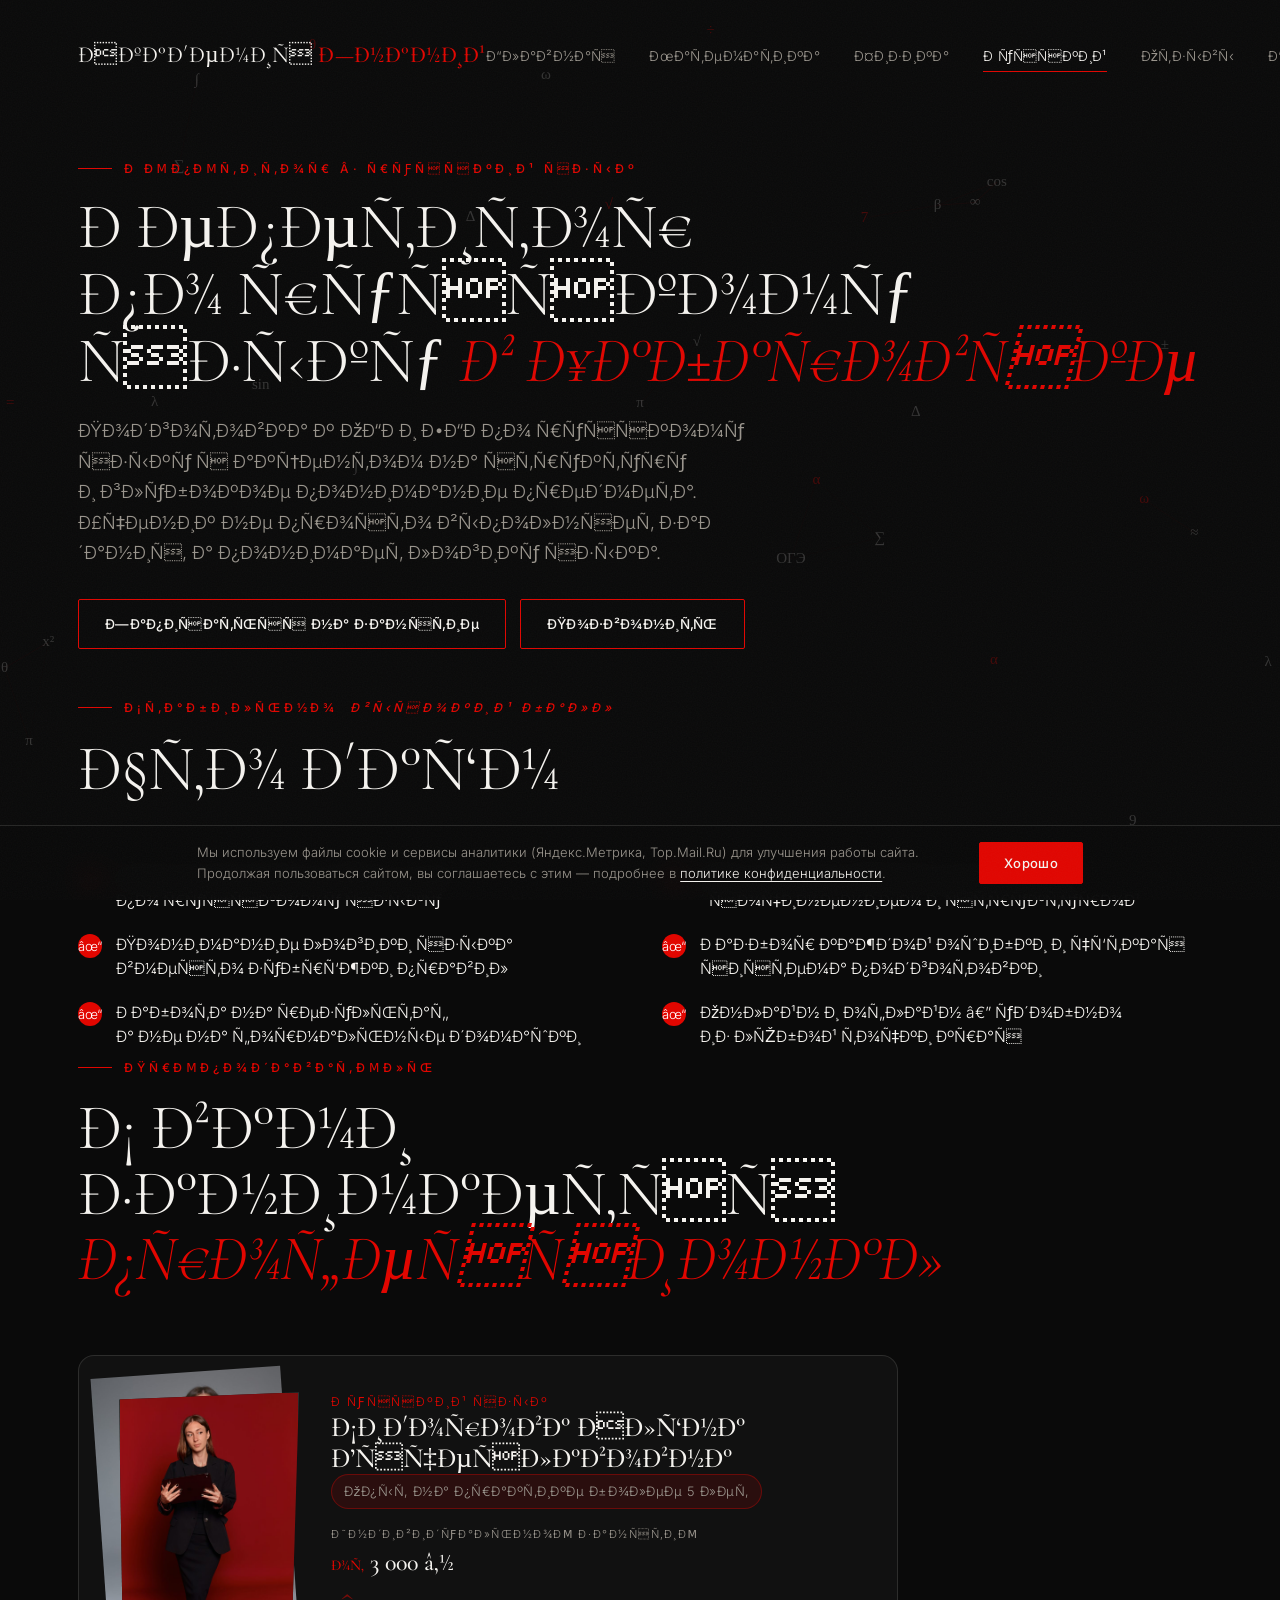
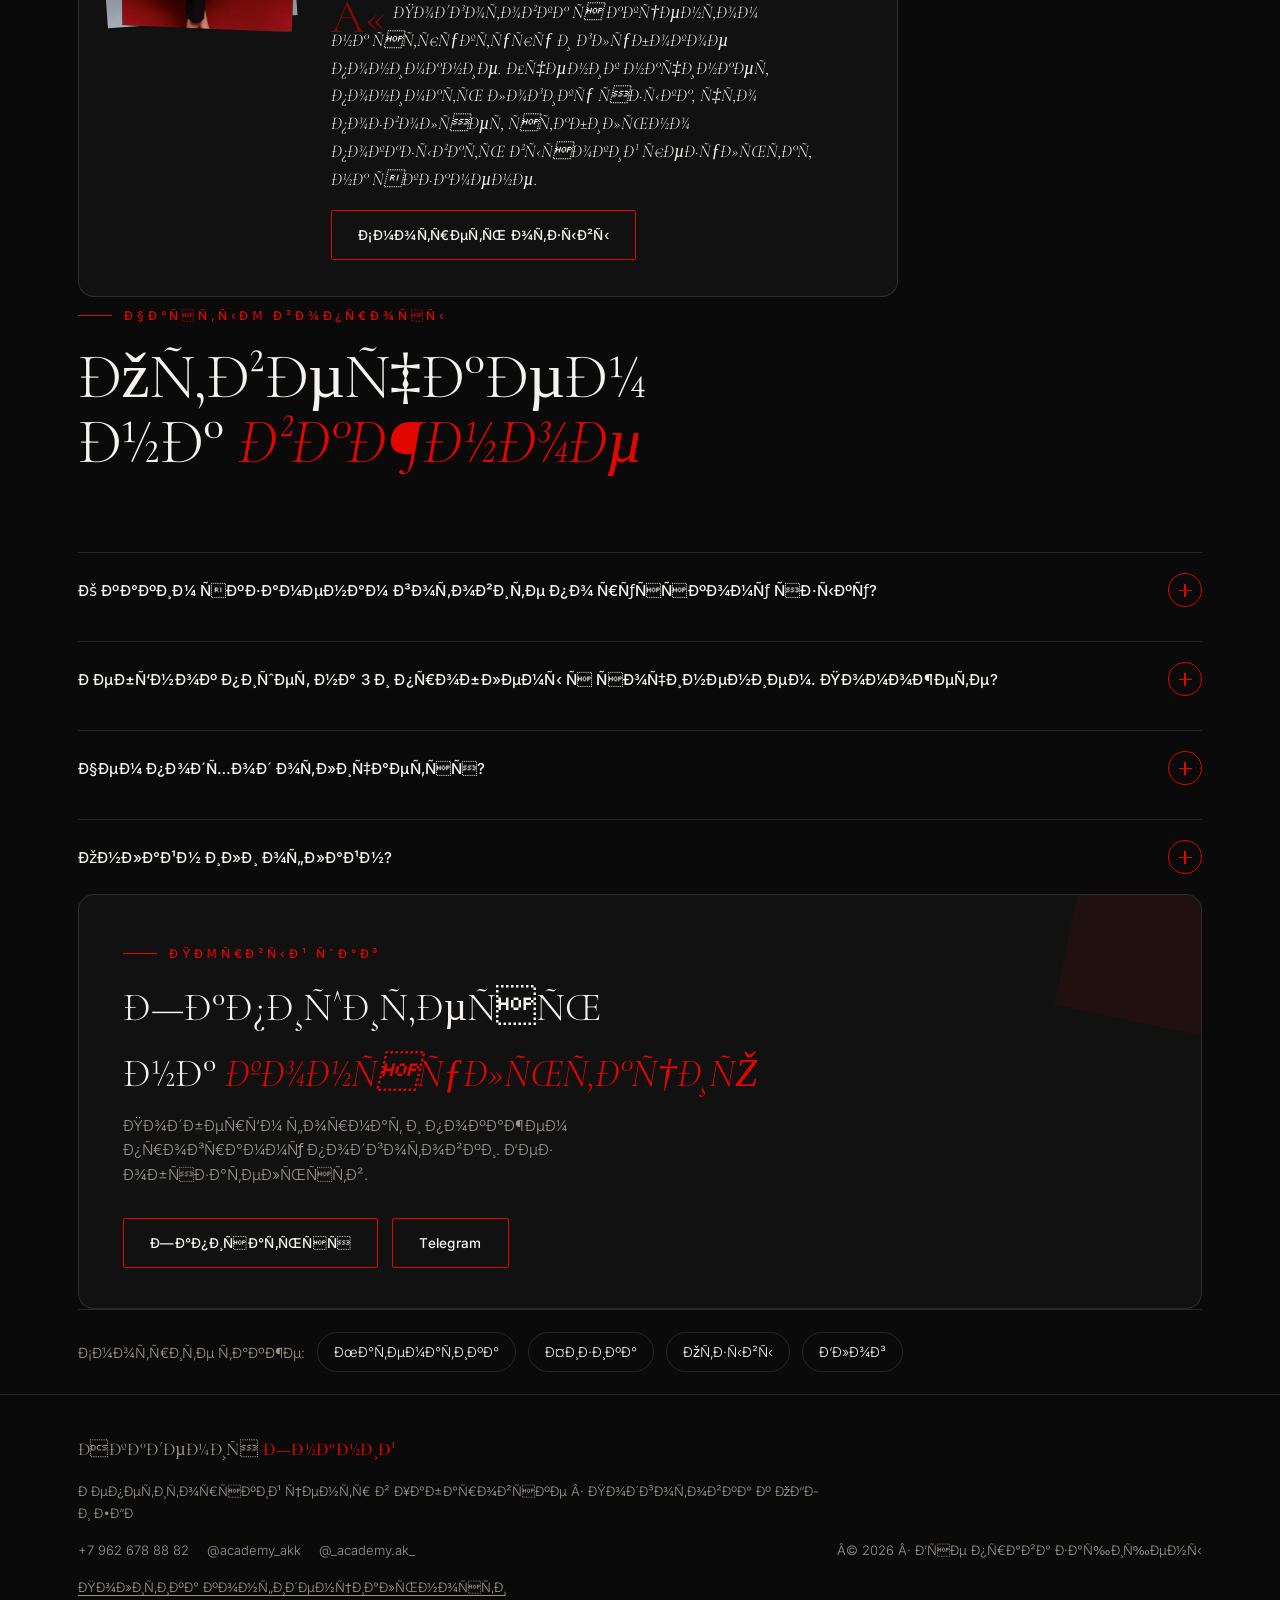
<file: repetitor-russkiy-habarovsk/index.html>
<!DOCTYPE html>
<html lang="ru">
<head>
<!-- Yandex.Metrika counter -->
<script type="text/javascript">
    (function(m,e,t,r,i,k,a){
        m[i]=m[i]||function(){(m[i].a=m[i].a||[]).push(arguments)};
        m[i].l=1*new Date();
        for (var j = 0; j < document.scripts.length; j++) {if (document.scripts[j].src === r) { return; }}
        k=e.createElement(t),a=e.getElementsByTagName(t)[0],k.async=1,k.src=r,a.parentNode.insertBefore(k,a)
    })(window, document,'script','https://mc.yandex.ru/metrika/tag.js?id=111243476', 'ym');

    ym(111243476, 'init', {ssr:true, webvisor:true, clickmap:true, ecommerce:"dataLayer", referrer: document.referrer, url: location.href, accurateTrackBounce:true, trackLinks:true});
</script>
<noscript><div><img src="https://mc.yandex.ru/watch/111243476" style="position:absolute; left:-9999px;" alt="" /></div></noscript>
<!-- /Yandex.Metrika counter -->

<!-- Top.Mail.Ru counter -->
<script type="text/javascript">
var _tmr = window._tmr || (window._tmr = []);
_tmr.push({id: "3786898", type: "pageView", start: (new Date()).getTime()});
(function (d, w, id) {
if (d.getElementById(id)) return;
var ts = d.createElement("script"); ts.type = "text/javascript"; ts.async = true; ts.id = id;
ts.src = "https://top-fwz1.mail.ru/js/code.js";
var f = function () {var s = d.getElementsByTagName("script")[0]; s.parentNode.insertBefore(ts, s);};
if (w.opera == "[object Opera]") { d.addEventListener("DOMContentLoaded", f, false); } else { f(); }
})(document, window, "tmr-code");
</script>
<noscript><div><img src="https://top-fwz1.mail.ru/counter?id=3786898;js=na" style="position:absolute;left:-9999px;" alt="Top.Mail.Ru" /></div></noscript>
<!-- /Top.Mail.Ru counter -->
<meta charset="UTF-8">
<meta name="viewport" content="width=device-width, initial-scale=1.0">
<title>Репетитор по русскому языку в Хабаровске — ОГЭ и ЕГЭ | Академия Знаний</title>
<meta name="description" content="Репетитор по русскому языку в Хабаровске: подготовка к ОГЭ и ЕГЭ, работа над сочинением и структурой, разбор каждой ошибки. Онлайн и офлайн, стабильно высокий балл. Записывайтесь.">
<meta name="keywords" content="репетитор по русскому языку хабаровск, русский язык огэ хабаровск, русский егэ хабаровск, подготовка к егэ по русскому, репетитор русский язык">
<meta name="robots" content="index, follow, max-image-preview:large">
<meta name="theme-color" content="#0a0a0a">
<meta name="geo.region" content="RU-KHA">
<meta name="geo.placename" content="Хабаровск">
<meta name="geo.position" content="48.4802;135.0719">
<meta name="ICBM" content="48.4802, 135.0719">
<link rel="canonical" href="https://www.academyschool.pro/repetitor-russkiy-habarovsk/">
<link rel="icon" type="image/svg+xml" href="/favicon.svg">
<link rel="icon" type="image/png" sizes="32x32" href="/favicon-32.png">
<link rel="icon" type="image/png" sizes="192x192" href="/favicon-192.png">
<link rel="apple-touch-icon" href="/apple-touch-icon.png">
<link rel="shortcut icon" href="/favicon.ico">
<meta property="og:type" content="website">
<meta property="og:site_name" content="Академия Знаний">
<meta property="og:title" content="Репетитор по русскому языку в Хабаровске — ОГЭ и ЕГЭ | Академия Знаний">
<meta property="og:description" content="Репетитор по русскому языку в Хабаровске: подготовка к ОГЭ и ЕГЭ, работа над сочинением и структурой, разбор каждой ошибки. Онлайн и офлайн, стабильно высокий балл. Записывайтесь.">
<meta property="og:url" content="https://www.academyschool.pro/repetitor-russkiy-habarovsk/">
<meta property="og:image" content="https://www.academyschool.pro/og-image.png">
<meta property="og:image:width" content="1200">
<meta property="og:image:height" content="630">
<meta property="og:locale" content="ru_RU">
<meta name="twitter:card" content="summary_large_image">
<meta name="twitter:title" content="Репетитор по русскому языку в Хабаровске — ОГЭ и ЕГЭ | Академия Знаний">
<meta name="twitter:description" content="Репетитор по русскому языку в Хабаровске: подготовка к ОГЭ и ЕГЭ, работа над сочинением и структурой, разбор каждой ошибки. Онлайн и офлайн, стабильно высокий балл. Записывайтесь.">
<meta name="twitter:image" content="https://www.academyschool.pro/og-image.png">
<link rel="preload" href="/fonts/co3bmX5slCNuHLi8bLeY9MK7whWMhyjYrXtKgS4.woff2" as="font" type="font/woff2" crossorigin>
<link rel="preload" href="/fonts/UcC73FwrK3iLTeHuS_nVMrMxCp50SjIa0ZL7SUc.woff2" as="font" type="font/woff2" crossorigin>
<link rel="stylesheet" href="/assets/styles.css">
<script type="application/ld+json">
{
 "@context": "https://schema.org",
 "@type": "FAQPage",
 "mainEntity": [
  {
   "@type": "Question",
   "name": "К каким экзаменам готовите по русскому языку?",
   "acceptedAnswer": {
    "@type": "Answer",
    "text": "К ОГЭ и ЕГЭ. Акцент на структуру, сочинение и глубокое понимание предмета — чтобы результат был стабильно высоким."
   }
  },
  {
   "@type": "Question",
   "name": "Ребёнок пишет на 3 и проблемы с сочинением. Поможете?",
   "acceptedAnswer": {
    "@type": "Answer",
    "text": "Да, это частый запрос. Преподаватель объясняет структуру и учит формулировать мысли — ученики выходят с тройки на пятёрку и высокие баллы."
   }
  },
  {
   "@type": "Question",
   "name": "Чем подход отличается?",
   "acceptedAnswer": {
    "@type": "Answer",
    "text": "Работаем на результат, а не на формальный разбор домашних заданий. Ученик начинает понимать логику языка, что и даёт стабильный балл."
   }
  },
  {
   "@type": "Question",
   "name": "Онлайн или офлайн?",
   "acceptedAnswer": {
    "@type": "Answer",
    "text": "Оба формата. Онлайн — из любой точки Хабаровска и края, офлайн — в студии центра."
   }
  }
 ]
}
</script>
</head>
<body>
<canvas id="bg-formulas" aria-hidden="true"></canvas>
<div id="progress" class="progress" aria-hidden="true"></div>
<p class="sr-only">Репетитор по русскому языку в Хабаровске — ОГЭ и ЕГЭ, сочинение и структура, разбор ошибок. Онлайн и офлайн.</p>
<header id="head">
  <div class="wrap nav">
    <a class="brand" href="/">Академия <b>Знаний</b></a>
    <nav class="nav-links" aria-label="Основная навигация">
      <a href="/">Главная</a>
      <a href="/podgotovka-oge-matematika/">Математика</a>
      <a href="/repetitor-fizika-habarovsk/">Физика</a>
      <a href="/repetitor-russkiy-habarovsk/" class="active">Русский</a>
      <a href="/otzyvy/">Отзывы</a>
      <a href="/blog/">Блог</a>
      <a href="/kontakty/">Контакты</a>
    </nav>
    <button class="burger" id="burger" type="button" aria-label="Меню" aria-expanded="false"><span></span><span></span><span></span></button>
    <a href="/kontakty/" class="btn nav-cta">Записаться <span aria-hidden="true">&rarr;</span></a>
  </div>
</header>
<section class="page-hero">
  <div class="wrap ro">
    <div class="eyebrow">Репетитор · русский язык</div>
    <h1 class="page-h1">Репетитор по&nbsp;русскому языку <em>в&nbsp;Хабаровске</em></h1>
    <p class="page-lead">Подготовка к&nbsp;ОГЭ и&nbsp;ЕГЭ по&nbsp;русскому языку с&nbsp;акцентом на&nbsp;структуру и&nbsp;глубокое понимание предмета. Ученик не&nbsp;просто выполняет задания, а&nbsp;понимает логику языка.</p>
    <div class="page-cta"><a href="/kontakty/" class="btn">Записаться на занятие</a><a href="tel:+79626788882" class="btn">Позвонить</a></div>
  </div>
</section><section class="wrap ro">
    <div class="sec-head"><div class="eyebrow">Стабильно <em>высокий балл</em></div><h2>Что даём</h2></div>
    <div class="why-grid">
      <div class="why-item"><span class="ck" aria-hidden="true">✓</span><span>Подготовка к&nbsp;ОГЭ и&nbsp;ЕГЭ по&nbsp;русскому языку</span></div>
      <div class="why-item"><span class="ck" aria-hidden="true">✓</span><span>Отдельная работа над&nbsp;сочинением и&nbsp;структурой</span></div>
      <div class="why-item"><span class="ck" aria-hidden="true">✓</span><span>Понимание логики языка вместо зубрёжки правил</span></div>
      <div class="why-item"><span class="ck" aria-hidden="true">✓</span><span>Разбор каждой ошибки и&nbsp;чёткая система подготовки</span></div>
      <div class="why-item"><span class="ck" aria-hidden="true">✓</span><span>Работа на&nbsp;результат, а&nbsp;не&nbsp;на&nbsp;формальные домашки</span></div>
      <div class="why-item"><span class="ck" aria-hidden="true">✓</span><span>Онлайн и&nbsp;офлайн — удобно из&nbsp;любой точки края</span></div>
    </div>
</section><section class="wrap ro">
    <div class="sec-head"><div class="eyebrow">Преподаватель</div><h2>С вами занимается <em>профессионал</em></h2></div>
    <div class="teacher-solo">
      <div class="cutout" style="display:block">
        <div class="plate t-plate" style="background-image:url(/team/alena-2.jpg)"></div>
        <figure class="photo t-photo" data-shots="alena" aria-label="Открыть фото преподавателя на весь экран">
          <img src="/team/alena.jpg" width="800" height="1200" alt="Сидорова Алёна Вячеславовна — Русский язык" loading="lazy">
        </figure>
      </div>
      <div class="ts-body">
        <div class="ts-meta"><div class="subj">Русский язык</div><h3>Сидорова Алёна Вячеславовна</h3><span class="t-exp">Опыт на&nbsp;практике более 5 лет</span></div>
        <div class="t-price"><span>Индивидуальное занятие</span><b><em>от</em>&nbsp;3&nbsp;000&nbsp;₽</b></div>
        <div class="ts-quote"><span class="mark" aria-hidden="true">«</span><p>Подготовка с&nbsp;акцентом на&nbsp;структуру и&nbsp;глубокое понимание. Ученик начинает понимать логику языка, что позволяет стабильно показывать высокий результат на&nbsp;экзамене.</p></div>
        <a href="/otzyvy/" class="btn">Смотреть отзывы</a>
      </div>
    </div>
</section><section class="wrap ro">
    <div class="sec-head"><div class="eyebrow">Частые вопросы</div><h2>Отвечаем на&nbsp;<em>важное</em></h2></div>
    <div class="faq">
      <div class="reveal-block" data-reveal>
        <button class="reveal-trigger" aria-expanded="false">К каким экзаменам готовите по русскому языку? <span class="ic" aria-hidden="true"></span></button>
        <div class="reveal-body"><div class="reveal-inner">К ОГЭ и ЕГЭ. Акцент на структуру, сочинение и глубокое понимание предмета — чтобы результат был стабильно высоким.</div></div>
      </div>
      <div class="reveal-block" data-reveal>
        <button class="reveal-trigger" aria-expanded="false">Ребёнок пишет на 3 и проблемы с сочинением. Поможете? <span class="ic" aria-hidden="true"></span></button>
        <div class="reveal-body"><div class="reveal-inner">Да, это частый запрос. Преподаватель объясняет структуру и учит формулировать мысли — ученики выходят с тройки на пятёрку и высокие баллы.</div></div>
      </div>
      <div class="reveal-block" data-reveal>
        <button class="reveal-trigger" aria-expanded="false">Чем подход отличается? <span class="ic" aria-hidden="true"></span></button>
        <div class="reveal-body"><div class="reveal-inner">Работаем на результат, а не на формальный разбор домашних заданий. Ученик начинает понимать логику языка, что и даёт стабильный балл.</div></div>
      </div>
      <div class="reveal-block" data-reveal>
        <button class="reveal-trigger" aria-expanded="false">Онлайн или офлайн? <span class="ic" aria-hidden="true"></span></button>
        <div class="reveal-body"><div class="reveal-inner">Оба формата. Онлайн — из любой точки Хабаровска и края, офлайн — в студии центра.</div></div>
      </div>
    </div>
</section><section class="wrap ro"><div class="cta-band">
    <div><div class="eyebrow">Первый шаг</div><h2>Запишитесь на&nbsp;<em>консультацию</em></h2><p>Подберём формат и&nbsp;покажем программу подготовки. Без обязательств.</p></div>
    <div class="cta-band-btns"><a href="/kontakty/" class="btn">Записаться</a><a href="https://t.me/academy_akk" target="_blank" rel="noopener" class="btn">Telegram</a></div>
  </div></section><section class="wrap ro"><div class="crosslinks"><span>Смотрите также:</span> <a href="/podgotovka-oge-matematika/" class="chip">Математика</a> <a href="/repetitor-fizika-habarovsk/" class="chip">Физика</a> <a href="/otzyvy/" class="chip">Отзывы</a> <a href="/blog/" class="chip">Блог</a></div></section><div class="rev-modal" id="revModal" role="dialog" aria-modal="true" aria-label="Отзывы">
  <div class="rev-stage">
    <div class="rev-head"><div class="rt">Отзывы <em>учеников</em></div><button class="rev-close" id="revClose" type="button" aria-label="Закрыть">✕</button></div>
    <div class="rev-track" id="revTrack"></div>
    <div class="rev-ctrl"><button class="rev-arrow" id="revPrev" type="button" aria-label="Назад">‹</button><div class="rev-dots" id="revDots"></div><button class="rev-arrow" id="revNext" type="button" aria-label="Вперёд">›</button></div>
  </div>
</div>
<footer>
  <div class="wrap foot-row">
    <span class="brand">Академия <b>Знаний</b></span>
    <span>Репетиторский центр в&nbsp;Хабаровске · Подготовка к&nbsp;ОГЭ и&nbsp;ЕГЭ</span>
    <span class="foot-contacts">
      <a href="tel:+79626788882">+7&nbsp;962&nbsp;678&nbsp;88&nbsp;82</a>
      <a href="https://t.me/academy_akk" target="_blank" rel="noopener">@academy_akk</a>
      <a href="https://www.instagram.com/_academy.ak_" target="_blank" rel="noopener">@_academy.ak_</a>
    </span>
    <span>© 2026 · Все права защищены</span>
    <span class="foot-legal"><a href="/politika-konfidencialnosti/">Политика конфиденциальности</a></span>
  </div>
</footer>
<div class="mcta" aria-label="Быстрые действия">
  <a href="tel:+79626788882" class="btn">Позвонить</a>
  <a href="/kontakty/" class="btn">Записаться</a>
</div>
<script>window.__BASE__="";</script>
<script src="/assets/app.js" defer></script>
<script src="/assets/reviews.js" defer></script>
</body>
</html>
</file>
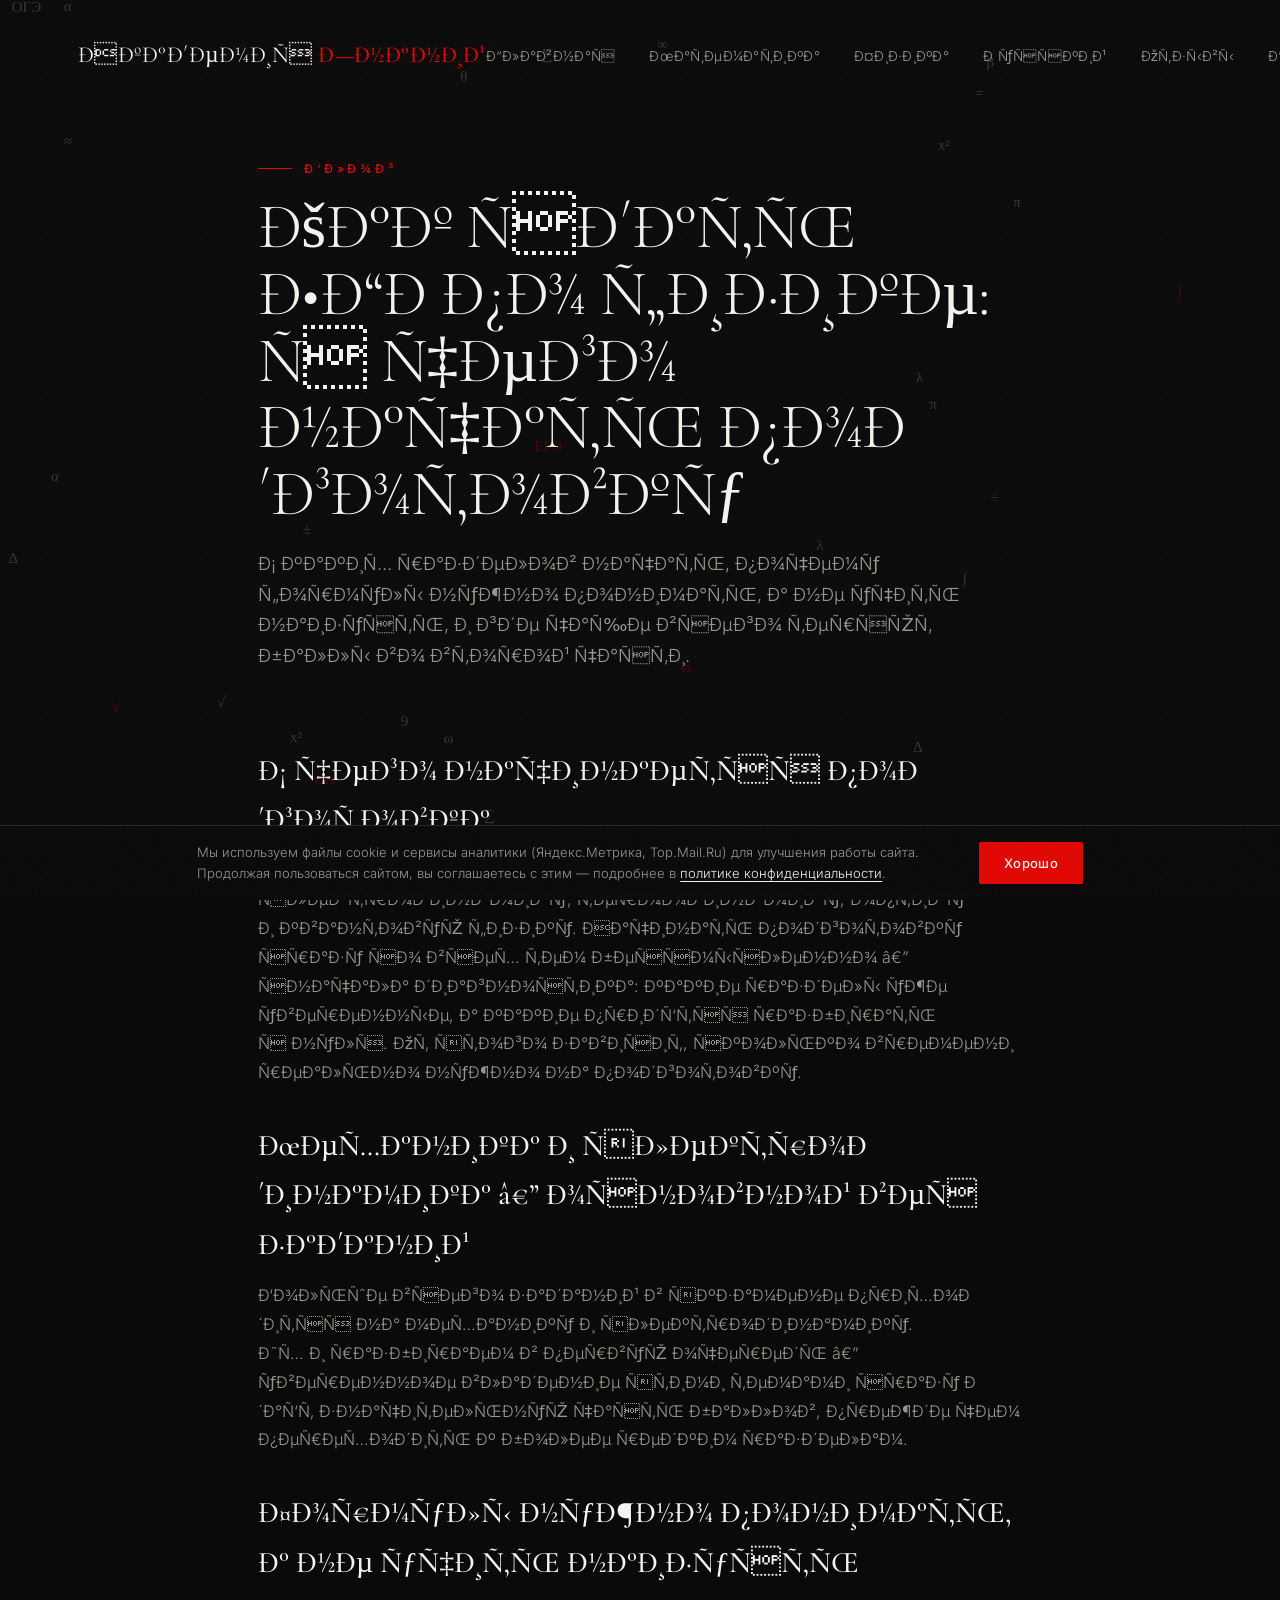
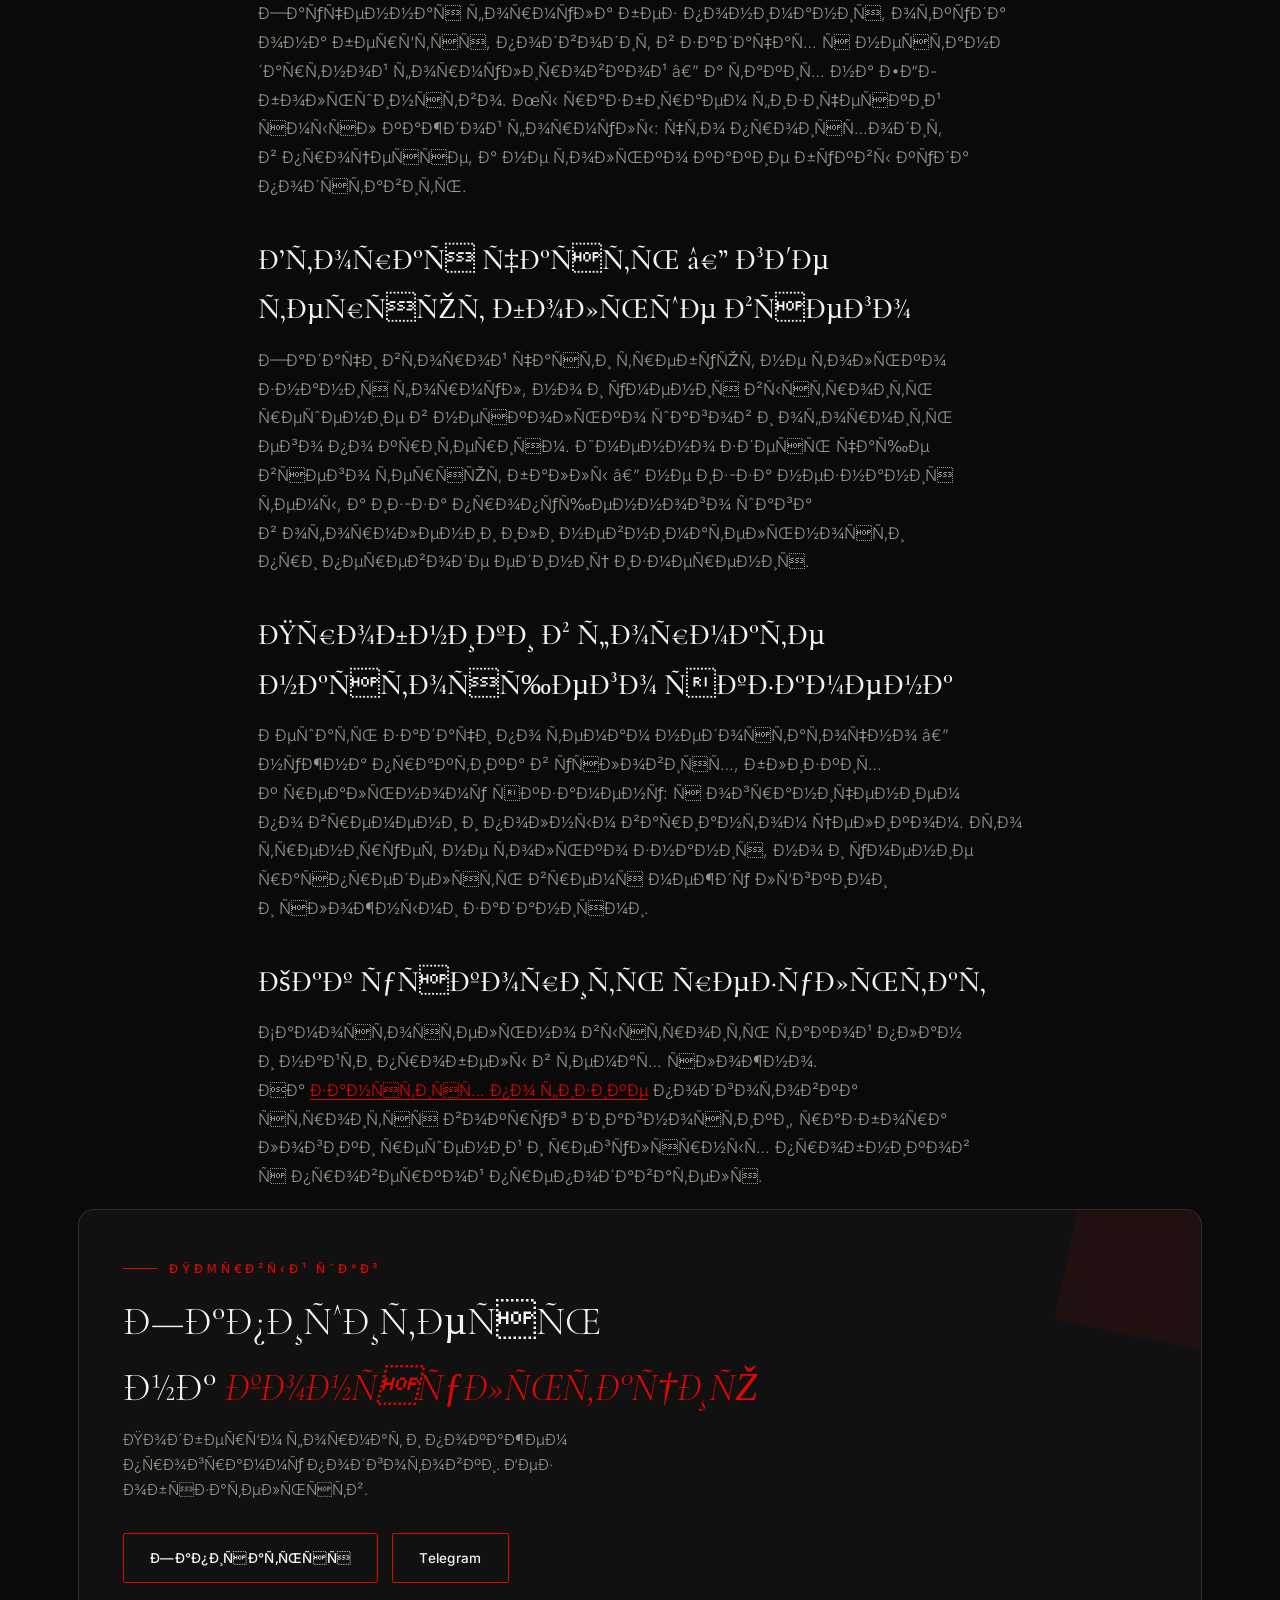
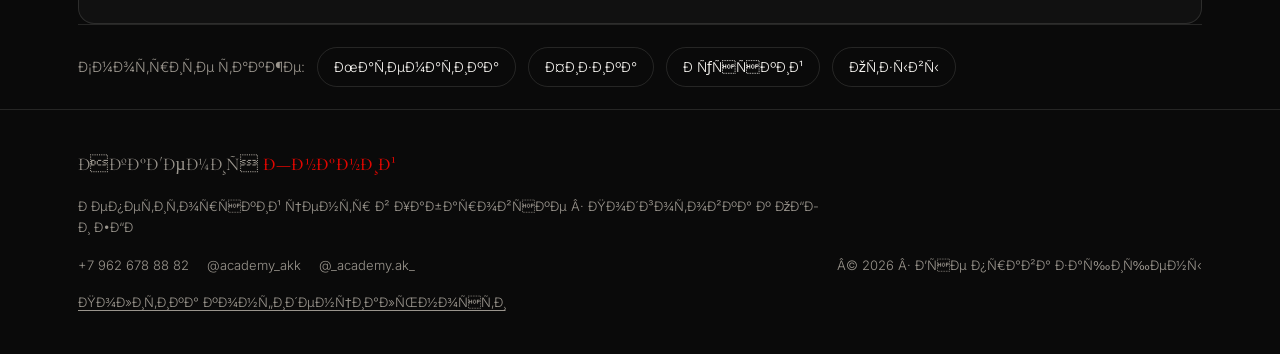
<file: blog/kak-sdat-ege-po-fizike/index.html>
<!DOCTYPE html>
<html lang="ru">
<head>
<!-- Yandex.Metrika counter -->
<script type="text/javascript">
    (function(m,e,t,r,i,k,a){
        m[i]=m[i]||function(){(m[i].a=m[i].a||[]).push(arguments)};
        m[i].l=1*new Date();
        for (var j = 0; j < document.scripts.length; j++) {if (document.scripts[j].src === r) { return; }}
        k=e.createElement(t),a=e.getElementsByTagName(t)[0],k.async=1,k.src=r,a.parentNode.insertBefore(k,a)
    })(window, document,'script','https://mc.yandex.ru/metrika/tag.js?id=111243476', 'ym');

    ym(111243476, 'init', {ssr:true, webvisor:true, clickmap:true, ecommerce:"dataLayer", referrer: document.referrer, url: location.href, accurateTrackBounce:true, trackLinks:true});
</script>
<noscript><div><img src="https://mc.yandex.ru/watch/111243476" style="position:absolute; left:-9999px;" alt="" /></div></noscript>
<!-- /Yandex.Metrika counter -->

<!-- Top.Mail.Ru counter -->
<script type="text/javascript">
var _tmr = window._tmr || (window._tmr = []);
_tmr.push({id: "3786898", type: "pageView", start: (new Date()).getTime()});
(function (d, w, id) {
if (d.getElementById(id)) return;
var ts = d.createElement("script"); ts.type = "text/javascript"; ts.async = true; ts.id = id;
ts.src = "https://top-fwz1.mail.ru/js/code.js";
var f = function () {var s = d.getElementsByTagName("script")[0]; s.parentNode.insertBefore(ts, s);};
if (w.opera == "[object Opera]") { d.addEventListener("DOMContentLoaded", f, false); } else { f(); }
})(document, window, "tmr-code");
</script>
<noscript><div><img src="https://top-fwz1.mail.ru/counter?id=3786898;js=na" style="position:absolute;left:-9999px;" alt="Top.Mail.Ru" /></div></noscript>
<!-- /Top.Mail.Ru counter -->
<meta charset="UTF-8">
<meta name="viewport" content="width=device-width, initial-scale=1.0">
<title>Как сдать ЕГЭ по физике: с чего начать подготовку | Академия Знаний, Хабаровск</title>
<meta name="description" content="Как сдать ЕГЭ по физике: с каких разделов начать, почему формулы нужно понимать, а не учить наизусть, и где теряют баллы во второй части. Советы Академии Знаний, Хабаровск.">
<meta name="keywords" content="как сдать егэ по физике, подготовка к егэ по физике, репетитор по физике хабаровск, егэ физика с чего начать">
<meta name="robots" content="index, follow, max-image-preview:large">
<meta name="theme-color" content="#0a0a0a">
<meta name="geo.region" content="RU-KHA">
<meta name="geo.placename" content="Хабаровск">
<meta name="geo.position" content="48.4802;135.0719">
<meta name="ICBM" content="48.4802, 135.0719">
<link rel="canonical" href="https://www.academyschool.pro/blog/kak-sdat-ege-po-fizike/">
<link rel="icon" type="image/svg+xml" href="/favicon.svg">
<link rel="icon" type="image/png" sizes="32x32" href="/favicon-32.png">
<link rel="icon" type="image/png" sizes="192x192" href="/favicon-192.png">
<link rel="apple-touch-icon" href="/apple-touch-icon.png">
<link rel="shortcut icon" href="/favicon.ico">
<meta property="og:type" content="website">
<meta property="og:site_name" content="Академия Знаний">
<meta property="og:title" content="Как сдать ЕГЭ по физике: с чего начать подготовку | Академия Знаний, Хабаровск">
<meta property="og:description" content="Как сдать ЕГЭ по физике: с каких разделов начать, почему формулы нужно понимать, а не учить наизусть, и где теряют баллы во второй части. Советы Академии Знаний, Хабаровск.">
<meta property="og:url" content="https://www.academyschool.pro/blog/kak-sdat-ege-po-fizike/">
<meta property="og:image" content="https://www.academyschool.pro/og-image.png">
<meta property="og:image:width" content="1200">
<meta property="og:image:height" content="630">
<meta property="og:locale" content="ru_RU">
<meta name="twitter:card" content="summary_large_image">
<meta name="twitter:title" content="Как сдать ЕГЭ по физике: с чего начать подготовку | Академия Знаний, Хабаровск">
<meta name="twitter:description" content="Как сдать ЕГЭ по физике: с каких разделов начать, почему формулы нужно понимать, а не учить наизусть, и где теряют баллы во второй части. Советы Академии Знаний, Хабаровск.">
<meta name="twitter:image" content="https://www.academyschool.pro/og-image.png">
<link rel="preload" href="/fonts/co3bmX5slCNuHLi8bLeY9MK7whWMhyjYrXtKgS4.woff2" as="font" type="font/woff2" crossorigin>
<link rel="preload" href="/fonts/UcC73FwrK3iLTeHuS_nVMrMxCp50SjIa0ZL7SUc.woff2" as="font" type="font/woff2" crossorigin>
<link rel="stylesheet" href="/assets/styles.css">
<script type="application/ld+json">
{
 "@context": "https://schema.org",
 "@type": "Article",
 "headline": "Как сдать ЕГЭ по физике: с чего начать подготовку",
 "image": ["https://www.academyschool.pro/og-image.png"],
 "datePublished": "2026-08-01",
 "dateModified": "2026-08-19",
 "author": {
  "@type": "Organization",
  "name": "Академия Знаний",
  "url": "https://www.academyschool.pro/"
 },
 "publisher": {
  "@type": "Organization",
  "name": "Академия Знаний",
  "logo": { "@type": "ImageObject", "url": "https://www.academyschool.pro/favicon-192.png" }
 },
 "inLanguage": "ru",
 "about": "Подготовка к ОГЭ и ЕГЭ"
}
</script>
</head>
<body>
<canvas id="bg-formulas" aria-hidden="true"></canvas>
<div id="progress" class="progress" aria-hidden="true"></div>
<p class="sr-only">Как сдать ЕГЭ по физике: с каких разделов начать, почему формулы нужно понимать, а не учить наизусть, и где теряют баллы во второй части. Советы Академии Знаний, Хабаровск.</p>
<header id="head">
  <div class="wrap nav">
    <a class="brand" href="/">Академия <b>Знаний</b></a>
    <nav class="nav-links" aria-label="Основная навигация">
      <a href="/">Главная</a>
      <a href="/podgotovka-oge-matematika/">Математика</a>
      <a href="/repetitor-fizika-habarovsk/">Физика</a>
      <a href="/repetitor-russkiy-habarovsk/">Русский</a>
      <a href="/otzyvy/">Отзывы</a>
      <a href="/blog/">Блог</a>
      <a href="/kontakty/">Контакты</a>
    </nav>
    <button class="burger" id="burger" type="button" aria-label="Меню" aria-expanded="false"><span></span><span></span><span></span></button>
    <a href="/kontakty/" class="btn nav-cta">Записаться <span aria-hidden="true">&rarr;</span></a>
  </div>
</header>
<section class="page-hero"><div class="wrap ro narrow">
    <div class="eyebrow"><a href="/blog/" style="color:var(--red)">Блог</a></div>
    <h1 class="page-h1">Как сдать ЕГЭ по физике: с чего начать подготовку</h1>
    <p class="page-lead">С&nbsp;каких разделов начать, почему формулы нужно понимать, а&nbsp;не&nbsp;учить наизусть, и&nbsp;где чаще всего теряют баллы во&nbsp;второй части.</p>
</div></section>
<article class="wrap ro narrow"><div class="prose">
<h3>С чего начинается подготовка</h3>
<p>ЕГЭ по&nbsp;физике охватывает механику, электродинамику, термодинамику, оптику и&nbsp;квантовую физику. Начинать подготовку сразу со&nbsp;всех тем бессмысленно&nbsp;— сначала диагностика: какие разделы уже уверенные, а&nbsp;какие придётся разбирать с&nbsp;нуля. От&nbsp;этого зависит, сколько времени реально нужно на&nbsp;подготовку.</p>
<h3>Механика и&nbsp;электродинамика&nbsp;— основной вес заданий</h3>
<p>Больше всего заданий в&nbsp;экзамене приходится на&nbsp;механику и&nbsp;электродинамику. Их&nbsp;и&nbsp;разбираем в&nbsp;первую очередь&nbsp;— уверенное владение этими темами сразу даёт значительную часть баллов, прежде чем переходить к&nbsp;более редким разделам.</p>
<h3>Формулы нужно понимать, а&nbsp;не&nbsp;учить наизусть</h3>
<p>Заученная формула без&nbsp;понимания, откуда она берётся, подводит в&nbsp;задачах с&nbsp;нестандартной формулировкой&nbsp;— а&nbsp;таких на&nbsp;ЕГЭ большинство. Мы&nbsp;разбираем физический смысл каждой формулы: что происходит в&nbsp;процессе, а&nbsp;не&nbsp;только какие буквы куда подставить.</p>
<h3>Вторая часть&nbsp;— где теряют больше всего</h3>
<p>Задачи второй части требуют не&nbsp;только знания формул, но&nbsp;и&nbsp;умения выстроить решение в&nbsp;несколько шагов и&nbsp;оформить его по&nbsp;критериям. Именно здесь чаще всего теряют баллы&nbsp;— не&nbsp;из-за незнания темы, а&nbsp;из-за пропущенного шага в&nbsp;оформлении или невнимательности при&nbsp;переводе единиц измерения.</p>
<h3>Пробники в&nbsp;формате настоящего экзамена</h3>
<p>Решать задачи по&nbsp;темам недостаточно&nbsp;— нужна практика в&nbsp;условиях, близких к&nbsp;реальному экзамену: с&nbsp;ограничением по&nbsp;времени и&nbsp;полным вариантом целиком. Это тренирует не&nbsp;только знания, но&nbsp;и&nbsp;умение распределять время между лёгкими и&nbsp;сложными заданиями.</p>
<h3>Как ускорить результат</h3>
<p>Самостоятельно выстроить такой план и&nbsp;найти пробелы в&nbsp;темах сложно. На&nbsp;<a href="/repetitor-fizika-habarovsk/">занятиях по&nbsp;физике</a> подготовка строится вокруг диагностики, разбора логики решений и&nbsp;регулярных пробников с&nbsp;проверкой преподавателя.</p>
</div></article><section class="wrap ro"><div class="cta-band">
    <div><div class="eyebrow">Первый шаг</div><h2>Запишитесь на&nbsp;<em>консультацию</em></h2><p>Подберём формат и&nbsp;покажем программу подготовки. Без обязательств.</p></div>
    <div class="cta-band-btns"><a href="/kontakty/" class="btn">Записаться</a><a href="https://t.me/academy_akk" target="_blank" rel="noopener" class="btn">Telegram</a></div>
  </div></section><section class="wrap ro"><div class="crosslinks"><span>Смотрите также:</span> <a href="/podgotovka-oge-matematika/" class="chip">Математика</a> <a href="/repetitor-fizika-habarovsk/" class="chip">Физика</a> <a href="/repetitor-russkiy-habarovsk/" class="chip">Русский</a> <a href="/otzyvy/" class="chip">Отзывы</a></div></section>
<footer>
  <div class="wrap foot-row">
    <span class="brand">Академия <b>Знаний</b></span>
    <span>Репетиторский центр в&nbsp;Хабаровске · Подготовка к&nbsp;ОГЭ и&nbsp;ЕГЭ</span>
    <span class="foot-contacts">
      <a href="tel:+79626788882">+7&nbsp;962&nbsp;678&nbsp;88&nbsp;82</a>
      <a href="https://t.me/academy_akk" target="_blank" rel="noopener">@academy_akk</a>
      <a href="https://www.instagram.com/_academy.ak_" target="_blank" rel="noopener">@_academy.ak_</a>
    </span>
    <span>© 2026 · Все права защищены</span>
    <span class="foot-legal"><a href="/politika-konfidencialnosti/">Политика конфиденциальности</a></span>
  </div>
</footer>
<div class="mcta" aria-label="Быстрые действия">
  <a href="tel:+79626788882" class="btn">Позвонить</a>
  <a href="/kontakty/" class="btn">Записаться</a>
</div>
<script>window.__BASE__="";</script>
<script src="/assets/app.js" defer></script>
</body>
</html>
</file>
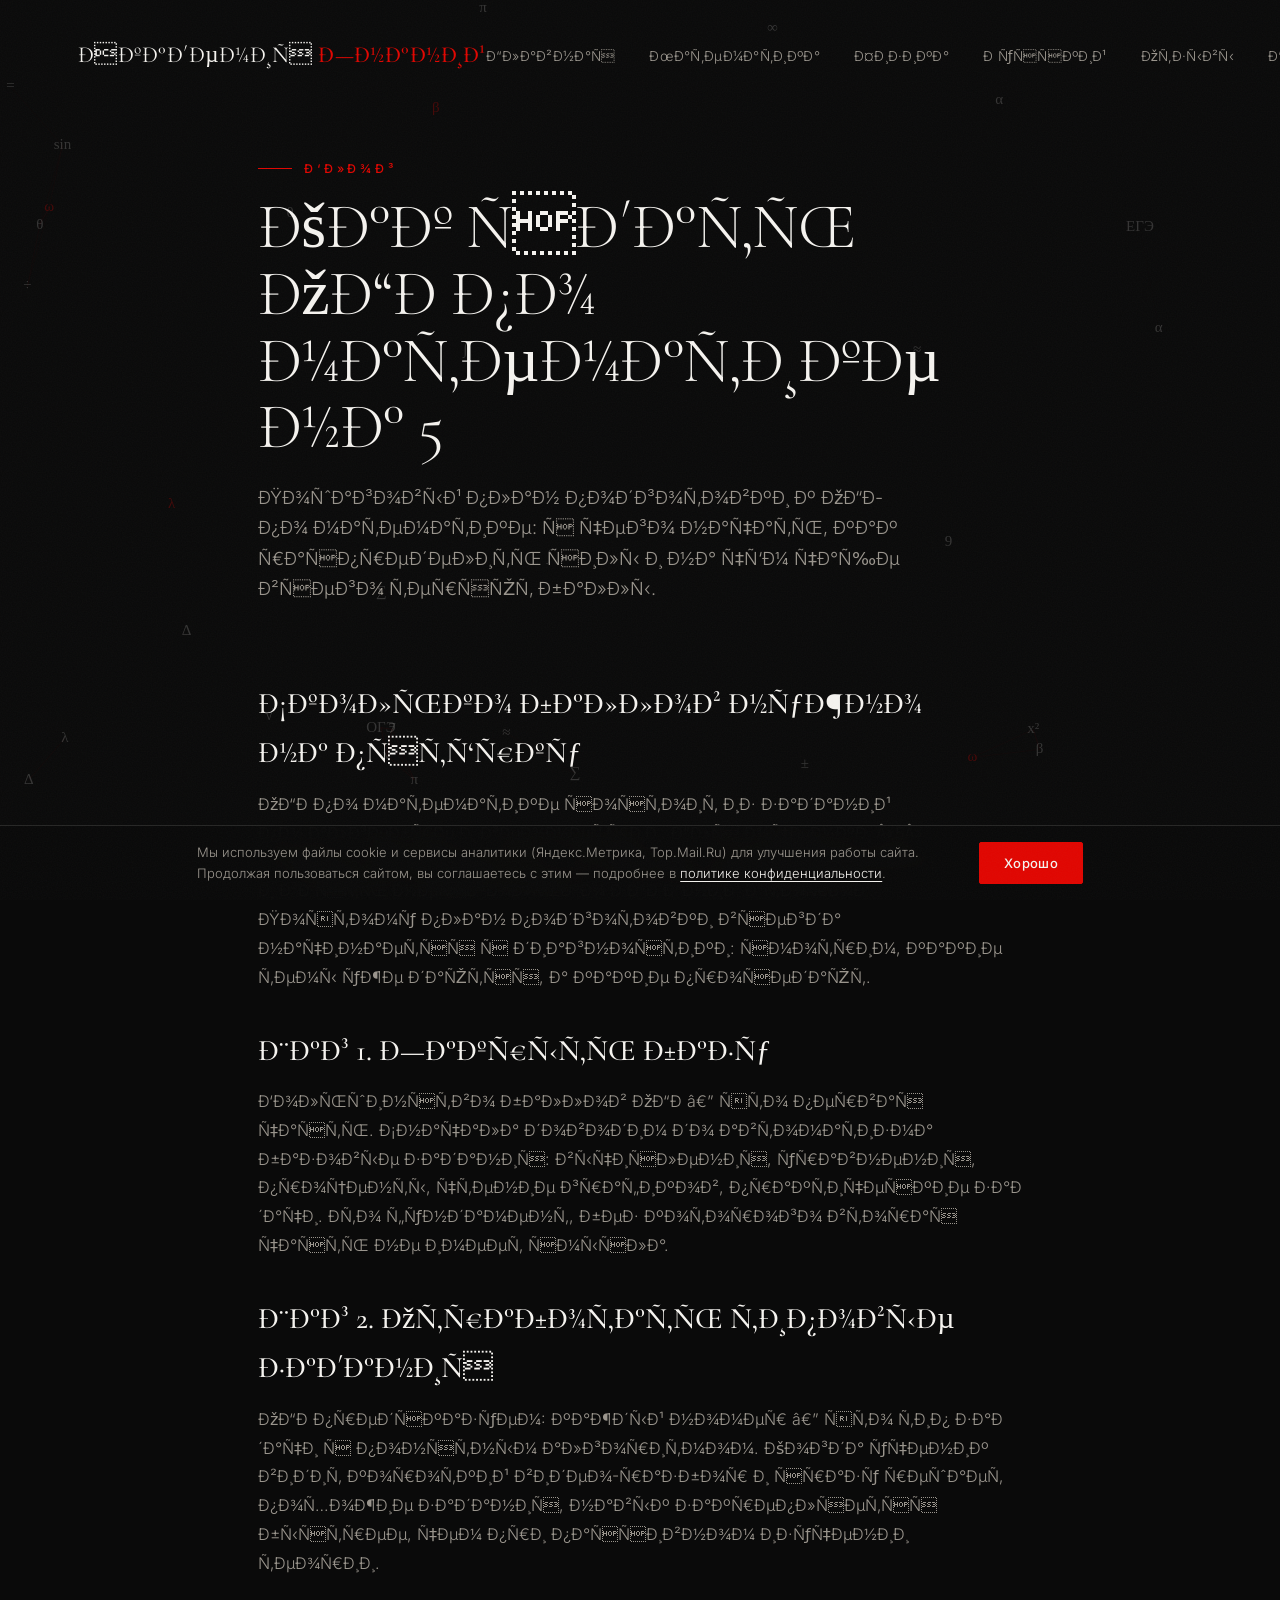
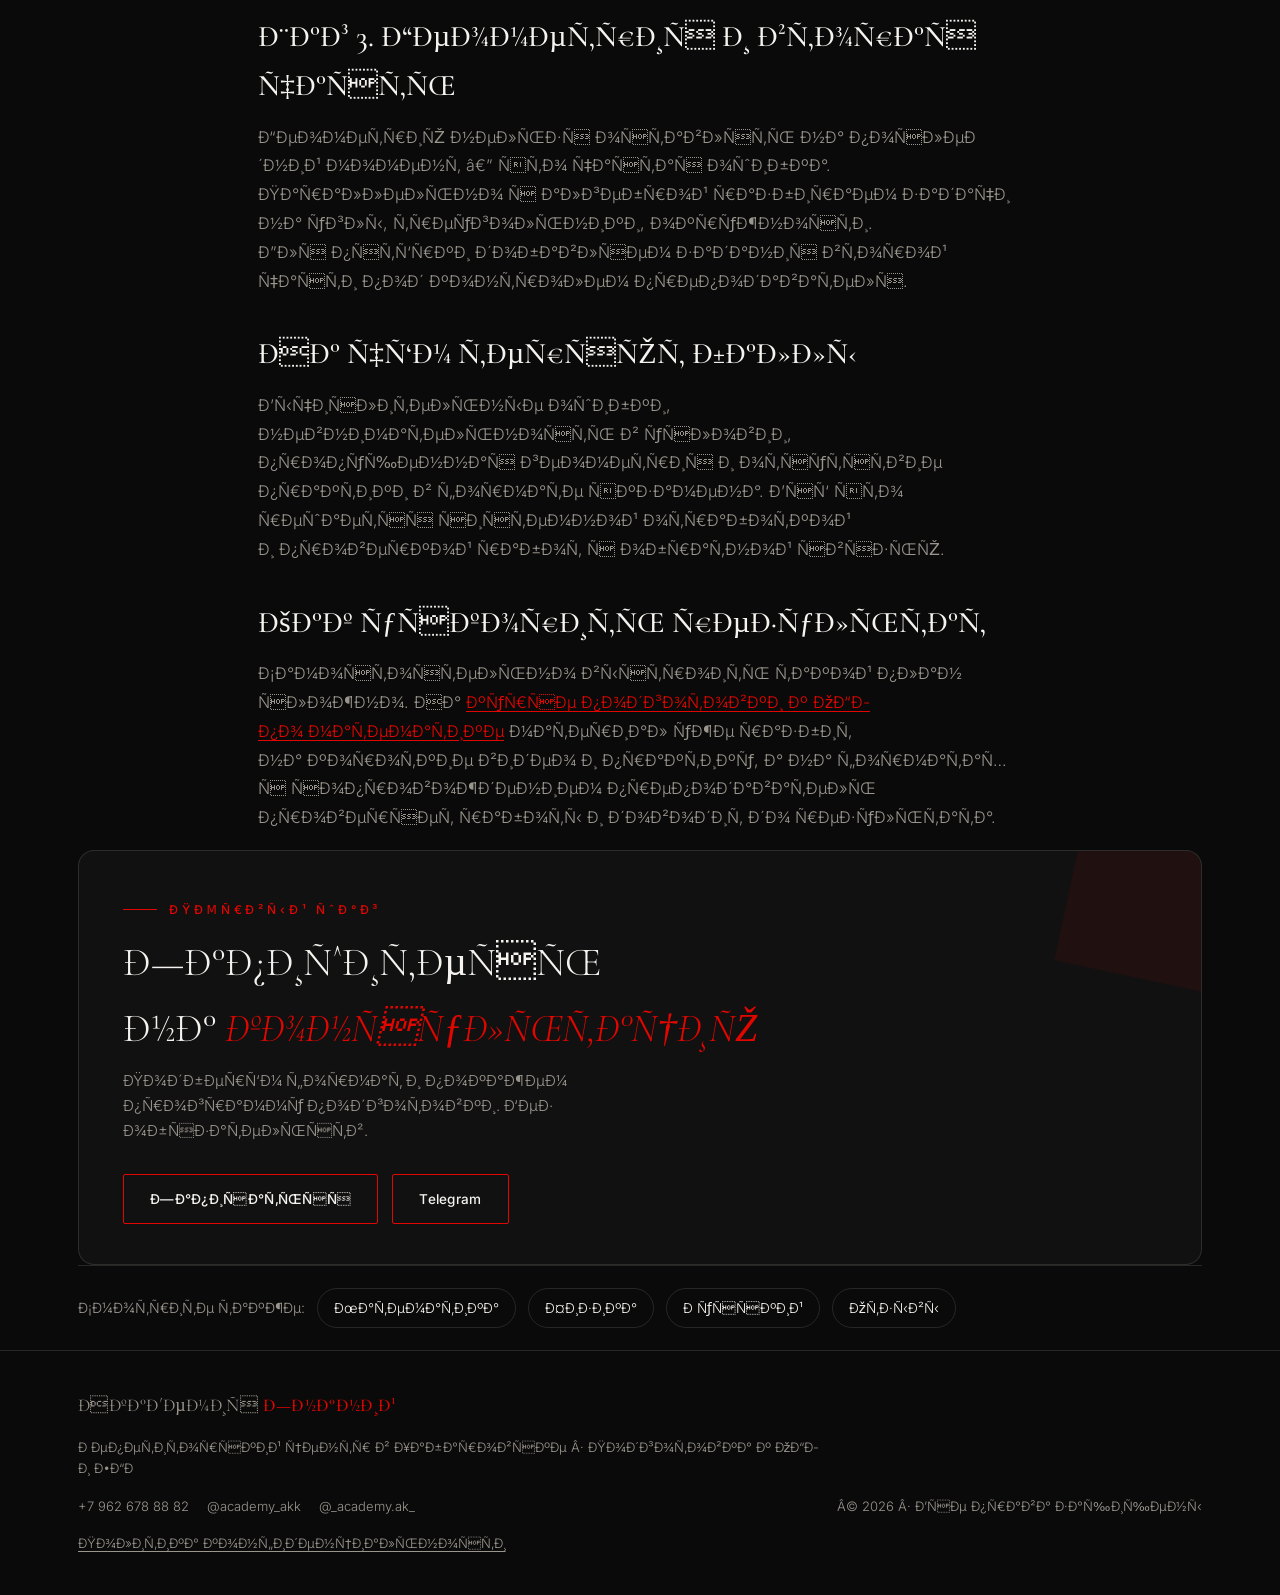
<file: blog/kak-sdat-oge-matematika-na-5/index.html>
<!DOCTYPE html>
<html lang="ru">
<head>
<!-- Yandex.Metrika counter -->
<script type="text/javascript">
    (function(m,e,t,r,i,k,a){
        m[i]=m[i]||function(){(m[i].a=m[i].a||[]).push(arguments)};
        m[i].l=1*new Date();
        for (var j = 0; j < document.scripts.length; j++) {if (document.scripts[j].src === r) { return; }}
        k=e.createElement(t),a=e.getElementsByTagName(t)[0],k.async=1,k.src=r,a.parentNode.insertBefore(k,a)
    })(window, document,'script','https://mc.yandex.ru/metrika/tag.js?id=111243476', 'ym');

    ym(111243476, 'init', {ssr:true, webvisor:true, clickmap:true, ecommerce:"dataLayer", referrer: document.referrer, url: location.href, accurateTrackBounce:true, trackLinks:true});
</script>
<noscript><div><img src="https://mc.yandex.ru/watch/111243476" style="position:absolute; left:-9999px;" alt="" /></div></noscript>
<!-- /Yandex.Metrika counter -->

<!-- Top.Mail.Ru counter -->
<script type="text/javascript">
var _tmr = window._tmr || (window._tmr = []);
_tmr.push({id: "3786898", type: "pageView", start: (new Date()).getTime()});
(function (d, w, id) {
if (d.getElementById(id)) return;
var ts = d.createElement("script"); ts.type = "text/javascript"; ts.async = true; ts.id = id;
ts.src = "https://top-fwz1.mail.ru/js/code.js";
var f = function () {var s = d.getElementsByTagName("script")[0]; s.parentNode.insertBefore(ts, s);};
if (w.opera == "[object Opera]") { d.addEventListener("DOMContentLoaded", f, false); } else { f(); }
})(document, window, "tmr-code");
</script>
<noscript><div><img src="https://top-fwz1.mail.ru/counter?id=3786898;js=na" style="position:absolute;left:-9999px;" alt="Top.Mail.Ru" /></div></noscript>
<!-- /Top.Mail.Ru counter -->
<meta charset="UTF-8">
<meta name="viewport" content="width=device-width, initial-scale=1.0">
<title>Как сдать ОГЭ по математике на 5 | Академия Знаний, Хабаровск</title>
<meta name="description" content="Как сдать ОГЭ по математике на 5: пошаговый план подготовки, типовые задания, геометрия и частые ошибки. Советы репетиторов Академии Знаний, Хабаровск.">
<meta name="keywords" content="как сдать огэ по математике на 5, подготовка к огэ математика, огэ математика план подготовки">
<meta name="robots" content="index, follow, max-image-preview:large">
<meta name="theme-color" content="#0a0a0a">
<meta name="geo.region" content="RU-KHA">
<meta name="geo.placename" content="Хабаровск">
<meta name="geo.position" content="48.4802;135.0719">
<meta name="ICBM" content="48.4802, 135.0719">
<link rel="canonical" href="https://www.academyschool.pro/blog/kak-sdat-oge-matematika-na-5/">
<link rel="icon" type="image/svg+xml" href="/favicon.svg">
<link rel="icon" type="image/png" sizes="32x32" href="/favicon-32.png">
<link rel="icon" type="image/png" sizes="192x192" href="/favicon-192.png">
<link rel="apple-touch-icon" href="/apple-touch-icon.png">
<link rel="shortcut icon" href="/favicon.ico">
<meta property="og:type" content="website">
<meta property="og:site_name" content="Академия Знаний">
<meta property="og:title" content="Как сдать ОГЭ по математике на 5 | Академия Знаний, Хабаровск">
<meta property="og:description" content="Как сдать ОГЭ по математике на 5: пошаговый план подготовки, типовые задания, геометрия и частые ошибки. Советы репетиторов Академии Знаний, Хабаровск.">
<meta property="og:url" content="https://www.academyschool.pro/blog/kak-sdat-oge-matematika-na-5/">
<meta property="og:image" content="https://www.academyschool.pro/og-image.png">
<meta property="og:image:width" content="1200">
<meta property="og:image:height" content="630">
<meta property="og:locale" content="ru_RU">
<meta name="twitter:card" content="summary_large_image">
<meta name="twitter:title" content="Как сдать ОГЭ по математике на 5 | Академия Знаний, Хабаровск">
<meta name="twitter:description" content="Как сдать ОГЭ по математике на 5: пошаговый план подготовки, типовые задания, геометрия и частые ошибки. Советы репетиторов Академии Знаний, Хабаровск.">
<meta name="twitter:image" content="https://www.academyschool.pro/og-image.png">
<link rel="preload" href="/fonts/co3bmX5slCNuHLi8bLeY9MK7whWMhyjYrXtKgS4.woff2" as="font" type="font/woff2" crossorigin>
<link rel="preload" href="/fonts/UcC73FwrK3iLTeHuS_nVMrMxCp50SjIa0ZL7SUc.woff2" as="font" type="font/woff2" crossorigin>
<link rel="stylesheet" href="/assets/styles.css">
<script type="application/ld+json">
{
 "@context": "https://schema.org",
 "@type": "Article",
 "headline": "Как сдать ОГЭ по математике на 5",
 "image": ["https://www.academyschool.pro/og-image.png"],
 "datePublished": "2026-07-06",
 "dateModified": "2026-08-19",
 "author": {
  "@type": "Organization",
  "name": "Академия Знаний",
  "url": "https://www.academyschool.pro/"
 },
 "publisher": {
  "@type": "Organization",
  "name": "Академия Знаний",
  "logo": { "@type": "ImageObject", "url": "https://www.academyschool.pro/favicon-192.png" }
 },
 "inLanguage": "ru",
 "about": "Подготовка к ОГЭ и ЕГЭ"
}
</script>
</head>
<body>
<canvas id="bg-formulas" aria-hidden="true"></canvas>
<div id="progress" class="progress" aria-hidden="true"></div>
<p class="sr-only">Как сдать ОГЭ по математике на 5: пошаговый план подготовки, типовые задания, геометрия и частые ошибки. Советы репетиторов Академии Знаний, Хабаровск.</p>
<header id="head">
  <div class="wrap nav">
    <a class="brand" href="/">Академия <b>Знаний</b></a>
    <nav class="nav-links" aria-label="Основная навигация">
      <a href="/">Главная</a>
      <a href="/podgotovka-oge-matematika/">Математика</a>
      <a href="/repetitor-fizika-habarovsk/">Физика</a>
      <a href="/repetitor-russkiy-habarovsk/">Русский</a>
      <a href="/otzyvy/">Отзывы</a>
      <a href="/blog/">Блог</a>
      <a href="/kontakty/">Контакты</a>
    </nav>
    <button class="burger" id="burger" type="button" aria-label="Меню" aria-expanded="false"><span></span><span></span><span></span></button>
    <a href="/kontakty/" class="btn nav-cta">Записаться <span aria-hidden="true">&rarr;</span></a>
  </div>
</header>
<section class="page-hero"><div class="wrap ro narrow">
    <div class="eyebrow"><a href="/blog/" style="color:var(--red)">Блог</a></div>
    <h1 class="page-h1">Как сдать ОГЭ по математике на 5</h1>
    <p class="page-lead">Пошаговый план подготовки к&nbsp;ОГЭ по&nbsp;математике: с&nbsp;чего начать, как распределить силы и&nbsp;на&nbsp;чём чаще всего теряют баллы.</p>
</div></section>
<article class="wrap ro narrow"><div class="prose">
<h3>Сколько баллов нужно на&nbsp;пятёрку</h3>
<p>ОГЭ по&nbsp;математике состоит из&nbsp;заданий по&nbsp;алгебре и&nbsp;геометрии. Для&nbsp;оценки «5» важно уверенно закрыть первую часть и&nbsp;взять несколько заданий второй. Поэтому план подготовки всегда начинается с&nbsp;диагностики: смотрим, какие темы уже даются, а&nbsp;какие проседают.</p>
<h3>Шаг 1. Закрыть базу</h3>
<p>Большинство баллов ОГЭ&nbsp;— это первая часть. Сначала доводим до&nbsp;автоматизма базовые задания: вычисления, уравнения, проценты, чтение графиков, практические задачи. Это фундамент, без&nbsp;которого вторая часть не&nbsp;имеет смысла.</p>
<h3>Шаг 2. Отработать типовые задания</h3>
<p>ОГЭ предсказуем: каждый номер&nbsp;— это тип задачи с&nbsp;понятным алгоритмом. Когда ученик видит короткий видео-разбор и&nbsp;сразу решает похожие задания, навык закрепляется быстрее, чем при&nbsp;пассивном изучении теории.</p>
<h3>Шаг 3. Геометрия и&nbsp;вторая часть</h3>
<p>Геометрию нельзя оставлять на&nbsp;последний момент&nbsp;— это частая ошибка. Параллельно с&nbsp;алгеброй разбираем задачи на&nbsp;углы, треугольники, окружности. Для&nbsp;пятёрки добавляем задания второй части под&nbsp;контролем преподавателя.</p>
<h3>На&nbsp;чём теряют баллы</h3>
<p>Вычислительные ошибки, невнимательность в&nbsp;условии, пропущенная геометрия и&nbsp;отсутствие практики в&nbsp;формате экзамена. Всё это решается системной отработкой и&nbsp;проверкой работ с&nbsp;обратной связью.</p>
<h3>Как ускорить результат</h3>
<p>Самостоятельно выстроить такой план сложно. На&nbsp;<a href="/podgotovka-oge-matematika/">курсе подготовки к&nbsp;ОГЭ по&nbsp;математике</a> материал уже разбит на&nbsp;короткие видео и&nbsp;практику, а&nbsp;на&nbsp;форматах с&nbsp;сопровождением преподаватель проверяет работы и&nbsp;доводит до&nbsp;результата.</p>
</div></article><section class="wrap ro"><div class="cta-band">
    <div><div class="eyebrow">Первый шаг</div><h2>Запишитесь на&nbsp;<em>консультацию</em></h2><p>Подберём формат и&nbsp;покажем программу подготовки. Без обязательств.</p></div>
    <div class="cta-band-btns"><a href="/kontakty/" class="btn">Записаться</a><a href="https://t.me/academy_akk" target="_blank" rel="noopener" class="btn">Telegram</a></div>
  </div></section><section class="wrap ro"><div class="crosslinks"><span>Смотрите также:</span> <a href="/podgotovka-oge-matematika/" class="chip">Математика</a> <a href="/repetitor-fizika-habarovsk/" class="chip">Физика</a> <a href="/repetitor-russkiy-habarovsk/" class="chip">Русский</a> <a href="/otzyvy/" class="chip">Отзывы</a></div></section>
<footer>
  <div class="wrap foot-row">
    <span class="brand">Академия <b>Знаний</b></span>
    <span>Репетиторский центр в&nbsp;Хабаровске · Подготовка к&nbsp;ОГЭ и&nbsp;ЕГЭ</span>
    <span class="foot-contacts">
      <a href="tel:+79626788882">+7&nbsp;962&nbsp;678&nbsp;88&nbsp;82</a>
      <a href="https://t.me/academy_akk" target="_blank" rel="noopener">@academy_akk</a>
      <a href="https://www.instagram.com/_academy.ak_" target="_blank" rel="noopener">@_academy.ak_</a>
    </span>
    <span>© 2026 · Все права защищены</span>
    <span class="foot-legal"><a href="/politika-konfidencialnosti/">Политика конфиденциальности</a></span>
  </div>
</footer>
<div class="mcta" aria-label="Быстрые действия">
  <a href="tel:+79626788882" class="btn">Позвонить</a>
  <a href="/kontakty/" class="btn">Записаться</a>
</div>
<script>window.__BASE__="";</script>
<script src="/assets/app.js" defer></script>
</body>
</html>
</file>
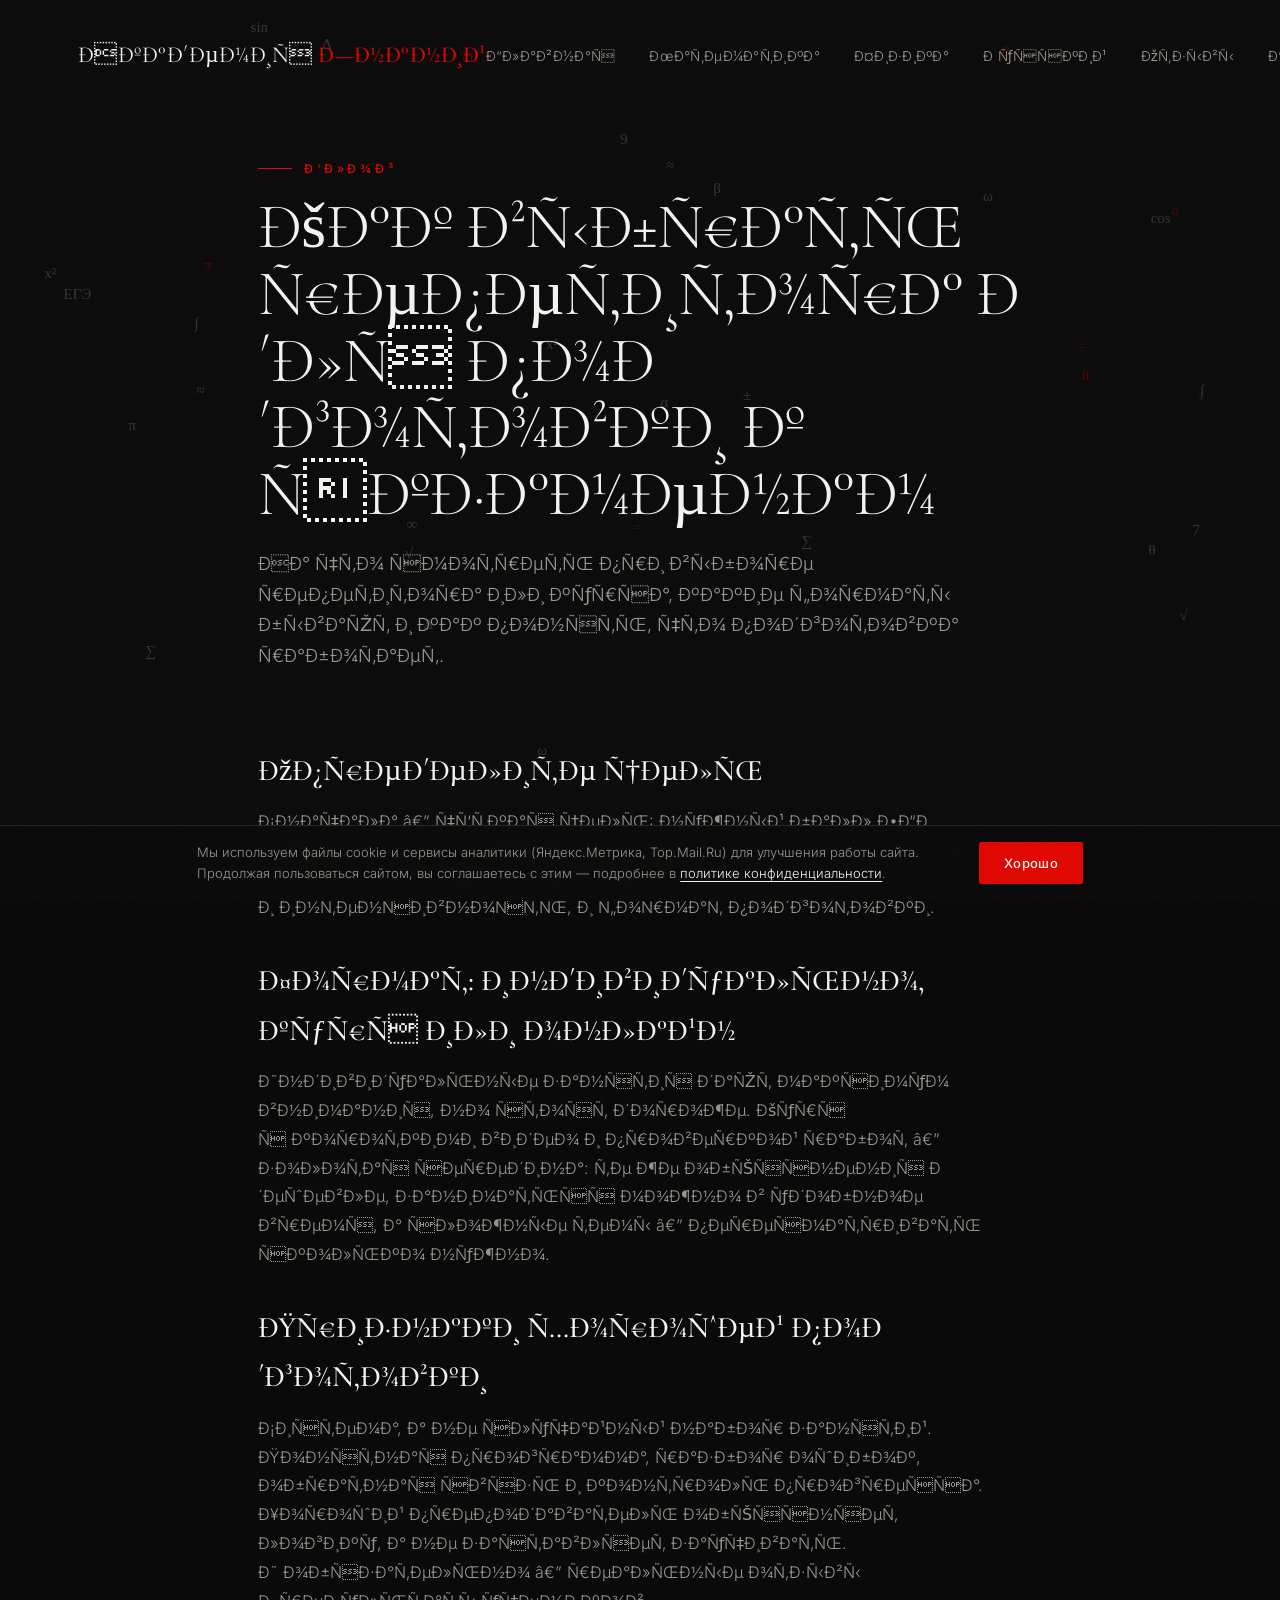
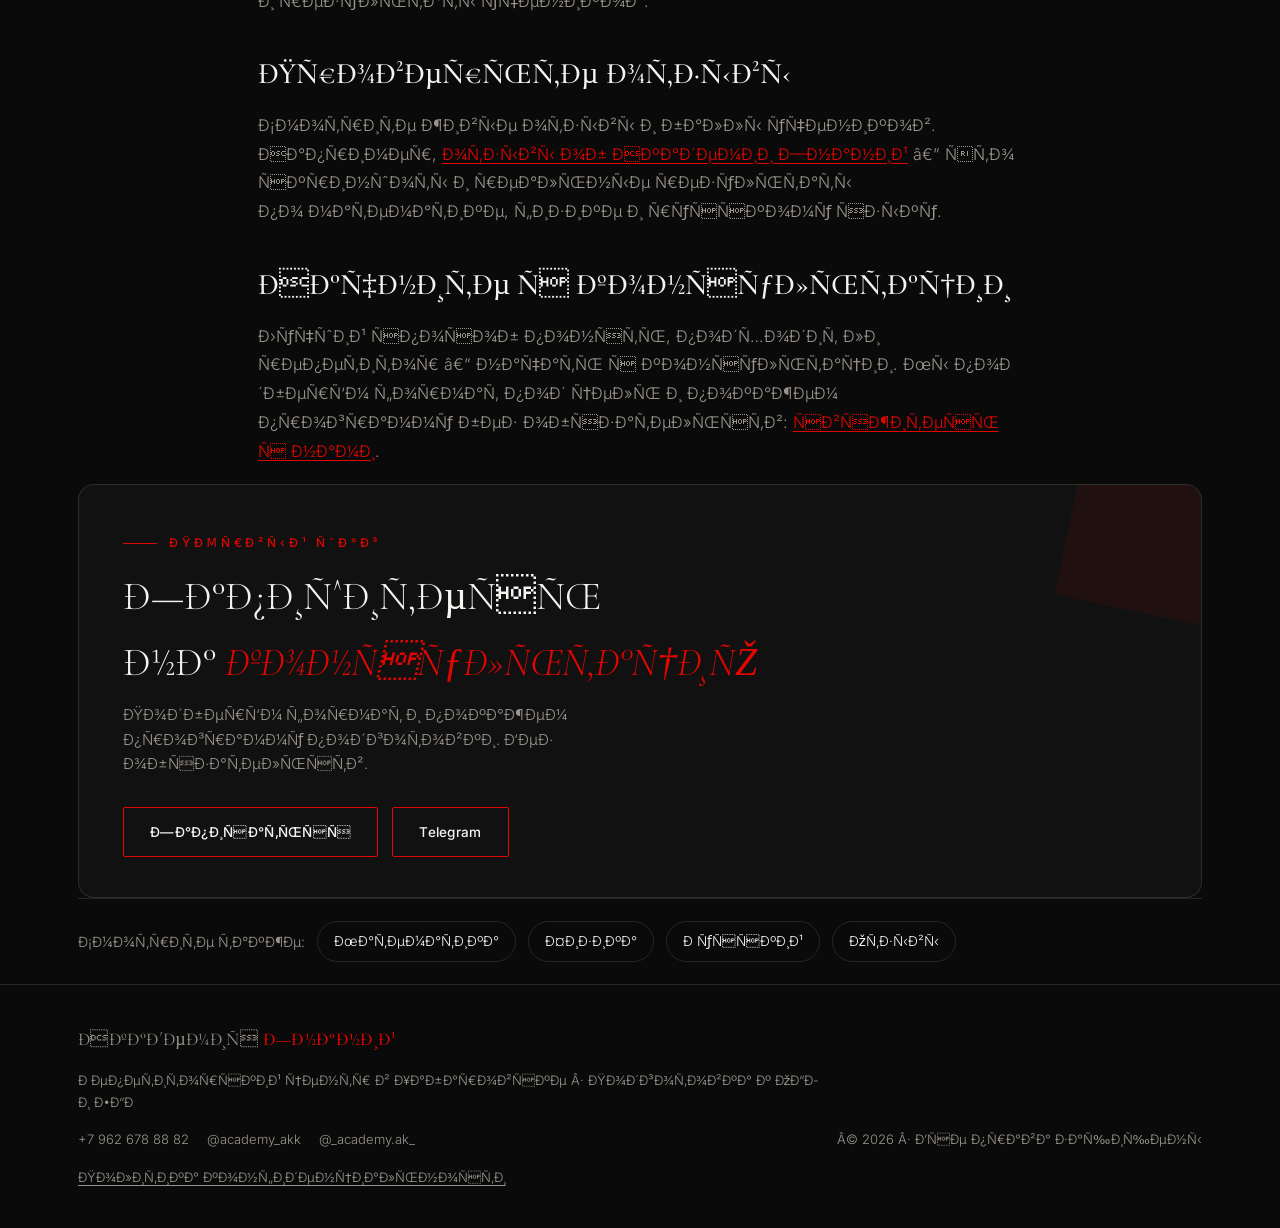
<file: blog/kak-vybrat-repetitora/index.html>
<!DOCTYPE html>
<html lang="ru">
<head>
<!-- Yandex.Metrika counter -->
<script type="text/javascript">
    (function(m,e,t,r,i,k,a){
        m[i]=m[i]||function(){(m[i].a=m[i].a||[]).push(arguments)};
        m[i].l=1*new Date();
        for (var j = 0; j < document.scripts.length; j++) {if (document.scripts[j].src === r) { return; }}
        k=e.createElement(t),a=e.getElementsByTagName(t)[0],k.async=1,k.src=r,a.parentNode.insertBefore(k,a)
    })(window, document,'script','https://mc.yandex.ru/metrika/tag.js?id=111243476', 'ym');

    ym(111243476, 'init', {ssr:true, webvisor:true, clickmap:true, ecommerce:"dataLayer", referrer: document.referrer, url: location.href, accurateTrackBounce:true, trackLinks:true});
</script>
<noscript><div><img src="https://mc.yandex.ru/watch/111243476" style="position:absolute; left:-9999px;" alt="" /></div></noscript>
<!-- /Yandex.Metrika counter -->

<!-- Top.Mail.Ru counter -->
<script type="text/javascript">
var _tmr = window._tmr || (window._tmr = []);
_tmr.push({id: "3786898", type: "pageView", start: (new Date()).getTime()});
(function (d, w, id) {
if (d.getElementById(id)) return;
var ts = d.createElement("script"); ts.type = "text/javascript"; ts.async = true; ts.id = id;
ts.src = "https://top-fwz1.mail.ru/js/code.js";
var f = function () {var s = d.getElementsByTagName("script")[0]; s.parentNode.insertBefore(ts, s);};
if (w.opera == "[object Opera]") { d.addEventListener("DOMContentLoaded", f, false); } else { f(); }
})(document, window, "tmr-code");
</script>
<noscript><div><img src="https://top-fwz1.mail.ru/counter?id=3786898;js=na" style="position:absolute;left:-9999px;" alt="Top.Mail.Ru" /></div></noscript>
<!-- /Top.Mail.Ru counter -->
<meta charset="UTF-8">
<meta name="viewport" content="width=device-width, initial-scale=1.0">
<title>Как выбрать репетитора для подготовки к экзаменам | Академия Знаний, Хабаровск</title>
<meta name="description" content="Как выбрать репетитора или курс для подготовки к ОГЭ и ЕГЭ: форматы, признаки хорошей подготовки, отзывы. Советы Академии Знаний, Хабаровск.">
<meta name="keywords" content="как выбрать репетитора, репетитор или курс, подготовка к экзаменам хабаровск, как выбрать курс огэ егэ">
<meta name="robots" content="index, follow, max-image-preview:large">
<meta name="theme-color" content="#0a0a0a">
<meta name="geo.region" content="RU-KHA">
<meta name="geo.placename" content="Хабаровск">
<meta name="geo.position" content="48.4802;135.0719">
<meta name="ICBM" content="48.4802, 135.0719">
<link rel="canonical" href="https://www.academyschool.pro/blog/kak-vybrat-repetitora/">
<link rel="icon" type="image/svg+xml" href="/favicon.svg">
<link rel="icon" type="image/png" sizes="32x32" href="/favicon-32.png">
<link rel="icon" type="image/png" sizes="192x192" href="/favicon-192.png">
<link rel="apple-touch-icon" href="/apple-touch-icon.png">
<link rel="shortcut icon" href="/favicon.ico">
<meta property="og:type" content="website">
<meta property="og:site_name" content="Академия Знаний">
<meta property="og:title" content="Как выбрать репетитора для подготовки к экзаменам | Академия Знаний, Хабаровск">
<meta property="og:description" content="Как выбрать репетитора или курс для подготовки к ОГЭ и ЕГЭ: форматы, признаки хорошей подготовки, отзывы. Советы Академии Знаний, Хабаровск.">
<meta property="og:url" content="https://www.academyschool.pro/blog/kak-vybrat-repetitora/">
<meta property="og:image" content="https://www.academyschool.pro/og-image.png">
<meta property="og:image:width" content="1200">
<meta property="og:image:height" content="630">
<meta property="og:locale" content="ru_RU">
<meta name="twitter:card" content="summary_large_image">
<meta name="twitter:title" content="Как выбрать репетитора для подготовки к экзаменам | Академия Знаний, Хабаровск">
<meta name="twitter:description" content="Как выбрать репетитора или курс для подготовки к ОГЭ и ЕГЭ: форматы, признаки хорошей подготовки, отзывы. Советы Академии Знаний, Хабаровск.">
<meta name="twitter:image" content="https://www.academyschool.pro/og-image.png">
<link rel="preload" href="/fonts/co3bmX5slCNuHLi8bLeY9MK7whWMhyjYrXtKgS4.woff2" as="font" type="font/woff2" crossorigin>
<link rel="preload" href="/fonts/UcC73FwrK3iLTeHuS_nVMrMxCp50SjIa0ZL7SUc.woff2" as="font" type="font/woff2" crossorigin>
<link rel="stylesheet" href="/assets/styles.css">
<script type="application/ld+json">
{
 "@context": "https://schema.org",
 "@type": "Article",
 "headline": "Как выбрать репетитора для подготовки к экзаменам",
 "image": ["https://www.academyschool.pro/og-image.png"],
 "datePublished": "2026-07-06",
 "dateModified": "2026-08-19",
 "author": {
  "@type": "Organization",
  "name": "Академия Знаний",
  "url": "https://www.academyschool.pro/"
 },
 "publisher": {
  "@type": "Organization",
  "name": "Академия Знаний",
  "logo": { "@type": "ImageObject", "url": "https://www.academyschool.pro/favicon-192.png" }
 },
 "inLanguage": "ru",
 "about": "Подготовка к ОГЭ и ЕГЭ"
}
</script>
</head>
<body>
<canvas id="bg-formulas" aria-hidden="true"></canvas>
<div id="progress" class="progress" aria-hidden="true"></div>
<p class="sr-only">Как выбрать репетитора или курс для подготовки к ОГЭ и ЕГЭ: форматы, признаки хорошей подготовки, отзывы. Советы Академии Знаний, Хабаровск.</p>
<header id="head">
  <div class="wrap nav">
    <a class="brand" href="/">Академия <b>Знаний</b></a>
    <nav class="nav-links" aria-label="Основная навигация">
      <a href="/">Главная</a>
      <a href="/podgotovka-oge-matematika/">Математика</a>
      <a href="/repetitor-fizika-habarovsk/">Физика</a>
      <a href="/repetitor-russkiy-habarovsk/">Русский</a>
      <a href="/otzyvy/">Отзывы</a>
      <a href="/blog/">Блог</a>
      <a href="/kontakty/">Контакты</a>
    </nav>
    <button class="burger" id="burger" type="button" aria-label="Меню" aria-expanded="false"><span></span><span></span><span></span></button>
    <a href="/kontakty/" class="btn nav-cta">Записаться <span aria-hidden="true">&rarr;</span></a>
  </div>
</header>
<section class="page-hero"><div class="wrap ro narrow">
    <div class="eyebrow"><a href="/blog/" style="color:var(--red)">Блог</a></div>
    <h1 class="page-h1">Как выбрать репетитора для подготовки к экзаменам</h1>
    <p class="page-lead">На&nbsp;что смотреть при&nbsp;выборе репетитора или&nbsp;курса, какие форматы бывают и&nbsp;как понять, что&nbsp;подготовка работает.</p>
</div></section>
<article class="wrap ro narrow"><div class="prose">
<h3>Определите цель</h3>
<p>Сначала&nbsp;— чёткая цель: нужный балл ЕГЭ, оценка ОГЭ, поступление в&nbsp;конкретный вуз. От&nbsp;неё зависит и&nbsp;программа, и&nbsp;интенсивность, и&nbsp;формат подготовки.</p>
<h3>Формат: индивидуально, курс или&nbsp;онлайн</h3>
<p>Индивидуальные занятия дают максимум внимания, но&nbsp;стоят дороже. Курс с&nbsp;короткими видео и&nbsp;проверкой работ&nbsp;— золотая середина: те&nbsp;же объяснения дешевле, заниматься можно в&nbsp;удобное время, а&nbsp;сложные темы&nbsp;— пересматривать сколько нужно.</p>
<h3>Признаки хорошей подготовки</h3>
<p>Система, а&nbsp;не&nbsp;случайный набор занятий. Понятная программа, разбор ошибок, обратная связь и&nbsp;контроль прогресса. Хороший преподаватель объясняет логику, а&nbsp;не&nbsp;заставляет заучивать. И&nbsp;обязательно&nbsp;— реальные отзывы и&nbsp;результаты учеников.</p>
<h3>Проверьте отзывы</h3>
<p>Смотрите живые отзывы и&nbsp;баллы учеников. Например, <a href="/otzyvy/">отзывы об&nbsp;Академии Знаний</a>&nbsp;— это скриншоты и&nbsp;реальные результаты по&nbsp;математике, физике и&nbsp;русскому языку.</p>
<h3>Начните с&nbsp;консультации</h3>
<p>Лучший способ понять, подходит&nbsp;ли репетитор&nbsp;— начать с&nbsp;консультации. Мы&nbsp;подберём формат под&nbsp;цель и&nbsp;покажем программу без&nbsp;обязательств: <a href="/kontakty/">свяжитесь с&nbsp;нами</a>.</p>
</div></article><section class="wrap ro"><div class="cta-band">
    <div><div class="eyebrow">Первый шаг</div><h2>Запишитесь на&nbsp;<em>консультацию</em></h2><p>Подберём формат и&nbsp;покажем программу подготовки. Без обязательств.</p></div>
    <div class="cta-band-btns"><a href="/kontakty/" class="btn">Записаться</a><a href="https://t.me/academy_akk" target="_blank" rel="noopener" class="btn">Telegram</a></div>
  </div></section><section class="wrap ro"><div class="crosslinks"><span>Смотрите также:</span> <a href="/podgotovka-oge-matematika/" class="chip">Математика</a> <a href="/repetitor-fizika-habarovsk/" class="chip">Физика</a> <a href="/repetitor-russkiy-habarovsk/" class="chip">Русский</a> <a href="/otzyvy/" class="chip">Отзывы</a></div></section>
<footer>
  <div class="wrap foot-row">
    <span class="brand">Академия <b>Знаний</b></span>
    <span>Репетиторский центр в&nbsp;Хабаровске · Подготовка к&nbsp;ОГЭ и&nbsp;ЕГЭ</span>
    <span class="foot-contacts">
      <a href="tel:+79626788882">+7&nbsp;962&nbsp;678&nbsp;88&nbsp;82</a>
      <a href="https://t.me/academy_akk" target="_blank" rel="noopener">@academy_akk</a>
      <a href="https://www.instagram.com/_academy.ak_" target="_blank" rel="noopener">@_academy.ak_</a>
    </span>
    <span>© 2026 · Все права защищены</span>
    <span class="foot-legal"><a href="/politika-konfidencialnosti/">Политика конфиденциальности</a></span>
  </div>
</footer>
<div class="mcta" aria-label="Быстрые действия">
  <a href="tel:+79626788882" class="btn">Позвонить</a>
  <a href="/kontakty/" class="btn">Записаться</a>
</div>
<script>window.__BASE__="";</script>
<script src="/assets/app.js" defer></script>
</body>
</html>
</file>
<file: assets/styles.css>
/* cyrillic */
@font-face {
  font-family: 'Caveat';
  font-style: normal;
  font-weight: 500;
  font-display: swap;
  src: url(/fonts/Wnz6HAc5bAfYB2Q7YjYYmg8.woff2) format('woff2');
  unicode-range: U+0301, U+0400-045F, U+0490-0491, U+04B0-04B1, U+2116;
}
/* latin */
@font-face {
  font-family: 'Caveat';
  font-style: normal;
  font-weight: 500;
  font-display: swap;
  src: url(/fonts/Wnz6HAc5bAfYB2Q7ZjYY.woff2) format('woff2');
  unicode-range: U+0000-00FF, U+0131, U+0152-0153, U+02BB-02BC, U+02C6, U+02DA, U+02DC, U+0304, U+0308, U+0329, U+2000-206F, U+20AC, U+2122, U+2191, U+2193, U+2212, U+2215, U+FEFF, U+FFFD;
}
/* cyrillic */
@font-face {
  font-family: 'Caveat';
  font-style: normal;
  font-weight: 600;
  font-display: swap;
  src: url(/fonts/Wnz6HAc5bAfYB2Q7YjYYmg8.woff2) format('woff2');
  unicode-range: U+0301, U+0400-045F, U+0490-0491, U+04B0-04B1, U+2116;
}
/* latin */
@font-face {
  font-family: 'Caveat';
  font-style: normal;
  font-weight: 600;
  font-display: swap;
  src: url(/fonts/Wnz6HAc5bAfYB2Q7ZjYY.woff2) format('woff2');
  unicode-range: U+0000-00FF, U+0131, U+0152-0153, U+02BB-02BC, U+02C6, U+02DA, U+02DC, U+0304, U+0308, U+0329, U+2000-206F, U+20AC, U+2122, U+2191, U+2193, U+2212, U+2215, U+FEFF, U+FFFD;
}
/* cyrillic */
@font-face {
  font-family: 'Caveat';
  font-style: normal;
  font-weight: 700;
  font-display: swap;
  src: url(/fonts/Wnz6HAc5bAfYB2Q7YjYYmg8.woff2) format('woff2');
  unicode-range: U+0301, U+0400-045F, U+0490-0491, U+04B0-04B1, U+2116;
}
/* latin */
@font-face {
  font-family: 'Caveat';
  font-style: normal;
  font-weight: 700;
  font-display: swap;
  src: url(/fonts/Wnz6HAc5bAfYB2Q7ZjYY.woff2) format('woff2');
  unicode-range: U+0000-00FF, U+0131, U+0152-0153, U+02BB-02BC, U+02C6, U+02DA, U+02DC, U+0304, U+0308, U+0329, U+2000-206F, U+20AC, U+2122, U+2191, U+2193, U+2212, U+2215, U+FEFF, U+FFFD;
}
/* cyrillic */
@font-face {
  font-family: 'Cormorant Garamond';
  font-style: italic;
  font-weight: 300;
  font-display: swap;
  src: url(/fonts/co3ZmX5slCNuHLi8bLeY9MK7whWMhyjYrEtMmSq17w.woff2) format('woff2');
  unicode-range: U+0301, U+0400-045F, U+0490-0491, U+04B0-04B1, U+2116;
}
/* latin */
@font-face {
  font-family: 'Cormorant Garamond';
  font-style: italic;
  font-weight: 300;
  font-display: swap;
  src: url(/fonts/co3ZmX5slCNuHLi8bLeY9MK7whWMhyjYrEtImSo.woff2) format('woff2');
  unicode-range: U+0000-00FF, U+0131, U+0152-0153, U+02BB-02BC, U+02C6, U+02DA, U+02DC, U+0304, U+0308, U+0329, U+2000-206F, U+20AC, U+2122, U+2191, U+2193, U+2212, U+2215, U+FEFF, U+FFFD;
}
/* cyrillic */
@font-face {
  font-family: 'Cormorant Garamond';
  font-style: italic;
  font-weight: 400;
  font-display: swap;
  src: url(/fonts/co3ZmX5slCNuHLi8bLeY9MK7whWMhyjYrEtMmSq17w.woff2) format('woff2');
  unicode-range: U+0301, U+0400-045F, U+0490-0491, U+04B0-04B1, U+2116;
}
/* latin */
@font-face {
  font-family: 'Cormorant Garamond';
  font-style: italic;
  font-weight: 400;
  font-display: swap;
  src: url(/fonts/co3ZmX5slCNuHLi8bLeY9MK7whWMhyjYrEtImSo.woff2) format('woff2');
  unicode-range: U+0000-00FF, U+0131, U+0152-0153, U+02BB-02BC, U+02C6, U+02DA, U+02DC, U+0304, U+0308, U+0329, U+2000-206F, U+20AC, U+2122, U+2191, U+2193, U+2212, U+2215, U+FEFF, U+FFFD;
}
/* cyrillic */
@font-face {
  font-family: 'Cormorant Garamond';
  font-style: normal;
  font-weight: 300;
  font-display: swap;
  src: url(/fonts/co3bmX5slCNuHLi8bLeY9MK7whWMhyjYrXtKgS4.woff2) format('woff2');
  unicode-range: U+0301, U+0400-045F, U+0490-0491, U+04B0-04B1, U+2116;
}
/* latin */
@font-face {
  font-family: 'Cormorant Garamond';
  font-style: normal;
  font-weight: 300;
  font-display: swap;
  src: url(/fonts/co3bmX5slCNuHLi8bLeY9MK7whWMhyjYqXtK.woff2) format('woff2');
  unicode-range: U+0000-00FF, U+0131, U+0152-0153, U+02BB-02BC, U+02C6, U+02DA, U+02DC, U+0304, U+0308, U+0329, U+2000-206F, U+20AC, U+2122, U+2191, U+2193, U+2212, U+2215, U+FEFF, U+FFFD;
}
/* cyrillic */
@font-face {
  font-family: 'Cormorant Garamond';
  font-style: normal;
  font-weight: 400;
  font-display: swap;
  src: url(/fonts/co3bmX5slCNuHLi8bLeY9MK7whWMhyjYrXtKgS4.woff2) format('woff2');
  unicode-range: U+0301, U+0400-045F, U+0490-0491, U+04B0-04B1, U+2116;
}
/* latin */
@font-face {
  font-family: 'Cormorant Garamond';
  font-style: normal;
  font-weight: 400;
  font-display: swap;
  src: url(/fonts/co3bmX5slCNuHLi8bLeY9MK7whWMhyjYqXtK.woff2) format('woff2');
  unicode-range: U+0000-00FF, U+0131, U+0152-0153, U+02BB-02BC, U+02C6, U+02DA, U+02DC, U+0304, U+0308, U+0329, U+2000-206F, U+20AC, U+2122, U+2191, U+2193, U+2212, U+2215, U+FEFF, U+FFFD;
}
/* cyrillic */
@font-face {
  font-family: 'Cormorant Garamond';
  font-style: normal;
  font-weight: 500;
  font-display: swap;
  src: url(/fonts/co3bmX5slCNuHLi8bLeY9MK7whWMhyjYrXtKgS4.woff2) format('woff2');
  unicode-range: U+0301, U+0400-045F, U+0490-0491, U+04B0-04B1, U+2116;
}
/* latin */
@font-face {
  font-family: 'Cormorant Garamond';
  font-style: normal;
  font-weight: 500;
  font-display: swap;
  src: url(/fonts/co3bmX5slCNuHLi8bLeY9MK7whWMhyjYqXtK.woff2) format('woff2');
  unicode-range: U+0000-00FF, U+0131, U+0152-0153, U+02BB-02BC, U+02C6, U+02DA, U+02DC, U+0304, U+0308, U+0329, U+2000-206F, U+20AC, U+2122, U+2191, U+2193, U+2212, U+2215, U+FEFF, U+FFFD;
}
/* cyrillic */
@font-face {
  font-family: 'Inter';
  font-style: normal;
  font-weight: 300;
  font-display: swap;
  src: url(/fonts/UcC73FwrK3iLTeHuS_nVMrMxCp50SjIa0ZL7SUc.woff2) format('woff2');
  unicode-range: U+0301, U+0400-045F, U+0490-0491, U+04B0-04B1, U+2116;
}
/* latin */
@font-face {
  font-family: 'Inter';
  font-style: normal;
  font-weight: 300;
  font-display: swap;
  src: url(/fonts/UcC73FwrK3iLTeHuS_nVMrMxCp50SjIa1ZL7.woff2) format('woff2');
  unicode-range: U+0000-00FF, U+0131, U+0152-0153, U+02BB-02BC, U+02C6, U+02DA, U+02DC, U+0304, U+0308, U+0329, U+2000-206F, U+20AC, U+2122, U+2191, U+2193, U+2212, U+2215, U+FEFF, U+FFFD;
}
/* cyrillic */
@font-face {
  font-family: 'Inter';
  font-style: normal;
  font-weight: 400;
  font-display: swap;
  src: url(/fonts/UcC73FwrK3iLTeHuS_nVMrMxCp50SjIa0ZL7SUc.woff2) format('woff2');
  unicode-range: U+0301, U+0400-045F, U+0490-0491, U+04B0-04B1, U+2116;
}
/* latin */
@font-face {
  font-family: 'Inter';
  font-style: normal;
  font-weight: 400;
  font-display: swap;
  src: url(/fonts/UcC73FwrK3iLTeHuS_nVMrMxCp50SjIa1ZL7.woff2) format('woff2');
  unicode-range: U+0000-00FF, U+0131, U+0152-0153, U+02BB-02BC, U+02C6, U+02DA, U+02DC, U+0304, U+0308, U+0329, U+2000-206F, U+20AC, U+2122, U+2191, U+2193, U+2212, U+2215, U+FEFF, U+FFFD;
}
/* cyrillic */
@font-face {
  font-family: 'Inter';
  font-style: normal;
  font-weight: 500;
  font-display: swap;
  src: url(/fonts/UcC73FwrK3iLTeHuS_nVMrMxCp50SjIa0ZL7SUc.woff2) format('woff2');
  unicode-range: U+0301, U+0400-045F, U+0490-0491, U+04B0-04B1, U+2116;
}
/* latin */
@font-face {
  font-family: 'Inter';
  font-style: normal;
  font-weight: 500;
  font-display: swap;
  src: url(/fonts/UcC73FwrK3iLTeHuS_nVMrMxCp50SjIa1ZL7.woff2) format('woff2');
  unicode-range: U+0000-00FF, U+0131, U+0152-0153, U+02BB-02BC, U+02C6, U+02DA, U+02DC, U+0304, U+0308, U+0329, U+2000-206F, U+20AC, U+2122, U+2191, U+2193, U+2212, U+2215, U+FEFF, U+FFFD;
}
/* cyrillic */
@font-face {
  font-family: 'Inter';
  font-style: normal;
  font-weight: 600;
  font-display: swap;
  src: url(/fonts/UcC73FwrK3iLTeHuS_nVMrMxCp50SjIa0ZL7SUc.woff2) format('woff2');
  unicode-range: U+0301, U+0400-045F, U+0490-0491, U+04B0-04B1, U+2116;
}
/* latin */
@font-face {
  font-family: 'Inter';
  font-style: normal;
  font-weight: 600;
  font-display: swap;
  src: url(/fonts/UcC73FwrK3iLTeHuS_nVMrMxCp50SjIa1ZL7.woff2) format('woff2');
  unicode-range: U+0000-00FF, U+0131, U+0152-0153, U+02BB-02BC, U+02C6, U+02DA, U+02DC, U+0304, U+0308, U+0329, U+2000-206F, U+20AC, U+2122, U+2191, U+2193, U+2212, U+2215, U+FEFF, U+FFFD;
}


  :root{
    --black:#0a0a0a;
    --black-2:#111111;
    --black-3:#161616;
    --red:#e10600;
    --red-deep:#b00400;
    --white:#f5f3ef;
    --grey:#9a958d;
    --line:rgba(245,243,239,.12);
    --serif:'Cormorant Garamond',Georgia,serif;
    --script:'Caveat',cursive;
    --sans:'Inter',-apple-system,system-ui,sans-serif;
    --maxw:1180px;
  }
  *{margin:0;padding:0;box-sizing:border-box}
  :focus-visible{outline:2px solid var(--red);outline-offset:3px}
  html{scroll-behavior:smooth}
  body{
    background:var(--black);
    color:var(--white);
    font-family:var(--sans);
    font-weight:300;
    line-height:1.65;
    -webkit-font-smoothing:antialiased;
    overflow-x:hidden;
  }
  body::before{
    content:"";position:fixed;inset:0;pointer-events:none;z-index:9999;opacity:.035;
    background-image:url("data:image/svg+xml,%3Csvg xmlns='http://www.w3.org/2000/svg' width='160' height='160'%3E%3Cfilter id='n'%3E%3CfeTurbulence type='fractalNoise' baseFrequency='0.8' numOctaves='2'/%3E%3C/filter%3E%3Crect width='100%25' height='100%25' filter='url(%23n)'/%3E%3C/svg%3E");
  }
  ::selection{background:var(--red);color:#fff}
  a{color:inherit;text-decoration:none}
  img{display:block;max-width:100%}
  .wrap{max-width:var(--maxw);margin:0 auto;padding:0 28px}
  .eyebrow{
    font-family:var(--sans);font-weight:500;font-size:12px;letter-spacing:.32em;
    text-transform:uppercase;color:var(--red);display:inline-flex;align-items:center;gap:12px;
  }
  .eyebrow::before{content:"";width:34px;height:1px;background:var(--red)}
  .serif{font-family:var(--serif)}
  .script{font-family:var(--script);color:var(--red);line-height:1}

  /* ===== HEADER ===== */
  header{
    position:fixed;top:0;left:0;right:0;z-index:1000;
    padding:22px 0;transition:padding .4s ease,background .4s ease,border-color .4s ease;
    border-bottom:1px solid transparent;
  }
  header.scrolled{
    padding:14px 0;background:rgba(10,10,10,.82);backdrop-filter:blur(14px);
    border-bottom:1px solid var(--line);
  }
  .nav{display:flex;align-items:center;justify-content:space-between}
  .brand{font-family:var(--serif);font-weight:400;font-size:23px;letter-spacing:.02em;white-space:nowrap}
  .brand b{color:var(--red);font-weight:500}
  .nav-links{display:flex;gap:34px;font-size:13.5px;letter-spacing:.02em;color:var(--grey)}
  .nav-links a{position:relative;transition:color .3s}
  .nav-links a::after{content:"";position:absolute;left:0;bottom:-5px;width:0;height:1px;background:var(--red);transition:width .35s}
  .nav-links a:hover{color:var(--white)}
  .nav-links a:hover::after{width:100%}
  .btn{
    display:inline-flex;align-items:center;gap:9px;font-family:var(--sans);font-weight:500;
    font-size:13.5px;letter-spacing:.02em;padding:13px 26px;border:1px solid var(--red);
    color:var(--white);background:transparent;cursor:pointer;border-radius:2px;
    transition:background .35s,color .35s,transform .2s;position:relative;overflow:hidden;
  }
  .btn::before{content:"";position:absolute;inset:0;background:var(--red);transform:scaleX(0);transform-origin:left;transition:transform .4s cubic-bezier(.6,.05,.2,.95);z-index:-1}
  .btn:hover::before{transform:scaleX(1)}
  .btn:active{transform:scale(.97)}
  .btn.solid{background:var(--red);border-color:var(--red)}
  .btn.solid::before{background:var(--red-deep)}
  .nav .btn{padding:11px 22px}
  .burger{display:none;flex-direction:column;justify-content:center;gap:5px;width:42px;height:42px;padding:0;background:none;border:0;cursor:pointer}
  .burger span{display:block;width:22px;height:2px;background:var(--white);border-radius:2px;transition:transform .3s,opacity .3s;margin:0 auto}
  body.nav-open .burger span:nth-child(1){transform:translateY(7px) rotate(45deg)}
  body.nav-open .burger span:nth-child(2){opacity:0}
  body.nav-open .burger span:nth-child(3){transform:translateY(-7px) rotate(-45deg)}

  /* ===== HERO ===== */
  .hero{position:relative;min-height:100vh;display:flex;align-items:center;padding:140px 0 80px;overflow:hidden}
  .hero-grid{display:grid;grid-template-columns:1.05fr .95fr;gap:40px;align-items:center;width:100%}
  .hero-kicker{margin-bottom:26px}
  .hero h1{
    font-family:var(--serif);font-weight:300;font-size:clamp(46px,7vw,104px);line-height:.95;
    letter-spacing:-.01em;margin-bottom:8px;
  }
  .hero .struck{position:relative;display:inline-block;font-family:var(--serif);font-style:italic;font-weight:300;font-size:clamp(20px,2.6vw,34px);line-height:1;color:var(--grey);margin-top:18px;letter-spacing:.01em}
  .hero .struck::after{content:"";position:absolute;left:-4%;right:-4%;top:52%;height:2px;background:var(--red);transform:rotate(-3deg)}
  .hero h1 em{color:var(--red);font-style:normal;font-weight:400}
  .hero .lead-script{font-family:var(--script);font-size:clamp(30px,4vw,52px);color:var(--red);margin:18px 0 6px;transform:rotate(-2deg);display:inline-block}
  .hero .subline{font-size:16px;color:var(--grey);max-width:440px;margin:22px 0 38px;line-height:1.7}
  .hero-tags{display:flex;flex-wrap:wrap;gap:10px;margin-bottom:40px}
  .tag{font-size:12px;letter-spacing:.06em;color:var(--white);border:1px solid var(--line);padding:8px 16px;border-radius:40px;text-transform:uppercase}
  .tag b{color:var(--red);font-weight:500}
  .hero-cta{display:flex;gap:16px;flex-wrap:wrap}

  /* cutout photo */
  .cutout{position:relative;display:inline-block}
  .cutout .plate{
    position:absolute;background:var(--red);z-index:0;
    background-size:cover;background-position:center;
  }
  .photo{
    position:relative;z-index:2;background:var(--black-3);overflow:hidden;
    border:1px solid var(--line);
    display:flex;align-items:center;justify-content:center;text-align:center;
  }
  .photo img{width:100%;height:100%;object-fit:cover}
  .photo .ph-hint{padding:20px;color:var(--grey);font-size:12.5px;letter-spacing:.04em;line-height:1.6}
  .photo .ph-hint i{display:block;font-size:30px;margin-bottom:10px;font-style:normal;opacity:.5}
  .photo[data-shots]{cursor:pointer}
  .photo[data-shots]:focus-visible{outline:2px solid var(--red);outline-offset:3px}
  /* torn / cutout shape for hero portrait */
  .hero-photo{width:100%;aspect-ratio:4/5;clip-path:polygon(2% 0,100% 3%,97% 100%,0 96%);box-shadow:0 30px 80px rgba(0,0,0,.6)}
  .hero-plate{inset:24px -45px -45px 24px;transform:rotate(3deg);clip-path:polygon(0 4%,100% 0,96% 100%,3% 95%)}
  .hero-stamp{
    position:absolute;z-index:3;right:-14px;top:-22px;background:var(--white);color:var(--black);
    font-family:var(--serif);font-style:italic;font-size:15px;padding:14px 18px;line-height:1.1;
    transform:rotate(4deg);box-shadow:0 12px 30px rgba(0,0,0,.4);text-align:center;
  }
  .hero-stamp b{display:block;font-style:normal;font-weight:600;font-family:var(--sans);font-size:22px;letter-spacing:-.01em}

  .scroll-hint{position:absolute;bottom:30px;left:50%;transform:translateX(-50%);font-size:11px;letter-spacing:.3em;text-transform:uppercase;color:var(--grey);display:flex;flex-direction:column;align-items:center;gap:10px}
  .scroll-hint .line{width:1px;height:46px;background:linear-gradient(var(--red),transparent);animation:drop 2s infinite}
  @keyframes drop{0%{transform:scaleY(0);transform-origin:top}45%{transform:scaleY(1);transform-origin:top}55%{transform:scaleY(1);transform-origin:bottom}100%{transform:scaleY(0);transform-origin:bottom}}

  /* ===== SECTION SHELL ===== */
  section{position:relative;padding:120px 0}
  .sec-head{margin-bottom:64px;max-width:720px}
  .sec-head h2{font-family:var(--serif);font-weight:300;font-size:clamp(36px,5vw,68px);line-height:1.02;margin:18px 0 0;letter-spacing:-.01em}
  .sec-head h2 em{color:var(--red);font-style:italic}
  .divider{height:1px;background:var(--line)}

  /* ===== FOUNDER ===== */
  .founder-grid{display:grid;grid-template-columns:.9fr 1.1fr;gap:64px;align-items:center}
  .founder-photo{width:100%;aspect-ratio:3/4;clip-path:polygon(0 2%,98% 0,100% 97%,3% 100%)}
  .founder-plate{inset:-20px 22px 22px -20px;transform:rotate(-3deg)}
  .price-badge{
    position:absolute;z-index:3;left:-20px;top:-18px;background:var(--black);border:1px solid var(--red);
    padding:9px 16px;transform:rotate(-2deg);box-shadow:0 16px 40px rgba(0,0,0,.5);
  }
  .price-badge span{display:block;font-size:11px;letter-spacing:.16em;text-transform:uppercase;color:var(--grey);margin-bottom:2px}
  .price-badge b{font-family:var(--serif);font-size:24px;font-weight:500;color:var(--white)}
  .price-badge b em{color:var(--red);font-style:normal;font-size:18px}
  .founder-name{font-family:var(--serif);font-size:13px}
  .role-line{display:flex;align-items:center;gap:14px;margin:8px 0 26px;color:var(--grey);font-size:14px;letter-spacing:.02em}
  .role-line .dash{width:26px;height:1px;background:var(--red)}
  .founder-grid h3{font-family:var(--serif);font-weight:400;font-size:clamp(30px,3.4vw,46px);line-height:1.05;margin-bottom:6px}
  .founder-grid h3 b{color:var(--red);font-weight:500}

  /* expandable */
  .reveal-block{border-top:1px solid var(--line);margin-top:14px}
  .reveal-trigger{
    width:100%;background:none;border:none;color:var(--white);cursor:pointer;
    display:flex;align-items:center;justify-content:space-between;gap:16px;
    padding:20px 0;font-family:var(--sans);font-size:15px;font-weight:500;letter-spacing:.01em;text-align:left;
  }
  .reveal-trigger .ic{
    width:34px;height:34px;flex:none;border:1px solid var(--red);border-radius:50%;
    display:flex;align-items:center;justify-content:center;color:var(--red);font-size:20px;
    transition:background .35s,color .35s,transform .45s;position:relative;
  }
  .reveal-trigger .ic::before,.reveal-trigger .ic::after{content:"";position:absolute;background:var(--red);transition:transform .35s,background .35s}
  .reveal-trigger .ic::before{width:13px;height:1.5px}
  .reveal-trigger .ic::after{width:1.5px;height:13px}
  .reveal-block.open .reveal-trigger .ic{background:var(--red);transform:rotate(135deg)}
  .reveal-block.open .reveal-trigger .ic::before,.reveal-block.open .reveal-trigger .ic::after{background:#fff}
  .reveal-body{max-height:0;overflow:hidden;transition:max-height .5s cubic-bezier(.4,0,.2,1)}
  .reveal-inner{padding:0 0 24px;color:var(--grey);font-size:15px;line-height:1.8;max-width:600px}
  .reveal-inner .ph{color:var(--red);font-family:var(--script);font-size:19px;display:inline-block;margin-bottom:8px}

  /* ===== TEACHERS ===== */
  .teachers{display:grid;grid-template-columns:1fr 1fr;gap:34px}
  .t-card{
    background:var(--black-2);border:1px solid var(--line);padding:0;position:relative;
    transition:transform .5s cubic-bezier(.2,.7,.2,1),border-color .5s;overflow:hidden;
  }
  .t-card:hover{transform:translateY(-8px);border-color:rgba(225,6,0,.5)}
  .t-card-top{display:grid;grid-template-columns:140px 1fr;gap:24px;padding:28px 30px 0}
  .t-photo{aspect-ratio:3/4;clip-path:polygon(0 3%,100% 0,96% 100%,2% 97%);position:relative}
  .t-plate{inset:-20px 10px 10px -20px;transform:rotate(-4deg)}
  .t-meta .subj{font-family:var(--serif);font-size:26px;font-weight:500;line-height:1;color:var(--red);margin-bottom:8px}
  .t-meta h3{font-family:var(--serif);font-weight:400;font-size:24px;line-height:1.1;margin-bottom:12px}
  .t-exp{display:inline-flex;align-items:center;gap:8px;font-size:12.5px;letter-spacing:.04em;color:var(--white);background:rgba(225,6,0,.12);border:1px solid rgba(225,6,0,.35);padding:6px 12px;border-radius:30px}
  .t-exp b{color:var(--red);font-weight:600}
  .t-quote{padding:24px 30px 0;position:relative}
  .t-quote .mark{font-family:var(--serif);font-size:70px;line-height:.5;color:var(--red);opacity:.45;height:34px;display:block}
  .t-quote p{font-family:var(--serif);font-style:italic;font-size:19px;line-height:1.5;color:var(--white)}
  .t-quote .ph{color:var(--grey);font-style:italic}
  .t-foot{display:flex;align-items:center;justify-content:space-between;flex-wrap:wrap;gap:14px;padding:24px 30px 28px;margin-top:22px;border-top:1px solid var(--line)}
  .t-price span{display:block;font-size:11px;letter-spacing:.14em;text-transform:uppercase;color:var(--grey)}
  .t-price b{font-family:var(--serif);font-size:24px;font-weight:500}
  .t-price b em{color:var(--red);font-style:normal;font-size:15px}
  .fmt{display:flex;gap:8px}
  .fmt span{font-size:11px;letter-spacing:.08em;text-transform:uppercase;color:var(--white);border:1px solid var(--line);padding:7px 13px;border-radius:30px;display:inline-flex;align-items:center;gap:6px}
  .fmt span i{width:6px;height:6px;border-radius:50%;background:var(--red);display:inline-block}

  /* ===== COURSE ===== */
  .course{position:relative;background:var(--black-2);border:1px solid var(--line);overflow:hidden}
  .course::after{content:"";position:absolute;right:-120px;top:-120px;width:420px;height:420px;border:1px solid rgba(225,6,0,.18);border-radius:50%}
  .course::before{content:"";position:absolute;right:-40px;top:-40px;width:260px;height:260px;border:1px solid rgba(225,6,0,.12);border-radius:50%}
  .course-grid{display:grid;grid-template-columns:.85fr 1.15fr;gap:60px;align-items:center;padding:60px}
  .course-photo{width:100%;aspect-ratio:4/5;clip-path:polygon(3% 0,100% 2%,97% 100%,0 97%)}
  .course-plate{inset:20px -45px -45px 20px;transform:rotate(3deg)}
  .course-grid h3{font-family:var(--serif);font-weight:300;font-size:clamp(32px,4vw,56px);line-height:1.02;margin:14px 0 18px}
  .course-grid h3 em{color:var(--red);font-style:italic}
  .course p.desc{color:var(--grey);font-size:16px;line-height:1.75;max-width:480px;margin-bottom:30px}
  .price-row{display:flex;align-items:flex-end;gap:22px;margin-bottom:14px}
  .price-old{font-family:var(--serif);font-size:30px;color:var(--grey);position:relative;white-space:nowrap}
  .price-old::after{content:"";position:absolute;left:-6px;right:-6px;top:52%;height:2px;background:var(--red);transform:rotate(-8deg)}
  .price-new{font-family:var(--serif);font-size:54px;font-weight:500;line-height:.9;color:var(--white);white-space:nowrap}
  .price-new em{color:var(--red);font-style:normal;font-size:26px}
  .warm-note{display:inline-flex;align-items:center;gap:10px;font-size:12.5px;letter-spacing:.04em;color:var(--red);margin-bottom:30px}
  .warm-note::before{content:"";width:7px;height:7px;background:var(--red);border-radius:50%;box-shadow:0 0 0 4px rgba(225,6,0,.18)}

  /* ===== CONTACT ===== */
  .contact{text-align:center}
  .contact .script{font-size:clamp(40px,7vw,96px);transform:rotate(-3deg);display:inline-block;margin-bottom:6px}
  .contact h2{font-family:var(--serif);font-weight:300;font-size:clamp(34px,5vw,64px);margin-bottom:30px;line-height:1.05}
  .contact h2 em{color:var(--red);font-style:italic}
  .contact-actions{display:flex;gap:16px;justify-content:center;flex-wrap:wrap;margin-top:10px}
  .contact-actions .btn{padding:17px 34px;font-size:15px}
  .channels{display:flex;gap:40px;justify-content:center;flex-wrap:wrap;margin-top:54px;color:var(--grey);font-size:14px}
  .channels a{display:inline-flex;align-items:center;gap:10px;transition:color .3s}
  .channels a:hover{color:var(--white)}
  .channels a .d{width:8px;height:8px;border-radius:50%;background:var(--red)}

  /* ===== LEAD FORM ===== */
  .lead-form{display:flex;flex-direction:column;gap:14px;max-width:560px;margin:28px auto 0}
  .lf-row{display:grid;grid-template-columns:1fr 1fr;gap:14px}
  @media(max-width:560px){.lf-row{grid-template-columns:1fr}}
  .lead-form input,.lead-form textarea{
    width:100%;background:var(--black-2);border:1px solid var(--line);color:var(--white);
    font-family:var(--sans);font-size:15px;padding:14px 16px;border-radius:2px;
  }
  .lead-form textarea{min-height:110px;resize:vertical}
  .lead-form input::placeholder,.lead-form textarea::placeholder{color:var(--grey)}
  .lead-form input:focus,.lead-form textarea:focus{border-color:var(--red)}
  .lead-form .btn{align-self:flex-start}
  .lf-note{font-size:12.5px;color:var(--grey);line-height:1.5}
  .lf-consent{display:flex;align-items:flex-start;gap:10px;font-size:12.5px;color:var(--grey);line-height:1.5;cursor:pointer}
  .lf-consent input{margin-top:3px;accent-color:var(--red);width:16px;height:16px;flex-shrink:0;cursor:pointer}
  .lf-consent a{color:var(--white);text-decoration:underline;text-underline-offset:3px}
  .lf-consent a:hover{color:var(--red)}

  footer{border-top:1px solid var(--line);padding:40px 0}
  .foot-row{display:flex;align-items:center;justify-content:space-between;flex-wrap:wrap;gap:16px;color:var(--grey);font-size:13px}
  .foot-row .brand{font-size:18px}

  /* reveal-on-scroll */
  .ro{opacity:0;transform:translateY(38px);transition:opacity .9s cubic-bezier(.2,.7,.2,1),transform .9s cubic-bezier(.2,.7,.2,1)}
  .ro.in{opacity:1;transform:none}
  .ro.d1{transition-delay:.12s}.ro.d2{transition-delay:.24s}.ro.d3{transition-delay:.36s}

  /* ===== RESPONSIVE ===== */
  @media(max-width:960px){
    .hero-grid,.founder-grid,.course-grid{grid-template-columns:1fr;gap:48px}
    .hero{padding:120px 0 60px;min-height:auto}
    .hero-photo-wrap{max-width:420px;margin:10px auto 0}
    .teachers{grid-template-columns:1fr}
    .course-grid{padding:36px}
    .burger{display:flex}
    .nav-links{position:fixed;top:60px;left:0;right:0;background:var(--black-2);flex-direction:column;gap:0;padding:8px 0;border-top:1px solid var(--line);border-bottom:1px solid var(--line);transform:translateY(-140%);transition:transform .4s cubic-bezier(.2,.7,.2,1);font-size:15.5px;z-index:60}
    body.nav-open .nav-links{transform:translateY(0)}
    .nav-links a{padding:14px 24px;color:var(--white)}
    .nav-links a::after{display:none}
    section{padding:84px 0}
    .price-badge{left:0}
  }
  @media(max-width:560px){
    .wrap{padding:0 20px}
    .t-card-top{grid-template-columns:1fr;gap:20px;padding:22px 20px 0}
    .t-photo{max-width:170px}
    .t-quote,.t-foot{padding-left:20px;padding-right:20px}
    .course-grid{padding:26px}
    .hero-stamp{font-size:13px}
    .channels{gap:22px}
    .brand{font-size:20px}
    .nav .btn{padding:10px 16px;font-size:12.5px}
  }
  /* a11y */
  .sr-only{position:absolute;width:1px;height:1px;overflow:hidden;clip:rect(0 0 0 0);white-space:nowrap}
  /* ===== GUARANTEE SEAL ===== */
  .seal{position:absolute;z-index:4;left:-42px;bottom:-26px;width:116px;height:116px;border-radius:50%;background:var(--red);box-shadow:0 14px 34px rgba(225,6,0,.4);display:flex;flex-direction:column;align-items:center;justify-content:center;text-align:center;transform:rotate(-8deg);border:2px solid rgba(255,255,255,.25)}
  .seal::before{content:"";position:absolute;inset:7px;border:1px solid rgba(255,255,255,.45);border-radius:50%}
  .seal span{color:#fff;font-family:var(--sans);font-weight:500;font-size:11px;letter-spacing:.12em;text-transform:uppercase;line-height:1}
  .seal .seal-big{font-size:30px;margin:3px 0;line-height:.8}

  /* ===== RESULTS / SOCIAL PROOF ===== */
  .results-grid{display:grid;grid-template-columns:repeat(auto-fit,minmax(230px,1fr));gap:26px}
  .r-card{position:relative;background:var(--black-2);border:1px solid var(--line);padding:30px 28px;transition:transform .5s cubic-bezier(.2,.7,.2,1),border-color .5s;overflow:hidden}
  .r-card::after{content:"";position:absolute;right:-40px;top:-40px;width:130px;height:130px;background:var(--red);opacity:.07;transform:rotate(12deg)}
  .r-card:hover{transform:translateY(-6px);border-color:rgba(225,6,0,.5)}
  .r-score{font-family:var(--serif);font-size:58px;font-weight:500;line-height:.9;color:var(--red)}
  .r-score em{font-size:19px;color:var(--grey);font-style:normal}
  .r-sub{font-size:12px;letter-spacing:.1em;color:var(--grey);text-transform:uppercase;margin:8px 0 18px}
  .r-card p{font-family:var(--serif);font-style:italic;font-size:17px;line-height:1.5;color:var(--white);position:relative;z-index:1}
  .r-card .who{margin-top:16px;font-size:13px;color:var(--grey)}
  .r-card .who b{color:var(--white);font-weight:500}

  /* ===== REVIEWS INLINE CAROUSEL ===== */
  .rev-carousel{position:relative}
  .rev-viewport{overflow:hidden;padding:6px 0}
  .rev-row{display:flex;gap:26px;transition:transform .55s cubic-bezier(.2,.7,.2,1);will-change:transform}
  .rev-row>.r-card{flex:0 0 300px}
  @media(max-width:560px){.rev-row>.r-card{flex:0 0 100%}}
  .g-card{flex:0 0 auto;position:relative;overflow:hidden;display:block;background:none;border:0;padding:0;font:inherit;cursor:pointer}
  .g-card img{display:block;width:clamp(220px,64vw,290px);aspect-ratio:4/5;object-fit:cover;border:1px solid var(--line);box-shadow:0 22px 55px rgba(0,0,0,.55);transition:transform .6s cubic-bezier(.2,.7,.2,1)}
  .g-card::after{content:"";position:absolute;inset:0;box-shadow:inset 0 0 0 0 rgba(225,6,0,.6);transition:box-shadow .4s;pointer-events:none}
  .g-card:hover img{transform:scale(1.06)}
  .g-card:hover::after{box-shadow:inset 0 0 0 2px rgba(225,6,0,.6)}
  .g-card .zoom{position:absolute;right:12px;bottom:12px;width:38px;height:38px;border-radius:50%;background:rgba(10,10,10,.72);border:1px solid rgba(255,255,255,.25);color:#fff;display:flex;align-items:center;justify-content:center;font-size:16px;opacity:0;transform:scale(.8);transition:opacity .35s,transform .35s;pointer-events:none}
  .g-card:hover .zoom{opacity:1;transform:scale(1)}
  .tg-course{margin-top:40px;display:flex;align-items:center;justify-content:space-between;gap:30px;flex-wrap:wrap;background:var(--black-2);border:1px solid var(--line);padding:36px 40px;position:relative;overflow:hidden}
  .tg-course::after{content:"";position:absolute;right:-50px;top:-50px;width:180px;height:180px;background:var(--red);opacity:.07;transform:rotate(12deg)}
  .tg-course-txt{max-width:640px;position:relative;z-index:1}
  .tg-course-txt h3{font-family:var(--serif);font-weight:300;font-size:clamp(24px,3vw,34px);line-height:1.1;margin:14px 0 10px}
  .tg-course-txt h3 em{color:var(--red);font-style:italic}
  .tg-course-txt p{color:var(--grey);font-size:15px;line-height:1.6;margin:0}
  .tg-course .btn{position:relative;z-index:1;white-space:nowrap}
  @media(max-width:560px){.tg-course{padding:28px 24px}}
  .foot-contacts{display:flex;gap:18px;flex-wrap:wrap;justify-content:center}
  .foot-contacts a{color:var(--grey);text-decoration:none;transition:color .3s}
  .foot-contacts a:hover{color:var(--red)}
  .foot-legal a{color:var(--grey);text-decoration:underline;text-underline-offset:3px;transition:color .3s}
  .foot-legal a:hover{color:var(--red)}
  .rev-rowctrl{display:flex;justify-content:center;gap:18px;margin-top:24px}

  /* ===== STICKY MOBILE CTA ===== */
  .mcta{display:none}
  @media(max-width:760px){
    .mcta{display:flex;position:fixed;left:0;right:0;bottom:0;z-index:1100;gap:10px;padding:10px 14px;background:rgba(10,10,10,.93);backdrop-filter:blur(12px);border-top:1px solid var(--line)}
    .mcta a{flex:1;justify-content:center;padding:13px 10px;font-size:13.5px}
    body{padding-bottom:70px}
    .seal{width:96px;height:96px;left:-27px}
    .seal span{font-size:10px}.seal .seal-big{font-size:25px}
  }

  /* ===== COOKIE BANNER ===== */
  .cookie-banner{
    position:fixed;left:0;right:0;bottom:0;z-index:1200;
    display:flex;align-items:center;justify-content:center;gap:22px;flex-wrap:wrap;
    padding:16px 28px;background:rgba(10,10,10,.96);backdrop-filter:blur(12px);
    border-top:1px solid var(--line);animation:cookieIn .5s ease both;
  }
  @keyframes cookieIn{from{transform:translateY(100%)}to{transform:translateY(0)}}
  .cookie-banner__text{font-size:13px;color:var(--grey);max-width:760px;line-height:1.6}
  .cookie-banner__text a{color:var(--white);text-decoration:underline;text-underline-offset:3px}
  .cookie-banner__text a:hover{color:var(--red)}
  .cookie-banner__accept{flex-shrink:0;padding:12px 24px;font-size:13px}
  @media(max-width:760px){
    .cookie-banner{bottom:70px;padding:14px 18px;gap:12px}
    .cookie-banner__text{font-size:12px}
  }

  /* ===== BACKGROUND FORMULAS CANVAS ===== */
  #bg-formulas{position:fixed;inset:0;width:100%;height:100%;z-index:0;pointer-events:none;opacity:.45}
  section,footer,.mcta{position:relative;z-index:1}

  /* ===== HERO NAMING BLOCK ===== */
  .hero-center{text-align:center;width:100%}
  .namemark{display:flex;align-items:center;justify-content:center;gap:30px;flex-wrap:wrap;margin-bottom:8px}
  .namemark .en{font-family:var(--serif);font-weight:300;font-size:clamp(38px,6vw,82px);line-height:.92;letter-spacing:.01em;text-align:right}
  .namemark .en b{color:var(--red);font-weight:500}
  .namemark .vline{width:1px;align-self:stretch;min-height:70px;background:rgba(245,243,239,.25)}
  .namemark .ru{text-align:left}
  .namemark .ru .ru-name{font-family:var(--serif);font-size:clamp(34px,5vw,64px);font-weight:400;line-height:1}
  .namemark .ru .ru-name b{color:var(--red);font-weight:500}
  .namemark .ru .ru-sub{font-size:13.5px;letter-spacing:.24em;text-transform:uppercase;color:var(--red);margin-top:10px}
  .hero-center .lead-script{margin:4px 0 34px;transform:rotate(-2deg)}

  /* centered founder */
  .founder-hero{max-width:440px;margin:0 auto;width:100%}
  .founder-hero .hero-photo{aspect-ratio:4/5;clip-path:polygon(2% 0,100% 3%,97% 100%,0 96%)}
  .founder-name2{margin-top:34px;max-width:640px;margin-left:auto;margin-right:auto}
  .founder-name2 .nm{font-family:var(--serif);font-size:clamp(26px,3.4vw,42px);font-weight:400;line-height:1.05}
  .founder-name2 .role{display:inline-flex;align-items:center;gap:12px;color:var(--grey);font-size:14px;letter-spacing:.02em;margin-top:10px}
  .founder-name2 .role::before,.founder-name2 .role::after{content:"";width:24px;height:1px;background:var(--red)}
  .founder-name2 .reveal-block{text-align:left}
  .founder-actions{margin-top:6px}

  /* attention "!" button on photo */
  .excl{position:absolute;z-index:4;right:-16px;top:-18px;width:54px;height:54px;border-radius:50%;
    background:var(--red);color:#fff;border:none;cursor:pointer;font-family:var(--serif);font-weight:500;
    font-size:32px;line-height:1;display:flex;align-items:center;justify-content:center;
    box-shadow:0 10px 30px rgba(225,6,0,.45);animation:exclpulse 2.2s ease-in-out infinite}
  .excl::after{content:"";position:absolute;inset:0;border-radius:50%;border:1px solid var(--red);animation:exclring 2.2s ease-out infinite}
  @keyframes exclpulse{0%,100%{transform:scale(1)}50%{transform:scale(1.08)}}
  @keyframes exclring{0%{transform:scale(1);opacity:.7}100%{transform:scale(1.7);opacity:0}}
  .excl:hover{background:var(--red-deep)}

  /* teacher photo zoom on hover */
  .t-photo{overflow:hidden}
  .t-photo>*{transition:transform .6s cubic-bezier(.2,.7,.2,1)}
  .t-card:hover .t-photo>*{transform:scale(1.12)}

  /* reviews button + modal */
  .btn-rev{display:inline-flex;align-items:center;gap:8px;font-family:var(--sans);font-weight:500;font-size:12.5px;
    letter-spacing:.03em;padding:9px 16px;border:1px solid var(--line);color:var(--white);background:transparent;
    cursor:pointer;border-radius:30px;transition:border-color .3s,background .3s}
  .btn-rev:hover{border-color:var(--red);background:rgba(225,6,0,.08)}
  .btn-rev i{width:6px;height:6px;border-radius:50%;background:var(--red)}
  .rev-modal{position:fixed;inset:0;z-index:3000;display:none;align-items:center;justify-content:center;padding:24px;
    background:rgba(5,5,5,.86);backdrop-filter:blur(8px)}
  .rev-modal.open{display:flex}
  .rev-stage{position:relative;max-width:540px;width:100%}
  .rev-head{display:flex;align-items:center;justify-content:space-between;margin-bottom:16px}
  .rev-head .rt{font-family:var(--serif);font-size:24px}
  .rev-head .rt em{color:var(--red);font-style:italic}
  .rev-close{background:none;border:1px solid var(--line);color:var(--white);width:38px;height:38px;border-radius:50%;cursor:pointer;font-size:18px;transition:border-color .3s}
  .rev-close:hover{border-color:var(--red)}
  .rev-track{position:relative;min-height:240px}
  .rev-slide{display:none;animation:revfade .4s ease}
  .rev-slide.active{display:block}
  @keyframes revfade{from{opacity:0;transform:translateY(8px)}to{opacity:1}}
  .rev-card{background:var(--black-2);border:1px solid var(--line);border-radius:14px;padding:30px 28px;position:relative;overflow:hidden}
  .rev-card::after{content:"";position:absolute;right:-40px;top:-40px;width:130px;height:130px;background:var(--red);opacity:.07;transform:rotate(12deg)}
  .rev-card .score{font-family:var(--serif);font-size:54px;font-weight:500;color:var(--red);line-height:.9}
  .rev-card .score em{font-size:18px;color:var(--grey);font-style:normal}
  .rev-card .sub{font-size:12px;letter-spacing:.1em;text-transform:uppercase;color:var(--grey);margin:8px 0 16px}
  .rev-card p{font-family:var(--serif);font-style:italic;font-size:18px;line-height:1.5;position:relative;z-index:1}
  .rev-card .who{margin-top:16px;font-size:13px;color:var(--grey)}
  .rev-card .who b{color:var(--white);font-weight:500}
  .rev-shot{display:flex;align-items:center;justify-content:center}
  .rev-shot img{max-width:100%;max-height:68vh;width:auto;height:auto;display:block;border-radius:16px;border:1px solid var(--line);box-shadow:0 24px 60px rgba(0,0,0,.55)}
  .rev-empty{background:var(--black-2);border:1px solid var(--line);border-radius:14px;padding:40px 28px;text-align:center;color:var(--grey);font-size:15px}
  .rev-card .shot-hint{margin-top:14px;font-size:11.5px;color:var(--red)}
  .rev-ctrl{display:flex;align-items:center;justify-content:space-between;margin-top:18px}
  .rev-arrow{background:none;border:1px solid var(--line);color:var(--white);width:44px;height:44px;border-radius:50%;cursor:pointer;font-size:18px;transition:border-color .3s,background .3s}
  .rev-arrow:hover{border-color:var(--red);background:rgba(225,6,0,.1)}
  .rev-dots{display:flex;gap:8px}
  .rev-dots span{width:8px;height:8px;border-radius:50%;background:rgba(245,243,239,.2);cursor:pointer;transition:background .3s}
  .rev-dots span.on{background:var(--red)}
  .rev-count{font-family:var(--sans);font-size:12.5px;letter-spacing:.1em;color:var(--grey)}

  @media(max-width:600px){
    .namemark{gap:16px}
    .namemark .vline{min-height:48px}
    .excl{width:46px;height:46px;font-size:26px;right:-6px}
  }

  /* ===== SCROLL PROGRESS ===== */
  #progress{position:fixed;top:0;left:0;height:3px;width:0;background:var(--red);z-index:2000;transition:width .1s linear}

  /* ===== STATS STRIP ===== */
  .stats{display:grid;grid-template-columns:repeat(4,1fr);gap:1px;background:var(--line);border:1px solid var(--line);border-radius:14px;overflow:hidden}
  .stat{background:var(--black);padding:34px 22px;text-align:center}
  .stat .num{font-family:var(--serif);font-size:clamp(36px,4.4vw,56px);font-weight:500;color:var(--red);line-height:1}
  .stat .num em{font-style:normal;font-size:.5em;color:var(--white)}
  .stat .lab{font-size:12.5px;letter-spacing:.06em;color:var(--grey);margin-top:12px;text-transform:uppercase}
  @media(max-width:680px){.stats{grid-template-columns:repeat(2,1fr)}}

  /* ===== STEPS (как проходит подготовка) ===== */
  .steps{display:grid;grid-template-columns:repeat(4,1fr);gap:24px}
  .step{position:relative;background:var(--black-2);border:1px solid var(--line);border-radius:14px;padding:34px 28px 30px;transition:transform .5s cubic-bezier(.2,.7,.2,1),border-color .5s;overflow:hidden}
  .step:hover{transform:translateY(-8px);border-color:rgba(225,6,0,.5)}
  .step .n{font-family:var(--serif);font-size:64px;font-weight:500;line-height:.8;color:rgba(225,6,0,.22);position:absolute;right:18px;top:14px}
  .step h3{font-family:var(--serif);font-weight:500;font-size:23px;line-height:1.1;margin-bottom:12px;position:relative;z-index:1}
  .step p{font-size:14.5px;line-height:1.6;color:var(--grey);position:relative;z-index:1}
  .step .bar{height:2px;width:34px;background:var(--red);margin-bottom:20px}
  @media(max-width:860px){.steps{grid-template-columns:repeat(2,1fr)}}
  @media(max-width:480px){.steps{grid-template-columns:1fr}}

  /* ===== ПОЧЕМУ КУРС (акцент) ===== */
  .why-course{margin-top:34px;background:var(--black-2);border:1px solid rgba(225,6,0,.32);border-radius:16px;padding:46px 42px;position:relative;overflow:hidden}
  .why-course::after{content:"";position:absolute;right:-120px;top:-120px;width:360px;height:360px;border:1px solid rgba(225,6,0,.14);border-radius:50%}
  .why-course h3{font-family:var(--serif);font-weight:300;font-size:clamp(26px,3.4vw,42px);line-height:1.05;margin:14px 0 30px;position:relative;z-index:1}
  .why-course h3 em{color:var(--red);font-style:italic}
  .why-grid{display:grid;grid-template-columns:1fr 1fr;gap:20px 44px;position:relative;z-index:1}
  .why-item{display:flex;gap:14px;align-items:flex-start;font-size:15.5px;line-height:1.55;color:var(--white)}
  .why-item .ck{flex:none;width:24px;height:24px;border-radius:50%;background:var(--red);color:#fff;display:flex;align-items:center;justify-content:center;font-size:13px;margin-top:1px}
  @media(max-width:760px){.why-grid{grid-template-columns:1fr}.why-course{padding:34px 24px}}

  /* ===== ТАРИФЫ КУРСА ===== */
  .tiers{display:grid;grid-template-columns:repeat(3,1fr);gap:24px;margin-top:36px;align-items:stretch}
  .tier{position:relative;display:flex;flex-direction:column;background:var(--black-2);border:1px solid var(--line);border-radius:16px;padding:34px 28px;transition:transform .5s cubic-bezier(.2,.7,.2,1),border-color .5s}
  .tier:hover{transform:translateY(-8px)}
  .tier.rec{border-color:rgba(225,6,0,.55)}
  .tier.prem{
    border-color:transparent;
    background:
      radial-gradient(130% 95% at 50% -12%,rgba(225,6,0,.26),transparent 58%),
      linear-gradient(180deg,#18101a,var(--black-2) 55%);
    z-index:3;
    animation:premGlow 3.6s ease-in-out infinite;
  }
  .tier.prem:hover{transform:translateY(-8px)}
  /* золото-красная светящаяся рамка */
  .tier.prem::before{content:"";position:absolute;inset:0;border-radius:16px;padding:1.5px;
    background:linear-gradient(135deg,#f6d488,var(--red) 45%,#c40600 60%,#f6d488);
    -webkit-mask:linear-gradient(#000 0 0) content-box,linear-gradient(#000 0 0);
    -webkit-mask-composite:xor;mask-composite:exclude;pointer-events:none}
  @keyframes premGlow{
    0%,100%{box-shadow:0 34px 80px rgba(225,6,0,.20),0 0 42px rgba(246,212,136,.05)}
    50%{box-shadow:0 40px 95px rgba(225,6,0,.34),0 0 66px rgba(246,212,136,.12)}
  }
  .tier.prem .medal{background:radial-gradient(circle at 50% 32%,rgba(246,212,136,.30),rgba(225,6,0,.14));border-color:rgba(246,212,136,.6);box-shadow:0 0 22px rgba(246,212,136,.28)}
  .tier.prem .tname{background:linear-gradient(90deg,#fff 30%,#f6d488);-webkit-background-clip:text;background-clip:text;-webkit-text-fill-color:transparent}
  .tier .badge-prem{background:linear-gradient(135deg,#f8dc96,#e0a23a);color:#2a1400;font-weight:700;box-shadow:0 10px 26px rgba(246,212,136,.4);letter-spacing:.08em}
  .tier.prem .btn{background:linear-gradient(135deg,#ff2b26,#b00500);border-color:transparent;color:#fff;font-weight:600;box-shadow:0 16px 38px rgba(225,6,0,.45)}
  .tier.prem .btn:hover{filter:brightness(1.1);transform:none}
  .tier .medal{width:52px;height:52px;border-radius:50%;background:rgba(225,6,0,.1);border:1px solid rgba(225,6,0,.3);display:flex;align-items:center;justify-content:center;font-size:26px;line-height:1}
  .tier .tname{font-family:var(--serif);font-size:25px;font-weight:500;margin:18px 0 6px}
  .tier .tdesc{font-size:13.5px;line-height:1.45;color:var(--grey);min-height:38px}
  .tier .tprice{font-family:var(--serif);font-size:42px;font-weight:500;color:var(--white);line-height:1;margin:18px 0 4px}
  .tier .tprice em{font-style:normal;font-size:.42em;color:var(--grey)}
  .tier.rec .tprice,.tier.prem .tprice{color:var(--red)}
  .tier .tnote{font-size:11.5px;letter-spacing:.08em;text-transform:uppercase;color:var(--grey);margin-bottom:24px}
  .tier .badge{position:absolute;top:-13px;left:50%;transform:translateX(-50%);background:var(--red);color:#fff;font-family:var(--sans);font-weight:500;font-size:11px;letter-spacing:.1em;text-transform:uppercase;padding:6px 16px;border-radius:30px;white-space:nowrap;box-shadow:0 8px 22px rgba(225,6,0,.4)}
  .tier ul{list-style:none;margin:0 0 30px;padding:24px 0 0;border-top:1px solid var(--line);display:flex;flex-direction:column;gap:13px}
  .tier li{display:flex;gap:11px;align-items:flex-start;font-size:14.5px;line-height:1.45;color:var(--white)}
  .tier li .ck{flex:none;width:20px;height:20px;border-radius:50%;background:rgba(225,6,0,.16);color:var(--red);display:flex;align-items:center;justify-content:center;font-size:11px;margin-top:2px}
  .tier .limit{font-size:12px;letter-spacing:.05em;text-transform:uppercase;color:var(--red);margin:0 0 22px;display:flex;align-items:center;gap:9px;font-weight:500}
  .tier .limit::before{content:"";width:7px;height:7px;border-radius:50%;background:var(--red);box-shadow:0 0 0 4px rgba(225,6,0,.18)}
  .tier .btn{margin-top:auto;width:100%;justify-content:center;border-radius:10px;padding:15px 20px;font-size:14px;letter-spacing:.04em}
  @media(max-width:900px){.tiers{grid-template-columns:1fr;max-width:460px;margin-left:auto;margin-right:auto}}

  @media(prefers-reduced-motion:reduce){*{animation:none!important;transition:none!important}.ro{opacity:1;transform:none}}

  /* ===== многостраничные страницы ===== */
  .nav-links a.active{color:var(--white)}
  .nav-links a.active::after{width:100%}
  .page-hero{padding:150px 0 40px;position:relative}
  .page-h1{font-family:var(--serif);font-weight:300;font-size:clamp(34px,5.5vw,64px);line-height:1.04;letter-spacing:-.01em;margin:16px 0 0}
  .page-h1 em{color:var(--red);font-style:italic}
  .page-lead{max-width:720px;color:var(--grey);font-size:clamp(15px,1.6vw,18px);line-height:1.7;margin:22px 0 0}
  .page-cta{display:flex;gap:14px;flex-wrap:wrap;margin-top:30px}
  .narrow{max-width:820px;margin-left:auto;margin-right:auto}
  .prose p{color:var(--grey);font-size:16px;line-height:1.8;margin:0 0 18px}
  .prose h3{font-family:var(--serif);font-weight:500;font-size:clamp(22px,3vw,30px);color:var(--white);margin:34px 0 12px}
  .prose a{color:var(--red);text-decoration:underline;text-underline-offset:3px}
  .prose ul{margin:0 0 18px;padding-left:22px;color:var(--grey);font-size:16px;line-height:1.8}
  .prose li{margin-bottom:6px}
  .prose li::marker{color:var(--red)}
  .prose strong{color:var(--white);font-weight:500}
  .prose .prose-meta{font-size:13px;color:var(--grey);margin:-8px 0 30px}
  .faq{display:flex;flex-direction:column}
  .crosslinks{display:flex;gap:12px;flex-wrap:wrap;align-items:center;color:var(--grey);font-size:14px;padding:22px 0;border-top:1px solid var(--line)}
  .chip{display:inline-block;padding:8px 16px;border:1px solid var(--line);border-radius:30px;color:var(--white);font-size:13.5px;transition:border-color .3s,background .3s}
  .chip:hover{border-color:var(--red);background:rgba(225,6,0,.08)}
  .cta-band{display:flex;align-items:center;justify-content:space-between;gap:30px;flex-wrap:wrap;background:var(--black-2);border:1px solid var(--line);border-radius:16px;padding:40px 44px;position:relative;overflow:hidden}
  .cta-band::after{content:"";position:absolute;right:-50px;top:-50px;width:180px;height:180px;background:var(--red);opacity:.07;transform:rotate(12deg)}
  .cta-band h2{font-family:var(--serif);font-weight:300;font-size:clamp(26px,3.4vw,40px);margin:10px 0 8px;position:relative;z-index:1}
  .cta-band h2 em{color:var(--red);font-style:italic}
  .cta-band p{color:var(--grey);font-size:15px;margin:0;position:relative;z-index:1;max-width:520px}
  .cta-band-btns{display:flex;gap:14px;flex-wrap:wrap;position:relative;z-index:1}
  .teacher-solo{background:var(--black-2);border:1px solid var(--line);border-radius:16px;padding:36px 40px;display:grid;grid-template-columns:180px 1fr;gap:32px;align-items:start;max-width:820px}
  .teacher-solo .cutout{align-self:start}
  .teacher-solo .t-photo{width:180px}
  .ts-body{display:flex;flex-direction:column;gap:16px;min-width:0}
  .teacher-solo .subj{font-size:12px;letter-spacing:.16em;text-transform:uppercase;color:var(--red)}
  .teacher-solo h3{font-family:var(--serif);font-weight:500;font-size:28px;line-height:1.1}
  .ts-quote .mark{font-family:var(--serif);font-size:48px;color:var(--red);opacity:.5;line-height:0;display:inline-block;vertical-align:-14px;margin-right:6px}
  .ts-quote p{display:inline;font-family:var(--serif);font-style:italic;font-size:18px;line-height:1.55;color:var(--white)}
  .teacher-solo .t-exp{font-size:13px;color:var(--grey)}
  .teacher-solo .btn{align-self:flex-start}
  @media(max-width:600px){.teacher-solo{grid-template-columns:1fr}.teacher-solo .t-photo{width:150px;margin:0 auto}.teacher-solo .cutout{justify-self:center}}
  .shots-grid{display:flex;gap:16px;flex-wrap:wrap}
  .blog-grid{display:grid;grid-template-columns:repeat(auto-fit,minmax(300px,1fr));gap:24px}
  .blog-card{display:flex;flex-direction:column;background:var(--black-2);border:1px solid var(--line);border-radius:16px;padding:30px 28px;transition:transform .4s,border-color .4s}
  .blog-card:hover{transform:translateY(-6px);border-color:rgba(225,6,0,.5)}
  .bc-tag{font-size:11px;letter-spacing:.12em;text-transform:uppercase;color:var(--red);margin-bottom:12px}
  .blog-card h3{font-family:var(--serif);font-weight:500;font-size:23px;line-height:1.2;margin-bottom:10px}
  .blog-card p{color:var(--grey);font-size:14.5px;line-height:1.55;flex:1}
  .bc-more{color:var(--red);font-size:14px;margin-top:16px}
  @media(max-width:860px){.nav-cta{display:none}}
  @media(max-width:560px){.page-hero{padding:120px 0 30px}.cta-band{padding:30px 24px}.teacher-solo{padding:28px 24px}}
</file>
